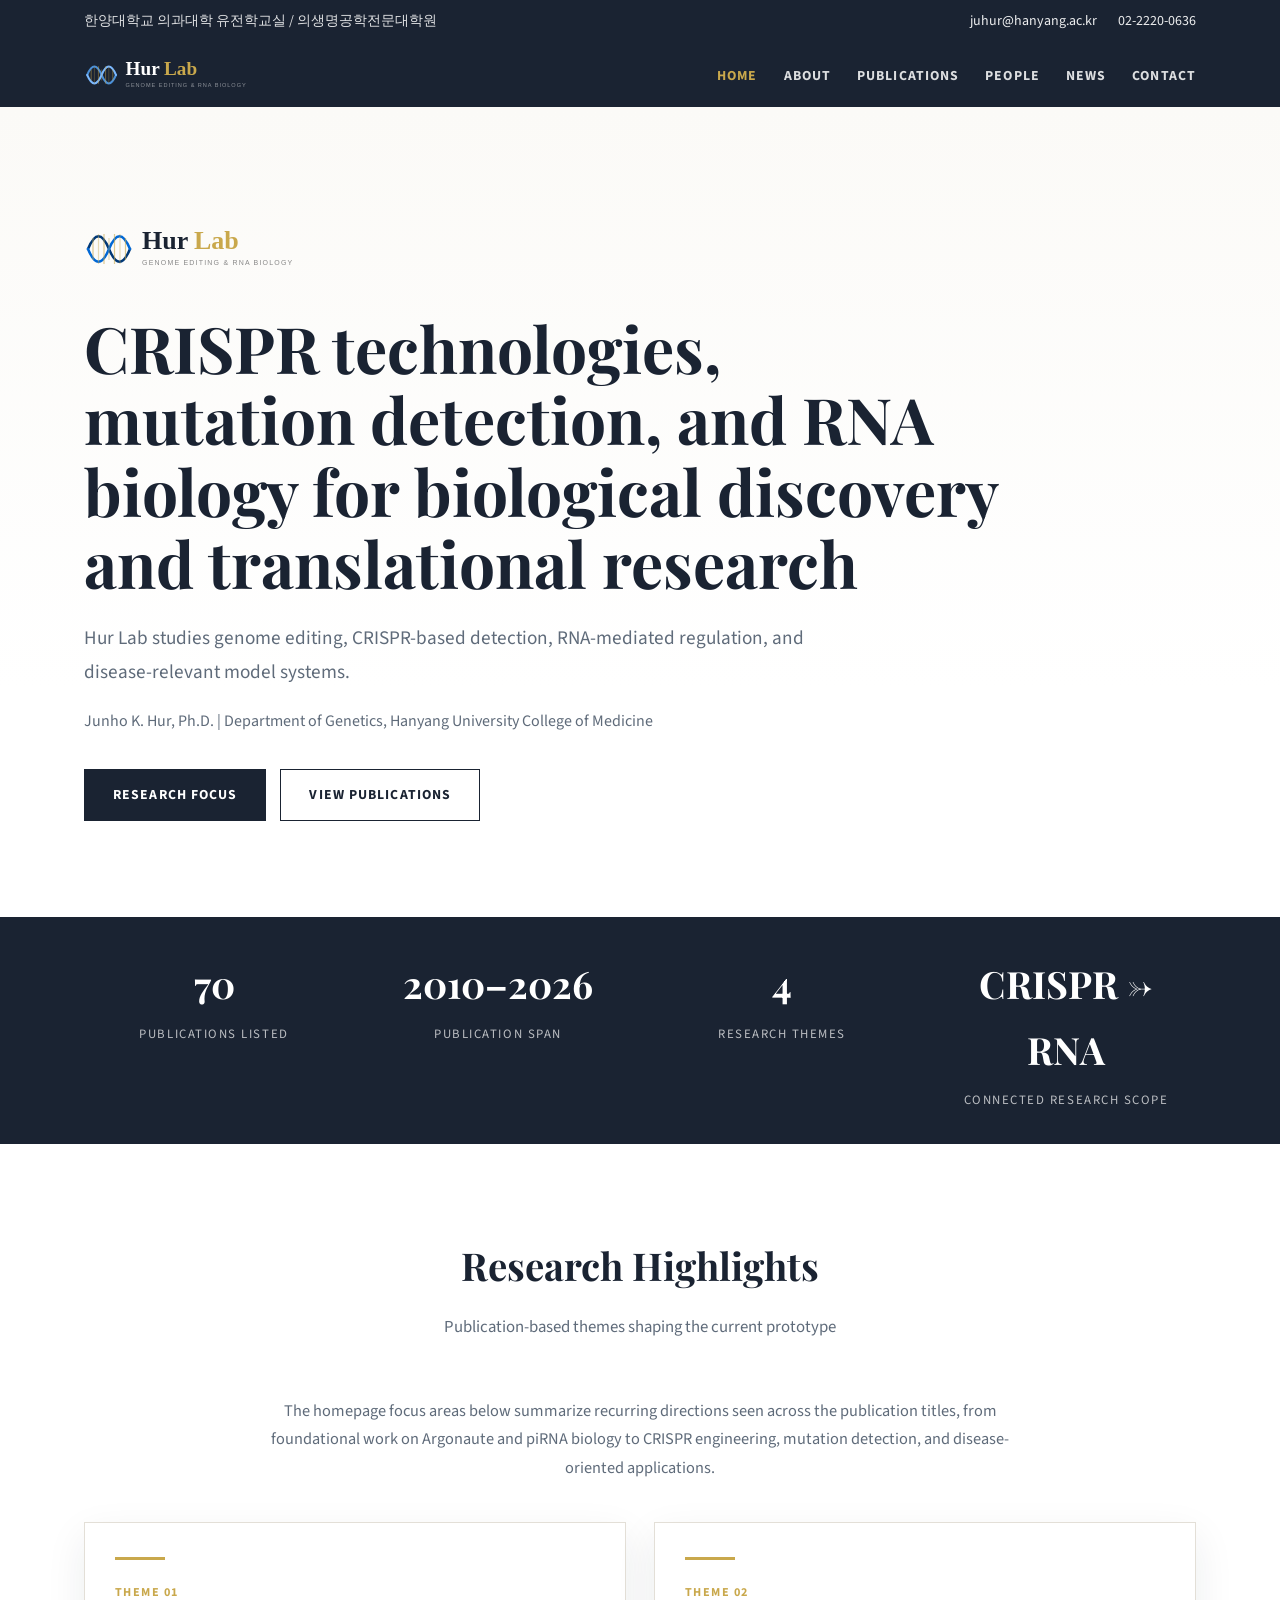
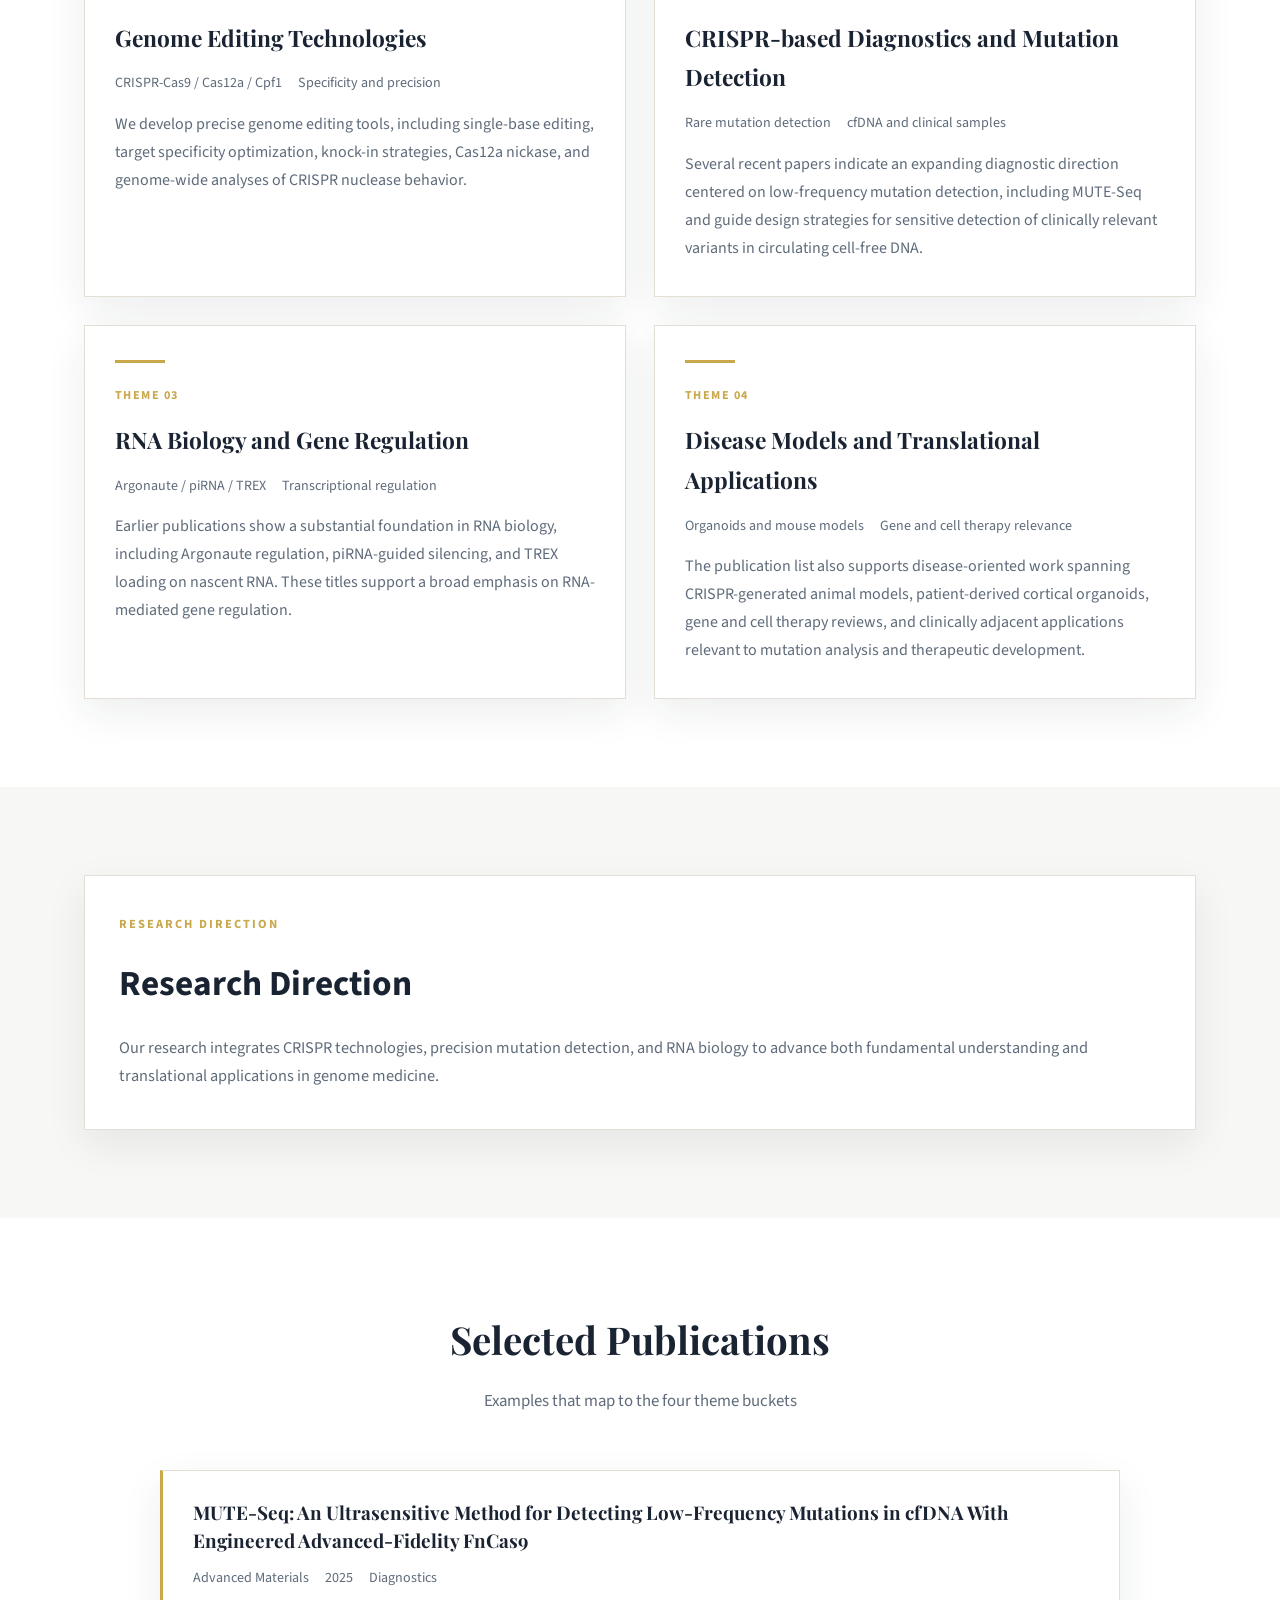
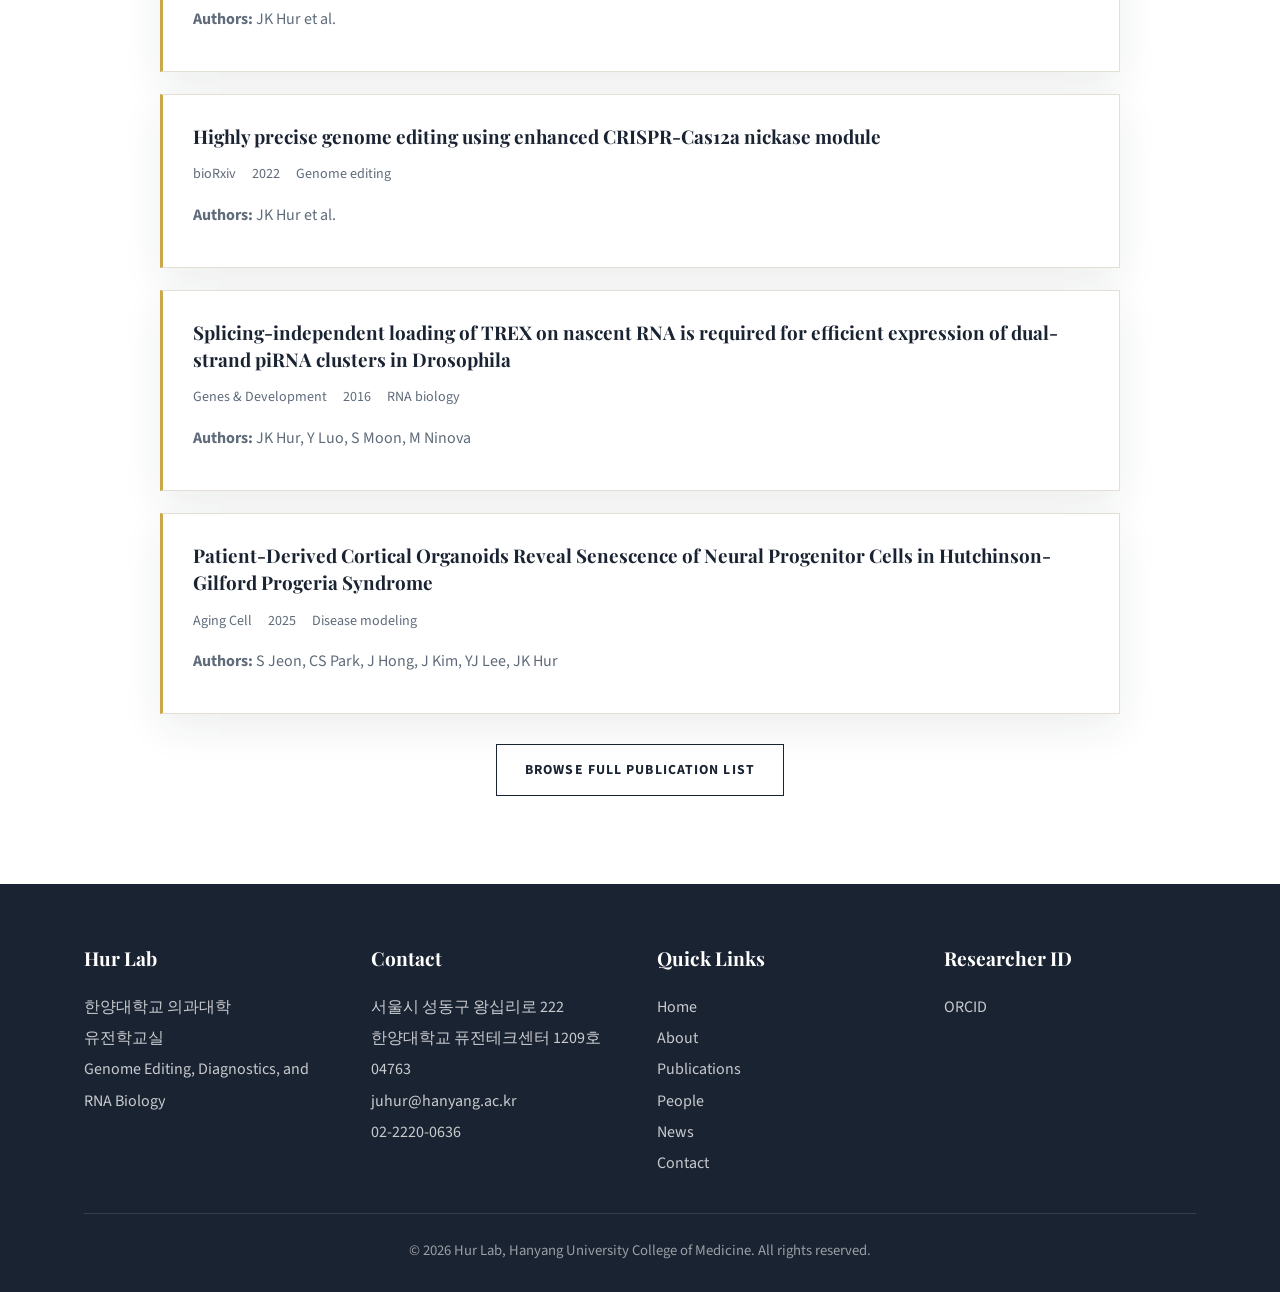
<file: index.html>
<!DOCTYPE html>
<html lang="ko">
<head>
    <meta charset="UTF-8">
    <meta name="viewport" content="width=device-width, initial-scale=1.0">
    <title>Hur Lab | Hanyang University College of Medicine</title>
    
    <!-- SEO Meta Tags -->
    <meta name="description" content="Hur Lab at Hanyang University College of Medicine. Research in CRISPR genome editing, RNA biology, gene regulation, and disease modeling. Led by Prof. Junho Hur.">
    <meta name="keywords" content="Hur Lab, Hanyang University, CRISPR, genome editing, RNA biology, gene regulation, 허준호, 한양대학교, 유전학교실">
    <meta name="author" content="Hur Lab, Hanyang University">
    <meta name="robots" content="index, follow">
    
    <!-- Open Graph (Facebook/LinkedIn) -->
    <meta property="og:title" content="Hur Lab | Hanyang University College of Medicine">
    <meta property="og:description" content="Hur Lab at Hanyang University College of Medicine. Research in CRISPR genome editing, RNA biology, gene regulation, and disease modeling. Led by Prof. Junho Hur.">
    <meta property="og:type" content="website">
    <meta property="og:url" content="https://thehurlab.github.io/index.html">
    
    <!-- Twitter Card -->
    <meta name="twitter:card" content="summary">
    <meta name="twitter:title" content="Hur Lab | Hanyang University College of Medicine">
    <meta name="twitter:description" content="Hur Lab at Hanyang University College of Medicine. Research in CRISPR genome editing, RNA biology, gene regulation, and disease modeling. Led by Prof. Junho Hur.">
    <link rel="stylesheet" href="style.css">
</head>
<body>
    <header>
        <div class="header-top">
            <div class="container">
                <div>한양대학교 의과대학 유전학교실 / 의생명공학전문대학원</div>
                <div>
                    <a href="mailto:juhur@hanyang.ac.kr">juhur@hanyang.ac.kr</a>
                    <a href="tel:02-2220-0636">02-2220-0636</a>
                </div>
            </div>
        </div>
        <nav>
            <div class="container">
                <div class="nav-content">
                    <a href="index.html" class="logo">
                        <img src="logo.svg" alt="Hur Lab" style="height:40px;">
                                        </a>
                    <ul class="nav-links">
                        <li><a href="index.html" class="active">Home</a></li>
                        <li><a href="about.html">About</a></li>
                        <li><a href="publications.html">Publications</a></li>
                        <li><a href="people.html">People</a></li>
                        <li><a href="news.html">News</a></li>
                        <li><a href="contact.html">Contact</a></li>
                    </ul>
                </div>
            </div>
        </nav>
    </header>

    <section class="hero">
        <div class="container">
            <div class="hero-inner">
                <div style="margin-bottom: 24px;"><img src="logo-light.svg" alt="Hur Lab" style="height: 60px;"></div>
                <h1>CRISPR technologies, mutation detection, and RNA biology for biological discovery and translational research</h1>
                <p class="subtitle">Hur Lab studies genome editing, CRISPR-based detection, RNA-mediated regulation, and disease-relevant model systems.</p>
                <p class="affiliation">Junho K. Hur, Ph.D. | Department of Genetics, Hanyang University College of Medicine</p>
                <div class="cta-buttons">
                    <a href="about.html" class="btn btn-primary">Research Focus</a>
                    <a href="publications.html" class="btn btn-outline">View Publications</a>
                </div>
            </div>
        </div>
    </section>

    <section class="stats-bar">
        <div class="container">
            <div class="stat-grid">
                <div class="stat-item">
                    <div class="stat-number">70</div>
                    <div class="stat-label">Publications listed</div>
                </div>
                <div class="stat-item">
                    <div class="stat-number">2010–2026</div>
                    <div class="stat-label">Publication span</div>
                </div>
                <div class="stat-item">
                    <div class="stat-number">4</div>
                    <div class="stat-label">Research themes</div>
                </div>
                <div class="stat-item">
                    <div class="stat-number">CRISPR → RNA</div>
                    <div class="stat-label">Connected research scope</div>
                </div>
            </div>
        </div>
    </section>

    <section>
        <div class="container">
            <div class="section-title">
                <h2>Research Highlights</h2>
                <p>Publication-based themes shaping the current prototype</p>
            </div>
            <div class="section-intro">
                The homepage focus areas below summarize recurring directions seen across the publication titles, from foundational work on Argonaute and piRNA biology to CRISPR engineering, mutation detection, and disease-oriented applications.
            </div>
            <div class="highlights-grid">
                <article class="highlight-card">
                    <div class="highlight-icon"></div>
                    <div class="card-kicker">Theme 01</div>
                    <h3>Genome Editing Technologies</h3>
                    <div class="highlight-meta">
                        <span>CRISPR-Cas9 / Cas12a / Cpf1</span>
                        <span>Specificity and precision</span>
                    </div>
                    <p>We develop precise genome editing tools, including single-base editing, target specificity optimization, knock-in strategies, Cas12a nickase, and genome-wide analyses of CRISPR nuclease behavior.</p>
                </article>

                <article class="highlight-card">
                    <div class="highlight-icon"></div>
                    <div class="card-kicker">Theme 02</div>
                    <h3>CRISPR-based Diagnostics and Mutation Detection</h3>
                    <div class="highlight-meta">
                        <span>Rare mutation detection</span>
                        <span>cfDNA and clinical samples</span>
                    </div>
                    <p>Several recent papers indicate an expanding diagnostic direction centered on low-frequency mutation detection, including MUTE-Seq and guide design strategies for sensitive detection of clinically relevant variants in circulating cell-free DNA.</p>
                </article>

                <article class="highlight-card">
                    <div class="highlight-icon"></div>
                    <div class="card-kicker">Theme 03</div>
                    <h3>RNA Biology and Gene Regulation</h3>
                    <div class="highlight-meta">
                        <span>Argonaute / piRNA / TREX</span>
                        <span>Transcriptional regulation</span>
                    </div>
                    <p>Earlier publications show a substantial foundation in RNA biology, including Argonaute regulation, piRNA-guided silencing, and TREX loading on nascent RNA. These titles support a broad emphasis on RNA-mediated gene regulation.</p>
                </article>

                <article class="highlight-card">
                    <div class="highlight-icon"></div>
                    <div class="card-kicker">Theme 04</div>
                    <h3>Disease Models and Translational Applications</h3>
                    <div class="highlight-meta">
                        <span>Organoids and mouse models</span>
                        <span>Gene and cell therapy relevance</span>
                    </div>
                    <p>The publication list also supports disease-oriented work spanning CRISPR-generated animal models, patient-derived cortical organoids, gene and cell therapy reviews, and clinically adjacent applications relevant to mutation analysis and therapeutic development.</p>
                </article>
            </div>
        </div>
    </section>

    <section class="section-light">
        <div class="container">
            <div class="overview-box">
                <div class="eyebrow">Research Direction</div>
                <h2 style="font-size:2.2rem; color: var(--navy); margin-bottom: 18px;">Research Direction</h2>
                <p>Our research integrates CRISPR technologies, precision mutation detection, and RNA biology to advance both fundamental understanding and translational applications in genome medicine.</p>
            </div>
        </div>
    </section>

    <section>
        <div class="container">
            <div class="section-title">
                <h2>Selected Publications</h2>
                <p>Examples that map to the four theme buckets</p>
            </div>
            <div class="pub-list">
                <div class="pub-item">
                    <h3>MUTE-Seq: An Ultrasensitive Method for Detecting Low-Frequency Mutations in cfDNA With Engineered Advanced-Fidelity FnCas9</h3>
                    <div class="pub-meta">
                        <span>Advanced Materials</span>
                        <span>2025</span>
                        <span>Diagnostics</span>
                    </div>
                    <p class="pub-authors"><strong>Authors:</strong> JK Hur et al.</p>
                </div>
                <div class="pub-item">
                    <h3>Highly precise genome editing using enhanced CRISPR-Cas12a nickase module</h3>
                    <div class="pub-meta">
                        <span>bioRxiv</span>
                        <span>2022</span>
                        <span>Genome editing</span>
                    </div>
                    <p class="pub-authors"><strong>Authors:</strong> JK Hur et al.</p>
                </div>
                <div class="pub-item">
                    <h3>Splicing-independent loading of TREX on nascent RNA is required for efficient expression of dual-strand piRNA clusters in Drosophila</h3>
                    <div class="pub-meta">
                        <span>Genes &amp; Development</span>
                        <span>2016</span>
                        <span>RNA biology</span>
                    </div>
                    <p class="pub-authors"><strong>Authors:</strong> JK Hur, Y Luo, S Moon, M Ninova</p>
                </div>
                <div class="pub-item">
                    <h3>Patient-Derived Cortical Organoids Reveal Senescence of Neural Progenitor Cells in Hutchinson-Gilford Progeria Syndrome</h3>
                    <div class="pub-meta">
                        <span>Aging Cell</span>
                        <span>2025</span>
                        <span>Disease modeling</span>
                    </div>
                    <p class="pub-authors"><strong>Authors:</strong> S Jeon, CS Park, J Hong, J Kim, YJ Lee, JK Hur</p>
                </div>
            </div>
            <div style="text-align:center; margin-top: 30px;">
                <a href="publications.html" class="btn btn-outline">Browse Full Publication List</a>
            </div>
        </div>
    </section>

    <footer>
        <div class="container">
            <div class="footer-content">
                <div class="footer-section">
                    <h3>Hur Lab</h3>
                    <p>한양대학교 의과대학<br>
                    유전학교실<br>
                    Genome Editing, Diagnostics, and RNA Biology</p>
                </div>
                <div class="footer-section">
                    <h3>Contact</h3>
                    <p>서울시 성동구 왕십리로 222<br>
                    한양대학교 퓨전테크센터 1209호<br>
                    04763</p>
                    <a href="mailto:juhur@hanyang.ac.kr">juhur@hanyang.ac.kr</a>
                    <a href="tel:02-2220-0636">02-2220-0636</a>
                </div>
                <div class="footer-section">
                    <h3>Quick Links</h3>
                    <a href="index.html">Home</a>
                    <a href="about.html">About</a>
                    <a href="publications.html">Publications</a>
                    <a href="people.html">People</a>
                    <a href="news.html">News</a>
                    <a href="contact.html">Contact</a>
                </div>
                <div class="footer-section">
                    <h3>Researcher ID</h3>
                    <a href="https://orcid.org/0000-0003-3794-1149" target="_blank">ORCID</a>
                </div>
            </div>
            <div class="footer-bottom">
                <p>© 2026 Hur Lab, Hanyang University College of Medicine. All rights reserved.</p>
            </div>
        </div>
    </footer>
</body>
</html>
</file>
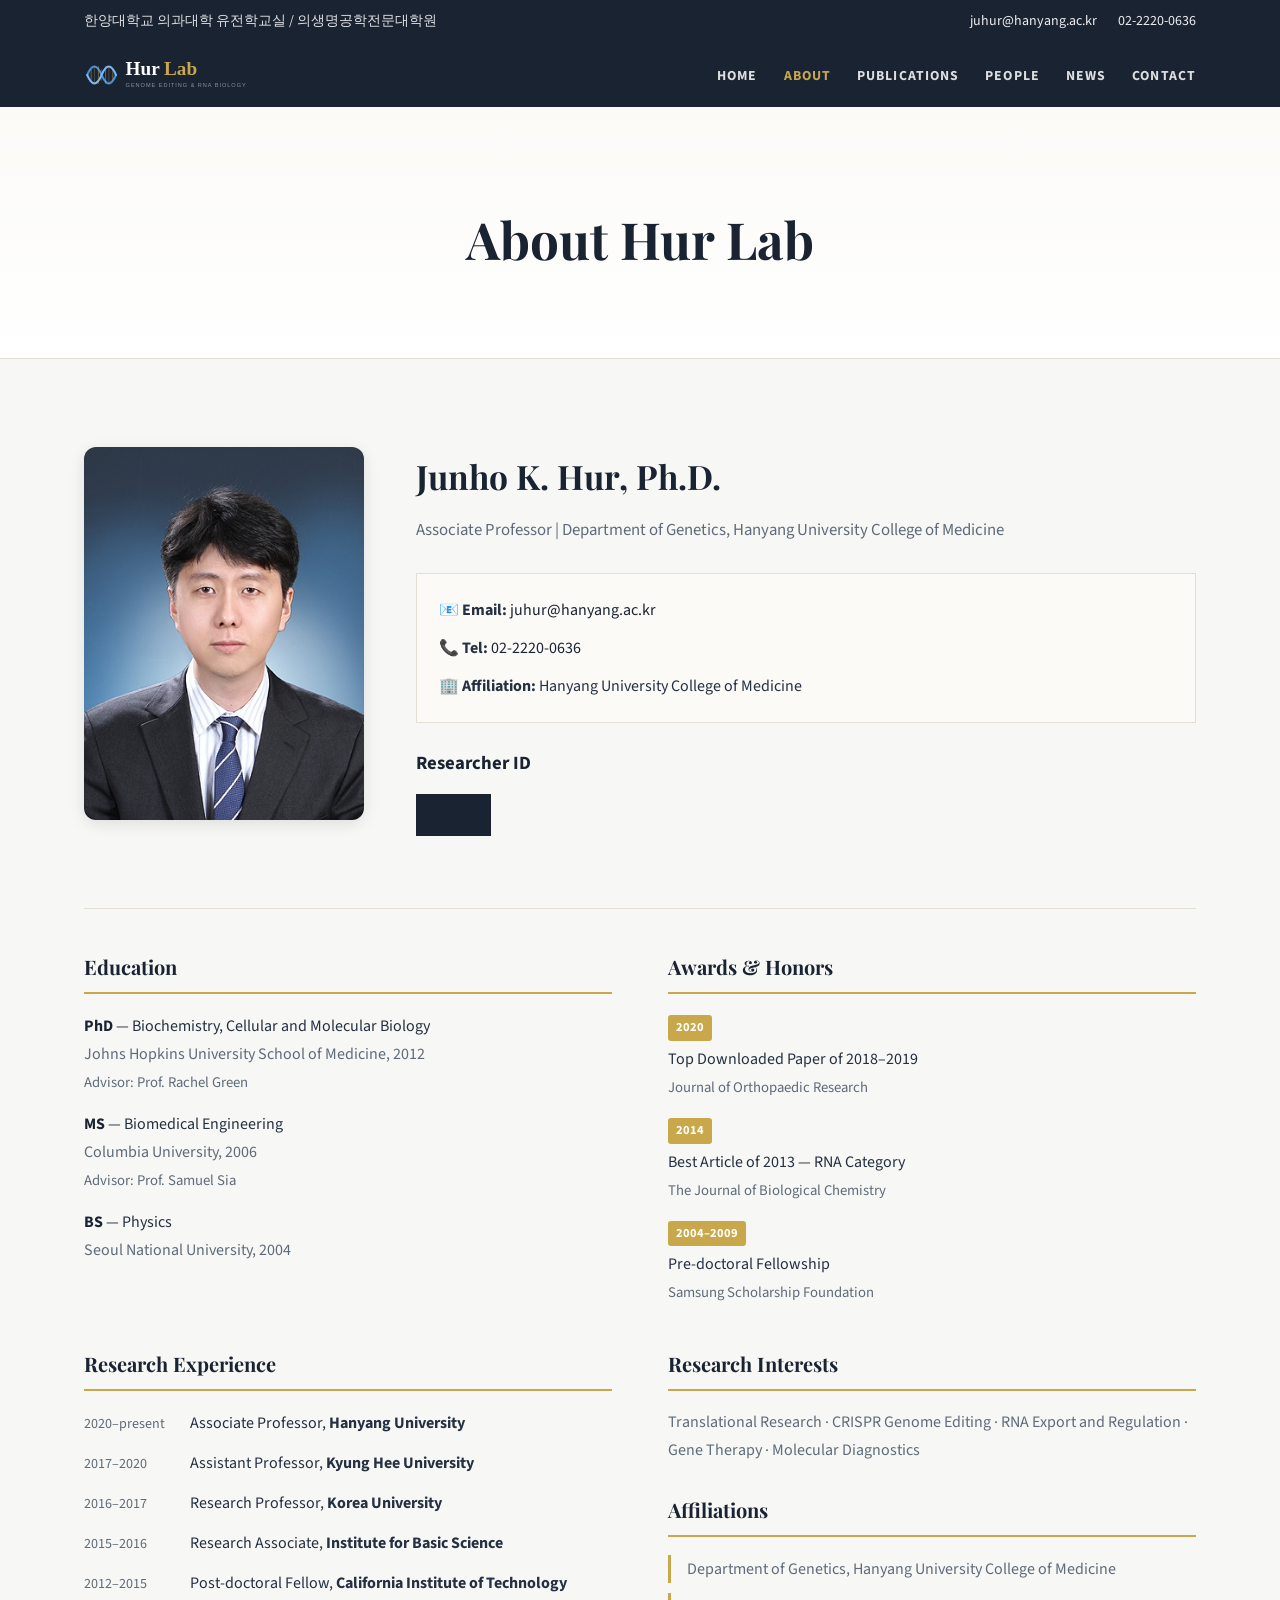
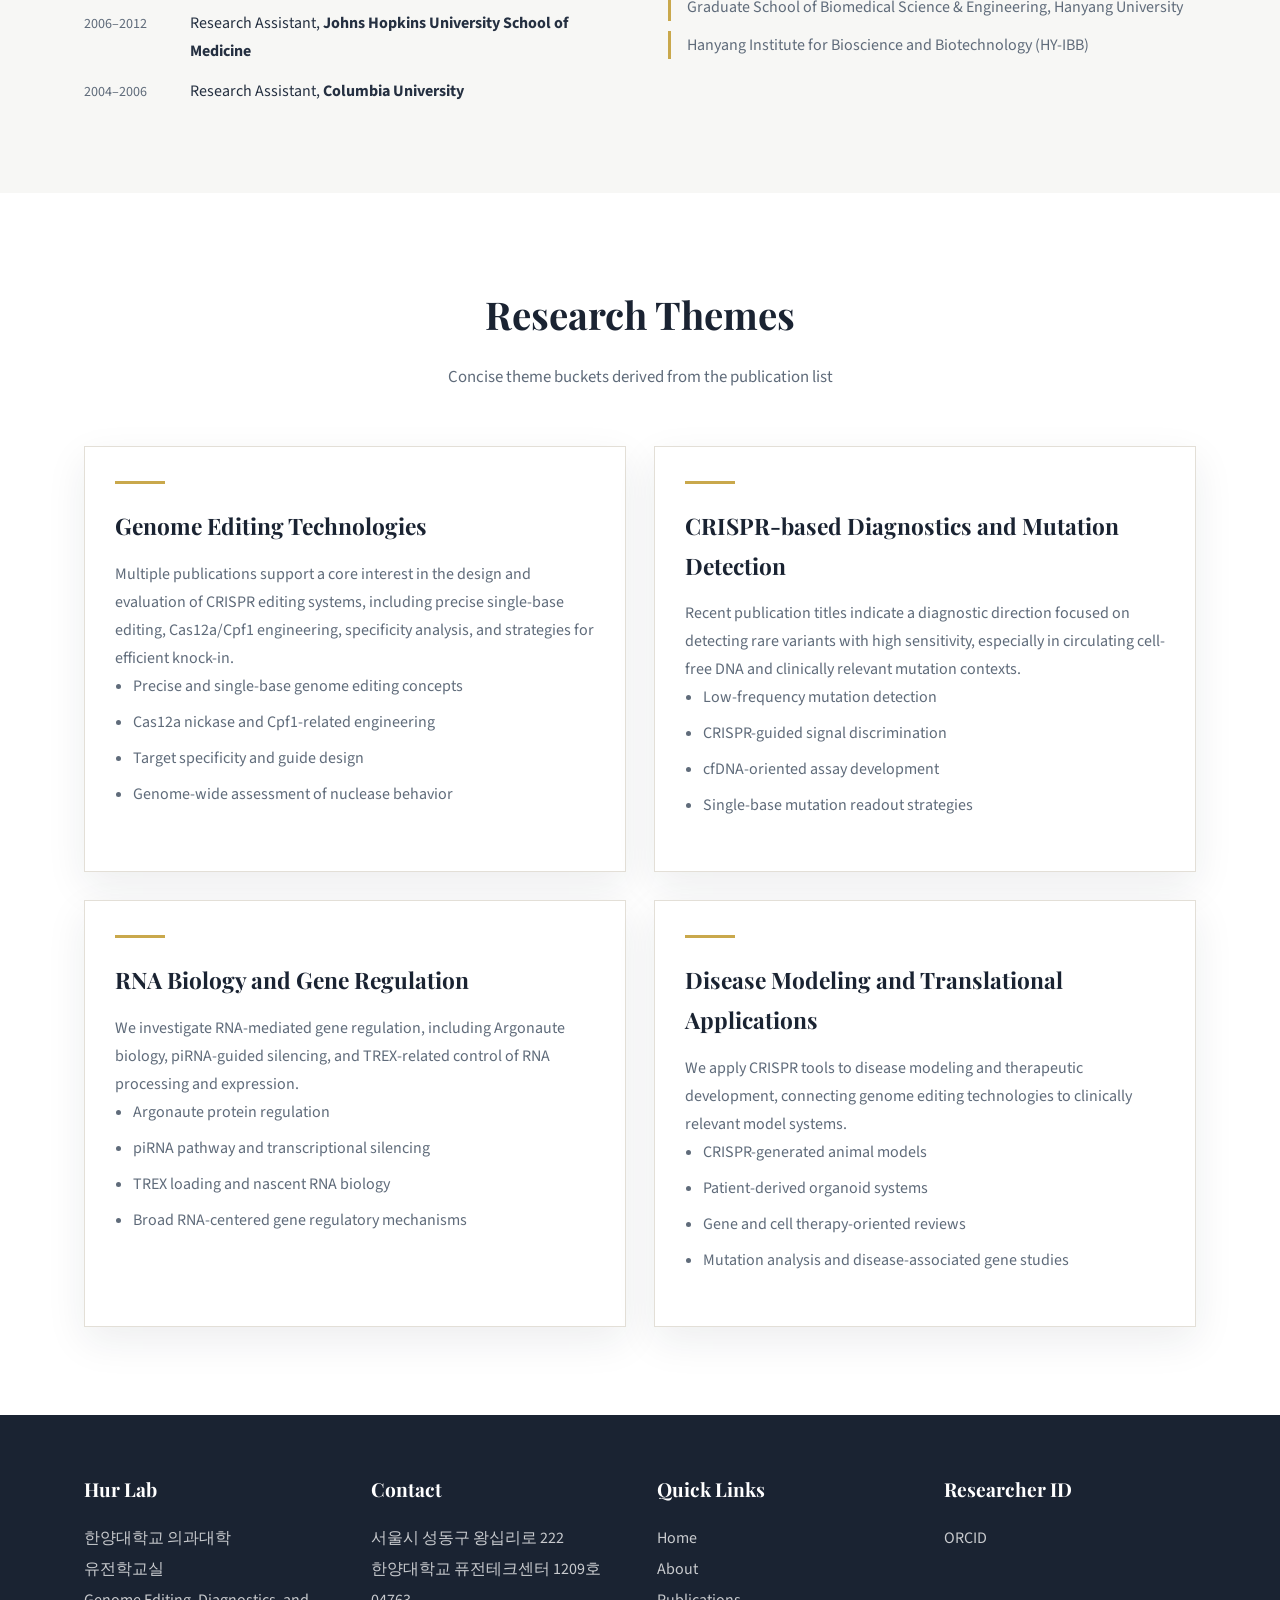
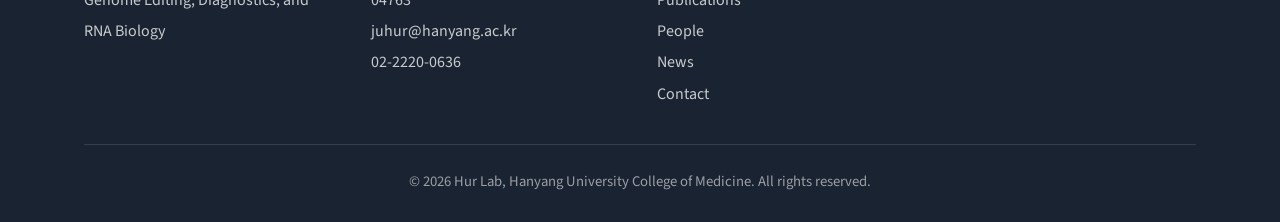
<file: about.html>
<!DOCTYPE html>
<html lang="ko">
<head>
    <meta charset="UTF-8">
    <meta name="viewport" content="width=device-width, initial-scale=1.0">
    <title>About | Hur Lab - Hanyang University</title>
    
    <!-- SEO Meta Tags -->
    <meta name="description" content="Research themes of Hur Lab: Genome Editing Technologies, CRISPR Diagnostics, RNA Biology, and Disease Modeling. Department of Genetics, Hanyang University College of Medicine.">
    <meta name="keywords" content="Hur Lab research, CRISPR engineering, mutation detection, RNA regulation, disease modeling, 한양대학교 의과대학">
    <meta name="author" content="Hur Lab, Hanyang University">
    <meta name="robots" content="index, follow">
    
    <!-- Open Graph (Facebook/LinkedIn) -->
    <meta property="og:title" content="About | Hur Lab - Hanyang University">
    <meta property="og:description" content="Research themes of Hur Lab: Genome Editing Technologies, CRISPR Diagnostics, RNA Biology, and Disease Modeling. Department of Genetics, Hanyang University College of Medicine.">
    <meta property="og:type" content="website">
    <meta property="og:url" content="https://thehurlab.github.io/about.html">
    
    <!-- Twitter Card -->
    <meta name="twitter:card" content="summary">
    <meta name="twitter:title" content="About | Hur Lab - Hanyang University">
    <meta name="twitter:description" content="Research themes of Hur Lab: Genome Editing Technologies, CRISPR Diagnostics, RNA Biology, and Disease Modeling. Department of Genetics, Hanyang University College of Medicine.">
    <link rel="stylesheet" href="style.css">
</head>
<body>
    <header>
        <div class="header-top">
            <div class="container">
                <div>한양대학교 의과대학 유전학교실 / 의생명공학전문대학원</div>
                <div>
                    <a href="mailto:juhur@hanyang.ac.kr">juhur@hanyang.ac.kr</a>
                    <a href="tel:02-2220-0636">02-2220-0636</a>
                </div>
            </div>
        </div>
        <nav>
            <div class="container">
                <div class="nav-content">
                    <a href="index.html" class="logo">
                        <img src="logo.svg" alt="Hur Lab" style="height:40px;">
                                        </a>
                    <ul class="nav-links">
                        <li><a href="index.html">Home</a></li>
                        <li><a href="about.html" class="active">About</a></li>
                        <li><a href="publications.html">Publications</a></li>
                        <li><a href="people.html">People</a></li>
                        <li><a href="news.html">News</a></li>
                        <li><a href="contact.html">Contact</a></li>
                    </ul>
                </div>
            </div>
        </nav>
    </header>

    <section class="page-header">
        <div class="container">
            
            <h1>About Hur Lab</h1>

        </div>
    </section>

    <section class="section-light">
        <div class="container">
            <div class="pi-profile">
                <div class="pi-image">
                    <img src="hurlab_pi_photo.png" alt="Prof. Junho K. Hur" style="width:100%; max-width:280px; border-radius:12px; box-shadow: 0 4px 16px rgba(0,0,0,0.1);">
                </div>
                <div class="pi-info">
                    <h2>Junho K. Hur, Ph.D.</h2>
                    <p class="pi-title">Associate Professor | Department of Genetics, Hanyang University College of Medicine</p>

                    <div class="contact-info">
                        <p><strong>📧 Email:</strong> <a href="mailto:juhur@hanyang.ac.kr">juhur@hanyang.ac.kr</a></p>
                        <p><strong>📞 Tel:</strong> <a href="tel:02-2220-0636">02-2220-0636</a></p>
                        <p><strong>🏢 Affiliation:</strong> Hanyang University College of Medicine</p>
                    </div>

                    <div class="researcher-ids">
                        <h3>Researcher ID</h3>
                        <p>
                            <a href="https://orcid.org/0000-0003-3794-1149" target="_blank" class="btn btn-small">ORCID</a>
                        </p>
                    </div>

                </div>
            </div>

            <!-- CV Detail sections -->
            <div style="margin-top: 48px; border-top: 1px solid var(--border); padding-top: 40px;">

                <div style="display: grid; grid-template-columns: 1fr 1fr; gap: 40px 56px;">

                    <!-- Education -->
                    <div>
                        <h3 style="font-family:'Playfair Display',serif; color:var(--navy); font-size:1.25rem; margin-bottom:18px; padding-bottom:8px; border-bottom:2px solid var(--gold);">Education</h3>
                        <ul style="list-style:none; padding:0; margin:0;">
                            <li style="margin-bottom:14px;">
                                <strong style="color:var(--navy);">PhD</strong> — Biochemistry, Cellular and Molecular Biology<br>
                                <span style="color:var(--text-gray);">Johns Hopkins University School of Medicine, 2012</span><br>
                                <span style="color:var(--text-gray); font-size:0.92rem;">Advisor: Prof. Rachel Green</span>
                            </li>
                            <li style="margin-bottom:14px;">
                                <strong style="color:var(--navy);">MS</strong> — Biomedical Engineering<br>
                                <span style="color:var(--text-gray);">Columbia University, 2006</span><br>
                                <span style="color:var(--text-gray); font-size:0.92rem;">Advisor: Prof. Samuel Sia</span>
                            </li>
                            <li>
                                <strong style="color:var(--navy);">BS</strong> — Physics<br>
                                <span style="color:var(--text-gray);">Seoul National University, 2004</span>
                            </li>
                        </ul>
                    </div>

                    <!-- Awards -->
                    <div>
                        <h3 style="font-family:'Playfair Display',serif; color:var(--navy); font-size:1.25rem; margin-bottom:18px; padding-bottom:8px; border-bottom:2px solid var(--gold);">Awards &amp; Honors</h3>
                        <ul style="list-style:none; padding:0; margin:0;">
                            <li style="margin-bottom:14px;">
                                <span style="display:inline-block; background:var(--gold); color:#fff; font-size:0.78rem; font-weight:700; padding:2px 8px; border-radius:3px; margin-bottom:4px;">2020</span><br>
                                Top Downloaded Paper of 2018–2019<br>
                                <span style="color:var(--text-gray); font-size:0.92rem;">Journal of Orthopaedic Research</span>
                            </li>
                            <li style="margin-bottom:14px;">
                                <span style="display:inline-block; background:var(--gold); color:#fff; font-size:0.78rem; font-weight:700; padding:2px 8px; border-radius:3px; margin-bottom:4px;">2014</span><br>
                                Best Article of 2013 — RNA Category<br>
                                <span style="color:var(--text-gray); font-size:0.92rem;">The Journal of Biological Chemistry</span>
                            </li>
                            <li>
                                <span style="display:inline-block; background:var(--gold); color:#fff; font-size:0.78rem; font-weight:700; padding:2px 8px; border-radius:3px; margin-bottom:4px;">2004–2009</span><br>
                                Pre-doctoral Fellowship<br>
                                <span style="color:var(--text-gray); font-size:0.92rem;">Samsung Scholarship Foundation</span>
                            </li>
                        </ul>
                    </div>

                    <!-- Research Experience -->
                    <div>
                        <h3 style="font-family:'Playfair Display',serif; color:var(--navy); font-size:1.25rem; margin-bottom:18px; padding-bottom:8px; border-bottom:2px solid var(--gold);">Research Experience</h3>
                        <ul style="list-style:none; padding:0; margin:0;">
                            <li style="margin-bottom:12px; display:flex; gap:16px; align-items:baseline;">
                                <span style="color:var(--text-gray); font-size:0.88rem; white-space:nowrap; min-width:90px;">2020–present</span>
                                <span>Associate Professor, <strong>Hanyang University</strong></span>
                            </li>
                            <li style="margin-bottom:12px; display:flex; gap:16px; align-items:baseline;">
                                <span style="color:var(--text-gray); font-size:0.88rem; white-space:nowrap; min-width:90px;">2017–2020</span>
                                <span>Assistant Professor, <strong>Kyung Hee University</strong></span>
                            </li>
                            <li style="margin-bottom:12px; display:flex; gap:16px; align-items:baseline;">
                                <span style="color:var(--text-gray); font-size:0.88rem; white-space:nowrap; min-width:90px;">2016–2017</span>
                                <span>Research Professor, <strong>Korea University</strong></span>
                            </li>
                            <li style="margin-bottom:12px; display:flex; gap:16px; align-items:baseline;">
                                <span style="color:var(--text-gray); font-size:0.88rem; white-space:nowrap; min-width:90px;">2015–2016</span>
                                <span>Research Associate, <strong>Institute for Basic Science</strong></span>
                            </li>
                            <li style="margin-bottom:12px; display:flex; gap:16px; align-items:baseline;">
                                <span style="color:var(--text-gray); font-size:0.88rem; white-space:nowrap; min-width:90px;">2012–2015</span>
                                <span>Post-doctoral Fellow, <strong>California Institute of Technology</strong></span>
                            </li>
                            <li style="margin-bottom:12px; display:flex; gap:16px; align-items:baseline;">
                                <span style="color:var(--text-gray); font-size:0.88rem; white-space:nowrap; min-width:90px;">2006–2012</span>
                                <span>Research Assistant, <strong>Johns Hopkins University School of Medicine</strong></span>
                            </li>
                            <li style="display:flex; gap:16px; align-items:baseline;">
                                <span style="color:var(--text-gray); font-size:0.88rem; white-space:nowrap; min-width:90px;">2004–2006</span>
                                <span>Research Assistant, <strong>Columbia University</strong></span>
                            </li>
                        </ul>
                    </div>

                    <!-- Research Interests & Affiliations -->
                    <div>
                        <h3 style="font-family:'Playfair Display',serif; color:var(--navy); font-size:1.25rem; margin-bottom:18px; padding-bottom:8px; border-bottom:2px solid var(--gold);">Research Interests</h3>
                        <p style="color:var(--text-gray); line-height:1.7; margin-bottom:28px;">Translational Research · CRISPR Genome Editing · RNA Export and Regulation · Gene Therapy · Molecular Diagnostics</p>

                        <h3 style="font-family:'Playfair Display',serif; color:var(--navy); font-size:1.25rem; margin-bottom:18px; padding-bottom:8px; border-bottom:2px solid var(--gold);">Affiliations</h3>
                        <ul style="list-style:none; padding:0; margin:0;">
                            <li style="margin-bottom:10px; padding-left:16px; border-left:3px solid var(--gold); color:var(--text-gray);">Department of Genetics, Hanyang University College of Medicine</li>
                            <li style="margin-bottom:10px; padding-left:16px; border-left:3px solid var(--gold); color:var(--text-gray);">Graduate School of Biomedical Science &amp; Engineering, Hanyang University</li>
                            <li style="padding-left:16px; border-left:3px solid var(--gold); color:var(--text-gray);">Hanyang Institute for Bioscience and Biotechnology (HY-IBB)</li>
                        </ul>
                    </div>

                </div>
            </div>

        </div>
    </section>

    <section>
        <div class="container">
            <div class="section-title">
                <h2>Research Themes</h2>
                <p>Concise theme buckets derived from the publication list</p>
            </div>
            <div class="research-areas">
                <article class="research-area">
                    <div class="area-icon"></div>
                    <h3>Genome Editing Technologies</h3>
                    <p>Multiple publications support a core interest in the design and evaluation of CRISPR editing systems, including precise single-base editing, Cas12a/Cpf1 engineering, specificity analysis, and strategies for efficient knock-in.</p>
                    <ul>
                        <li>Precise and single-base genome editing concepts</li>
                        <li>Cas12a nickase and Cpf1-related engineering</li>
                        <li>Target specificity and guide design</li>
                        <li>Genome-wide assessment of nuclease behavior</li>
                    </ul>
                </article>

                <article class="research-area">
                    <div class="area-icon"></div>
                    <h3>CRISPR-based Diagnostics and Mutation Detection</h3>
                    <p>Recent publication titles indicate a diagnostic direction focused on detecting rare variants with high sensitivity, especially in circulating cell-free DNA and clinically relevant mutation contexts.</p>
                    <ul>
                        <li>Low-frequency mutation detection</li>
                        <li>CRISPR-guided signal discrimination</li>
                        <li>cfDNA-oriented assay development</li>
                        <li>Single-base mutation readout strategies</li>
                    </ul>
                </article>

                <article class="research-area">
                    <div class="area-icon"></div>
                    <h3>RNA Biology and Gene Regulation</h3>
                    <p>We investigate RNA-mediated gene regulation, including Argonaute biology, piRNA-guided silencing, and TREX-related control of RNA processing and expression.</p>
                    <ul>
                        <li>Argonaute protein regulation</li>
                        <li>piRNA pathway and transcriptional silencing</li>
                        <li>TREX loading and nascent RNA biology</li>
                        <li>Broad RNA-centered gene regulatory mechanisms</li>
                    </ul>
                </article>

                <article class="research-area">
                    <div class="area-icon"></div>
                    <h3>Disease Modeling and Translational Applications</h3>
                    <p>We apply CRISPR tools to disease modeling and therapeutic development, connecting genome editing technologies to clinically relevant model systems.</p>
                    <ul>
                        <li>CRISPR-generated animal models</li>
                        <li>Patient-derived organoid systems</li>
                        <li>Gene and cell therapy-oriented reviews</li>
                        <li>Mutation analysis and disease-associated gene studies</li>
                    </ul>
                </article>
            </div>
        </div>
    </section>

    <footer>
        <div class="container">
            <div class="footer-content">
                <div class="footer-section">
                    <h3>Hur Lab</h3>
                    <p>한양대학교 의과대학<br>
                    유전학교실<br>
                    Genome Editing, Diagnostics, and RNA Biology</p>
                </div>
                <div class="footer-section">
                    <h3>Contact</h3>
                    <p>서울시 성동구 왕십리로 222<br>
                    한양대학교 퓨전테크센터 1209호<br>
                    04763</p>
                    <a href="mailto:juhur@hanyang.ac.kr">juhur@hanyang.ac.kr</a>
                    <a href="tel:02-2220-0636">02-2220-0636</a>
                </div>
                <div class="footer-section">
                    <h3>Quick Links</h3>
                    <a href="index.html">Home</a>
                    <a href="about.html">About</a>
                    <a href="publications.html">Publications</a>
                    <a href="people.html">People</a>
                    <a href="news.html">News</a>
                    <a href="contact.html">Contact</a>
                </div>
                <div class="footer-section">
                    <h3>Researcher ID</h3>
                    <a href="https://orcid.org/0000-0003-3794-1149" target="_blank">ORCID</a>
                </div>
            </div>
            <div class="footer-bottom">
                <p>© 2026 Hur Lab, Hanyang University College of Medicine. All rights reserved.</p>
            </div>
        </div>
    </footer>
</body>
</html>
</file>
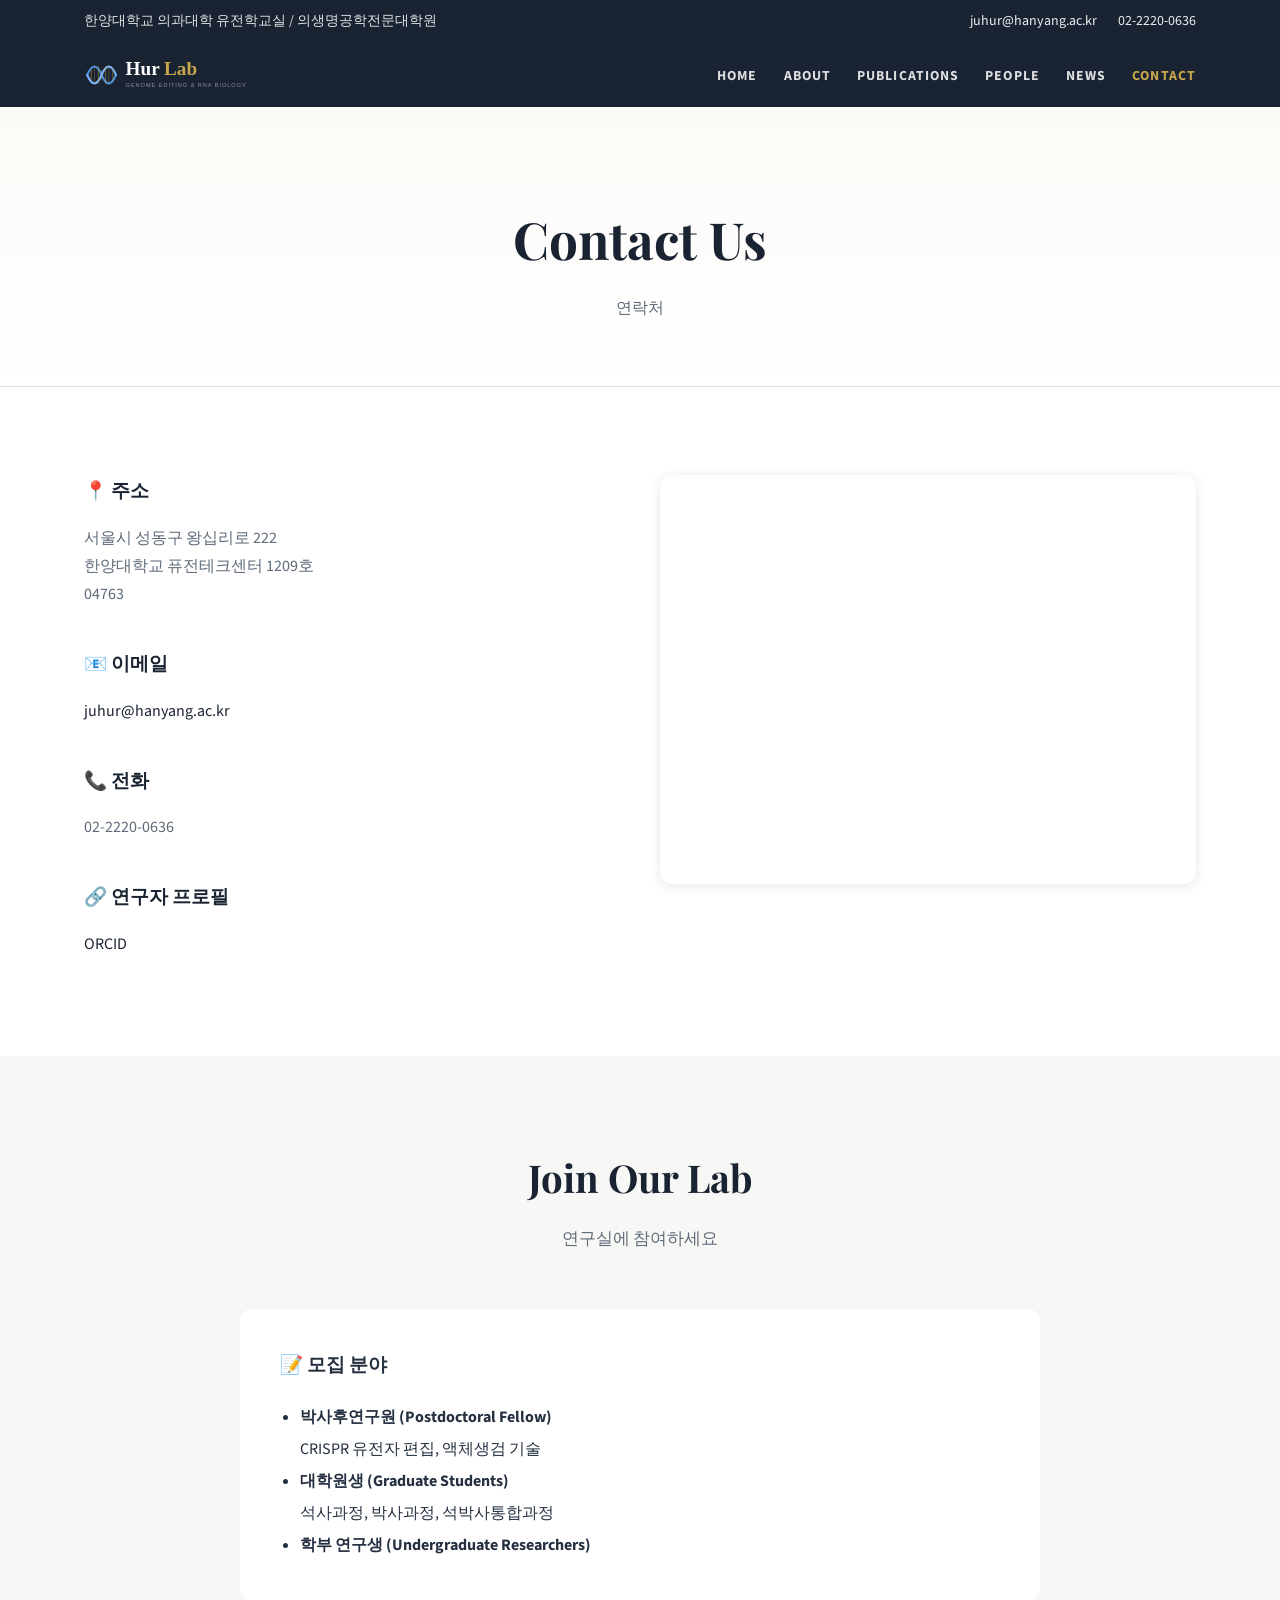
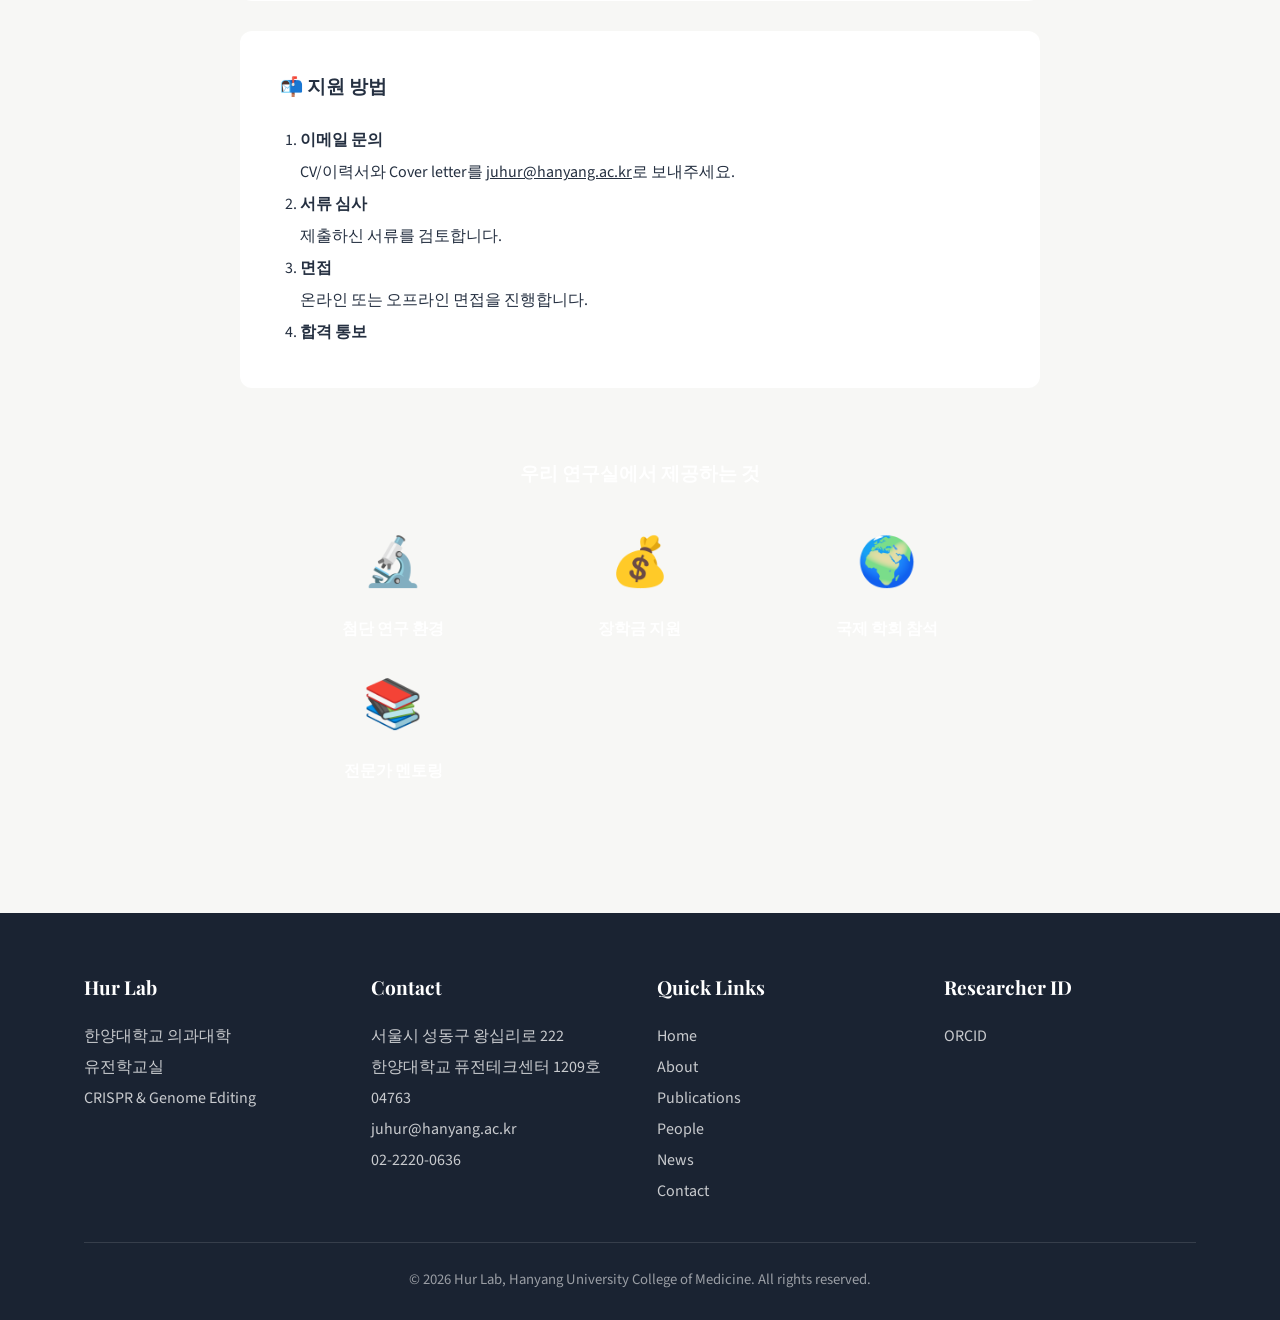
<file: contact.html>
<!DOCTYPE html>
<html lang="ko">
<head>
    <meta charset="UTF-8">
    <meta name="viewport" content="width=device-width, initial-scale=1.0">
    <title>Contact | Hur Lab - Hanyang University</title>
    
    <!-- SEO Meta Tags -->
    <meta name="description" content="Contact Hur Lab at Hanyang University College of Medicine. Address: FusionTech Center, Seoul. Email: juhur@hanyang.ac.kr">
    <meta name="keywords" content="Hur Lab contact, Hanyang University, 한양대학교 유전학교실 연락처">
    <meta name="author" content="Hur Lab, Hanyang University">
    <meta name="robots" content="index, follow">
    
    <!-- Open Graph (Facebook/LinkedIn) -->
    <meta property="og:title" content="Contact | Hur Lab - Hanyang University">
    <meta property="og:description" content="Contact Hur Lab at Hanyang University College of Medicine. Address: FusionTech Center, Seoul. Email: juhur@hanyang.ac.kr">
    <meta property="og:type" content="website">
    <meta property="og:url" content="https://thehurlab.github.io/contact.html">
    
    <!-- Twitter Card -->
    <meta name="twitter:card" content="summary">
    <meta name="twitter:title" content="Contact | Hur Lab - Hanyang University">
    <meta name="twitter:description" content="Contact Hur Lab at Hanyang University College of Medicine. Address: FusionTech Center, Seoul. Email: juhur@hanyang.ac.kr">
    <link rel="stylesheet" href="style.css">
</head>
<body>
    <!-- Header -->
    <header>
        <div class="header-top">
            <div class="container">
                <div>한양대학교 의과대학 유전학교실 / 의생명공학전문대학원</div>
                <div>
                    <a href="mailto:juhur@hanyang.ac.kr">juhur@hanyang.ac.kr</a>
                    <a href="tel:02-2220-0636">02-2220-0636</a>
                </div>
            </div>
        </div>
        <nav>
            <div class="container">
                <div class="nav-content">
                    <a href="index.html" class="logo">
                        <img src="logo.svg" alt="Hur Lab" style="height:40px;">
                                        </a>
                    <ul class="nav-links">
                        <li><a href="index.html">Home</a></li>
                        <li><a href="about.html">About</a></li>
                        <li><a href="publications.html">Publications</a></li>
                        <li><a href="people.html">People</a></li>
                        <li><a href="news.html">News</a></li>
                        <li><a href="contact.html" class="active">Contact</a></li>
                    </ul>
                </div>
            </div>
        </nav>
    </header>

    <!-- Page Header -->
    <section class="page-header">
        <div class="container">
            <h1>Contact Us</h1>
            <p>연락처</p>
        </div>
    </section>

    <!-- Contact Information -->
    <section>
        <div class="container">
            <div class="contact-grid">
                <div class="contact-info-section">
                    <h3>📍 주소</h3>
                    <p>
                        서울시 성동구 왕십리로 222<br>
                        한양대학교 퓨전테크센터 1209호<br>
                        04763
                    </p>

                    <h3 style="margin-top: 40px;">📧 이메일</h3>
                    <p>
                        <a href="mailto:juhur@hanyang.ac.kr">juhur@hanyang.ac.kr</a>
                    </p>

                    <h3 style="margin-top: 40px;">📞 전화</h3>
                    <p>
                        02-2220-0636
                    </p>

                    <h3 style="margin-top: 40px;">🔗 연구자 프로필</h3>
                    <p>
                        <a href="https://orcid.org/0000-0003-3794-1149" target="_blank">ORCID</a><br>
                    </p>
                </div>

                <div>
                    <div style="border-radius: 12px; overflow: hidden; box-shadow: 0 2px 12px rgba(0,0,0,0.1);">
                        <iframe src="https://maps.google.com/maps?q=37.55737,127.04455&z=17&output=embed" width="100%" height="400" style="border:0;" allowfullscreen="" loading="lazy"></iframe>
                    </div>
                </div>
            </div>
        </div>
    </section>

    <!-- Join Us Section -->
    <section class="section-light">
        <div class="container">
            <div class="section-title">
                <h2>Join Our Lab</h2>
                <p>연구실에 참여하세요</p>
            </div>

            <div style="max-width: 800px; margin: 0 auto;">
                <div style="background: var(--white); padding: 40px; border-radius: 12px; margin-bottom: 30px;">
                    <h3 style="color: var(--hanyang-blue); margin-bottom: 20px;">📝 모집 분야</h3>
                    <ul style="line-height: 2; margin-left: 20px;">
                        <li><strong>박사후연구원 (Postdoctoral Fellow)</strong><br>
                        CRISPR 유전자 편집, 액체생검 기술</li>
                        <li><strong>대학원생 (Graduate Students)</strong><br>
                        석사과정, 박사과정, 석박사통합과정</li>
                        <li><strong>학부 연구생 (Undergraduate Researchers)</strong></li>
                    </ul>
                </div>

                <div style="background: var(--white); padding: 40px; border-radius: 12px; margin-bottom: 30px;">
                    <h3 style="color: var(--hanyang-blue); margin-bottom: 20px;">📬 지원 방법</h3>
                    <ol style="line-height: 2; margin-left: 20px;">
                        <li><strong>이메일 문의</strong><br>
                        CV/이력서와 Cover letter를 <a href="mailto:juhur@hanyang.ac.kr">juhur@hanyang.ac.kr</a>로 보내주세요.</li>
                        <li><strong>서류 심사</strong><br>
                        제출하신 서류를 검토합니다.</li>
                        <li><strong>면접</strong><br>
                        온라인 또는 오프라인 면접을 진행합니다.</li>
                        <li><strong>합격 통보</strong></li>
                    </ol>
                </div>

                <div style="background: linear-gradient(135deg, var(--hanyang-blue), var(--accent-blue)); color: white; padding: 40px; border-radius: 12px; text-align: center;">
                    <h3 style="margin-bottom: 20px;">우리 연구실에서 제공하는 것</h3>
                    <div style="display: grid; grid-template-columns: repeat(auto-fit, minmax(200px, 1fr)); gap: 20px; margin-top: 30px;">
                        <div>
                            <div style="font-size: 48px; margin-bottom: 10px;">🔬</div>
                            <strong>첨단 연구 환경</strong>
                        </div>
                        <div>
                            <div style="font-size: 48px; margin-bottom: 10px;">💰</div>
                            <strong>장학금 지원</strong>
                        </div>
                        <div>
                            <div style="font-size: 48px; margin-bottom: 10px;">🌍</div>
                            <strong>국제 학회 참석</strong>
                        </div>
                        <div>
                            <div style="font-size: 48px; margin-bottom: 10px;">📚</div>
                            <strong>전문가 멘토링</strong>
                        </div>
                    </div>
                </div>
            </div>
        </div>
    </section>

    <!-- Footer -->
    <footer>
        <div class="container">
            <div class="footer-content">
                <div class="footer-section">
                    <h3>Hur Lab</h3>
                    <p>한양대학교 의과대학<br>
                    유전학교실<br>
                    CRISPR & Genome Editing</p>
                </div>
                <div class="footer-section">
                    <h3>Contact</h3>
                    <p>서울시 성동구 왕십리로 222<br>
                    한양대학교 퓨전테크센터 1209호<br>
                    04763</p>
                    <a href="mailto:juhur@hanyang.ac.kr">juhur@hanyang.ac.kr</a>
                    <a href="tel:02-2220-0636">02-2220-0636</a>
                </div>
                <div class="footer-section">
                    <h3>Quick Links</h3>
                    <a href="index.html">Home</a>
                    <a href="about.html">About</a>
                    <a href="publications.html">Publications</a>
                    <a href="people.html">People</a>
                    <a href="news.html">News</a>
                    <a href="contact.html">Contact</a>
                </div>
                <div class="footer-section">
                    <h3>Researcher ID</h3>
                    <a href="https://orcid.org/0000-0003-3794-1149" target="_blank">ORCID</a>
                </div>
            </div>
            <div class="footer-bottom">
                <p>© 2026 Hur Lab, Hanyang University College of Medicine. All rights reserved.</p>
            </div>
        </div>
    </footer>
</body>
</html>
</file>
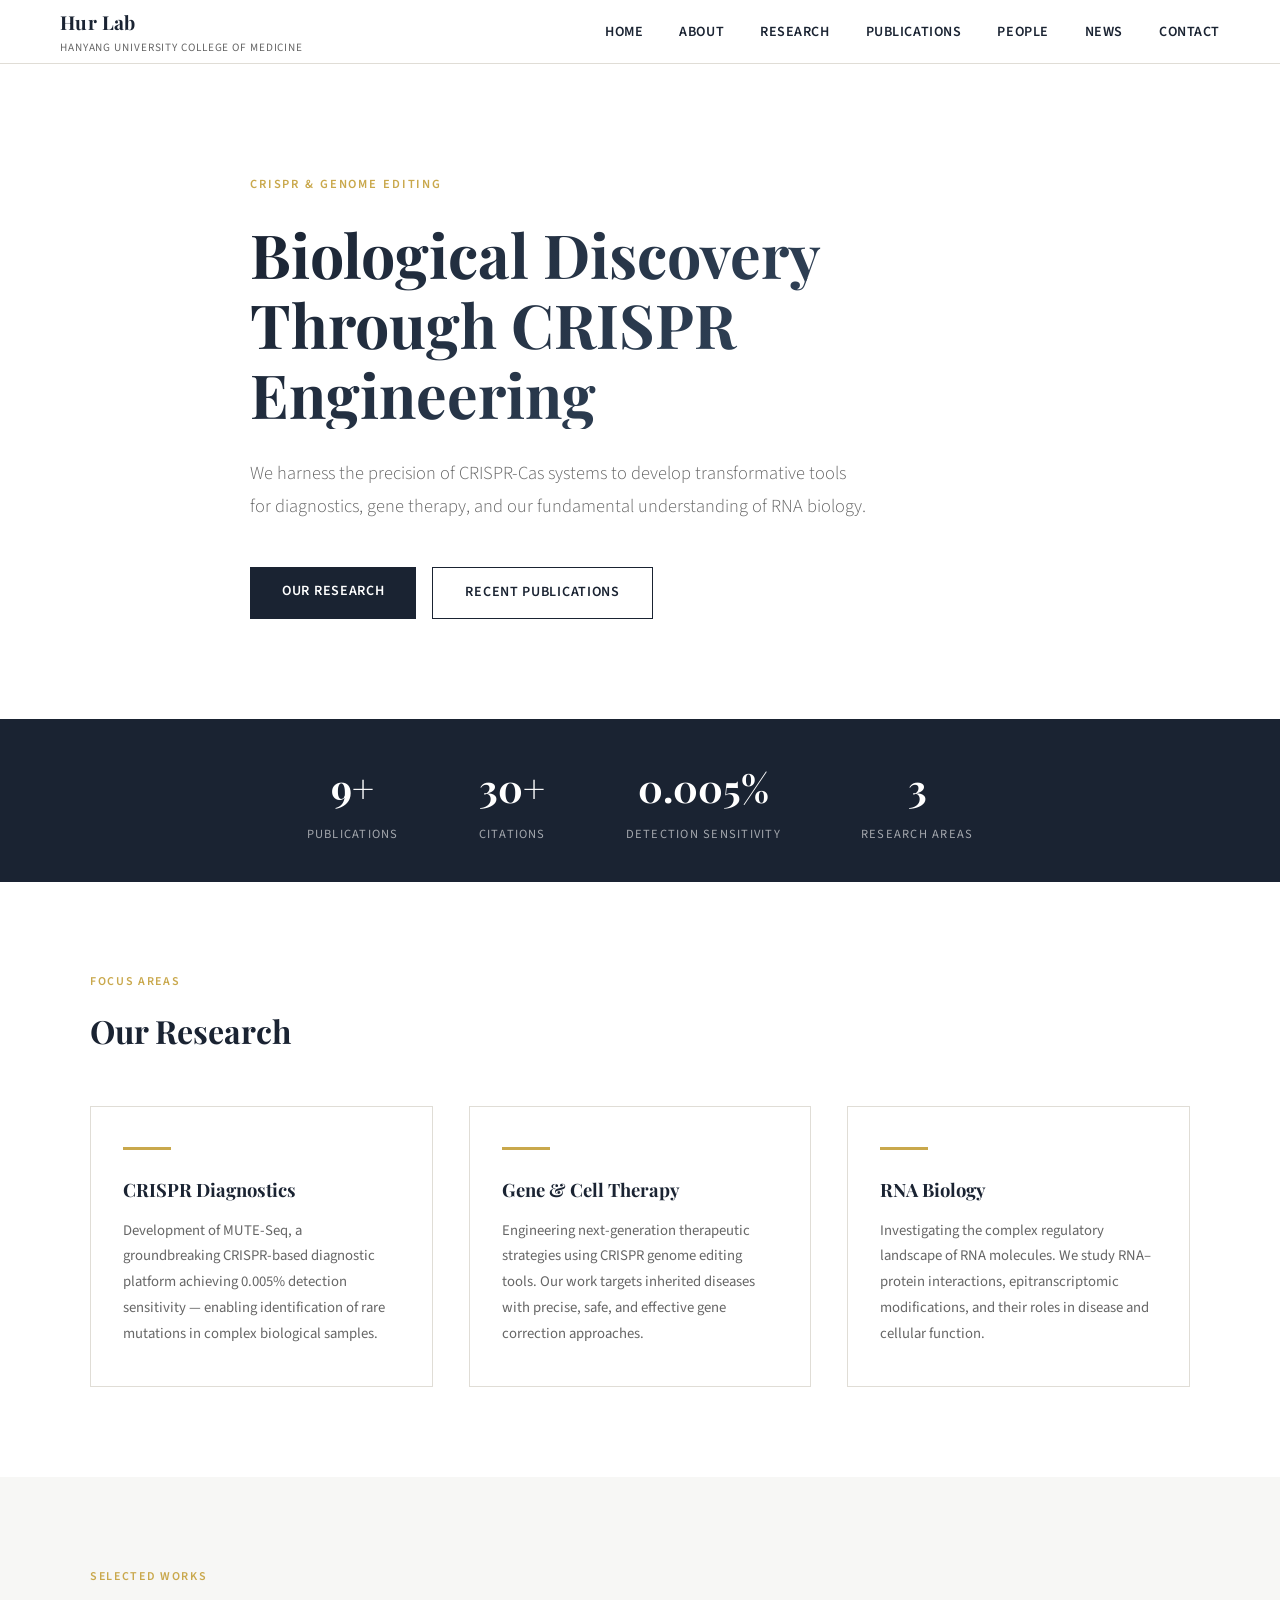
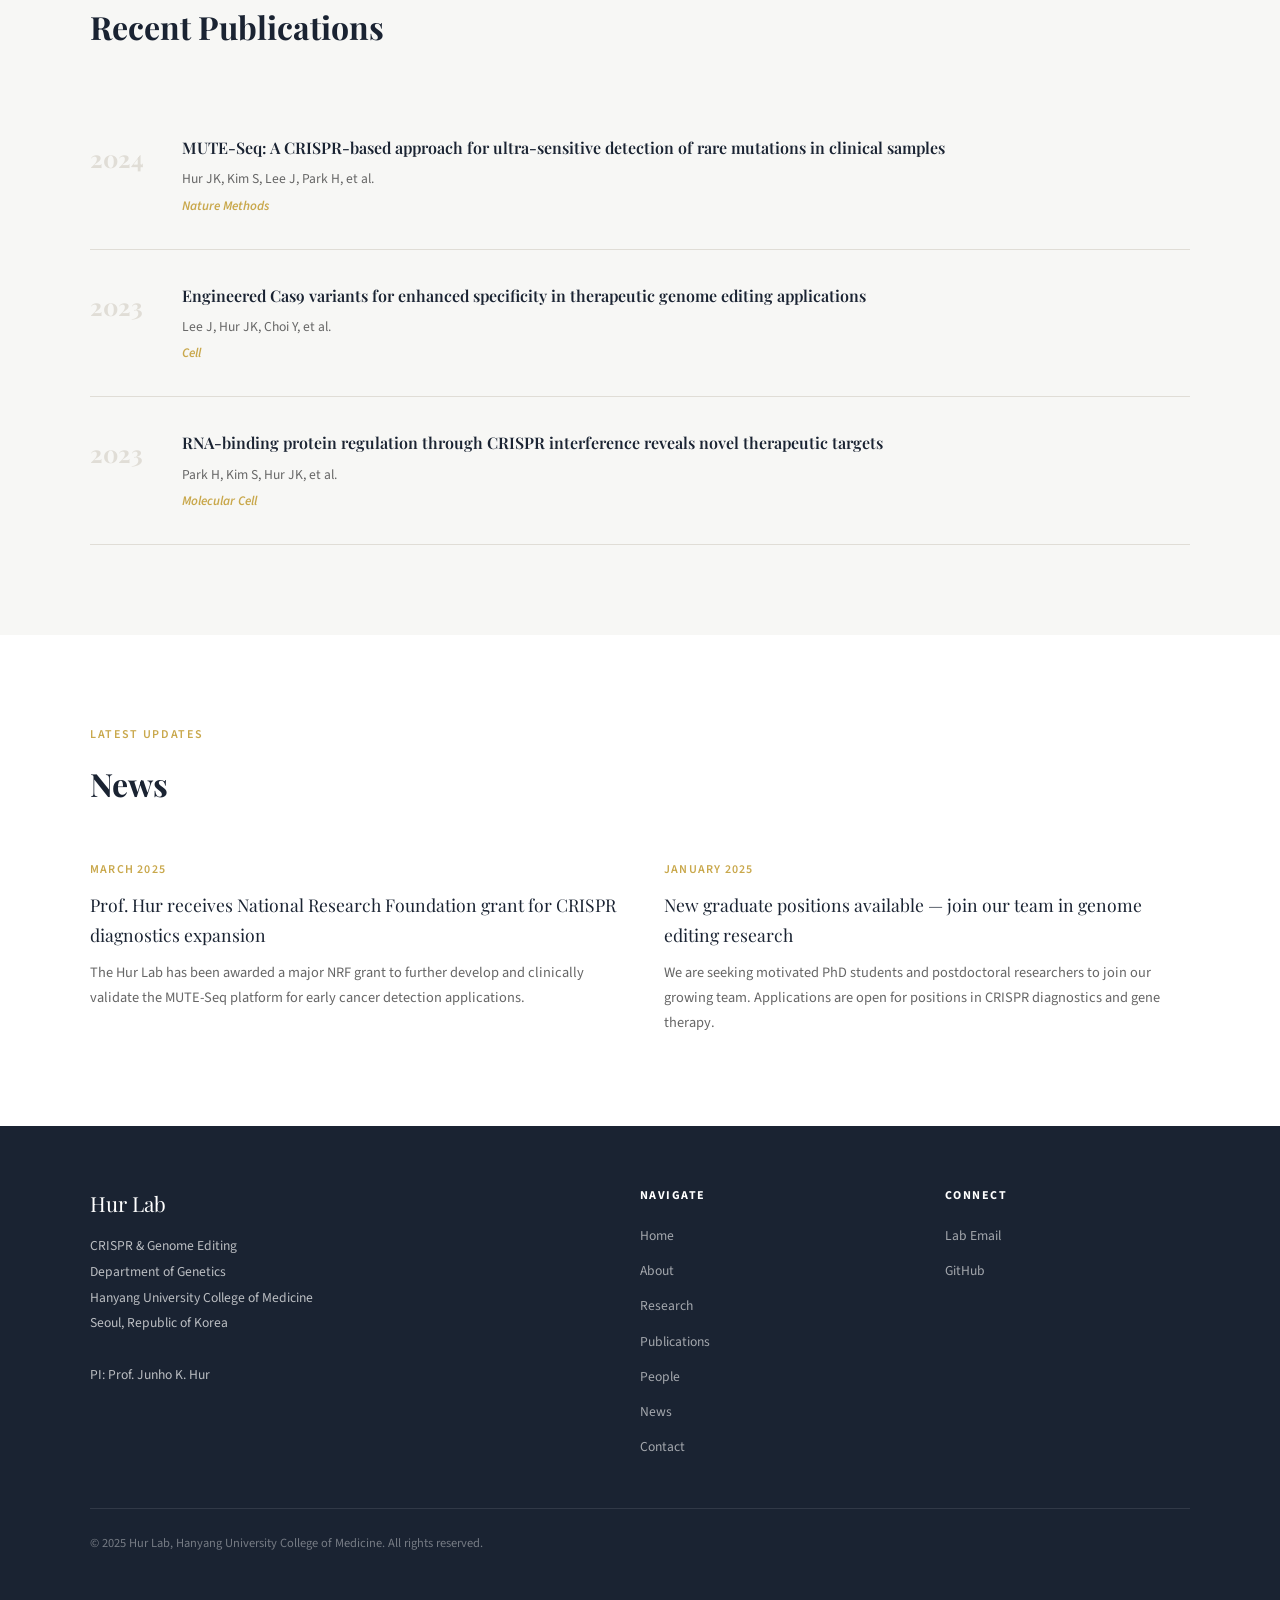
<file: design_A.html>
<!DOCTYPE html>
<html lang="en">
<head>
  <meta charset="UTF-8">
  <meta name="viewport" content="width=device-width, initial-scale=1.0">
  <title>Hur Lab — CRISPR & Genome Editing</title>
  <link href="https://fonts.googleapis.com/css2?family=Playfair+Display:wght@400;600;700&family=Source+Sans+3:wght@300;400;600&display=swap" rel="stylesheet">
  <style>
    *, *::before, *::after { box-sizing: border-box; margin: 0; padding: 0; }

    :root {
      --navy: #1a2332;
      --navy-light: #2c3e55;
      --gold: #c9a84c;
      --gray: #666;
      --light-gray: #f7f7f5;
      --border: #e0ddd6;
    }

    body {
      font-family: 'Source Sans 3', sans-serif;
      color: #333;
      background: #fff;
      line-height: 1.7;
    }

    /* NAV */
    nav {
      position: sticky;
      top: 0;
      z-index: 100;
      background: rgba(255,255,255,0.97);
      border-bottom: 1px solid var(--border);
      padding: 0 60px;
      display: flex;
      align-items: center;
      justify-content: space-between;
      height: 64px;
    }
    .nav-brand {
      font-family: 'Playfair Display', serif;
      font-size: 1.2rem;
      font-weight: 700;
      color: var(--navy);
      letter-spacing: 0.02em;
    }
    .nav-brand span {
      display: block;
      font-family: 'Source Sans 3', sans-serif;
      font-size: 0.7rem;
      font-weight: 400;
      color: var(--gray);
      letter-spacing: 0.08em;
      text-transform: uppercase;
    }
    .nav-links {
      display: flex;
      gap: 36px;
      list-style: none;
    }
    .nav-links a {
      text-decoration: none;
      color: var(--navy);
      font-size: 0.88rem;
      font-weight: 600;
      letter-spacing: 0.04em;
      text-transform: uppercase;
      transition: color 0.2s;
    }
    .nav-links a:hover { color: var(--gold); }

    /* HERO */
    .hero {
      padding: 110px 60px 100px;
      max-width: 900px;
      margin: 0 auto;
    }
    .hero-label {
      font-size: 0.78rem;
      font-weight: 600;
      letter-spacing: 0.15em;
      text-transform: uppercase;
      color: var(--gold);
      margin-bottom: 24px;
    }
    .hero h1 {
      font-family: 'Playfair Display', serif;
      font-size: clamp(2.4rem, 5vw, 3.8rem);
      font-weight: 700;
      line-height: 1.15;
      color: var(--navy);
      margin-bottom: 28px;
      background: linear-gradient(135deg, var(--navy) 0%, #3a5068 100%);
      -webkit-background-clip: text;
      -webkit-text-fill-color: transparent;
      background-clip: text;
    }
    .hero p {
      font-size: 1.15rem;
      color: var(--gray);
      max-width: 620px;
      margin-bottom: 44px;
      font-weight: 300;
      line-height: 1.8;
    }
    .hero-cta {
      display: flex;
      gap: 16px;
      flex-wrap: wrap;
    }
    .btn-primary {
      display: inline-block;
      padding: 13px 32px;
      background: var(--navy);
      color: #fff;
      text-decoration: none;
      font-size: 0.88rem;
      font-weight: 600;
      letter-spacing: 0.05em;
      text-transform: uppercase;
      transition: background 0.2s;
    }
    .btn-primary:hover { background: var(--navy-light); }
    .btn-outline {
      display: inline-block;
      padding: 13px 32px;
      border: 1.5px solid var(--navy);
      color: var(--navy);
      text-decoration: none;
      font-size: 0.88rem;
      font-weight: 600;
      letter-spacing: 0.05em;
      text-transform: uppercase;
      transition: all 0.2s;
    }
    .btn-outline:hover { background: var(--navy); color: #fff; }

    /* STATS BAR */
    .stats-bar {
      background: var(--navy);
      padding: 36px 60px;
      display: flex;
      justify-content: center;
      gap: 80px;
    }
    .stat-item { text-align: center; }
    .stat-num {
      font-family: 'Playfair Display', serif;
      font-size: 2.4rem;
      font-weight: 700;
      color: #fff;
    }
    .stat-label {
      font-size: 0.78rem;
      color: rgba(255,255,255,0.6);
      text-transform: uppercase;
      letter-spacing: 0.1em;
      margin-top: 4px;
    }

    /* SECTION */
    section { padding: 90px 60px; }
    .section-inner { max-width: 1100px; margin: 0 auto; }
    .section-tag {
      font-size: 0.75rem;
      font-weight: 600;
      letter-spacing: 0.14em;
      text-transform: uppercase;
      color: var(--gold);
      margin-bottom: 12px;
    }
    .section-title {
      font-family: 'Playfair Display', serif;
      font-size: 2rem;
      font-weight: 700;
      color: var(--navy);
      margin-bottom: 48px;
    }

    /* RESEARCH CARDS */
    .research-grid {
      display: grid;
      grid-template-columns: repeat(3, 1fr);
      gap: 36px;
    }
    .research-card {
      padding: 40px 32px;
      border: 1px solid var(--border);
      background: #fff;
      transition: box-shadow 0.3s;
    }
    .research-card:hover { box-shadow: 0 8px 32px rgba(26,35,50,0.1); }
    .research-icon {
      width: 48px;
      height: 3px;
      background: var(--gold);
      margin-bottom: 24px;
    }
    .research-card h3 {
      font-family: 'Playfair Display', serif;
      font-size: 1.15rem;
      color: var(--navy);
      margin-bottom: 12px;
    }
    .research-card p {
      font-size: 0.92rem;
      color: var(--gray);
      line-height: 1.75;
    }

    /* PUBLICATIONS */
    .pub-list { display: flex; flex-direction: column; gap: 0; }
    .pub-item {
      padding: 32px 0;
      border-bottom: 1px solid var(--border);
      display: grid;
      grid-template-columns: auto 1fr;
      gap: 32px;
      align-items: start;
    }
    .pub-year {
      font-family: 'Playfair Display', serif;
      font-size: 1.5rem;
      color: var(--border);
      font-weight: 700;
      width: 60px;
      padding-top: 4px;
    }
    .pub-title {
      font-family: 'Playfair Display', serif;
      font-size: 1rem;
      color: var(--navy);
      margin-bottom: 6px;
      font-weight: 600;
    }
    .pub-authors { font-size: 0.85rem; color: var(--gray); margin-bottom: 4px; }
    .pub-journal {
      font-size: 0.82rem;
      color: var(--gold);
      font-weight: 600;
      font-style: italic;
    }

    /* NEWS */
    .news-grid { display: grid; grid-template-columns: 1fr 1fr; gap: 48px; }
    .news-item { }
    .news-date {
      font-size: 0.75rem;
      color: var(--gold);
      text-transform: uppercase;
      letter-spacing: 0.1em;
      font-weight: 600;
      margin-bottom: 10px;
    }
    .news-title {
      font-family: 'Playfair Display', serif;
      font-size: 1.1rem;
      color: var(--navy);
      margin-bottom: 10px;
    }
    .news-body { font-size: 0.9rem; color: var(--gray); line-height: 1.75; }

    /* ALT BG SECTION */
    section.alt { background: var(--light-gray); }

    /* FOOTER */
    footer {
      background: var(--navy);
      color: rgba(255,255,255,0.7);
      padding: 60px;
    }
    .footer-inner {
      max-width: 1100px;
      margin: 0 auto;
      display: grid;
      grid-template-columns: 2fr 1fr 1fr;
      gap: 60px;
    }
    .footer-brand {
      font-family: 'Playfair Display', serif;
      font-size: 1.3rem;
      color: #fff;
      margin-bottom: 12px;
    }
    .footer-info { font-size: 0.85rem; line-height: 1.9; }
    footer h4 {
      color: #fff;
      font-size: 0.75rem;
      letter-spacing: 0.12em;
      text-transform: uppercase;
      margin-bottom: 16px;
      font-family: 'Source Sans 3', sans-serif;
    }
    footer ul { list-style: none; }
    footer ul li { margin-bottom: 8px; }
    footer ul a {
      color: rgba(255,255,255,0.6);
      text-decoration: none;
      font-size: 0.85rem;
      transition: color 0.2s;
    }
    footer ul a:hover { color: #fff; }
    .footer-bottom {
      max-width: 1100px;
      margin: 40px auto 0;
      padding-top: 24px;
      border-top: 1px solid rgba(255,255,255,0.1);
      font-size: 0.78rem;
      color: rgba(255,255,255,0.4);
    }
  </style>
</head>
<body>

<!-- NAV -->
<nav>
  <div class="nav-brand">
    Hur Lab
    <span>Hanyang University College of Medicine</span>
  </div>
  <ul class="nav-links">
    <li><a href="#">Home</a></li>
    <li><a href="#">About</a></li>
    <li><a href="#">Research</a></li>
    <li><a href="#">Publications</a></li>
    <li><a href="#">People</a></li>
    <li><a href="#">News</a></li>
    <li><a href="#">Contact</a></li>
  </ul>
</nav>

<!-- HERO -->
<div class="hero">
  <div class="hero-label">CRISPR & Genome Editing</div>
  <h1>Biological Discovery Through CRISPR Engineering</h1>
  <p>We harness the precision of CRISPR-Cas systems to develop transformative tools for diagnostics, gene therapy, and our fundamental understanding of RNA biology.</p>
  <div class="hero-cta">
    <a href="#" class="btn-primary">Our Research</a>
    <a href="#" class="btn-outline">Recent Publications</a>
  </div>
</div>

<!-- STATS -->
<div class="stats-bar">
  <div class="stat-item">
    <div class="stat-num">9+</div>
    <div class="stat-label">Publications</div>
  </div>
  <div class="stat-item">
    <div class="stat-num">30+</div>
    <div class="stat-label">Citations</div>
  </div>
  <div class="stat-item">
    <div class="stat-num">0.005%</div>
    <div class="stat-label">Detection Sensitivity</div>
  </div>
  <div class="stat-item">
    <div class="stat-num">3</div>
    <div class="stat-label">Research Areas</div>
  </div>
</div>

<!-- RESEARCH -->
<section>
  <div class="section-inner">
    <div class="section-tag">Focus Areas</div>
    <div class="section-title">Our Research</div>
    <div class="research-grid">
      <div class="research-card">
        <div class="research-icon"></div>
        <h3>CRISPR Diagnostics</h3>
        <p>Development of MUTE-Seq, a groundbreaking CRISPR-based diagnostic platform achieving 0.005% detection sensitivity — enabling identification of rare mutations in complex biological samples.</p>
      </div>
      <div class="research-card">
        <div class="research-icon"></div>
        <h3>Gene & Cell Therapy</h3>
        <p>Engineering next-generation therapeutic strategies using CRISPR genome editing tools. Our work targets inherited diseases with precise, safe, and effective gene correction approaches.</p>
      </div>
      <div class="research-card">
        <div class="research-icon"></div>
        <h3>RNA Biology</h3>
        <p>Investigating the complex regulatory landscape of RNA molecules. We study RNA–protein interactions, epitranscriptomic modifications, and their roles in disease and cellular function.</p>
      </div>
    </div>
  </div>
</section>

<!-- PUBLICATIONS -->
<section class="alt">
  <div class="section-inner">
    <div class="section-tag">Selected Works</div>
    <div class="section-title">Recent Publications</div>
    <div class="pub-list">
      <div class="pub-item">
        <div class="pub-year">2024</div>
        <div>
          <div class="pub-title">MUTE-Seq: A CRISPR-based approach for ultra-sensitive detection of rare mutations in clinical samples</div>
          <div class="pub-authors">Hur JK, Kim S, Lee J, Park H, et al.</div>
          <div class="pub-journal">Nature Methods</div>
        </div>
      </div>
      <div class="pub-item">
        <div class="pub-year">2023</div>
        <div>
          <div class="pub-title">Engineered Cas9 variants for enhanced specificity in therapeutic genome editing applications</div>
          <div class="pub-authors">Lee J, Hur JK, Choi Y, et al.</div>
          <div class="pub-journal">Cell</div>
        </div>
      </div>
      <div class="pub-item">
        <div class="pub-year">2023</div>
        <div>
          <div class="pub-title">RNA-binding protein regulation through CRISPR interference reveals novel therapeutic targets</div>
          <div class="pub-authors">Park H, Kim S, Hur JK, et al.</div>
          <div class="pub-journal">Molecular Cell</div>
        </div>
      </div>
    </div>
  </div>
</section>

<!-- NEWS -->
<section>
  <div class="section-inner">
    <div class="section-tag">Latest Updates</div>
    <div class="section-title">News</div>
    <div class="news-grid">
      <div class="news-item">
        <div class="news-date">March 2025</div>
        <div class="news-title">Prof. Hur receives National Research Foundation grant for CRISPR diagnostics expansion</div>
        <div class="news-body">The Hur Lab has been awarded a major NRF grant to further develop and clinically validate the MUTE-Seq platform for early cancer detection applications.</div>
      </div>
      <div class="news-item">
        <div class="news-date">January 2025</div>
        <div class="news-title">New graduate positions available — join our team in genome editing research</div>
        <div class="news-body">We are seeking motivated PhD students and postdoctoral researchers to join our growing team. Applications are open for positions in CRISPR diagnostics and gene therapy.</div>
      </div>
    </div>
  </div>
</section>

<!-- FOOTER -->
<footer>
  <div class="footer-inner">
    <div>
      <div class="footer-brand">Hur Lab</div>
      <div class="footer-info">
        CRISPR & Genome Editing<br>
        Department of Genetics<br>
        Hanyang University College of Medicine<br>
        Seoul, Republic of Korea<br><br>
        PI: Prof. Junho K. Hur
      </div>
    </div>
    <div>
      <h4>Navigate</h4>
      <ul>
        <li><a href="#">Home</a></li>
        <li><a href="#">About</a></li>
        <li><a href="#">Research</a></li>
        <li><a href="#">Publications</a></li>
        <li><a href="#">People</a></li>
        <li><a href="#">News</a></li>
        <li><a href="#">Contact</a></li>
      </ul>
    </div>
    <div>
      <h4>Connect</h4>
      <ul>
        <li><a href="#">Lab Email</a></li>
        <li><a href="#">GitHub</a></li>
      </ul>
    </div>
  </div>
  <div class="footer-bottom">
    © 2025 Hur Lab, Hanyang University College of Medicine. All rights reserved.
  </div>
</footer>

</body>
</html>
</file>
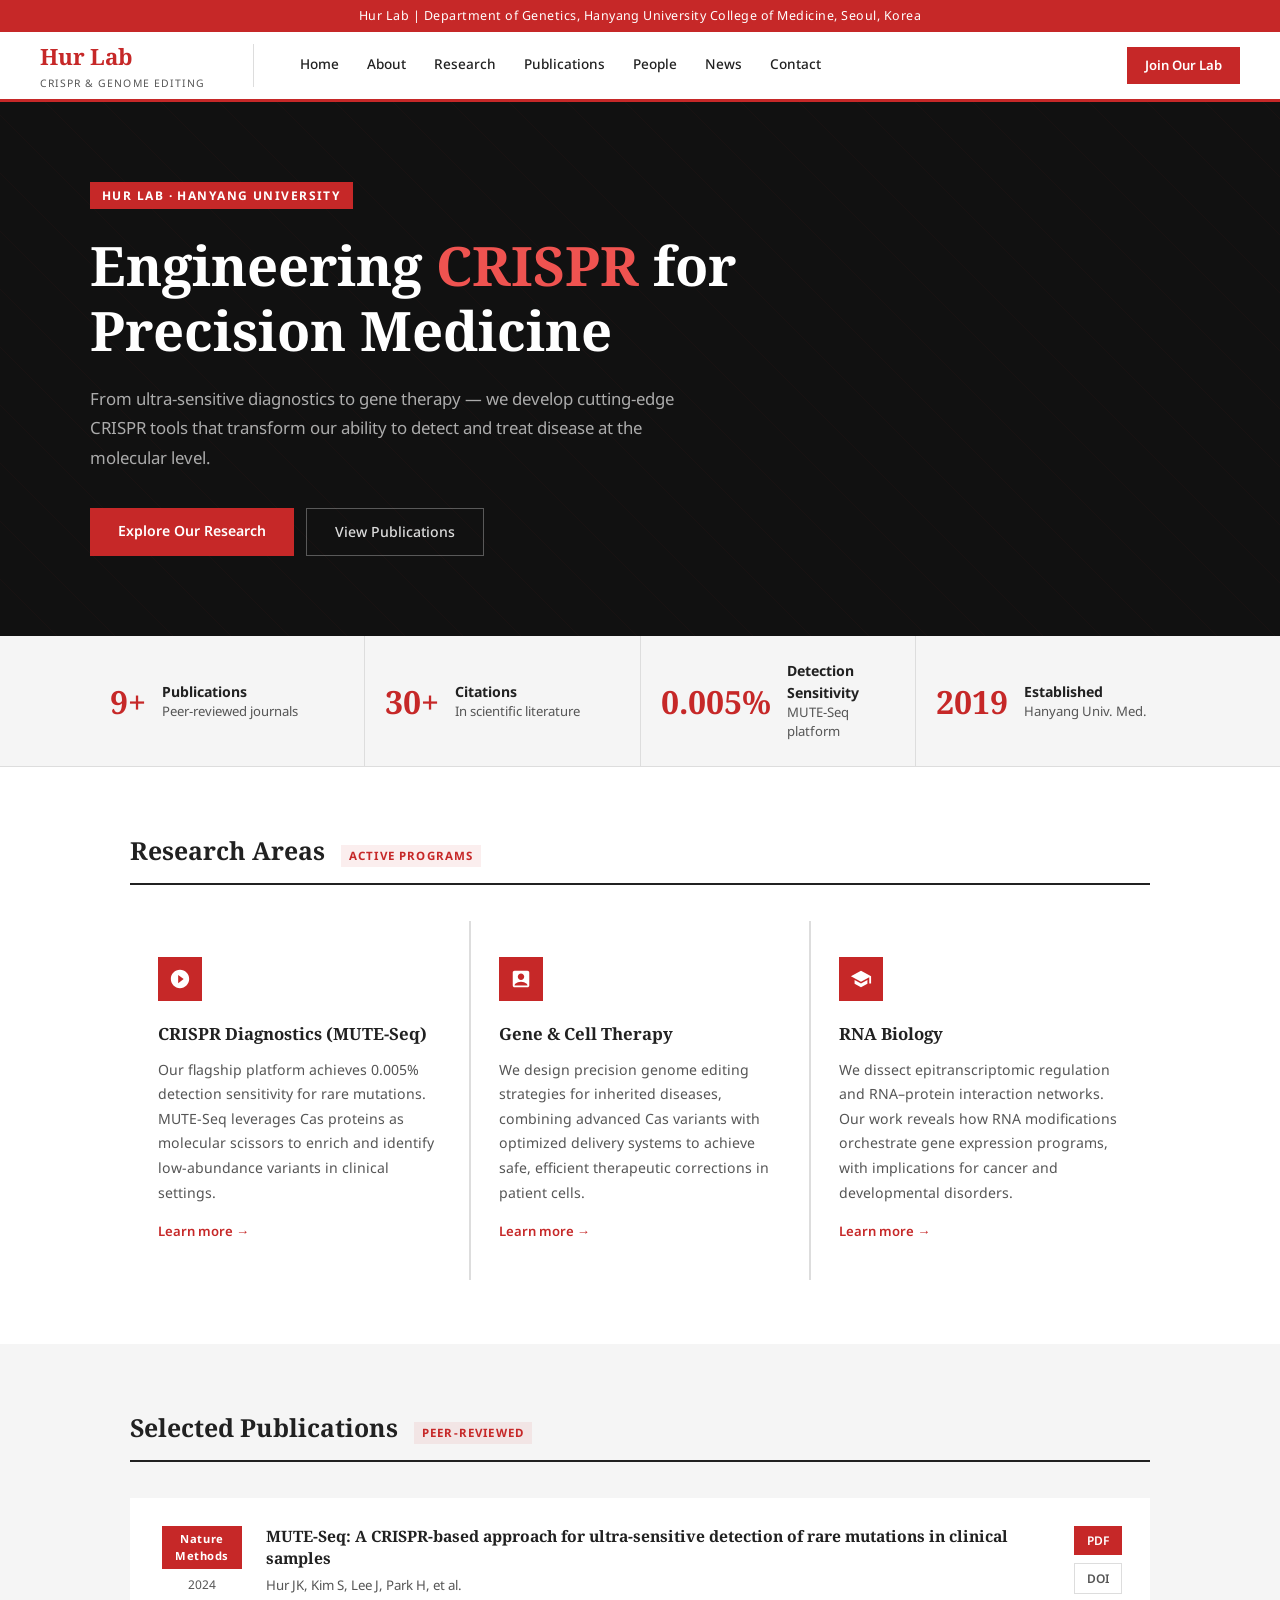
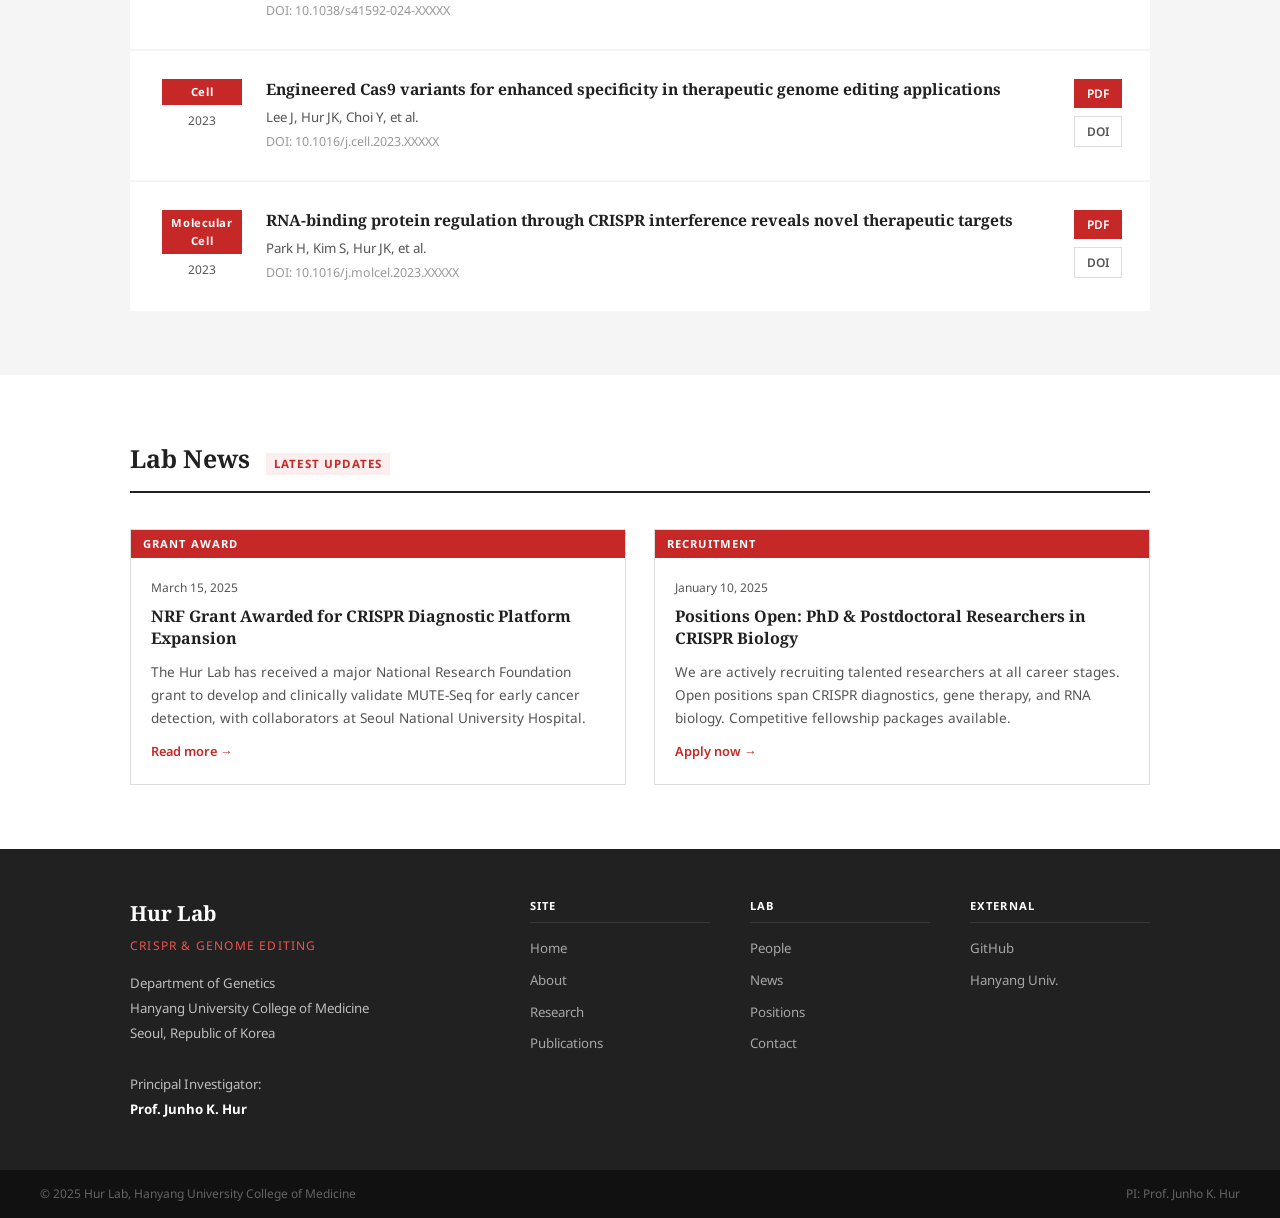
<file: design_B.html>
<!DOCTYPE html>
<html lang="en">
<head>
  <meta charset="UTF-8">
  <meta name="viewport" content="width=device-width, initial-scale=1.0">
  <title>Hur Lab — CRISPR & Genome Editing | Hanyang University</title>
  <link href="https://fonts.googleapis.com/css2?family=Noto+Serif:wght@400;700&family=Noto+Sans:wght@400;500;600;700&display=swap" rel="stylesheet">
  <style>
    *, *::before, *::after { box-sizing: border-box; margin: 0; padding: 0; }

    :root {
      --red: #c62828;
      --red-dark: #8e0000;
      --red-light: #ef5350;
      --black: #111;
      --dark: #212121;
      --mid: #555;
      --light: #f5f5f5;
      --white: #fff;
      --border: #ddd;
    }

    body {
      font-family: 'Noto Sans', sans-serif;
      color: var(--dark);
      background: var(--white);
      line-height: 1.6;
    }

    /* TOP STRIPE */
    .top-stripe {
      background: var(--red);
      color: white;
      text-align: center;
      padding: 6px;
      font-size: 0.78rem;
      letter-spacing: 0.04em;
    }

    /* NAV */
    nav {
      background: var(--white);
      border-bottom: 3px solid var(--red);
      padding: 0 40px;
      display: flex;
      align-items: stretch;
      height: 70px;
      position: sticky;
      top: 0;
      z-index: 100;
    }
    .nav-logo {
      display: flex;
      align-items: center;
      margin-right: 48px;
    }
    .nav-logo-text {
      font-family: 'Noto Serif', serif;
      font-size: 1.4rem;
      font-weight: 700;
      color: var(--red);
      letter-spacing: -0.01em;
    }
    .nav-logo-text small {
      display: block;
      font-size: 0.65rem;
      color: var(--mid);
      font-family: 'Noto Sans', sans-serif;
      font-weight: 400;
      text-transform: uppercase;
      letter-spacing: 0.1em;
    }
    .nav-divider { width: 1px; background: var(--border); margin: 12px 0; }
    .nav-links {
      display: flex;
      list-style: none;
      margin-left: 32px;
    }
    .nav-links li { display: flex; align-items: center; }
    .nav-links a {
      display: flex;
      align-items: center;
      height: 100%;
      padding: 0 14px;
      text-decoration: none;
      color: var(--dark);
      font-size: 0.85rem;
      font-weight: 500;
      border-bottom: 3px solid transparent;
      transition: all 0.2s;
    }
    .nav-links a:hover {
      color: var(--red);
      border-bottom-color: var(--red);
    }
    .nav-cta {
      margin-left: auto;
      display: flex;
      align-items: center;
    }
    .nav-cta a {
      background: var(--red);
      color: white;
      padding: 8px 18px;
      font-size: 0.82rem;
      font-weight: 600;
      text-decoration: none;
      transition: background 0.2s;
    }
    .nav-cta a:hover { background: var(--red-dark); }

    /* HERO BANNER */
    .hero {
      background: var(--black);
      position: relative;
      overflow: hidden;
      padding: 80px 40px;
    }
    .hero::before {
      content: '';
      position: absolute;
      inset: 0;
      background: repeating-linear-gradient(
        45deg,
        transparent,
        transparent 40px,
        rgba(198,40,40,0.04) 40px,
        rgba(198,40,40,0.04) 41px
      );
    }
    .hero-content { position: relative; max-width: 1100px; margin: 0 auto; }
    .hero-eyebrow {
      display: inline-block;
      background: var(--red);
      color: white;
      font-size: 0.75rem;
      font-weight: 700;
      letter-spacing: 0.12em;
      text-transform: uppercase;
      padding: 4px 12px;
      margin-bottom: 24px;
    }
    .hero h1 {
      font-family: 'Noto Serif', serif;
      font-size: clamp(2rem, 5vw, 3.4rem);
      color: white;
      font-weight: 700;
      line-height: 1.2;
      margin-bottom: 20px;
      max-width: 700px;
    }
    .hero h1 em {
      color: var(--red-light);
      font-style: normal;
    }
    .hero-sub {
      color: rgba(255,255,255,0.65);
      font-size: 1.05rem;
      max-width: 600px;
      margin-bottom: 36px;
      line-height: 1.75;
    }
    .hero-actions { display: flex; gap: 12px; flex-wrap: wrap; }
    .btn-hero-primary {
      padding: 12px 28px;
      background: var(--red);
      color: white;
      text-decoration: none;
      font-size: 0.88rem;
      font-weight: 600;
      transition: background 0.2s;
    }
    .btn-hero-primary:hover { background: var(--red-dark); }
    .btn-hero-secondary {
      padding: 12px 28px;
      border: 1px solid rgba(255,255,255,0.3);
      color: rgba(255,255,255,0.85);
      text-decoration: none;
      font-size: 0.88rem;
      font-weight: 500;
      transition: border-color 0.2s;
    }
    .btn-hero-secondary:hover { border-color: white; color: white; }

    /* METRICS STRIP */
    .metrics {
      background: var(--light);
      border-bottom: 1px solid var(--border);
      padding: 0 40px;
    }
    .metrics-inner {
      max-width: 1100px;
      margin: 0 auto;
      display: flex;
    }
    .metric {
      flex: 1;
      padding: 24px 20px;
      border-right: 1px solid var(--border);
      display: flex;
      align-items: center;
      gap: 16px;
    }
    .metric:last-child { border-right: none; }
    .metric-num {
      font-family: 'Noto Serif', serif;
      font-size: 2rem;
      font-weight: 700;
      color: var(--red);
    }
    .metric-text { font-size: 0.82rem; color: var(--mid); line-height: 1.5; }
    .metric-text strong { display: block; color: var(--dark); font-size: 0.88rem; }

    /* LAYOUT */
    .page-inner { max-width: 1100px; margin: 0 auto; padding: 0 40px; }

    /* SECTION HEADER */
    .section-header {
      display: flex;
      align-items: baseline;
      gap: 16px;
      margin-bottom: 36px;
      padding-bottom: 12px;
      border-bottom: 2px solid var(--dark);
    }
    .section-header h2 {
      font-family: 'Noto Serif', serif;
      font-size: 1.55rem;
      font-weight: 700;
      color: var(--dark);
    }
    .section-tag-b {
      font-size: 0.72rem;
      font-weight: 700;
      letter-spacing: 0.1em;
      text-transform: uppercase;
      color: var(--red);
      background: rgba(198,40,40,0.08);
      padding: 2px 8px;
    }

    /* RESEARCH */
    section.research { padding: 64px 0; }
    .research-grid-b {
      display: grid;
      grid-template-columns: repeat(3, 1fr);
      gap: 2px;
      background: var(--border);
    }
    .research-card-b {
      background: white;
      padding: 36px 28px;
      transition: background 0.2s;
    }
    .research-card-b:hover { background: #fafafa; }
    .card-icon-b {
      width: 44px;
      height: 44px;
      background: var(--red);
      margin-bottom: 20px;
      display: flex;
      align-items: center;
      justify-content: center;
    }
    .card-icon-b svg { width: 22px; height: 22px; fill: white; }
    .research-card-b h3 {
      font-family: 'Noto Serif', serif;
      font-size: 1.05rem;
      color: var(--dark);
      margin-bottom: 10px;
      font-weight: 700;
    }
    .research-card-b p {
      font-size: 0.88rem;
      color: var(--mid);
      line-height: 1.75;
    }
    .card-link {
      display: inline-block;
      margin-top: 16px;
      color: var(--red);
      font-size: 0.82rem;
      font-weight: 600;
      text-decoration: none;
      border-bottom: 1px solid transparent;
      transition: border-color 0.2s;
    }
    .card-link:hover { border-color: var(--red); }

    /* PUBLICATIONS */
    section.publications {
      padding: 64px 0;
      background: var(--light);
    }
    .pub-grid-b {
      display: flex;
      flex-direction: column;
      gap: 2px;
    }
    .pub-row {
      background: white;
      padding: 28px;
      display: grid;
      grid-template-columns: 80px 1fr auto;
      gap: 24px;
      align-items: start;
      border-left: 4px solid transparent;
      transition: border-color 0.2s;
    }
    .pub-row:hover { border-left-color: var(--red); }
    .pub-badge {
      background: var(--red);
      color: white;
      font-size: 0.7rem;
      font-weight: 700;
      text-align: center;
      padding: 4px 8px;
      letter-spacing: 0.05em;
    }
    .pub-year-b {
      font-size: 0.75rem;
      color: var(--mid);
      margin-top: 6px;
      text-align: center;
    }
    .pub-title-b {
      font-family: 'Noto Serif', serif;
      font-size: 0.98rem;
      color: var(--dark);
      margin-bottom: 6px;
      font-weight: 700;
      line-height: 1.4;
    }
    .pub-authors-b {
      font-size: 0.83rem;
      color: var(--mid);
      margin-bottom: 4px;
    }
    .pub-doi { font-size: 0.78rem; color: #999; }
    .pub-actions { display: flex; gap: 8px; flex-direction: column; }
    .pub-btn {
      padding: 5px 12px;
      font-size: 0.75rem;
      font-weight: 600;
      text-decoration: none;
      text-align: center;
    }
    .pub-btn.pdf { background: var(--red); color: white; }
    .pub-btn.doi { border: 1px solid var(--border); color: var(--mid); }

    /* NEWS */
    section.news { padding: 64px 0; }
    .news-grid-b { display: grid; grid-template-columns: 1fr 1fr; gap: 28px; }
    .news-card-b {
      border: 1px solid var(--border);
      overflow: hidden;
    }
    .news-cat {
      background: var(--red);
      color: white;
      font-size: 0.7rem;
      font-weight: 700;
      text-transform: uppercase;
      letter-spacing: 0.1em;
      padding: 5px 12px;
    }
    .news-body-b { padding: 20px; }
    .news-date-b {
      font-size: 0.75rem;
      color: var(--mid);
      margin-bottom: 8px;
    }
    .news-title-b {
      font-family: 'Noto Serif', serif;
      font-size: 1rem;
      color: var(--dark);
      margin-bottom: 10px;
      font-weight: 700;
      line-height: 1.4;
    }
    .news-text-b { font-size: 0.85rem; color: var(--mid); line-height: 1.7; }
    .read-more {
      display: inline-block;
      margin-top: 12px;
      font-size: 0.8rem;
      font-weight: 600;
      color: var(--red);
      text-decoration: none;
    }

    /* FOOTER */
    footer {
      background: var(--dark);
      color: rgba(255,255,255,0.7);
    }
    .footer-top {
      padding: 48px 40px;
      max-width: 1100px;
      margin: 0 auto;
      display: grid;
      grid-template-columns: 2fr 1fr 1fr 1fr;
      gap: 40px;
    }
    .footer-brand-b {
      font-family: 'Noto Serif', serif;
      font-size: 1.3rem;
      color: white;
      font-weight: 700;
      margin-bottom: 6px;
    }
    .footer-sub-b {
      font-size: 0.75rem;
      text-transform: uppercase;
      letter-spacing: 0.1em;
      color: var(--red-light);
      margin-bottom: 16px;
    }
    .footer-info-b { font-size: 0.83rem; line-height: 1.9; }
    footer h5 {
      color: white;
      font-size: 0.7rem;
      text-transform: uppercase;
      letter-spacing: 0.1em;
      margin-bottom: 12px;
      border-bottom: 1px solid rgba(255,255,255,0.1);
      padding-bottom: 8px;
    }
    footer ul { list-style: none; }
    footer ul li { margin-bottom: 6px; }
    footer a { color: rgba(255,255,255,0.6); text-decoration: none; font-size: 0.83rem; transition: color 0.2s; }
    footer a:hover { color: white; }
    .footer-bottom-b {
      background: #111;
      padding: 14px 40px;
      font-size: 0.75rem;
      color: rgba(255,255,255,0.35);
      display: flex;
      justify-content: space-between;
    }
  </style>
</head>
<body>

<!-- TOP STRIPE -->
<div class="top-stripe">
  Hur Lab | Department of Genetics, Hanyang University College of Medicine, Seoul, Korea
</div>

<!-- NAV -->
<nav>
  <div class="nav-logo">
    <div class="nav-logo-text">
      Hur Lab
      <small>CRISPR & Genome Editing</small>
    </div>
  </div>
  <div class="nav-divider"></div>
  <ul class="nav-links">
    <li><a href="#">Home</a></li>
    <li><a href="#">About</a></li>
    <li><a href="#">Research</a></li>
    <li><a href="#">Publications</a></li>
    <li><a href="#">People</a></li>
    <li><a href="#">News</a></li>
    <li><a href="#">Contact</a></li>
  </ul>
  <div class="nav-cta">
    <a href="#">Join Our Lab</a>
  </div>
</nav>

<!-- HERO -->
<div class="hero">
  <div class="hero-content">
    <div class="hero-eyebrow">Hur Lab · Hanyang University</div>
    <h1>Engineering <em>CRISPR</em> for Precision Medicine</h1>
    <p class="hero-sub">From ultra-sensitive diagnostics to gene therapy — we develop cutting-edge CRISPR tools that transform our ability to detect and treat disease at the molecular level.</p>
    <div class="hero-actions">
      <a href="#" class="btn-hero-primary">Explore Our Research</a>
      <a href="#" class="btn-hero-secondary">View Publications</a>
    </div>
  </div>
</div>

<!-- METRICS -->
<div class="metrics">
  <div class="metrics-inner">
    <div class="metric">
      <div class="metric-num">9+</div>
      <div class="metric-text"><strong>Publications</strong>Peer-reviewed journals</div>
    </div>
    <div class="metric">
      <div class="metric-num">30+</div>
      <div class="metric-text"><strong>Citations</strong>In scientific literature</div>
    </div>
    <div class="metric">
      <div class="metric-num">0.005%</div>
      <div class="metric-text"><strong>Detection Sensitivity</strong>MUTE-Seq platform</div>
    </div>
    <div class="metric">
      <div class="metric-num">2019</div>
      <div class="metric-text"><strong>Established</strong>Hanyang Univ. Med.</div>
    </div>
  </div>
</div>

<!-- RESEARCH -->
<section class="research">
  <div class="page-inner">
    <div class="section-header">
      <h2>Research Areas</h2>
      <span class="section-tag-b">Active Programs</span>
    </div>
    <div class="research-grid-b">
      <div class="research-card-b">
        <div class="card-icon-b">
          <svg viewBox="0 0 24 24"><path d="M12 2C6.48 2 2 6.48 2 12s4.48 10 10 10 10-4.48 10-10S17.52 2 12 2zm-2 14.5v-9l6 4.5-6 4.5z"/></svg>
        </div>
        <h3>CRISPR Diagnostics (MUTE-Seq)</h3>
        <p>Our flagship platform achieves 0.005% detection sensitivity for rare mutations. MUTE-Seq leverages Cas proteins as molecular scissors to enrich and identify low-abundance variants in clinical settings.</p>
        <a href="#" class="card-link">Learn more →</a>
      </div>
      <div class="research-card-b">
        <div class="card-icon-b">
          <svg viewBox="0 0 24 24"><path d="M19 3H5c-1.1 0-2 .9-2 2v14c0 1.1.9 2 2 2h14c1.1 0 2-.9 2-2V5c0-1.1-.9-2-2-2zm-7 3c1.93 0 3.5 1.57 3.5 3.5S13.93 13 12 13s-3.5-1.57-3.5-3.5S10.07 6 12 6zm7 13H5v-.23c0-.62.28-1.2.76-1.58C7.47 15.82 9.64 15 12 15s4.53.82 6.24 2.19c.48.38.76.97.76 1.58V19z"/></svg>
        </div>
        <h3>Gene & Cell Therapy</h3>
        <p>We design precision genome editing strategies for inherited diseases, combining advanced Cas variants with optimized delivery systems to achieve safe, efficient therapeutic corrections in patient cells.</p>
        <a href="#" class="card-link">Learn more →</a>
      </div>
      <div class="research-card-b">
        <div class="card-icon-b">
          <svg viewBox="0 0 24 24"><path d="M12 3L1 9l11 6 9-4.91V17h2V9M5 13.18v4L12 21l7-3.82v-4L12 17l-7-3.82z"/></svg>
        </div>
        <h3>RNA Biology</h3>
        <p>We dissect epitranscriptomic regulation and RNA–protein interaction networks. Our work reveals how RNA modifications orchestrate gene expression programs, with implications for cancer and developmental disorders.</p>
        <a href="#" class="card-link">Learn more →</a>
      </div>
    </div>
  </div>
</section>

<!-- PUBLICATIONS -->
<section class="publications">
  <div class="page-inner">
    <div class="section-header">
      <h2>Selected Publications</h2>
      <span class="section-tag-b">Peer-Reviewed</span>
    </div>
    <div class="pub-grid-b">
      <div class="pub-row">
        <div>
          <div class="pub-badge">Nature Methods</div>
          <div class="pub-year-b">2024</div>
        </div>
        <div>
          <div class="pub-title-b">MUTE-Seq: A CRISPR-based approach for ultra-sensitive detection of rare mutations in clinical samples</div>
          <div class="pub-authors-b">Hur JK, Kim S, Lee J, Park H, et al.</div>
          <div class="pub-doi">DOI: 10.1038/s41592-024-XXXXX</div>
        </div>
        <div class="pub-actions">
          <a href="#" class="pub-btn pdf">PDF</a>
          <a href="#" class="pub-btn doi">DOI</a>
        </div>
      </div>
      <div class="pub-row">
        <div>
          <div class="pub-badge">Cell</div>
          <div class="pub-year-b">2023</div>
        </div>
        <div>
          <div class="pub-title-b">Engineered Cas9 variants for enhanced specificity in therapeutic genome editing applications</div>
          <div class="pub-authors-b">Lee J, Hur JK, Choi Y, et al.</div>
          <div class="pub-doi">DOI: 10.1016/j.cell.2023.XXXXX</div>
        </div>
        <div class="pub-actions">
          <a href="#" class="pub-btn pdf">PDF</a>
          <a href="#" class="pub-btn doi">DOI</a>
        </div>
      </div>
      <div class="pub-row">
        <div>
          <div class="pub-badge">Molecular Cell</div>
          <div class="pub-year-b">2023</div>
        </div>
        <div>
          <div class="pub-title-b">RNA-binding protein regulation through CRISPR interference reveals novel therapeutic targets</div>
          <div class="pub-authors-b">Park H, Kim S, Hur JK, et al.</div>
          <div class="pub-doi">DOI: 10.1016/j.molcel.2023.XXXXX</div>
        </div>
        <div class="pub-actions">
          <a href="#" class="pub-btn pdf">PDF</a>
          <a href="#" class="pub-btn doi">DOI</a>
        </div>
      </div>
    </div>
  </div>
</section>

<!-- NEWS -->
<section class="news">
  <div class="page-inner">
    <div class="section-header">
      <h2>Lab News</h2>
      <span class="section-tag-b">Latest Updates</span>
    </div>
    <div class="news-grid-b">
      <div class="news-card-b">
        <div class="news-cat">Grant Award</div>
        <div class="news-body-b">
          <div class="news-date-b">March 15, 2025</div>
          <div class="news-title-b">NRF Grant Awarded for CRISPR Diagnostic Platform Expansion</div>
          <p class="news-text-b">The Hur Lab has received a major National Research Foundation grant to develop and clinically validate MUTE-Seq for early cancer detection, with collaborators at Seoul National University Hospital.</p>
          <a href="#" class="read-more">Read more →</a>
        </div>
      </div>
      <div class="news-card-b">
        <div class="news-cat">Recruitment</div>
        <div class="news-body-b">
          <div class="news-date-b">January 10, 2025</div>
          <div class="news-title-b">Positions Open: PhD & Postdoctoral Researchers in CRISPR Biology</div>
          <p class="news-text-b">We are actively recruiting talented researchers at all career stages. Open positions span CRISPR diagnostics, gene therapy, and RNA biology. Competitive fellowship packages available.</p>
          <a href="#" class="read-more">Apply now →</a>
        </div>
      </div>
    </div>
  </div>
</section>

<!-- FOOTER -->
<footer>
  <div class="footer-top">
    <div>
      <div class="footer-brand-b">Hur Lab</div>
      <div class="footer-sub-b">CRISPR & Genome Editing</div>
      <div class="footer-info-b">
        Department of Genetics<br>
        Hanyang University College of Medicine<br>
        Seoul, Republic of Korea<br><br>
        Principal Investigator:<br>
        <strong style="color:white">Prof. Junho K. Hur</strong>
      </div>
    </div>
    <div>
      <h5>Site</h5>
      <ul>
        <li><a href="#">Home</a></li>
        <li><a href="#">About</a></li>
        <li><a href="#">Research</a></li>
        <li><a href="#">Publications</a></li>
      </ul>
    </div>
    <div>
      <h5>Lab</h5>
      <ul>
        <li><a href="#">People</a></li>
        <li><a href="#">News</a></li>
        <li><a href="#">Positions</a></li>
        <li><a href="#">Contact</a></li>
      </ul>
    </div>
    <div>
      <h5>External</h5>
      <ul>
        <li><a href="#">GitHub</a></li>
        <li><a href="#">Hanyang Univ.</a></li>
      </ul>
    </div>
  </div>
  <div class="footer-bottom-b">
    <span>© 2025 Hur Lab, Hanyang University College of Medicine</span>
    <span>PI: Prof. Junho K. Hur</span>
  </div>
</footer>

</body>
</html>
</file>
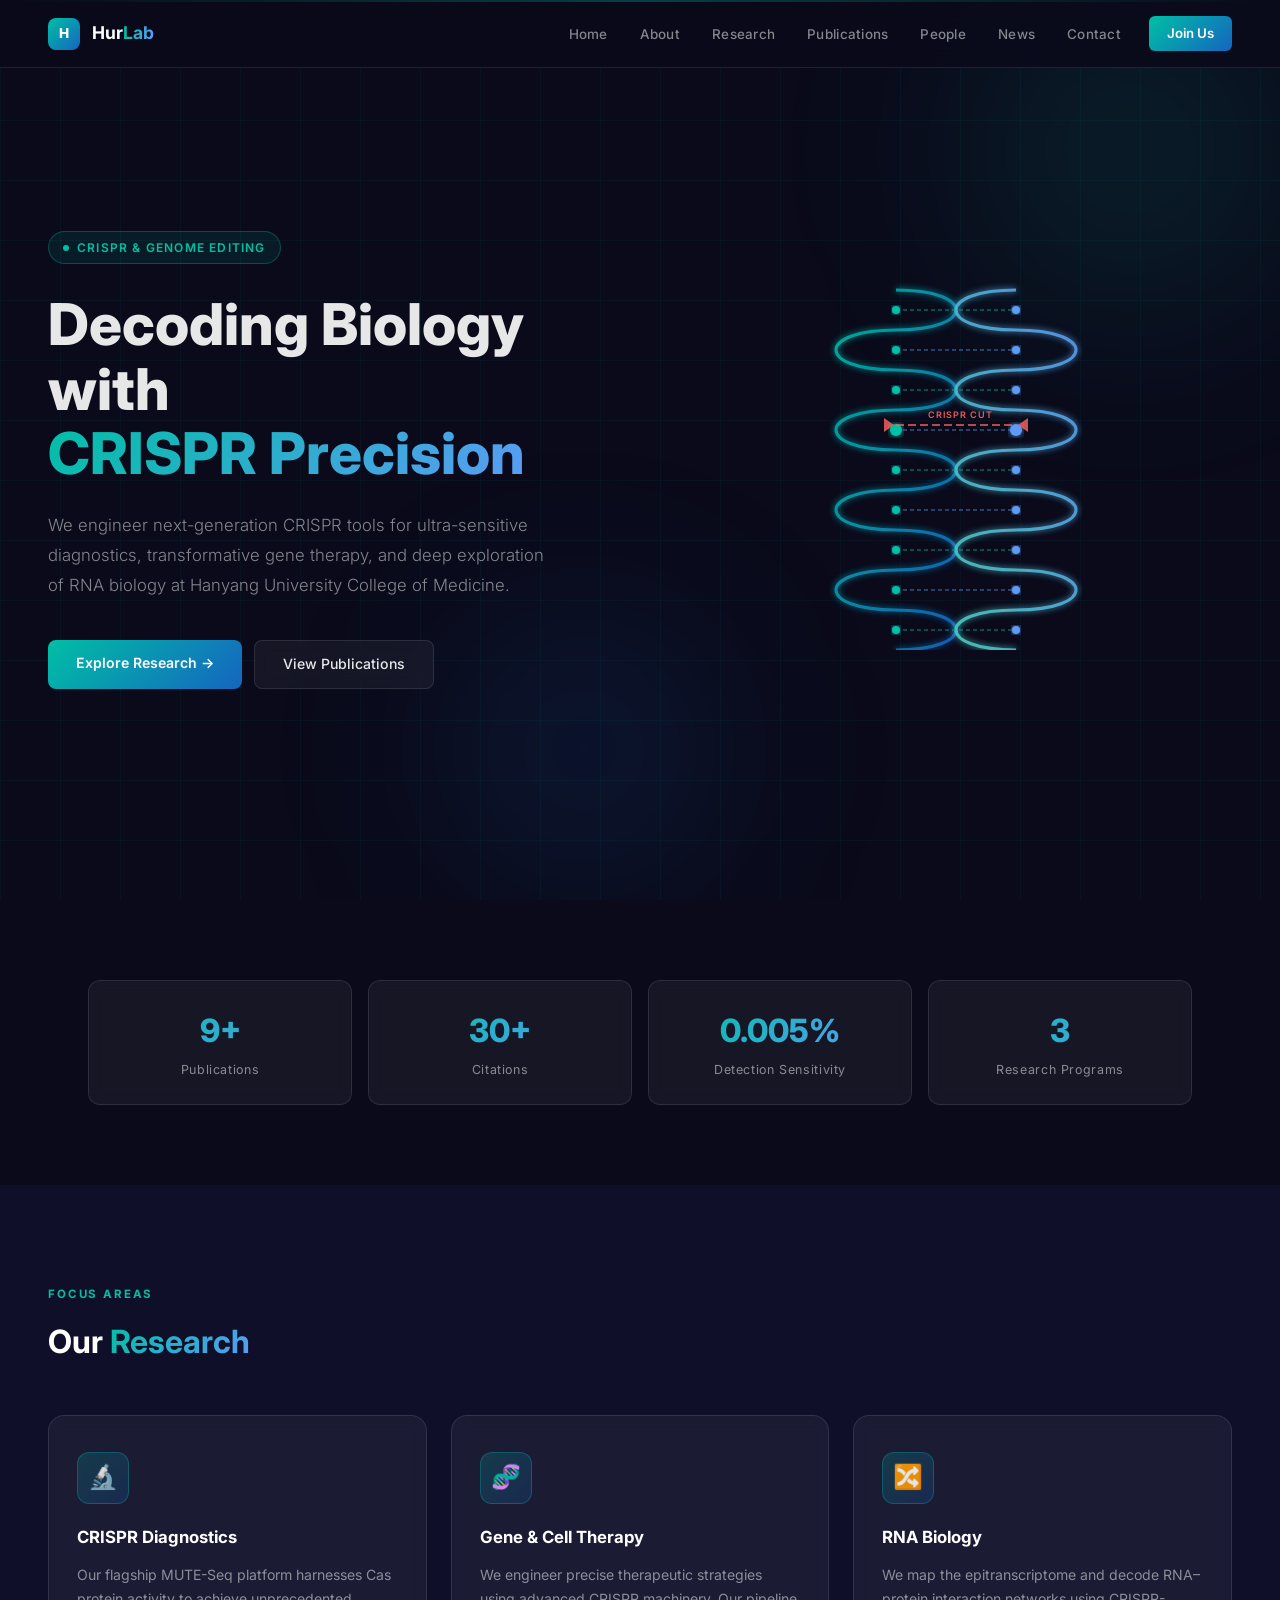
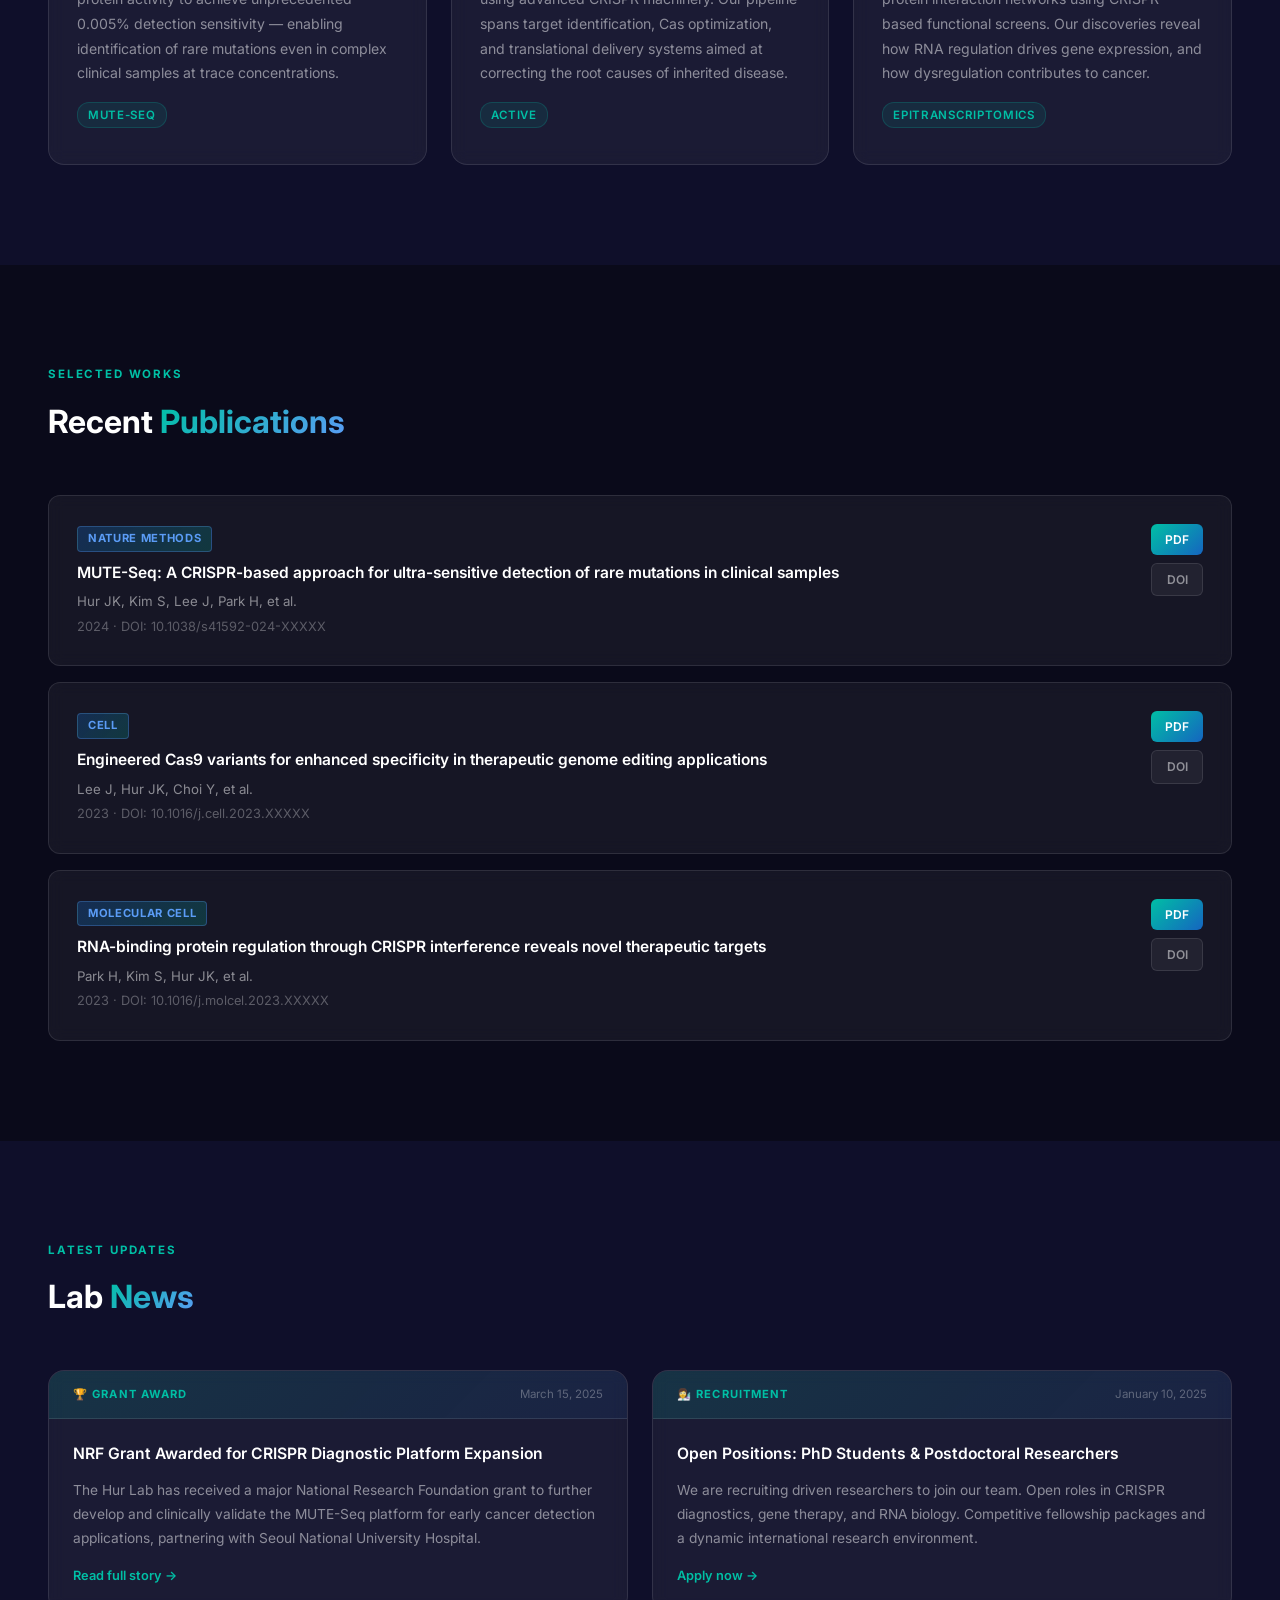
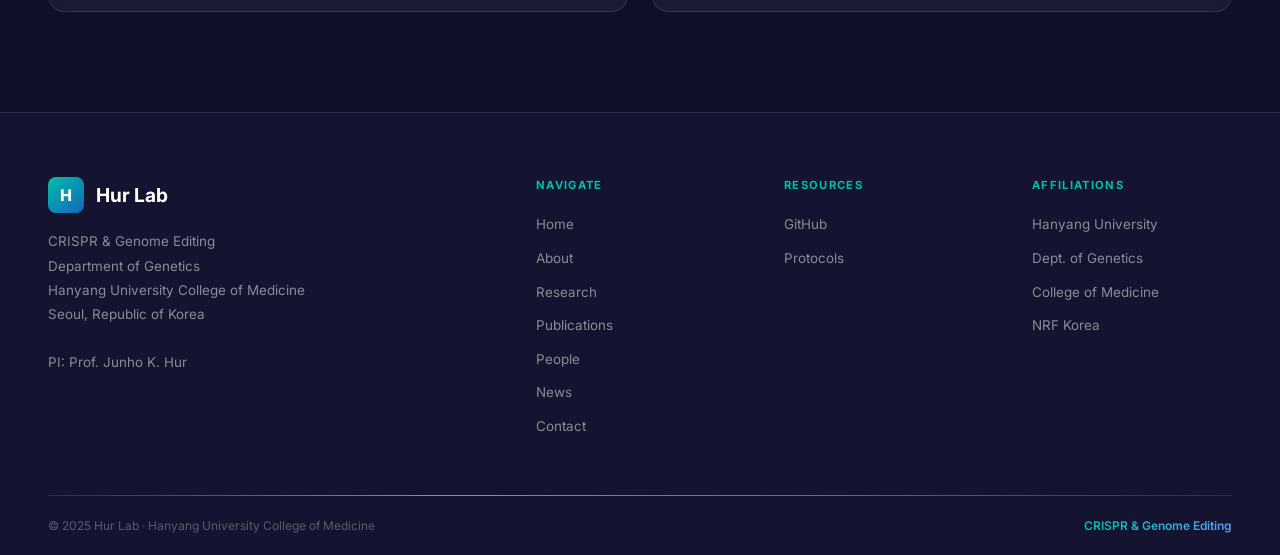
<file: design_C.html>
<!DOCTYPE html>
<html lang="en">
<head>
  <meta charset="UTF-8">
  <meta name="viewport" content="width=device-width, initial-scale=1.0">
  <title>Hur Lab — CRISPR & Genome Editing</title>
  <link href="https://fonts.googleapis.com/css2?family=Inter:wght@300;400;500;600;700;800&display=swap" rel="stylesheet">
  <style>
    *, *::before, *::after { box-sizing: border-box; margin: 0; padding: 0; }

    :root {
      --bg: #0a0a1a;
      --bg2: #0f0f2a;
      --bg3: #141430;
      --teal: #00bfa5;
      --blue: #1565c0;
      --teal-light: #4dd0c4;
      --blue-light: #5b9cf6;
      --glass: rgba(255,255,255,0.05);
      --glass-border: rgba(255,255,255,0.1);
      --text: rgba(255,255,255,0.9);
      --text-muted: rgba(255,255,255,0.5);
      --text-dim: rgba(255,255,255,0.3);
      --glow: 0 0 20px rgba(0,191,165,0.3);
    }

    @keyframes gradientShift {
      0%, 100% { background-position: 0% 50%; }
      50% { background-position: 100% 50%; }
    }
    @keyframes float {
      0%, 100% { transform: translateY(0px); }
      50% { transform: translateY(-12px); }
    }
    @keyframes pulse-glow {
      0%, 100% { opacity: 0.6; }
      50% { opacity: 1; }
    }
    @keyframes scanline {
      0% { transform: translateY(-100%); }
      100% { transform: translateY(100vh); }
    }

    body {
      font-family: 'Inter', sans-serif;
      background: var(--bg);
      color: var(--text);
      line-height: 1.6;
      overflow-x: hidden;
    }

    /* SCANLINE EFFECT */
    body::before {
      content: '';
      position: fixed;
      top: 0;
      left: 0;
      right: 0;
      height: 2px;
      background: linear-gradient(90deg, transparent, rgba(0,191,165,0.3), transparent);
      animation: scanline 8s linear infinite;
      pointer-events: none;
      z-index: 9999;
    }

    /* NAV */
    nav {
      position: fixed;
      top: 0;
      left: 0;
      right: 0;
      z-index: 100;
      padding: 0 48px;
      height: 68px;
      display: flex;
      align-items: center;
      background: rgba(10,10,26,0.85);
      backdrop-filter: blur(20px);
      border-bottom: 1px solid var(--glass-border);
    }
    .nav-logo-c {
      display: flex;
      align-items: center;
      gap: 12px;
    }
    .nav-logo-icon {
      width: 32px;
      height: 32px;
      background: linear-gradient(135deg, var(--teal), var(--blue));
      border-radius: 8px;
      display: flex;
      align-items: center;
      justify-content: center;
      font-size: 0.85rem;
      font-weight: 800;
      color: white;
    }
    .nav-logo-text-c {
      font-size: 1.1rem;
      font-weight: 700;
      color: white;
    }
    .nav-logo-text-c span {
      background: linear-gradient(90deg, var(--teal), var(--blue-light));
      -webkit-background-clip: text;
      -webkit-text-fill-color: transparent;
      background-clip: text;
    }
    .nav-links-c {
      display: flex;
      list-style: none;
      gap: 8px;
      margin-left: auto;
    }
    .nav-links-c a {
      text-decoration: none;
      color: var(--text-muted);
      font-size: 0.84rem;
      font-weight: 500;
      padding: 6px 12px;
      border-radius: 6px;
      transition: all 0.2s;
      letter-spacing: 0.02em;
    }
    .nav-links-c a:hover {
      color: var(--text);
      background: var(--glass);
    }
    .nav-cta-c {
      margin-left: 16px;
      padding: 7px 18px;
      background: linear-gradient(135deg, var(--teal), var(--blue));
      color: white;
      text-decoration: none;
      font-size: 0.83rem;
      font-weight: 600;
      border-radius: 6px;
      transition: opacity 0.2s, box-shadow 0.2s;
    }
    .nav-cta-c:hover { opacity: 0.9; box-shadow: var(--glow); }

    /* HERO */
    .hero-c {
      min-height: 100vh;
      display: flex;
      align-items: center;
      position: relative;
      overflow: hidden;
      padding: 100px 48px 80px;
    }
    /* Background grid */
    .hero-c::before {
      content: '';
      position: absolute;
      inset: 0;
      background-image:
        linear-gradient(rgba(0,191,165,0.05) 1px, transparent 1px),
        linear-gradient(90deg, rgba(0,191,165,0.05) 1px, transparent 1px);
      background-size: 60px 60px;
    }
    /* Background glow orbs */
    .glow-orb {
      position: absolute;
      border-radius: 50%;
      filter: blur(80px);
      pointer-events: none;
    }
    .orb1 {
      width: 500px;
      height: 500px;
      background: radial-gradient(circle, rgba(0,191,165,0.15) 0%, transparent 70%);
      top: -100px;
      right: -100px;
      animation: pulse-glow 4s ease-in-out infinite;
    }
    .orb2 {
      width: 400px;
      height: 400px;
      background: radial-gradient(circle, rgba(21,101,192,0.2) 0%, transparent 70%);
      bottom: -50px;
      left: 30%;
      animation: pulse-glow 6s ease-in-out infinite 2s;
    }

    .hero-content-c {
      position: relative;
      max-width: 1200px;
      margin: 0 auto;
      width: 100%;
      display: grid;
      grid-template-columns: 1fr 1fr;
      gap: 80px;
      align-items: center;
    }
    .hero-text-c { }
    .hero-badge {
      display: inline-flex;
      align-items: center;
      gap: 8px;
      background: rgba(0,191,165,0.1);
      border: 1px solid rgba(0,191,165,0.3);
      color: var(--teal);
      font-size: 0.75rem;
      font-weight: 600;
      letter-spacing: 0.1em;
      text-transform: uppercase;
      padding: 6px 14px;
      border-radius: 20px;
      margin-bottom: 28px;
    }
    .hero-badge::before {
      content: '';
      width: 6px;
      height: 6px;
      background: var(--teal);
      border-radius: 50%;
      animation: pulse-glow 2s infinite;
    }
    .hero-title-c {
      font-size: clamp(2.2rem, 4.5vw, 3.6rem);
      font-weight: 800;
      line-height: 1.12;
      margin-bottom: 24px;
    }
    .gradient-text {
      background: linear-gradient(135deg, var(--teal) 0%, var(--blue-light) 50%, var(--teal-light) 100%);
      background-size: 200% 200%;
      animation: gradientShift 4s ease infinite;
      -webkit-background-clip: text;
      -webkit-text-fill-color: transparent;
      background-clip: text;
    }
    .hero-desc-c {
      color: var(--text-muted);
      font-size: 1.05rem;
      font-weight: 300;
      line-height: 1.8;
      margin-bottom: 40px;
      max-width: 500px;
    }
    .hero-actions-c { display: flex; gap: 12px; flex-wrap: wrap; }
    .btn-c-primary {
      padding: 12px 28px;
      background: linear-gradient(135deg, var(--teal), var(--blue));
      color: white;
      text-decoration: none;
      font-size: 0.88rem;
      font-weight: 600;
      border-radius: 8px;
      transition: all 0.3s;
    }
    .btn-c-primary:hover { transform: translateY(-2px); box-shadow: 0 8px 24px rgba(0,191,165,0.4); }
    .btn-c-secondary {
      padding: 12px 28px;
      background: var(--glass);
      border: 1px solid var(--glass-border);
      color: var(--text);
      text-decoration: none;
      font-size: 0.88rem;
      font-weight: 500;
      border-radius: 8px;
      transition: all 0.3s;
      backdrop-filter: blur(8px);
    }
    .btn-c-secondary:hover { border-color: var(--teal); color: var(--teal); transform: translateY(-2px); }

    /* DNA SVG */
    .hero-visual {
      display: flex;
      justify-content: center;
      align-items: center;
      animation: float 5s ease-in-out infinite;
    }
    .dna-container {
      position: relative;
      width: 300px;
      height: 400px;
    }

    /* STATS CARDS */
    .hero-stats {
      display: grid;
      grid-template-columns: repeat(4, 1fr);
      gap: 16px;
      margin-top: 80px;
      padding: 0 48px;
      max-width: 1200px;
      margin-left: auto;
      margin-right: auto;
      position: relative;
    }
    .stat-card-c {
      background: var(--glass);
      border: 1px solid var(--glass-border);
      border-radius: 12px;
      padding: 24px;
      backdrop-filter: blur(8px);
      text-align: center;
      transition: all 0.3s;
    }
    .stat-card-c:hover {
      border-color: var(--teal);
      box-shadow: 0 0 20px rgba(0,191,165,0.2);
      transform: translateY(-4px);
    }
    .stat-num-c {
      font-size: 2rem;
      font-weight: 800;
      background: linear-gradient(135deg, var(--teal), var(--blue-light));
      -webkit-background-clip: text;
      -webkit-text-fill-color: transparent;
      background-clip: text;
      margin-bottom: 4px;
    }
    .stat-label-c { font-size: 0.78rem; color: var(--text-muted); letter-spacing: 0.05em; }

    /* SECTIONS */
    .section-c { padding: 100px 48px; }
    .section-inner-c { max-width: 1200px; margin: 0 auto; }
    .section-eyebrow {
      font-size: 0.72rem;
      font-weight: 700;
      letter-spacing: 0.16em;
      text-transform: uppercase;
      color: var(--teal);
      margin-bottom: 12px;
    }
    .section-title-c {
      font-size: 2rem;
      font-weight: 700;
      color: white;
      margin-bottom: 48px;
    }
    .section-title-c span {
      background: linear-gradient(135deg, var(--teal), var(--blue-light));
      -webkit-background-clip: text;
      -webkit-text-fill-color: transparent;
      background-clip: text;
    }

    /* RESEARCH CARDS */
    section.section-c.alt-bg { background: var(--bg2); }
    .research-grid-c { display: grid; grid-template-columns: repeat(3, 1fr); gap: 24px; }
    .rcard-c {
      background: var(--glass);
      border: 1px solid var(--glass-border);
      border-radius: 16px;
      padding: 36px 28px;
      backdrop-filter: blur(8px);
      transition: all 0.3s;
      position: relative;
      overflow: hidden;
    }
    .rcard-c::before {
      content: '';
      position: absolute;
      top: 0;
      left: 0;
      right: 0;
      height: 2px;
      background: linear-gradient(90deg, var(--teal), var(--blue));
      opacity: 0;
      transition: opacity 0.3s;
    }
    .rcard-c:hover {
      border-color: rgba(0,191,165,0.4);
      box-shadow: 0 8px 32px rgba(0,191,165,0.15), 0 0 0 1px rgba(0,191,165,0.2);
      transform: translateY(-4px);
    }
    .rcard-c:hover::before { opacity: 1; }
    .rcard-icon {
      width: 52px;
      height: 52px;
      border-radius: 12px;
      background: linear-gradient(135deg, rgba(0,191,165,0.2), rgba(21,101,192,0.2));
      border: 1px solid rgba(0,191,165,0.3);
      display: flex;
      align-items: center;
      justify-content: center;
      font-size: 1.5rem;
      margin-bottom: 20px;
    }
    .rcard-c h3 {
      font-size: 1.05rem;
      font-weight: 700;
      color: white;
      margin-bottom: 12px;
    }
    .rcard-c p { font-size: 0.88rem; color: var(--text-muted); line-height: 1.75; }
    .rcard-tag {
      display: inline-block;
      margin-top: 16px;
      background: rgba(0,191,165,0.1);
      border: 1px solid rgba(0,191,165,0.2);
      color: var(--teal);
      font-size: 0.72rem;
      font-weight: 600;
      padding: 3px 10px;
      border-radius: 12px;
      text-transform: uppercase;
      letter-spacing: 0.06em;
    }

    /* PUBLICATIONS */
    .pub-grid-c { display: flex; flex-direction: column; gap: 16px; }
    .pub-card-c {
      background: var(--glass);
      border: 1px solid var(--glass-border);
      border-radius: 12px;
      padding: 28px;
      display: grid;
      grid-template-columns: 1fr auto;
      gap: 24px;
      align-items: start;
      transition: all 0.3s;
      backdrop-filter: blur(8px);
    }
    .pub-card-c:hover {
      border-color: rgba(91,156,246,0.4);
      box-shadow: 0 4px 24px rgba(91,156,246,0.1);
    }
    .pub-journal-badge {
      display: inline-block;
      background: linear-gradient(135deg, rgba(21,101,192,0.3), rgba(0,191,165,0.2));
      border: 1px solid rgba(91,156,246,0.3);
      color: var(--blue-light);
      font-size: 0.7rem;
      font-weight: 700;
      padding: 3px 10px;
      border-radius: 4px;
      letter-spacing: 0.06em;
      text-transform: uppercase;
      margin-bottom: 10px;
    }
    .pub-title-c {
      font-size: 0.97rem;
      font-weight: 600;
      color: white;
      margin-bottom: 8px;
      line-height: 1.4;
    }
    .pub-authors-c { font-size: 0.83rem; color: var(--text-muted); }
    .pub-year-c {
      font-size: 0.8rem;
      color: var(--text-dim);
      margin-top: 4px;
    }
    .pub-links { display: flex; flex-direction: column; gap: 8px; }
    .pub-link-btn {
      padding: 6px 14px;
      font-size: 0.75rem;
      font-weight: 600;
      border-radius: 6px;
      text-decoration: none;
      text-align: center;
      transition: all 0.2s;
      white-space: nowrap;
    }
    .pub-link-btn.pdf {
      background: linear-gradient(135deg, var(--teal), var(--blue));
      color: white;
    }
    .pub-link-btn.doi {
      background: var(--glass);
      border: 1px solid var(--glass-border);
      color: var(--text-muted);
    }
    .pub-link-btn:hover { opacity: 0.85; transform: scale(1.03); }

    /* NEWS */
    .news-grid-c { display: grid; grid-template-columns: 1fr 1fr; gap: 24px; }
    .news-card-c {
      background: var(--glass);
      border: 1px solid var(--glass-border);
      border-radius: 16px;
      overflow: hidden;
      transition: all 0.3s;
      backdrop-filter: blur(8px);
    }
    .news-card-c:hover {
      border-color: rgba(0,191,165,0.35);
      box-shadow: 0 8px 32px rgba(0,191,165,0.12);
      transform: translateY(-4px);
    }
    .news-header-c {
      padding: 14px 24px;
      background: linear-gradient(135deg, rgba(0,191,165,0.15), rgba(21,101,192,0.1));
      border-bottom: 1px solid var(--glass-border);
      display: flex;
      justify-content: space-between;
      align-items: center;
    }
    .news-type {
      font-size: 0.7rem;
      font-weight: 700;
      letter-spacing: 0.1em;
      text-transform: uppercase;
      color: var(--teal);
    }
    .news-date-c { font-size: 0.72rem; color: var(--text-dim); }
    .news-body-c { padding: 24px; }
    .news-title-c {
      font-size: 0.98rem;
      font-weight: 600;
      color: white;
      margin-bottom: 12px;
      line-height: 1.45;
    }
    .news-text-c { font-size: 0.86rem; color: var(--text-muted); line-height: 1.75; }
    .news-cta-c {
      display: inline-flex;
      align-items: center;
      gap: 6px;
      margin-top: 16px;
      color: var(--teal);
      font-size: 0.8rem;
      font-weight: 600;
      text-decoration: none;
      transition: gap 0.2s;
    }
    .news-cta-c:hover { gap: 10px; }

    /* FOOTER */
    footer.footer-c {
      background: var(--bg3);
      border-top: 1px solid var(--glass-border);
      padding: 64px 48px 0;
    }
    .footer-inner-c {
      max-width: 1200px;
      margin: 0 auto;
      display: grid;
      grid-template-columns: 2.2fr 1fr 1fr 1fr;
      gap: 48px;
      padding-bottom: 48px;
    }
    .footer-brand-c {
      display: flex;
      align-items: center;
      gap: 12px;
      margin-bottom: 16px;
    }
    .footer-brand-icon {
      width: 36px;
      height: 36px;
      background: linear-gradient(135deg, var(--teal), var(--blue));
      border-radius: 8px;
      display: flex;
      align-items: center;
      justify-content: center;
      font-size: 1rem;
      font-weight: 800;
      color: white;
    }
    .footer-brand-name {
      font-size: 1.2rem;
      font-weight: 700;
      color: white;
    }
    .footer-desc-c { font-size: 0.84rem; color: var(--text-muted); line-height: 1.8; }
    footer h5.footer-h5 {
      font-size: 0.7rem;
      font-weight: 700;
      letter-spacing: 0.12em;
      text-transform: uppercase;
      color: var(--teal);
      margin-bottom: 16px;
    }
    footer ul { list-style: none; }
    footer ul li { margin-bottom: 8px; }
    footer ul a {
      color: var(--text-muted);
      text-decoration: none;
      font-size: 0.84rem;
      transition: color 0.2s;
    }
    footer ul a:hover { color: white; }
    .footer-bottom-c {
      max-width: 1200px;
      margin: 0 auto;
      padding: 20px 0;
      border-top: 1px solid var(--glass-border);
      display: flex;
      justify-content: space-between;
      align-items: center;
      font-size: 0.75rem;
      color: var(--text-dim);
    }
    .footer-gradient-line {
      height: 1px;
      background: linear-gradient(90deg, transparent, var(--teal), var(--blue), transparent);
      max-width: 1200px;
      margin: 0 auto;
      margin-bottom: -1px;
    }
  </style>
</head>
<body>

<!-- NAV -->
<nav>
  <div class="nav-logo-c">
    <div class="nav-logo-icon">H</div>
    <div class="nav-logo-text-c">Hur<span>Lab</span></div>
  </div>
  <ul class="nav-links-c">
    <li><a href="#">Home</a></li>
    <li><a href="#">About</a></li>
    <li><a href="#">Research</a></li>
    <li><a href="#">Publications</a></li>
    <li><a href="#">People</a></li>
    <li><a href="#">News</a></li>
    <li><a href="#">Contact</a></li>
  </ul>
  <a href="#" class="nav-cta-c">Join Us</a>
</nav>

<!-- HERO -->
<div class="hero-c">
  <div class="glow-orb orb1"></div>
  <div class="glow-orb orb2"></div>

  <div class="hero-content-c">
    <div class="hero-text-c">
      <div class="hero-badge">CRISPR & Genome Editing</div>
      <h1 class="hero-title-c">
        Decoding Biology with<br>
        <span class="gradient-text">CRISPR Precision</span>
      </h1>
      <p class="hero-desc-c">
        We engineer next-generation CRISPR tools for ultra-sensitive diagnostics, transformative gene therapy, and deep exploration of RNA biology at Hanyang University College of Medicine.
      </p>
      <div class="hero-actions-c">
        <a href="#" class="btn-c-primary">Explore Research →</a>
        <a href="#" class="btn-c-secondary">View Publications</a>
      </div>
    </div>

    <!-- DNA Helix SVG -->
    <div class="hero-visual">
      <svg width="280" height="380" viewBox="0 0 280 380" xmlns="http://www.w3.org/2000/svg">
        <defs>
          <linearGradient id="dna-grad1" x1="0%" y1="0%" x2="100%" y2="100%">
            <stop offset="0%" style="stop-color:#00bfa5;stop-opacity:1"/>
            <stop offset="100%" style="stop-color:#1565c0;stop-opacity:1"/>
          </linearGradient>
          <linearGradient id="dna-grad2" x1="100%" y1="0%" x2="0%" y2="100%">
            <stop offset="0%" style="stop-color:#5b9cf6;stop-opacity:1"/>
            <stop offset="100%" style="stop-color:#4dd0c4;stop-opacity:1"/>
          </linearGradient>
          <filter id="glow">
            <feGaussianBlur stdDeviation="3" result="coloredBlur"/>
            <feMerge><feMergeNode in="coloredBlur"/><feMergeNode in="SourceGraphic"/></feMerge>
          </filter>
        </defs>
        <!-- Strand 1 -->
        <path d="M 80 20 C 160 20, 160 60, 80 60 C 0 60, 0 100, 80 100 C 160 100, 160 140, 80 140 C 0 140, 0 180, 80 180 C 160 180, 160 220, 80 220 C 0 220, 0 260, 80 260 C 160 260, 160 300, 80 300 C 0 300, 0 340, 80 340 C 160 340, 160 380, 80 380"
              stroke="url(#dna-grad1)" stroke-width="3" fill="none" filter="url(#glow)" opacity="0.9"/>
        <!-- Strand 2 -->
        <path d="M 200 20 C 120 20, 120 60, 200 60 C 280 60, 280 100, 200 100 C 120 100, 120 140, 200 140 C 280 140, 280 180, 200 180 C 120 180, 120 220, 200 220 C 280 220, 280 260, 200 260 C 120 260, 120 300, 200 300 C 280 300, 280 340, 200 340 C 120 340, 120 380, 200 380"
              stroke="url(#dna-grad2)" stroke-width="3" fill="none" filter="url(#glow)" opacity="0.9"/>
        <!-- Base pairs -->
        <line x1="80" y1="40" x2="200" y2="40" stroke="rgba(0,191,165,0.5)" stroke-width="1.5" stroke-dasharray="4,3"/>
        <line x1="80" y1="80" x2="200" y2="80" stroke="rgba(91,156,246,0.5)" stroke-width="1.5" stroke-dasharray="4,3"/>
        <line x1="80" y1="120" x2="200" y2="120" stroke="rgba(0,191,165,0.5)" stroke-width="1.5" stroke-dasharray="4,3"/>
        <line x1="80" y1="160" x2="200" y2="160" stroke="rgba(91,156,246,0.5)" stroke-width="1.5" stroke-dasharray="4,3"/>
        <line x1="80" y1="200" x2="200" y2="200" stroke="rgba(0,191,165,0.5)" stroke-width="1.5" stroke-dasharray="4,3"/>
        <line x1="80" y1="240" x2="200" y2="240" stroke="rgba(91,156,246,0.5)" stroke-width="1.5" stroke-dasharray="4,3"/>
        <line x1="80" y1="280" x2="200" y2="280" stroke="rgba(0,191,165,0.5)" stroke-width="1.5" stroke-dasharray="4,3"/>
        <line x1="80" y1="320" x2="200" y2="320" stroke="rgba(91,156,246,0.5)" stroke-width="1.5" stroke-dasharray="4,3"/>
        <line x1="80" y1="360" x2="200" y2="360" stroke="rgba(0,191,165,0.5)" stroke-width="1.5" stroke-dasharray="4,3"/>
        <!-- Node dots -->
        <circle cx="80" cy="40" r="4" fill="#00bfa5" filter="url(#glow)"/>
        <circle cx="200" cy="40" r="4" fill="#5b9cf6" filter="url(#glow)"/>
        <circle cx="80" cy="80" r="4" fill="#00bfa5" filter="url(#glow)"/>
        <circle cx="200" cy="80" r="4" fill="#5b9cf6" filter="url(#glow)"/>
        <circle cx="80" cy="120" r="4" fill="#00bfa5" filter="url(#glow)"/>
        <circle cx="200" cy="120" r="4" fill="#5b9cf6" filter="url(#glow)"/>
        <circle cx="80" cy="160" r="6" fill="#00bfa5" filter="url(#glow)"/>
        <circle cx="200" cy="160" r="6" fill="#5b9cf6" filter="url(#glow)"/>
        <circle cx="80" cy="200" r="4" fill="#00bfa5" filter="url(#glow)"/>
        <circle cx="200" cy="200" r="4" fill="#5b9cf6" filter="url(#glow)"/>
        <circle cx="80" cy="240" r="4" fill="#00bfa5" filter="url(#glow)"/>
        <circle cx="200" cy="240" r="4" fill="#5b9cf6" filter="url(#glow)"/>
        <circle cx="80" cy="280" r="4" fill="#00bfa5" filter="url(#glow)"/>
        <circle cx="200" cy="280" r="4" fill="#5b9cf6" filter="url(#glow)"/>
        <circle cx="80" cy="320" r="4" fill="#00bfa5" filter="url(#glow)"/>
        <circle cx="200" cy="320" r="4" fill="#5b9cf6" filter="url(#glow)"/>
        <circle cx="80" cy="360" r="4" fill="#00bfa5" filter="url(#glow)"/>
        <circle cx="200" cy="360" r="4" fill="#5b9cf6" filter="url(#glow)"/>
        <!-- CRISPR cut indicator -->
        <line x1="80" y1="155" x2="200" y2="155" stroke="rgba(255,100,100,0.7)" stroke-width="2" stroke-dasharray="8,4"/>
        <polygon points="68,148 68,162 78,155" fill="rgba(255,100,100,0.8)"/>
        <polygon points="212,148 212,162 202,155" fill="rgba(255,100,100,0.8)"/>
        <!-- Labels -->
        <text x="112" y="148" fill="rgba(255,100,100,0.9)" font-size="9" font-family="Inter" font-weight="600" letter-spacing="1">CRISPR CUT</text>
      </svg>
    </div>
  </div>
</div>

<!-- STATS -->
<div class="hero-stats" style="padding-bottom: 80px;">
  <div class="stat-card-c">
    <div class="stat-num-c">9+</div>
    <div class="stat-label-c">Publications</div>
  </div>
  <div class="stat-card-c">
    <div class="stat-num-c">30+</div>
    <div class="stat-label-c">Citations</div>
  </div>
  <div class="stat-card-c">
    <div class="stat-num-c">0.005%</div>
    <div class="stat-label-c">Detection Sensitivity</div>
  </div>
  <div class="stat-card-c">
    <div class="stat-num-c">3</div>
    <div class="stat-label-c">Research Programs</div>
  </div>
</div>

<!-- RESEARCH -->
<section class="section-c alt-bg">
  <div class="section-inner-c">
    <div class="section-eyebrow">Focus Areas</div>
    <div class="section-title-c">Our <span>Research</span></div>
    <div class="research-grid-c">
      <div class="rcard-c">
        <div class="rcard-icon">🔬</div>
        <h3>CRISPR Diagnostics</h3>
        <p>Our flagship MUTE-Seq platform harnesses Cas protein activity to achieve unprecedented 0.005% detection sensitivity — enabling identification of rare mutations even in complex clinical samples at trace concentrations.</p>
        <span class="rcard-tag">MUTE-Seq</span>
      </div>
      <div class="rcard-c">
        <div class="rcard-icon">🧬</div>
        <h3>Gene & Cell Therapy</h3>
        <p>We engineer precise therapeutic strategies using advanced CRISPR machinery. Our pipeline spans target identification, Cas optimization, and translational delivery systems aimed at correcting the root causes of inherited disease.</p>
        <span class="rcard-tag">Active</span>
      </div>
      <div class="rcard-c">
        <div class="rcard-icon">🔀</div>
        <h3>RNA Biology</h3>
        <p>We map the epitranscriptome and decode RNA–protein interaction networks using CRISPR-based functional screens. Our discoveries reveal how RNA regulation drives gene expression, and how dysregulation contributes to cancer.</p>
        <span class="rcard-tag">Epitranscriptomics</span>
      </div>
    </div>
  </div>
</section>

<!-- PUBLICATIONS -->
<section class="section-c">
  <div class="section-inner-c">
    <div class="section-eyebrow">Selected Works</div>
    <div class="section-title-c">Recent <span>Publications</span></div>
    <div class="pub-grid-c">
      <div class="pub-card-c">
        <div>
          <div class="pub-journal-badge">Nature Methods</div>
          <div class="pub-title-c">MUTE-Seq: A CRISPR-based approach for ultra-sensitive detection of rare mutations in clinical samples</div>
          <div class="pub-authors-c">Hur JK, Kim S, Lee J, Park H, et al.</div>
          <div class="pub-year-c">2024 · DOI: 10.1038/s41592-024-XXXXX</div>
        </div>
        <div class="pub-links">
          <a href="#" class="pub-link-btn pdf">PDF</a>
          <a href="#" class="pub-link-btn doi">DOI</a>
        </div>
      </div>
      <div class="pub-card-c">
        <div>
          <div class="pub-journal-badge">Cell</div>
          <div class="pub-title-c">Engineered Cas9 variants for enhanced specificity in therapeutic genome editing applications</div>
          <div class="pub-authors-c">Lee J, Hur JK, Choi Y, et al.</div>
          <div class="pub-year-c">2023 · DOI: 10.1016/j.cell.2023.XXXXX</div>
        </div>
        <div class="pub-links">
          <a href="#" class="pub-link-btn pdf">PDF</a>
          <a href="#" class="pub-link-btn doi">DOI</a>
        </div>
      </div>
      <div class="pub-card-c">
        <div>
          <div class="pub-journal-badge">Molecular Cell</div>
          <div class="pub-title-c">RNA-binding protein regulation through CRISPR interference reveals novel therapeutic targets</div>
          <div class="pub-authors-c">Park H, Kim S, Hur JK, et al.</div>
          <div class="pub-year-c">2023 · DOI: 10.1016/j.molcel.2023.XXXXX</div>
        </div>
        <div class="pub-links">
          <a href="#" class="pub-link-btn pdf">PDF</a>
          <a href="#" class="pub-link-btn doi">DOI</a>
        </div>
      </div>
    </div>
  </div>
</section>

<!-- NEWS -->
<section class="section-c alt-bg">
  <div class="section-inner-c">
    <div class="section-eyebrow">Latest Updates</div>
    <div class="section-title-c">Lab <span>News</span></div>
    <div class="news-grid-c">
      <div class="news-card-c">
        <div class="news-header-c">
          <span class="news-type">🏆 Grant Award</span>
          <span class="news-date-c">March 15, 2025</span>
        </div>
        <div class="news-body-c">
          <div class="news-title-c">NRF Grant Awarded for CRISPR Diagnostic Platform Expansion</div>
          <p class="news-text-c">The Hur Lab has received a major National Research Foundation grant to further develop and clinically validate the MUTE-Seq platform for early cancer detection applications, partnering with Seoul National University Hospital.</p>
          <a href="#" class="news-cta-c">Read full story →</a>
        </div>
      </div>
      <div class="news-card-c">
        <div class="news-header-c">
          <span class="news-type">👩‍🔬 Recruitment</span>
          <span class="news-date-c">January 10, 2025</span>
        </div>
        <div class="news-body-c">
          <div class="news-title-c">Open Positions: PhD Students & Postdoctoral Researchers</div>
          <p class="news-text-c">We are recruiting driven researchers to join our team. Open roles in CRISPR diagnostics, gene therapy, and RNA biology. Competitive fellowship packages and a dynamic international research environment.</p>
          <a href="#" class="news-cta-c">Apply now →</a>
        </div>
      </div>
    </div>
  </div>
</section>

<!-- FOOTER -->
<footer class="footer-c">
  <div class="footer-inner-c">
    <div>
      <div class="footer-brand-c">
        <div class="footer-brand-icon">H</div>
        <div class="footer-brand-name">Hur Lab</div>
      </div>
      <p class="footer-desc-c">
        CRISPR & Genome Editing<br>
        Department of Genetics<br>
        Hanyang University College of Medicine<br>
        Seoul, Republic of Korea<br><br>
        PI: Prof. Junho K. Hur
      </p>
    </div>
    <div>
      <h5 class="footer-h5">Navigate</h5>
      <ul>
        <li><a href="#">Home</a></li>
        <li><a href="#">About</a></li>
        <li><a href="#">Research</a></li>
        <li><a href="#">Publications</a></li>
        <li><a href="#">People</a></li>
        <li><a href="#">News</a></li>
        <li><a href="#">Contact</a></li>
      </ul>
    </div>
    <div>
      <h5 class="footer-h5">Resources</h5>
      <ul>
        <li><a href="#">GitHub</a></li>
        <li><a href="#">Protocols</a></li>
      </ul>
    </div>
    <div>
      <h5 class="footer-h5">Affiliations</h5>
      <ul>
        <li><a href="#">Hanyang University</a></li>
        <li><a href="#">Dept. of Genetics</a></li>
        <li><a href="#">College of Medicine</a></li>
        <li><a href="#">NRF Korea</a></li>
      </ul>
    </div>
  </div>
  <div class="footer-gradient-line"></div>
  <div class="footer-bottom-c">
    <span>© 2025 Hur Lab · Hanyang University College of Medicine</span>
    <span style="background: linear-gradient(90deg, #00bfa5, #5b9cf6); -webkit-background-clip: text; -webkit-text-fill-color: transparent; background-clip: text; font-weight: 600;">CRISPR & Genome Editing</span>
  </div>
</footer>

</body>
</html>
</file>
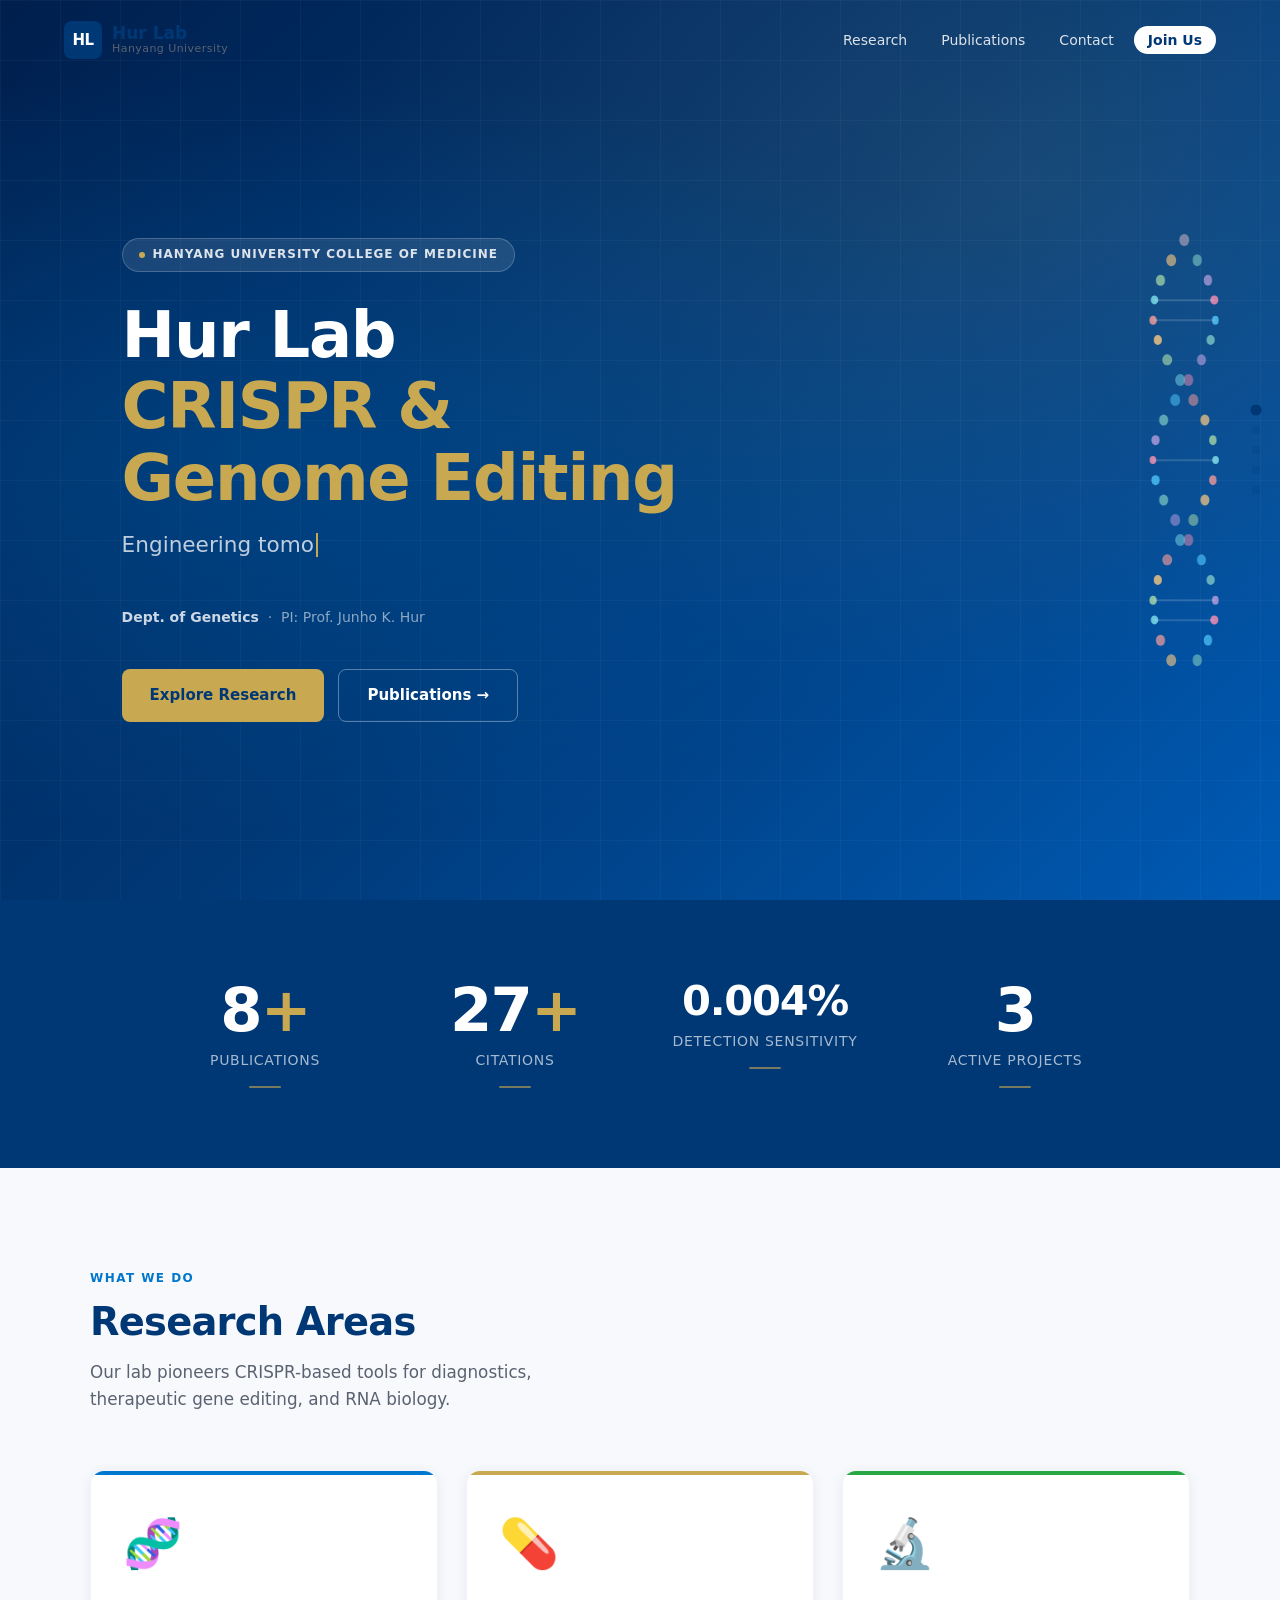
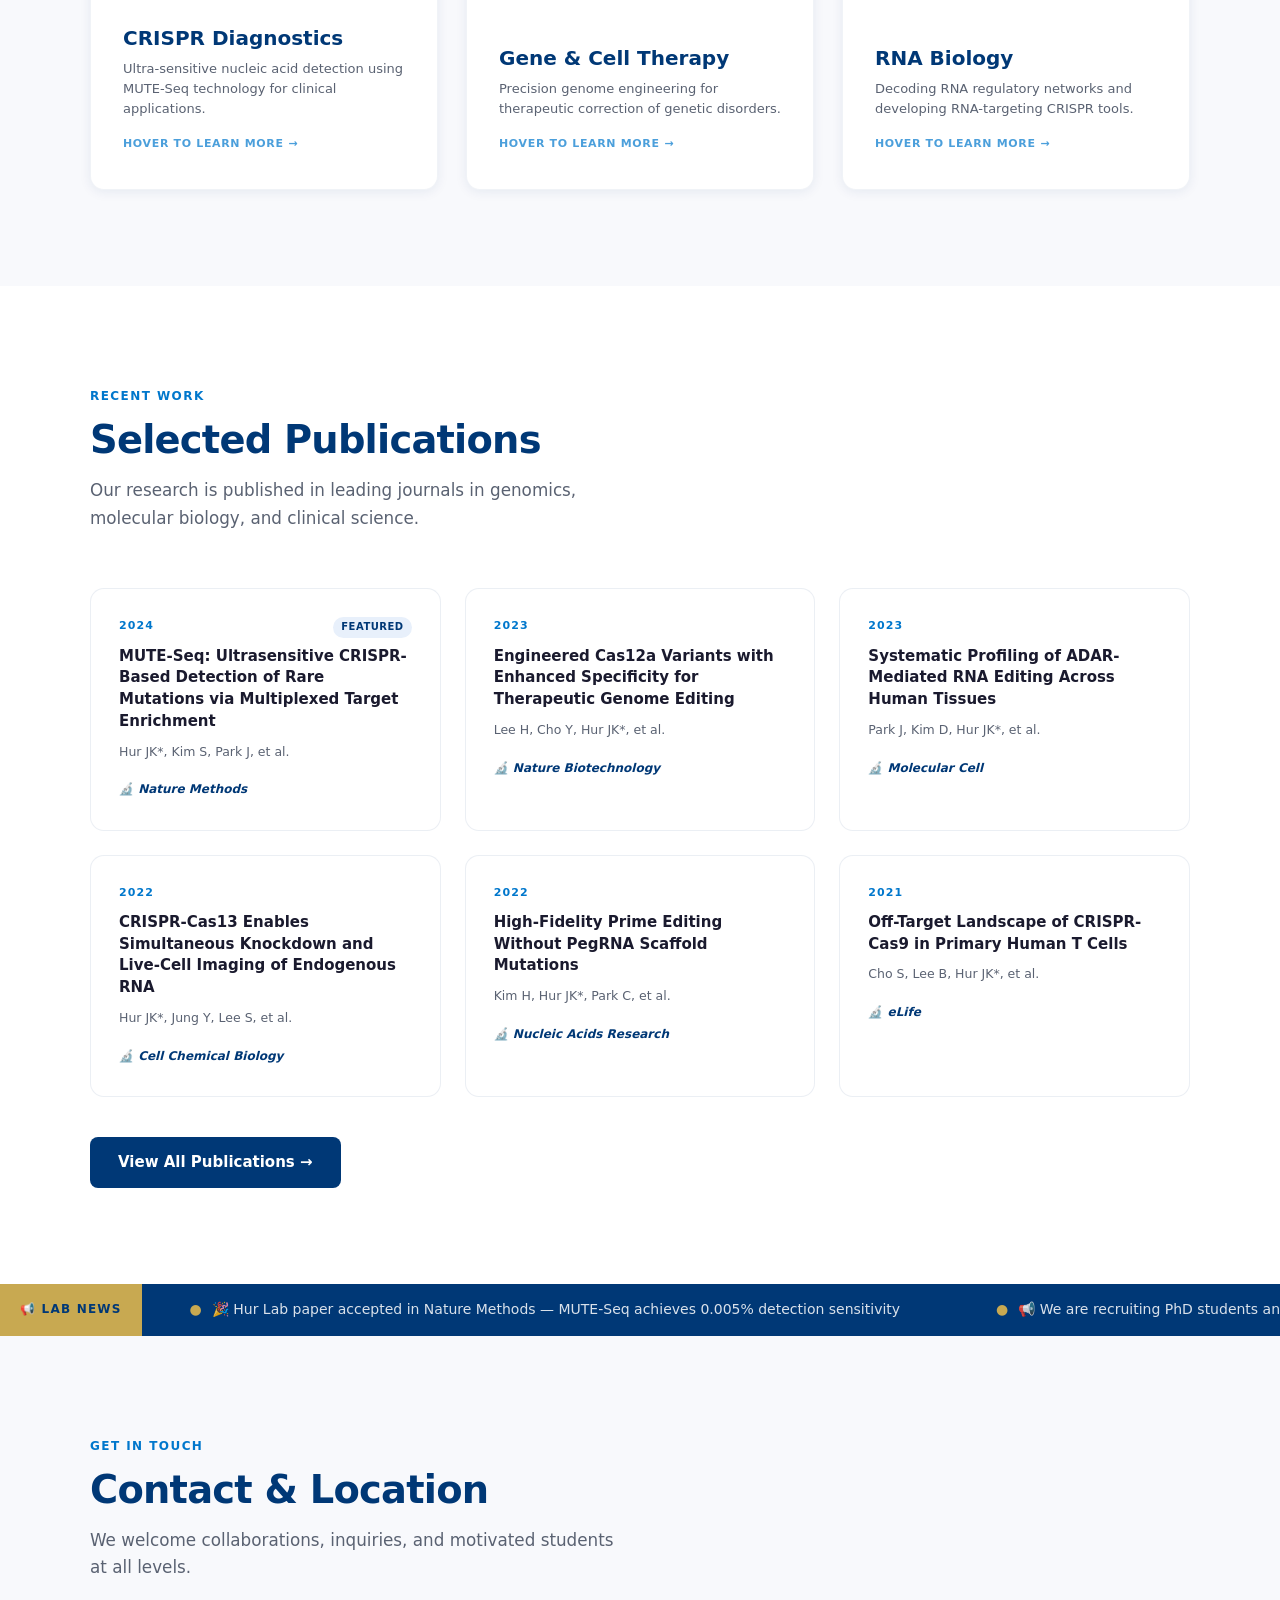
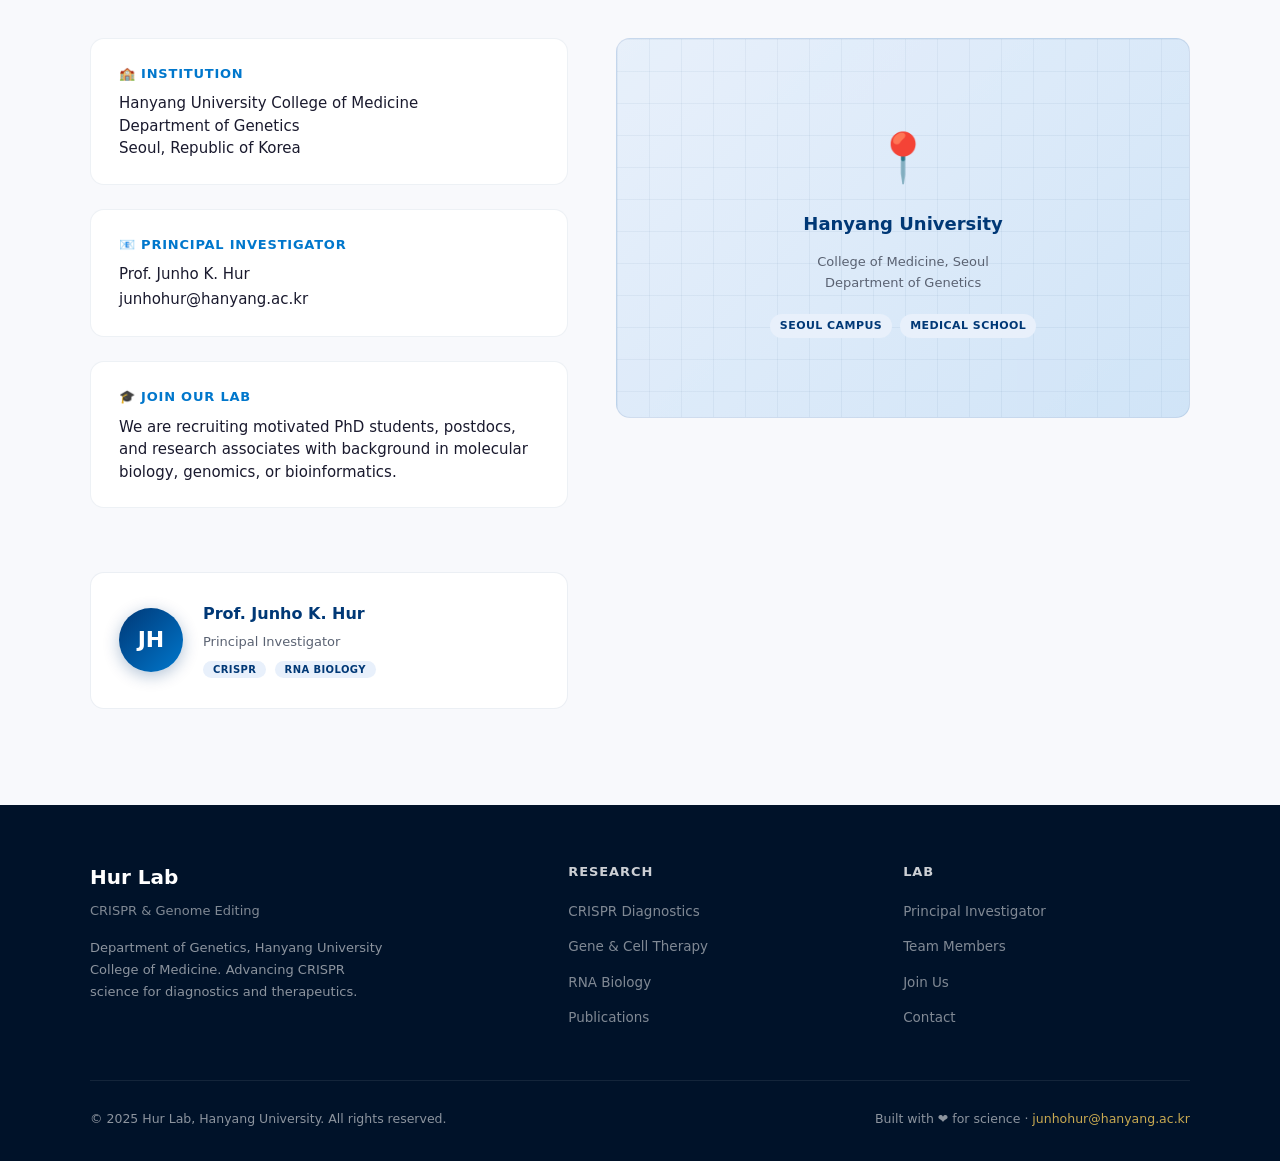
<file: design_D.html>
<!DOCTYPE html>
<html lang="en">
<head>
<meta charset="UTF-8">
<meta name="viewport" content="width=device-width, initial-scale=1.0">
<title>Hur Lab — CRISPR & Genome Editing | Hanyang University</title>
<style>
  /* =========================================
     RESET & BASE
  ========================================= */
  *, *::before, *::after { box-sizing: border-box; margin: 0; padding: 0; }

  :root {
    --blue:       #003876;
    --blue-mid:   #1a5fa8;
    --blue-light: #e8f0fb;
    --accent:     #0077cc;
    --gold:       #c8a951;
    --text:       #1a1a2e;
    --text-light: #5a6272;
    --white:      #ffffff;
    --bg:         #f8f9fc;
    --card-bg:    #ffffff;
    --shadow-sm:  0 2px 12px rgba(0,56,118,.08);
    --shadow-md:  0 8px 32px rgba(0,56,118,.14);
    --shadow-lg:  0 20px 60px rgba(0,56,118,.20);
    --radius:     14px;
    --transition: .35s cubic-bezier(.4,0,.2,1);
  }

  html { scroll-behavior: smooth; font-size: 16px; }

  body {
    font-family: 'Segoe UI', system-ui, -apple-system, sans-serif;
    background: var(--bg);
    color: var(--text);
    line-height: 1.65;
    overflow-x: hidden;
  }

  /* =========================================
     PROGRESS BAR
  ========================================= */
  #progress-bar {
    position: fixed; top: 0; left: 0; z-index: 9999;
    height: 3px;
    width: 0%;
    background: linear-gradient(90deg, var(--gold), var(--accent), var(--blue));
    transition: width .1s linear;
    border-radius: 0 2px 2px 0;
  }

  /* =========================================
     NAVIGATION
  ========================================= */
  nav {
    position: fixed; top: 3px; left: 0; right: 0; z-index: 900;
    display: flex; align-items: center; justify-content: space-between;
    padding: 18px 5%;
    transition: background var(--transition), box-shadow var(--transition), padding var(--transition);
  }
  nav.scrolled {
    background: rgba(255,255,255,.95);
    backdrop-filter: blur(12px);
    box-shadow: var(--shadow-sm);
    padding: 10px 5%;
  }
  .nav-brand {
    display: flex; align-items: center; gap: 10px;
    text-decoration: none;
  }
  .nav-brand .logo-mark {
    width: 38px; height: 38px;
    background: var(--blue);
    border-radius: 8px;
    display: flex; align-items: center; justify-content: center;
    color: #fff; font-weight: 800; font-size: 15px; letter-spacing: -.5px;
    flex-shrink: 0;
  }
  .nav-brand .brand-text {
    line-height: 1.15;
  }
  .nav-brand .brand-name {
    font-size: 17px; font-weight: 700; color: var(--blue);
    transition: color var(--transition);
  }
  nav.scrolled .nav-brand .brand-name { color: var(--blue); }
  .nav-brand .brand-sub {
    font-size: 11px; color: var(--text-light); letter-spacing: .04em;
  }
  .nav-links {
    display: flex; gap: 6px; list-style: none;
  }
  .nav-links a {
    text-decoration: none; color: rgba(255,255,255,.85);
    font-size: 14px; font-weight: 500; padding: 6px 14px;
    border-radius: 20px;
    transition: background var(--transition), color var(--transition);
  }
  nav.scrolled .nav-links a { color: var(--text); }
  .nav-links a:hover {
    background: rgba(255,255,255,.15);
    color: #fff;
  }
  nav.scrolled .nav-links a:hover {
    background: var(--blue-light);
    color: var(--blue);
  }
  .nav-cta {
    background: var(--white) !important;
    color: var(--blue) !important;
    font-weight: 700 !important;
    box-shadow: 0 0 0 0 rgba(0,119,204,0);
    transition: box-shadow var(--transition), transform var(--transition) !important;
  }
  nav.scrolled .nav-cta {
    background: var(--blue) !important;
    color: #fff !important;
  }
  .nav-cta:hover {
    box-shadow: 0 0 18px rgba(0,119,204,.4) !important;
    transform: translateY(-1px);
  }

  /* =========================================
     HERO
  ========================================= */
  #hero {
    position: relative;
    min-height: 100vh;
    display: flex; align-items: center;
    overflow: hidden;
    background: linear-gradient(135deg, #001f4d 0%, #003876 50%, #005bb5 100%);
  }
  .hero-bg-pattern {
    position: absolute; inset: 0; z-index: 0;
    background-image:
      radial-gradient(ellipse at 20% 50%, rgba(0,119,204,.25) 0%, transparent 60%),
      radial-gradient(ellipse at 80% 20%, rgba(200,169,81,.12) 0%, transparent 50%);
  }
  /* Subtle grid overlay */
  .hero-grid {
    position: absolute; inset: 0; z-index: 0;
    background-image:
      linear-gradient(rgba(255,255,255,.03) 1px, transparent 1px),
      linear-gradient(90deg, rgba(255,255,255,.03) 1px, transparent 1px);
    background-size: 60px 60px;
  }
  .hero-content {
    position: relative; z-index: 2;
    padding: 140px 5% 80px;
    max-width: 680px;
  }
  .hero-badge {
    display: inline-flex; align-items: center; gap: 8px;
    background: rgba(255,255,255,.1);
    border: 1px solid rgba(255,255,255,.2);
    border-radius: 30px;
    padding: 6px 16px;
    font-size: 12px; color: rgba(255,255,255,.85); letter-spacing: .08em;
    text-transform: uppercase; font-weight: 600;
    margin-bottom: 28px;
    animation: fadeSlideDown .8s ease both;
  }
  .hero-badge .dot {
    width: 6px; height: 6px; border-radius: 50%;
    background: var(--gold);
    animation: pulse 2s ease infinite;
  }
  @keyframes pulse {
    0%,100% { opacity:1; transform:scale(1); }
    50%      { opacity:.5; transform:scale(1.4); }
  }
  .hero-title {
    font-size: clamp(2.6rem, 5vw, 4rem);
    font-weight: 800;
    color: #fff;
    line-height: 1.12;
    letter-spacing: -.02em;
    margin-bottom: 12px;
    animation: fadeSlideDown .8s ease .1s both;
  }
  .hero-title span { color: var(--gold); }
  .hero-tagline {
    font-size: clamp(1.1rem, 2.2vw, 1.35rem);
    color: rgba(255,255,255,.75);
    margin-bottom: 32px;
    min-height: 2.2em;
    animation: fadeSlideDown .8s ease .2s both;
  }
  .typing-cursor {
    display: inline-block;
    width: 2px; height: 1.1em;
    background: var(--gold);
    vertical-align: text-bottom;
    margin-left: 2px;
    animation: blink .7s step-end infinite;
  }
  @keyframes blink { 0%,100%{opacity:1} 50%{opacity:0} }

  .hero-meta {
    font-size: 14px; color: rgba(255,255,255,.55);
    margin-bottom: 40px;
    animation: fadeSlideDown .8s ease .3s both;
  }
  .hero-meta strong { color: rgba(255,255,255,.8); }
  .hero-actions {
    display: flex; gap: 14px; flex-wrap: wrap;
    animation: fadeSlideDown .8s ease .4s both;
  }
  .btn {
    display: inline-flex; align-items: center; gap: 8px;
    padding: 13px 28px; border-radius: 8px;
    font-size: 15px; font-weight: 600; text-decoration: none;
    cursor: pointer; border: none; outline: none;
    transition: transform var(--transition), box-shadow var(--transition);
  }
  .btn-primary {
    background: var(--gold);
    color: var(--blue);
  }
  .btn-primary:hover {
    transform: translateY(-2px);
    box-shadow: 0 8px 24px rgba(200,169,81,.4);
  }
  .btn-outline {
    background: transparent;
    color: #fff;
    border: 1.5px solid rgba(255,255,255,.35);
  }
  .btn-outline:hover {
    background: rgba(255,255,255,.08);
    border-color: rgba(255,255,255,.7);
    transform: translateY(-2px);
    box-shadow: 0 0 20px rgba(255,255,255,.1);
  }

  /* =========================================
     DNA HELIX  (CSS-only)
  ========================================= */
  .dna-container {
    position: absolute; right: 5%; top: 50%;
    transform: translateY(-50%);
    z-index: 1;
    opacity: .85;
    animation: fadeIn 1.2s ease .5s both;
  }
  @keyframes fadeIn { from{opacity:0} to{opacity:.85} }

  .dna-helix {
    position: relative;
    width: 80px; height: 420px;
    margin: auto;
  }
  .dna-strand {
    position: absolute; left: 50%; top: 0;
    width: 100%; height: 100%;
    transform: translateX(-50%);
  }
  .bp { /* base pair */
    position: absolute;
    width: 100%;
    display: flex; align-items: center; justify-content: space-between;
  }
  .bp-dot {
    width: 10px; height: 10px; border-radius: 50%;
    flex-shrink: 0;
  }
  .bp-line {
    flex: 1; height: 1.5px;
    background: rgba(255,255,255,.18);
  }
  .dna-helix {
    animation: helixSpin 8s linear infinite;
  }
  @keyframes helixSpin {
    from { transform: rotateY(0deg); }
    to   { transform: rotateY(360deg); }
  }
  /* We'll generate BP items via JS below */

  /* =========================================
     SCROLL FADE REVEAL
  ========================================= */
  .reveal {
    opacity: 0;
    transform: translateY(40px);
    transition: opacity .7s ease, transform .7s ease;
  }
  .reveal.visible {
    opacity: 1;
    transform: translateY(0);
  }
  .reveal-left {
    opacity: 0;
    transform: translateX(-50px);
    transition: opacity .7s ease, transform .7s ease;
  }
  .reveal-left.visible {
    opacity: 1;
    transform: translateX(0);
  }
  .reveal-right {
    opacity: 0;
    transform: translateX(50px);
    transition: opacity .7s ease, transform .7s ease;
  }
  .reveal-right.visible {
    opacity: 1;
    transform: translateX(0);
  }
  .reveal-delay-1 { transition-delay: .1s !important; }
  .reveal-delay-2 { transition-delay: .2s !important; }
  .reveal-delay-3 { transition-delay: .3s !important; }
  .reveal-delay-4 { transition-delay: .4s !important; }

  /* =========================================
     SECTION COMMON
  ========================================= */
  section { padding: 96px 5%; }
  .section-label {
    display: inline-block;
    font-size: 12px; font-weight: 700; letter-spacing: .12em;
    text-transform: uppercase; color: var(--accent);
    margin-bottom: 10px;
  }
  .section-title {
    font-size: clamp(1.8rem, 3.5vw, 2.4rem);
    font-weight: 800; color: var(--blue);
    line-height: 1.2; letter-spacing: -.02em;
    margin-bottom: 14px;
  }
  .section-sub {
    font-size: 1.05rem; color: var(--text-light);
    max-width: 540px;
    margin-bottom: 56px;
  }

  /* =========================================
     STATS
  ========================================= */
  #stats {
    background: var(--blue);
    padding: 80px 5%;
  }
  .stats-inner {
    max-width: 960px; margin: auto;
    display: grid;
    grid-template-columns: repeat(auto-fit, minmax(200px, 1fr));
    gap: 40px; text-align: center;
  }
  .stat-item {}
  .stat-num {
    font-size: clamp(2.8rem, 5vw, 3.8rem);
    font-weight: 900;
    color: #fff;
    line-height: 1;
    letter-spacing: -.03em;
  }
  .stat-num .suffix { color: var(--gold); }
  .stat-label {
    font-size: 14px; color: rgba(255,255,255,.65);
    letter-spacing: .05em; text-transform: uppercase;
    margin-top: 8px; font-weight: 500;
  }
  .stat-divider {
    width: 32px; height: 2px;
    background: var(--gold); opacity: .6;
    margin: 14px auto 0;
    border-radius: 1px;
  }

  /* =========================================
     RESEARCH FLIP CARDS
  ========================================= */
  #research { background: var(--bg); }
  .flip-grid {
    display: grid;
    grid-template-columns: repeat(auto-fit, minmax(280px, 1fr));
    gap: 28px;
    max-width: 1100px;
  }
  .flip-card {
    height: 320px;
    perspective: 1200px;
    cursor: pointer;
  }
  .flip-inner {
    position: relative; width: 100%; height: 100%;
    transition: transform .65s cubic-bezier(.4,0,.2,1);
    transform-style: preserve-3d;
  }
  .flip-card:hover .flip-inner,
  .flip-card.flipped .flip-inner {
    transform: rotateY(180deg);
  }
  .flip-front, .flip-back {
    position: absolute; inset: 0;
    border-radius: var(--radius);
    padding: 36px 32px;
    backface-visibility: hidden;
    -webkit-backface-visibility: hidden;
  }
  .flip-front {
    background: var(--card-bg);
    box-shadow: var(--shadow-sm);
    display: flex; flex-direction: column; justify-content: flex-end;
    overflow: hidden;
    border: 1px solid rgba(0,56,118,.06);
  }
  .flip-front::before {
    content: '';
    position: absolute; top: 0; left: 0; right: 0;
    height: 4px;
    background: var(--accent);
    border-radius: var(--radius) var(--radius) 0 0;
  }
  .flip-front-icon {
    font-size: 3rem;
    margin-bottom: auto;
    padding-top: 8px;
    line-height: 1.2;
  }
  .flip-front h3 {
    font-size: 1.25rem; font-weight: 700; color: var(--blue);
    margin-bottom: 8px; line-height: 1.25;
  }
  .flip-front p {
    font-size: 13px; color: var(--text-light); line-height: 1.55;
  }
  .flip-hint {
    font-size: 11px; color: var(--accent); margin-top: 16px;
    letter-spacing: .06em; text-transform: uppercase; font-weight: 600;
    opacity: .7;
  }
  .flip-back {
    background: linear-gradient(145deg, var(--blue) 0%, #005bb5 100%);
    transform: rotateY(180deg);
    display: flex; flex-direction: column; justify-content: center;
    gap: 14px;
  }
  .flip-back h3 {
    font-size: 1.15rem; font-weight: 700; color: #fff; margin-bottom: 4px;
  }
  .flip-back p {
    font-size: 13.5px; color: rgba(255,255,255,.82); line-height: 1.6;
  }
  .flip-back ul {
    list-style: none; margin-top: 4px;
  }
  .flip-back ul li {
    font-size: 13px; color: rgba(255,255,255,.75);
    padding: 3px 0; padding-left: 16px; position: relative;
  }
  .flip-back ul li::before {
    content: '→';
    position: absolute; left: 0;
    color: var(--gold); font-size: 11px;
  }
  .flip-back .tag {
    display: inline-block;
    background: rgba(255,255,255,.12);
    border: 1px solid rgba(255,255,255,.2);
    color: rgba(255,255,255,.9);
    font-size: 11px; font-weight: 600;
    padding: 3px 10px; border-radius: 20px; letter-spacing: .05em;
    text-transform: uppercase;
  }

  /* card color accents */
  .flip-card:nth-child(1) .flip-front::before { background: #0077cc; }
  .flip-card:nth-child(2) .flip-front::before { background: var(--gold); }
  .flip-card:nth-child(3) .flip-front::before { background: #28a745; }
  .flip-card:nth-child(2) .flip-back { background: linear-gradient(145deg, #5c3d11, #8b6024); }
  .flip-card:nth-child(3) .flip-back { background: linear-gradient(145deg, #145c2a, #1e7e34); }

  /* =========================================
     PUBLICATIONS
  ========================================= */
  #publications { background: var(--white); }
  .pub-list {
    display: grid;
    grid-template-columns: repeat(auto-fill, minmax(320px, 1fr));
    gap: 24px;
    max-width: 1100px;
  }
  .pub-card {
    background: var(--card-bg);
    border: 1px solid rgba(0,56,118,.08);
    border-radius: var(--radius);
    padding: 28px;
    transition: transform var(--transition), box-shadow var(--transition);
    position: relative;
    overflow: hidden;
  }
  .pub-card::after {
    content: '';
    position: absolute; bottom: 0; left: 0; right: 0;
    height: 3px;
    background: linear-gradient(90deg, var(--blue), var(--accent));
    transform: scaleX(0); transform-origin: left;
    transition: transform var(--transition);
  }
  .pub-card:hover {
    transform: translateY(-6px);
    box-shadow: var(--shadow-md);
  }
  .pub-card:hover::after { transform: scaleX(1); }
  .pub-year {
    font-size: 11px; font-weight: 700; letter-spacing: .1em;
    text-transform: uppercase; color: var(--accent);
    margin-bottom: 10px;
  }
  .pub-title {
    font-size: 15px; font-weight: 700; color: var(--text);
    line-height: 1.45; margin-bottom: 10px;
  }
  .pub-authors {
    font-size: 12.5px; color: var(--text-light); line-height: 1.5;
    margin-bottom: 14px;
  }
  .pub-journal {
    display: inline-flex; align-items: center; gap: 6px;
    font-size: 12px; color: var(--blue); font-weight: 600;
    font-style: italic;
  }
  .pub-badge {
    display: inline-block;
    background: var(--blue-light);
    color: var(--blue); font-size: 10px; font-weight: 700;
    padding: 2px 8px; border-radius: 20px; letter-spacing: .05em;
    text-transform: uppercase; margin-left: auto; float: right;
  }

  /* =========================================
     NEWS TICKER
  ========================================= */
  #news-ticker {
    background: var(--blue);
    padding: 0;
    overflow: hidden;
  }
  .ticker-wrap {
    display: flex; align-items: center;
    height: 52px;
  }
  .ticker-label {
    background: var(--gold);
    color: var(--blue);
    font-size: 12px; font-weight: 800;
    letter-spacing: .1em; text-transform: uppercase;
    padding: 0 20px;
    height: 100%;
    display: flex; align-items: center;
    flex-shrink: 0;
    white-space: nowrap;
    z-index: 1;
  }
  .ticker-track {
    flex: 1; overflow: hidden; position: relative;
  }
  .ticker-content {
    display: flex;
    animation: ticker 40s linear infinite;
    white-space: nowrap;
  }
  .ticker-content:hover { animation-play-state: paused; }
  .ticker-item {
    color: rgba(255,255,255,.85);
    font-size: 14px;
    padding: 0 48px;
    flex-shrink: 0;
  }
  .ticker-item .ti-dot {
    color: var(--gold); margin-right: 10px;
  }
  @keyframes ticker {
    0%   { transform: translateX(0); }
    100% { transform: translateX(-50%); }
  }

  /* =========================================
     CONTACT
  ========================================= */
  #contact { background: var(--bg); }
  .contact-grid {
    display: grid;
    grid-template-columns: 1fr 1.2fr;
    gap: 48px;
    max-width: 1100px;
    align-items: start;
  }
  .contact-info {
    display: flex; flex-direction: column; gap: 24px;
  }
  .contact-block {
    background: var(--card-bg);
    border-radius: var(--radius);
    padding: 24px 28px;
    border: 1px solid rgba(0,56,118,.07);
    transition: transform var(--transition), box-shadow var(--transition);
  }
  .contact-block:hover {
    transform: translateX(6px);
    box-shadow: var(--shadow-sm);
  }
  .contact-block h4 {
    font-size: 13px; font-weight: 700; color: var(--accent);
    letter-spacing: .06em; text-transform: uppercase;
    margin-bottom: 8px;
  }
  .contact-block p, .contact-block a {
    font-size: 15px; color: var(--text); text-decoration: none; line-height: 1.5;
  }
  .contact-block a:hover { color: var(--accent); }
  .map-placeholder {
    background: linear-gradient(135deg, #e8f0fb 0%, #d0e4f7 100%);
    border-radius: var(--radius);
    border: 1px solid rgba(0,56,118,.1);
    overflow: hidden;
    position: relative;
    height: 380px;
    cursor: pointer;
    transition: transform var(--transition), box-shadow var(--transition);
  }
  .map-placeholder:hover {
    transform: translateY(-4px) scale(1.01);
    box-shadow: var(--shadow-md);
  }
  .map-placeholder:hover .map-overlay {
    opacity: 1;
  }
  .map-inner {
    position: absolute; inset: 0;
    display: flex; flex-direction: column;
    align-items: center; justify-content: center;
    gap: 12px;
  }
  .map-pin {
    font-size: 3rem;
    animation: bounce 2s ease infinite;
  }
  @keyframes bounce {
    0%,100% { transform: translateY(0); }
    50%      { transform: translateY(-8px); }
  }
  .map-inner h3 { font-size: 18px; font-weight: 700; color: var(--blue); }
  .map-inner p { font-size: 13px; color: var(--text-light); text-align: center; padding: 0 20px; }
  .map-overlay {
    position: absolute; inset: 0;
    background: rgba(0,56,118,.08);
    display: flex; align-items: center; justify-content: center;
    opacity: 0; transition: opacity var(--transition);
    border-radius: var(--radius);
  }
  .map-overlay span {
    background: var(--blue);
    color: #fff; font-size: 14px; font-weight: 600;
    padding: 10px 22px; border-radius: 8px;
    box-shadow: var(--shadow-md);
  }
  /* Decorative grid for map */
  .map-grid-bg {
    position: absolute; inset: 0;
    background-image:
      linear-gradient(rgba(0,56,118,.06) 1px, transparent 1px),
      linear-gradient(90deg, rgba(0,56,118,.06) 1px, transparent 1px);
    background-size: 32px 32px;
    opacity: .8;
  }

  /* =========================================
     FOOTER
  ========================================= */
  footer {
    background: #001229;
    color: rgba(255,255,255,.55);
    padding: 56px 5% 32px;
  }
  .footer-inner {
    max-width: 1100px; margin: auto;
  }
  .footer-top {
    display: grid;
    grid-template-columns: 1.5fr 1fr 1fr;
    gap: 48px;
    padding-bottom: 40px;
    border-bottom: 1px solid rgba(255,255,255,.08);
    margin-bottom: 28px;
  }
  .footer-brand .fb-name {
    font-size: 20px; font-weight: 800; color: #fff;
    margin-bottom: 6px;
  }
  .footer-brand .fb-sub {
    font-size: 13px; color: rgba(255,255,255,.5);
    margin-bottom: 16px;
  }
  .footer-brand p {
    font-size: 13px; line-height: 1.7; max-width: 300px;
  }
  .footer-col h5 {
    font-size: 13px; font-weight: 700; color: rgba(255,255,255,.8);
    letter-spacing: .07em; text-transform: uppercase;
    margin-bottom: 16px;
  }
  .footer-col ul { list-style: none; }
  .footer-col ul li { margin-bottom: 9px; }
  .footer-col ul li a {
    font-size: 13.5px; color: rgba(255,255,255,.5);
    text-decoration: none;
    transition: color var(--transition);
  }
  .footer-col ul li a:hover { color: var(--gold); }
  .footer-bottom {
    display: flex; align-items: center; justify-content: space-between;
    font-size: 12.5px;
  }
  .footer-bottom a { color: var(--gold); text-decoration: none; }

  /* =========================================
     ANIMATIONS
  ========================================= */
  @keyframes fadeSlideDown {
    from { opacity:0; transform:translateY(-20px); }
    to   { opacity:1; transform:translateY(0); }
  }

  /* =========================================
     PARALLAX WRAPPER
  ========================================= */
  #hero { will-change: transform; }

  /* =========================================
     RESPONSIVE
  ========================================= */
  @media (max-width: 900px) {
    .dna-container { display: none; }
    .contact-grid { grid-template-columns: 1fr; }
    .footer-top { grid-template-columns: 1fr 1fr; }
  }
  @media (max-width: 640px) {
    nav { padding: 14px 4%; }
    nav.scrolled { padding: 8px 4%; }
    .nav-links { display: none; }
    section { padding: 72px 4%; }
    .hero-content { padding: 120px 4% 60px; }
    .footer-top { grid-template-columns: 1fr; gap: 32px; }
    .footer-bottom { flex-direction: column; gap: 8px; text-align: center; }
  }

  /* =========================================
     MISC UTILITIES
  ========================================= */
  .max-w { max-width: 1100px; margin: 0 auto; }
  .tag-row { display: flex; flex-wrap: wrap; gap: 8px; margin-top: 10px; }
  .tag {
    background: var(--blue-light);
    color: var(--blue);
    font-size: 11px; font-weight: 700;
    padding: 3px 10px; border-radius: 20px;
    letter-spacing: .04em; text-transform: uppercase;
  }
  .pi-card {
    display: flex; align-items: center; gap: 20px;
    background: var(--card-bg);
    border-radius: var(--radius);
    padding: 28px;
    border: 1px solid rgba(0,56,118,.08);
    max-width: 540px;
    margin-top: 40px;
    transition: transform var(--transition), box-shadow var(--transition);
  }
  .pi-card:hover {
    transform: translateY(-3px);
    box-shadow: var(--shadow-md);
  }
  .pi-avatar {
    width: 64px; height: 64px; border-radius: 50%;
    background: linear-gradient(135deg, var(--blue) 0%, var(--accent) 100%);
    display: flex; align-items: center; justify-content: center;
    color: #fff; font-size: 22px; font-weight: 800;
    flex-shrink: 0;
    box-shadow: 0 4px 16px rgba(0,56,118,.3);
  }
  .pi-info h4 { font-size: 16px; font-weight: 700; color: var(--blue); }
  .pi-info p { font-size: 13px; color: var(--text-light); margin-top: 3px; }

  /* Scroll progress dot nav */
  #dot-nav {
    position: fixed; right: 20px; top: 50%;
    transform: translateY(-50%);
    z-index: 800;
    display: flex; flex-direction: column; gap: 12px;
  }
  .dot-nav-item {
    width: 8px; height: 8px; border-radius: 50%;
    background: rgba(0,56,118,.2);
    cursor: pointer;
    transition: background var(--transition), transform var(--transition);
    position: relative;
  }
  .dot-nav-item.active {
    background: var(--blue);
    transform: scale(1.4);
  }
  .dot-nav-item::after {
    content: attr(data-label);
    position: absolute; right: 16px; top: 50%; transform: translateY(-50%);
    font-size: 11px; font-weight: 600; color: var(--blue);
    white-space: nowrap; opacity: 0; pointer-events: none;
    transition: opacity var(--transition);
    background: #fff; padding: 3px 8px; border-radius: 4px;
    box-shadow: var(--shadow-sm);
  }
  .dot-nav-item:hover::after { opacity: 1; }
  @media (max-width: 640px) { #dot-nav { display: none; } }
</style>
</head>
<body>

<!-- PROGRESS BAR -->
<div id="progress-bar"></div>

<!-- DOT NAVIGATION -->
<div id="dot-nav">
  <div class="dot-nav-item active" data-section="hero"    data-label="Home"></div>
  <div class="dot-nav-item"        data-section="stats"   data-label="Stats"></div>
  <div class="dot-nav-item"        data-section="research" data-label="Research"></div>
  <div class="dot-nav-item"        data-section="publications" data-label="Publications"></div>
  <div class="dot-nav-item"        data-section="contact"  data-label="Contact"></div>
</div>

<!-- NAVIGATION -->
<nav id="main-nav">
  <a class="nav-brand" href="#hero">
    <div class="logo-mark">HL</div>
    <div class="brand-text">
      <div class="brand-name">Hur Lab</div>
      <div class="brand-sub">Hanyang University</div>
    </div>
  </a>
  <ul class="nav-links">
    <li><a href="#research">Research</a></li>
    <li><a href="#publications">Publications</a></li>
    <li><a href="#contact">Contact</a></li>
    <li><a href="#contact" class="nav-cta">Join Us</a></li>
  </ul>
</nav>

<!-- HERO -->
<section id="hero">
  <div class="hero-bg-pattern"></div>
  <div class="hero-grid"></div>

  <div class="hero-content">
    <div class="hero-badge">
      <span class="dot"></span>
      Hanyang University College of Medicine
    </div>
    <h1 class="hero-title">
      Hur Lab<br>
      <span>CRISPR &amp;<br>Genome Editing</span>
    </h1>
    <p class="hero-tagline" id="typing-target">
      <span id="typed-text"></span><span class="typing-cursor"></span>
    </p>
    <p class="hero-meta">
      <strong>Dept. of Genetics</strong> &nbsp;·&nbsp; PI: Prof. Junho K. Hur
    </p>
    <div class="hero-actions">
      <a href="#research" class="btn btn-primary">Explore Research</a>
      <a href="#publications" class="btn btn-outline">Publications →</a>
    </div>
  </div>

  <!-- DNA Helix -->
  <div class="dna-container">
    <div class="dna-helix" id="dna-helix"></div>
  </div>
</section>

<!-- STATS -->
<section id="stats">
  <div class="stats-inner">
    <div class="stat-item reveal">
      <div class="stat-num"><span class="counter" data-target="9" data-suffix="+">0</span><span class="suffix">+</span></div>
      <div class="stat-label">Publications</div>
      <div class="stat-divider"></div>
    </div>
    <div class="stat-item reveal reveal-delay-1">
      <div class="stat-num"><span class="counter" data-target="30" data-suffix="+">0</span><span class="suffix">+</span></div>
      <div class="stat-label">Citations</div>
      <div class="stat-divider"></div>
    </div>
    <div class="stat-item reveal reveal-delay-2">
      <div class="stat-num" style="font-size:clamp(1.8rem,3.5vw,2.6rem)">
        <span class="counter-special" data-value="0.005%">0%</span>
      </div>
      <div class="stat-label">Detection Sensitivity</div>
      <div class="stat-divider"></div>
    </div>
    <div class="stat-item reveal reveal-delay-3">
      <div class="stat-num"><span class="counter" data-target="3" data-suffix="">0</span></div>
      <div class="stat-label">Active Projects</div>
      <div class="stat-divider"></div>
    </div>
  </div>
</section>

<!-- RESEARCH -->
<section id="research">
  <div class="max-w">
    <div class="reveal">
      <span class="section-label">What We Do</span>
      <h2 class="section-title">Research Areas</h2>
      <p class="section-sub">Our lab pioneers CRISPR-based tools for diagnostics, therapeutic gene editing, and RNA biology.</p>
    </div>

    <div class="flip-grid">

      <!-- Card 1 -->
      <div class="flip-card reveal reveal-delay-1">
        <div class="flip-inner">
          <div class="flip-front">
            <div class="flip-front-icon">🧬</div>
            <h3>CRISPR Diagnostics</h3>
            <p>Ultra-sensitive nucleic acid detection using MUTE-Seq technology for clinical applications.</p>
            <div class="flip-hint">Hover to learn more →</div>
          </div>
          <div class="flip-back">
            <div><span class="tag">MUTE-Seq</span></div>
            <h3>CRISPR Diagnostics</h3>
            <p>We developed MUTE-Seq, achieving <strong style="color:var(--gold)">0.005%</strong> detection sensitivity — enabling early disease detection at near-single-molecule resolution.</p>
            <ul>
              <li>Liquid biopsy for cancer</li>
              <li>Infectious disease diagnostics</li>
              <li>Point-of-care platforms</li>
            </ul>
          </div>
        </div>
      </div>

      <!-- Card 2 -->
      <div class="flip-card reveal reveal-delay-2">
        <div class="flip-inner">
          <div class="flip-front">
            <div class="flip-front-icon">💊</div>
            <h3>Gene &amp; Cell Therapy</h3>
            <p>Precision genome engineering for therapeutic correction of genetic disorders.</p>
            <div class="flip-hint">Hover to learn more →</div>
          </div>
          <div class="flip-back">
            <div><span class="tag" style="background:rgba(255,255,255,.15);color:#fff;border-color:rgba(255,255,255,.3)">Therapeutics</span></div>
            <h3>Gene &amp; Cell Therapy</h3>
            <p>Harnessing CRISPR-Cas systems for safe, efficient therapeutic editing in primary cells and model organisms.</p>
            <ul>
              <li>HDR-based correction strategies</li>
              <li>CAR-T cell engineering</li>
              <li>In vivo delivery systems</li>
            </ul>
          </div>
        </div>
      </div>

      <!-- Card 3 -->
      <div class="flip-card reveal reveal-delay-3">
        <div class="flip-inner">
          <div class="flip-front">
            <div class="flip-front-icon">🔬</div>
            <h3>RNA Biology</h3>
            <p>Decoding RNA regulatory networks and developing RNA-targeting CRISPR tools.</p>
            <div class="flip-hint">Hover to learn more →</div>
          </div>
          <div class="flip-back">
            <div><span class="tag" style="background:rgba(255,255,255,.15);color:#fff;border-color:rgba(255,255,255,.3)">RNA Science</span></div>
            <h3>RNA Biology</h3>
            <p>Investigating non-coding RNA functions and engineering Cas13-based tools for transcriptome editing.</p>
            <ul>
              <li>A-to-I RNA editing (ADARs)</li>
              <li>Cas13 therapeutic tools</li>
              <li>RNA structure-function analysis</li>
            </ul>
          </div>
        </div>
      </div>

    </div><!-- /flip-grid -->
  </div>
</section>

<!-- PUBLICATIONS -->
<section id="publications">
  <div class="max-w">
    <div class="reveal">
      <span class="section-label">Recent Work</span>
      <h2 class="section-title">Selected Publications</h2>
      <p class="section-sub">Our research is published in leading journals in genomics, molecular biology, and clinical science.</p>
    </div>

    <div class="pub-list">

      <div class="pub-card reveal reveal-delay-1">
        <div class="pub-year">2024 &nbsp;<span class="pub-badge">Featured</span></div>
        <div class="pub-title">MUTE-Seq: Ultrasensitive CRISPR-Based Detection of Rare Mutations via Multiplexed Target Enrichment</div>
        <div class="pub-authors">Hur JK*, Kim S, Park J, et al.</div>
        <div class="pub-journal">🔬 Nature Methods</div>
      </div>

      <div class="pub-card reveal reveal-delay-2">
        <div class="pub-year">2023</div>
        <div class="pub-title">Engineered Cas12a Variants with Enhanced Specificity for Therapeutic Genome Editing</div>
        <div class="pub-authors">Lee H, Cho Y, Hur JK*, et al.</div>
        <div class="pub-journal">🔬 Nature Biotechnology</div>
      </div>

      <div class="pub-card reveal reveal-delay-3">
        <div class="pub-year">2023</div>
        <div class="pub-title">Systematic Profiling of ADAR-Mediated RNA Editing Across Human Tissues</div>
        <div class="pub-authors">Park J, Kim D, Hur JK*, et al.</div>
        <div class="pub-journal">🔬 Molecular Cell</div>
      </div>

      <div class="pub-card reveal reveal-delay-1">
        <div class="pub-year">2022</div>
        <div class="pub-title">CRISPR-Cas13 Enables Simultaneous Knockdown and Live-Cell Imaging of Endogenous RNA</div>
        <div class="pub-authors">Hur JK*, Jung Y, Lee S, et al.</div>
        <div class="pub-journal">🔬 Cell Chemical Biology</div>
      </div>

      <div class="pub-card reveal reveal-delay-2">
        <div class="pub-year">2022</div>
        <div class="pub-title">High-Fidelity Prime Editing Without PegRNA Scaffold Mutations</div>
        <div class="pub-authors">Kim H, Hur JK*, Park C, et al.</div>
        <div class="pub-journal">🔬 Nucleic Acids Research</div>
      </div>

      <div class="pub-card reveal reveal-delay-3">
        <div class="pub-year">2021</div>
        <div class="pub-title">Off-Target Landscape of CRISPR-Cas9 in Primary Human T Cells</div>
        <div class="pub-authors">Cho S, Lee B, Hur JK*, et al.</div>
        <div class="pub-journal">🔬 eLife</div>
      </div>

    </div><!-- /pub-list -->

    <div style="margin-top:40px" class="reveal">
      <a href="#contact" class="btn btn-primary" style="background:var(--blue);color:#fff">
        View All Publications →
      </a>
    </div>
  </div>
</section>

<!-- NEWS TICKER -->
<div id="news-ticker">
  <div class="ticker-wrap">
    <div class="ticker-label">📢 Lab News</div>
    <div class="ticker-track">
      <div class="ticker-content" id="ticker-content">
        <!-- duplicated by JS -->
      </div>
    </div>
  </div>
</div>

<!-- CONTACT -->
<section id="contact">
  <div class="max-w">
    <div class="reveal">
      <span class="section-label">Get In Touch</span>
      <h2 class="section-title">Contact &amp; Location</h2>
      <p class="section-sub">We welcome collaborations, inquiries, and motivated students at all levels.</p>
    </div>

    <div class="contact-grid">
      <div class="contact-info">

        <div class="contact-block reveal reveal-delay-1">
          <h4>🏫 Institution</h4>
          <p>Hanyang University College of Medicine<br>
             Department of Genetics<br>
             Seoul, Republic of Korea</p>
        </div>

        <div class="contact-block reveal reveal-delay-2">
          <h4>📧 Principal Investigator</h4>
          <p>Prof. Junho K. Hur</p>
          <a href="mailto:junhohur@hanyang.ac.kr">junhohur@hanyang.ac.kr</a>
        </div>

        <div class="contact-block reveal reveal-delay-3">
          <h4>🎓 Join Our Lab</h4>
          <p>We are recruiting motivated PhD students, postdocs, and research associates with background in molecular biology, genomics, or bioinformatics.</p>
        </div>

        <!-- PI Card -->
        <div class="pi-card reveal reveal-delay-4">
          <div class="pi-avatar">JH</div>
          <div class="pi-info">
            <h4>Prof. Junho K. Hur</h4>
            <p>Principal Investigator</p>
            <p style="margin-top:6px">
              <span class="tag" style="font-size:10px">CRISPR</span>
              <span class="tag" style="font-size:10px;margin-left:4px">RNA Biology</span>
            </p>
          </div>
        </div>

      </div>

      <!-- Map Placeholder -->
      <div class="map-placeholder reveal reveal-right" onclick="window.open('https://maps.google.com/?q=Hanyang+University+College+of+Medicine+Seoul','_blank')">
        <div class="map-grid-bg"></div>
        <div class="map-inner">
          <div class="map-pin">📍</div>
          <h3>Hanyang University</h3>
          <p>College of Medicine, Seoul<br>Department of Genetics</p>
          <div class="tag-row" style="justify-content:center;margin-top:8px">
            <span class="tag">Seoul Campus</span>
            <span class="tag">Medical School</span>
          </div>
        </div>
        <div class="map-overlay"><span>Open in Google Maps</span></div>
      </div>

    </div>
  </div>
</section>

<!-- FOOTER -->
<footer>
  <div class="footer-inner">
    <div class="footer-top">
      <div class="footer-brand">
        <div class="fb-name">Hur Lab</div>
        <div class="fb-sub">CRISPR &amp; Genome Editing</div>
        <p>Department of Genetics, Hanyang University College of Medicine. Advancing CRISPR science for diagnostics and therapeutics.</p>
      </div>
      <div class="footer-col">
        <h5>Research</h5>
        <ul>
          <li><a href="#research">CRISPR Diagnostics</a></li>
          <li><a href="#research">Gene &amp; Cell Therapy</a></li>
          <li><a href="#research">RNA Biology</a></li>
          <li><a href="#publications">Publications</a></li>
        </ul>
      </div>
      <div class="footer-col">
        <h5>Lab</h5>
        <ul>
          <li><a href="#contact">Principal Investigator</a></li>
          <li><a href="#contact">Team Members</a></li>
          <li><a href="#contact">Join Us</a></li>
          <li><a href="#contact">Contact</a></li>
        </ul>
      </div>
    </div>
    <div class="footer-bottom">
      <span>© 2025 Hur Lab, Hanyang University. All rights reserved.</span>
      <span>Built with ❤️ for science · <a href="mailto:junhohur@hanyang.ac.kr">junhohur@hanyang.ac.kr</a></span>
    </div>
  </div>
</footer>

<!-- =============================================
     JAVASCRIPT
============================================== -->
<script>
/* ----------------------------------
   PROGRESS BAR
---------------------------------- */
const progressBar = document.getElementById('progress-bar');
function updateProgress() {
  const scrollTop = window.scrollY || document.documentElement.scrollTop;
  const docHeight = document.documentElement.scrollHeight - window.innerHeight;
  const pct = docHeight > 0 ? (scrollTop / docHeight) * 100 : 0;
  progressBar.style.width = pct + '%';
}

/* ----------------------------------
   STICKY NAV
---------------------------------- */
const nav = document.getElementById('main-nav');
function updateNav() {
  if (window.scrollY > 60) {
    nav.classList.add('scrolled');
  } else {
    nav.classList.remove('scrolled');
  }
}

/* ----------------------------------
   DOT NAV
---------------------------------- */
const dotItems = document.querySelectorAll('.dot-nav-item');
const dotSections = Array.from(dotItems).map(d => document.getElementById(d.dataset.section));

function updateDots() {
  const mid = window.scrollY + window.innerHeight / 2;
  let active = 0;
  dotSections.forEach((sec, i) => {
    if (sec && sec.offsetTop <= mid) active = i;
  });
  dotItems.forEach((d, i) => d.classList.toggle('active', i === active));
}

dotItems.forEach((dot, i) => {
  dot.addEventListener('click', () => {
    dotSections[i]?.scrollIntoView({ behavior: 'smooth' });
  });
});

/* ----------------------------------
   PARALLAX HERO
---------------------------------- */
function updateParallax() {
  const hero = document.getElementById('hero');
  const scrollY = window.scrollY;
  if (scrollY < window.innerHeight) {
    hero.style.backgroundPositionY = `${scrollY * 0.4}px`;
    const content = hero.querySelector('.hero-content');
    if (content) content.style.transform = `translateY(${scrollY * 0.15}px)`;
  }
}

/* ----------------------------------
   SCROLL HANDLER
---------------------------------- */
function onScroll() {
  updateProgress();
  updateNav();
  updateDots();
  updateParallax();
  revealOnScroll();
  checkCounters();
}
window.addEventListener('scroll', onScroll, { passive: true });
window.addEventListener('resize', onScroll, { passive: true });

/* ----------------------------------
   REVEAL ON SCROLL
---------------------------------- */
const revealEls = document.querySelectorAll('.reveal, .reveal-left, .reveal-right');
function revealOnScroll() {
  const trigger = window.innerHeight * 0.88;
  revealEls.forEach(el => {
    const top = el.getBoundingClientRect().top;
    if (top < trigger) el.classList.add('visible');
  });
}

/* ----------------------------------
   ANIMATED COUNTERS
---------------------------------- */
let countersStarted = false;
const counterEls = document.querySelectorAll('.counter');
const counterSpecialEl = document.querySelector('.counter-special');

function easeOutQuart(t) { return 1 - Math.pow(1 - t, 4); }

function animateCounter(el, target, duration) {
  const start = performance.now();
  function frame(now) {
    const elapsed = now - start;
    const progress = Math.min(elapsed / duration, 1);
    const value = Math.round(easeOutQuart(progress) * target);
    el.textContent = value;
    if (progress < 1) requestAnimationFrame(frame);
    else el.textContent = target;
  }
  requestAnimationFrame(frame);
}

function animateSpecialCounter(el, finalValue, duration) {
  // Count from 0.000% to 0.005%
  const start = performance.now();
  function frame(now) {
    const elapsed = now - start;
    const progress = Math.min(elapsed / duration, 1);
    const val = (easeOutQuart(progress) * 0.005).toFixed(3);
    el.textContent = val + '%';
    if (progress < 1) requestAnimationFrame(frame);
    else el.textContent = finalValue;
  }
  requestAnimationFrame(frame);
}

function checkCounters() {
  if (countersStarted) return;
  const statsSection = document.getElementById('stats');
  if (!statsSection) return;
  const rect = statsSection.getBoundingClientRect();
  if (rect.top < window.innerHeight * 0.85) {
    countersStarted = true;
    counterEls.forEach(el => {
      const target = parseInt(el.dataset.target, 10);
      animateCounter(el, target, 1800);
    });
    if (counterSpecialEl) {
      animateSpecialCounter(counterSpecialEl, '0.005%', 2000);
    }
  }
}

/* ----------------------------------
   TYPING EFFECT
---------------------------------- */
const phrases = [
  'Engineering tomorrow\'s diagnostics.',
  'CRISPR for precision medicine.',
  'Decoding the genome, one edit at a time.',
  'From bench to bedside — faster.',
];
let phraseIdx = 0, charIdx = 0, deleting = false;
const typedEl = document.getElementById('typed-text');

function typeStep() {
  const phrase = phrases[phraseIdx];
  if (!deleting) {
    typedEl.textContent = phrase.slice(0, ++charIdx);
    if (charIdx === phrase.length) {
      deleting = true;
      setTimeout(typeStep, 2200);
      return;
    }
    setTimeout(typeStep, 52);
  } else {
    typedEl.textContent = phrase.slice(0, --charIdx);
    if (charIdx === 0) {
      deleting = false;
      phraseIdx = (phraseIdx + 1) % phrases.length;
      setTimeout(typeStep, 400);
      return;
    }
    setTimeout(typeStep, 28);
  }
}
setTimeout(typeStep, 900);

/* ----------------------------------
   DNA HELIX BUILDER
---------------------------------- */
(function buildDNA() {
  const helix = document.getElementById('dna-helix');
  if (!helix) return;
  const N = 22; // number of base pairs
  const colors = [
    ['#4fc3f7','#ef9a9a'],
    ['#80cbc4','#ffcc80'],
    ['#b39ddb','#a5d6a7'],
    ['#f48fb1','#80deea'],
  ];
  for (let i = 0; i < N; i++) {
    const t = i / (N - 1); // 0 to 1
    const angle = (i / N) * Math.PI * 3; // 1.5 full turns
    const sinVal = Math.sin(angle);
    const cosVal = Math.cos(angle);

    // X positions for the two strands
    const x1 = 50 + sinVal * 38; // strand A
    const x2 = 50 - sinVal * 38; // strand B
    const y = t * 420;

    const [c1, c2] = colors[i % colors.length];
    const opacity = 0.5 + Math.abs(sinVal) * 0.5;
    const size1 = 8 + Math.abs(cosVal) * 4;
    const size2 = 8 + Math.abs(cosVal) * 4;

    // Dot A
    const dotA = document.createElement('div');
    dotA.style.cssText = `
      position:absolute;
      left:${x1}px; top:${y}px;
      width:${size1}px; height:${size1}px;
      border-radius:50%;
      background:${c1};
      opacity:${opacity};
      transform:translate(-50%,-50%);
      transition:all .1s;
    `;
    helix.appendChild(dotA);

    // Dot B
    const dotB = document.createElement('div');
    dotB.style.cssText = `
      position:absolute;
      left:${x2}px; top:${y}px;
      width:${size2}px; height:${size2}px;
      border-radius:50%;
      background:${c2};
      opacity:${opacity};
      transform:translate(-50%,-50%);
    `;
    helix.appendChild(dotB);

    // Connecting rung (only when strands are close to each other in Z)
    if (Math.abs(cosVal) < 0.3) {
      const rung = document.createElement('div');
      const left = Math.min(x1, x2);
      const width = Math.abs(x1 - x2);
      rung.style.cssText = `
        position:absolute;
        left:${left}px; top:${y}px;
        width:${width}px; height:1.5px;
        background:rgba(255,255,255,0.18);
        transform:translateY(-50%);
      `;
      helix.appendChild(rung);
    }
  }

  // Animate rotation
  let angle = 0;
  function rotateHelix() {
    angle += 0.4;
    helix.style.transform = `rotateY(${angle}deg)`;
    requestAnimationFrame(rotateHelix);
  }
  rotateHelix();
  helix.style.animation = 'none'; // disable CSS animation, use JS
})();

/* ----------------------------------
   NEWS TICKER
---------------------------------- */
(function buildTicker() {
  const items = [
    '🎉 Hur Lab paper accepted in Nature Methods — MUTE-Seq achieves 0.005% detection sensitivity',
    '📢 We are recruiting PhD students and postdocs for 2025 positions',
    '🏆 Prof. Hur awarded the Korean Society of Genetics Excellence Award 2024',
    '🔬 New collaboration with Seoul National University Hospital on CRISPR diagnostics',
    '📄 New preprint available: "Improving Cas12a specificity via structure-guided engineering"',
    '🌏 Hur Lab presents at CRISPR 2024 International Meeting in Singapore',
  ];
  const track = document.getElementById('ticker-content');
  // Duplicate for seamless loop
  const doubled = [...items, ...items];
  doubled.forEach(text => {
    const span = document.createElement('span');
    span.className = 'ticker-item';
    span.innerHTML = `<span class="ti-dot">●</span>${text}`;
    track.appendChild(span);
  });
})();

/* ----------------------------------
   SMOOTH SCROLL (for older browsers)
---------------------------------- */
document.querySelectorAll('a[href^="#"]').forEach(a => {
  a.addEventListener('click', e => {
    const target = document.querySelector(a.getAttribute('href'));
    if (target) {
      e.preventDefault();
      target.scrollIntoView({ behavior: 'smooth', block: 'start' });
    }
  });
});

/* ----------------------------------
   INIT
---------------------------------- */
updateNav();
updateDots();
revealOnScroll();
checkCounters();
</script>
</body>
</html>
</file>
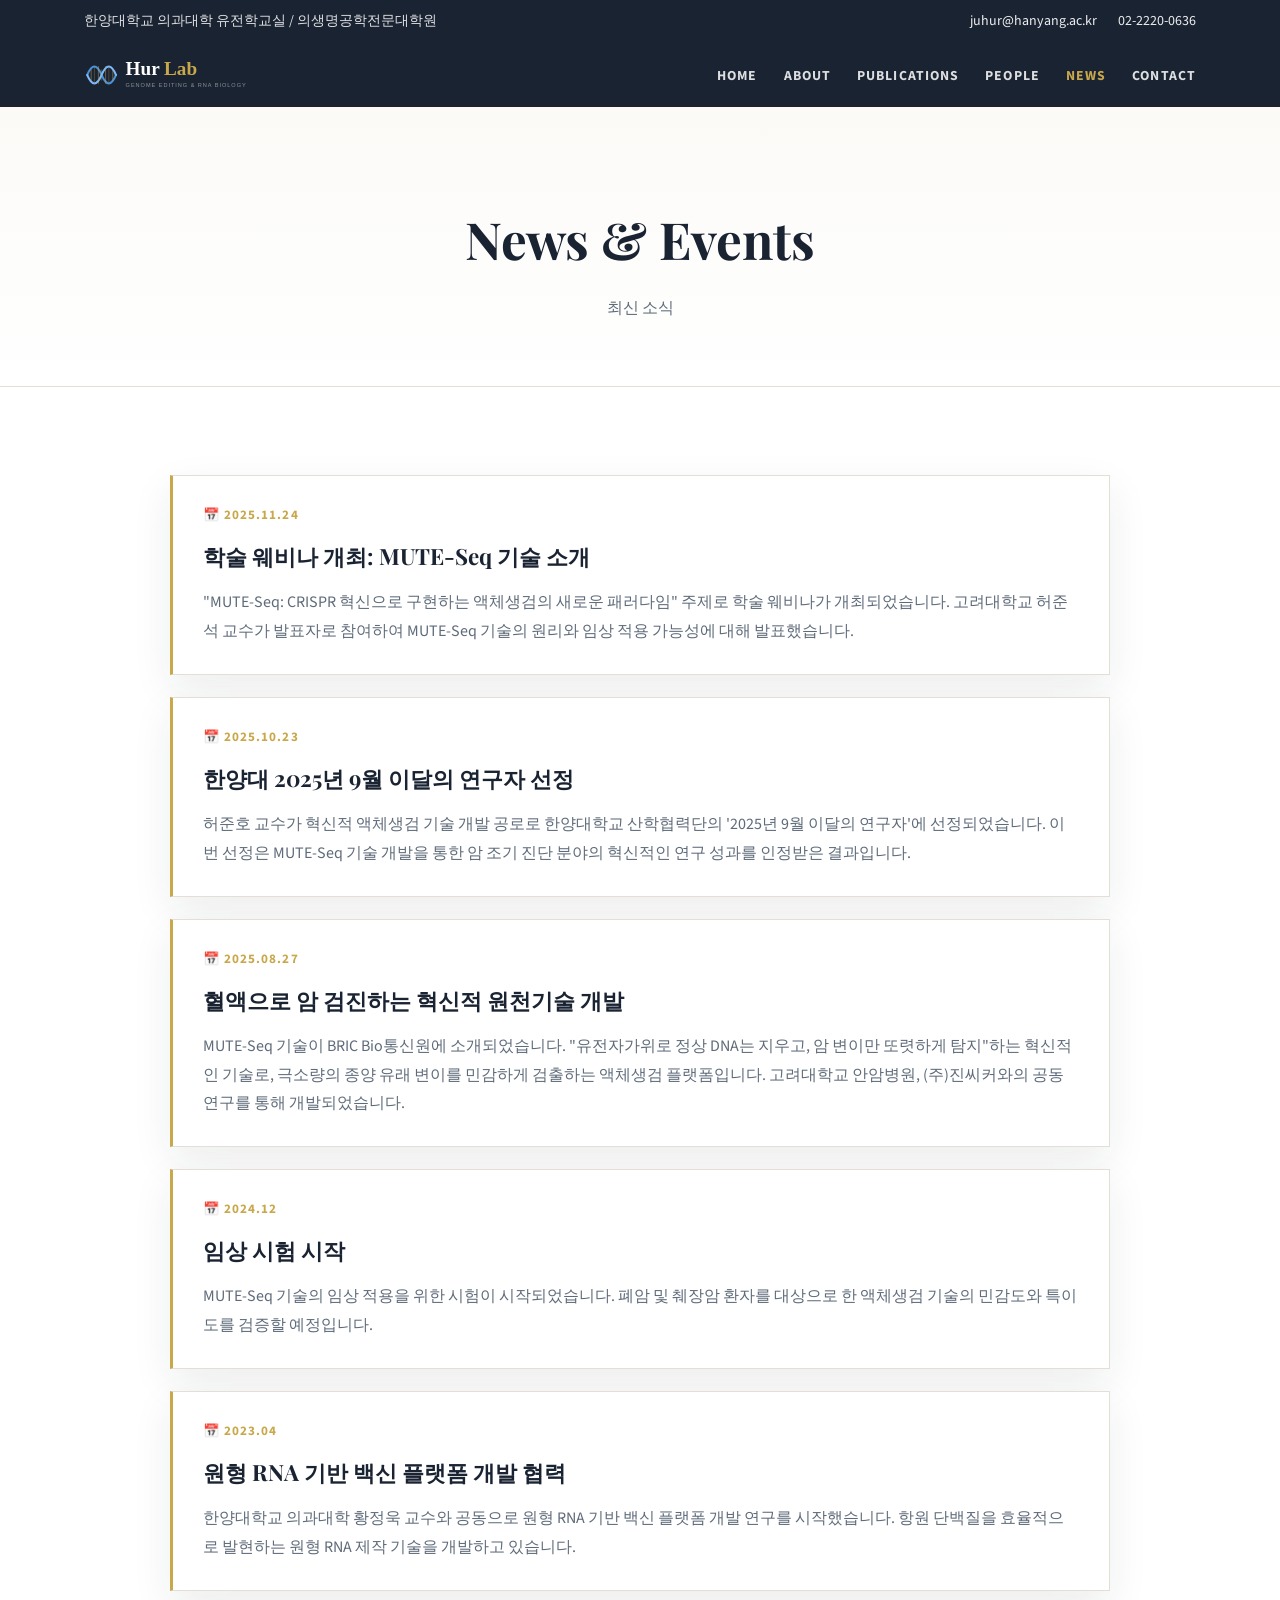
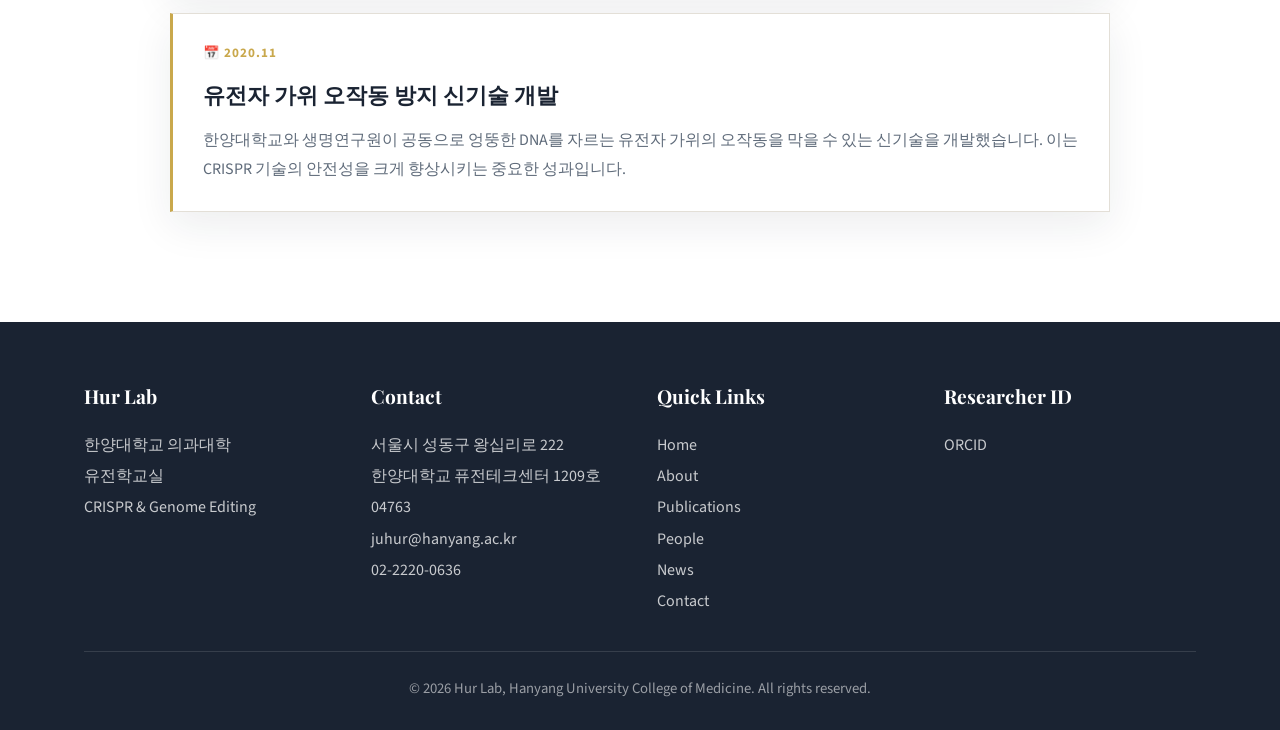
<file: news.html>
<!DOCTYPE html>
<html lang="ko">
<head>
    <meta charset="UTF-8">
    <meta name="viewport" content="width=device-width, initial-scale=1.0">
    <title>News | Hur Lab - Hanyang University</title>
    
    <!-- SEO Meta Tags -->
    <meta name="description" content="Latest news and updates from Hur Lab at Hanyang University. Research achievements, publications, and lab events.">
    <meta name="keywords" content="Hur Lab news, research updates, Hanyang University genetics">
    <meta name="author" content="Hur Lab, Hanyang University">
    <meta name="robots" content="index, follow">
    
    <!-- Open Graph (Facebook/LinkedIn) -->
    <meta property="og:title" content="News | Hur Lab - Hanyang University">
    <meta property="og:description" content="Latest news and updates from Hur Lab at Hanyang University. Research achievements, publications, and lab events.">
    <meta property="og:type" content="website">
    <meta property="og:url" content="https://thehurlab.github.io/news.html">
    
    <!-- Twitter Card -->
    <meta name="twitter:card" content="summary">
    <meta name="twitter:title" content="News | Hur Lab - Hanyang University">
    <meta name="twitter:description" content="Latest news and updates from Hur Lab at Hanyang University. Research achievements, publications, and lab events.">
    <link rel="stylesheet" href="style.css">
</head>
<body>
    <!-- Header -->
    <header>
        <div class="header-top">
            <div class="container">
                <div>한양대학교 의과대학 유전학교실 / 의생명공학전문대학원</div>
                <div>
                    <a href="mailto:juhur@hanyang.ac.kr">juhur@hanyang.ac.kr</a>
                    <a href="tel:02-2220-0636">02-2220-0636</a>
                </div>
            </div>
        </div>
        <nav>
            <div class="container">
                <div class="nav-content">
                    <a href="index.html" class="logo">
                        <img src="logo.svg" alt="Hur Lab" style="height:40px;">
                                        </a>
                    <ul class="nav-links">
                        <li><a href="index.html">Home</a></li>
                        <li><a href="about.html">About</a></li>
                        <li><a href="publications.html">Publications</a></li>
                        <li><a href="people.html">People</a></li>
                        <li><a href="news.html" class="active">News</a></li>
                        <li><a href="contact.html">Contact</a></li>
                    </ul>
                </div>
            </div>
        </nav>
    </header>

    <!-- Page Header -->
    <section class="page-header">
        <div class="container">
            <h1>News & Events</h1>
            <p>최신 소식</p>
        </div>
    </section>

    <!-- News List -->
    <section>
        <div class="container">
            <div class="news-list">
                <div class="news-item">
                    <div class="news-date">📅 2025.11.24</div>
                    <h3>학술 웨비나 개최: MUTE-Seq 기술 소개</h3>
                    <p>
                        "MUTE-Seq: CRISPR 혁신으로 구현하는 액체생검의 새로운 패러다임" 주제로 학술 웨비나가 개최되었습니다. 
                        고려대학교 허준석 교수가 발표자로 참여하여 MUTE-Seq 기술의 원리와 임상 적용 가능성에 대해 발표했습니다.
                    </p>
                </div>

                <div class="news-item">
                    <div class="news-date">📅 2025.10.23</div>
                    <h3>한양대 2025년 9월 이달의 연구자 선정</h3>
                    <p>
                        허준호 교수가 혁신적 액체생검 기술 개발 공로로 한양대학교 산학협력단의 '2025년 9월 이달의 연구자'에 선정되었습니다. 
                        이번 선정은 MUTE-Seq 기술 개발을 통한 암 조기 진단 분야의 혁신적인 연구 성과를 인정받은 결과입니다.
                    </p>
                </div>

                <div class="news-item">
                    <div class="news-date">📅 2025.08.27</div>
                    <h3>혈액으로 암 검진하는 혁신적 원천기술 개발</h3>
                    <p>
                        MUTE-Seq 기술이 BRIC Bio통신원에 소개되었습니다. "유전자가위로 정상 DNA는 지우고, 암 변이만 또렷하게 탐지"하는 
                        혁신적인 기술로, 극소량의 종양 유래 변이를 민감하게 검출하는 액체생검 플랫폼입니다. 
                        고려대학교 안암병원, (주)진씨커와의 공동연구를 통해 개발되었습니다.
                    </p>
                </div>

                <div class="news-item">
                    <div class="news-date">📅 2024.12</div>
                    <h3>임상 시험 시작</h3>
                    <p>
                        MUTE-Seq 기술의 임상 적용을 위한 시험이 시작되었습니다. 
                        폐암 및 췌장암 환자를 대상으로 한 액체생검 기술의 민감도와 특이도를 검증할 예정입니다.
                    </p>
                </div>

                <div class="news-item">
                    <div class="news-date">📅 2023.04</div>
                    <h3>원형 RNA 기반 백신 플랫폼 개발 협력</h3>
                    <p>
                        한양대학교 의과대학 황정욱 교수와 공동으로 원형 RNA 기반 백신 플랫폼 개발 연구를 시작했습니다. 
                        항원 단백질을 효율적으로 발현하는 원형 RNA 제작 기술을 개발하고 있습니다.
                    </p>
                </div>

                <div class="news-item">
                    <div class="news-date">📅 2020.11</div>
                    <h3>유전자 가위 오작동 방지 신기술 개발</h3>
                    <p>
                        한양대학교와 생명연구원이 공동으로 엉뚱한 DNA를 자르는 유전자 가위의 오작동을 막을 수 있는 신기술을 개발했습니다. 
                        이는 CRISPR 기술의 안전성을 크게 향상시키는 중요한 성과입니다.
                    </p>
                </div>
            </div>
        </div>
    </section>

    <!-- Footer -->
    <footer>
        <div class="container">
            <div class="footer-content">
                <div class="footer-section">
                    <h3>Hur Lab</h3>
                    <p>한양대학교 의과대학<br>
                    유전학교실<br>
                    CRISPR & Genome Editing</p>
                </div>
                <div class="footer-section">
                    <h3>Contact</h3>
                    <p>서울시 성동구 왕십리로 222<br>
                    한양대학교 퓨전테크센터 1209호<br>
                    04763</p>
                    <a href="mailto:juhur@hanyang.ac.kr">juhur@hanyang.ac.kr</a>
                    <a href="tel:02-2220-0636">02-2220-0636</a>
                </div>
                <div class="footer-section">
                    <h3>Quick Links</h3>
                    <a href="index.html">Home</a>
                    <a href="about.html">About</a>
                    <a href="publications.html">Publications</a>
                    <a href="people.html">People</a>
                    <a href="news.html">News</a>
                    <a href="contact.html">Contact</a>
                </div>
                <div class="footer-section">
                    <h3>Researcher ID</h3>
                    <a href="https://orcid.org/0000-0003-3794-1149" target="_blank">ORCID</a>
                </div>
            </div>
            <div class="footer-bottom">
                <p>© 2026 Hur Lab, Hanyang University College of Medicine. All rights reserved.</p>
            </div>
        </div>
    </footer>
</body>
</html>
</file>
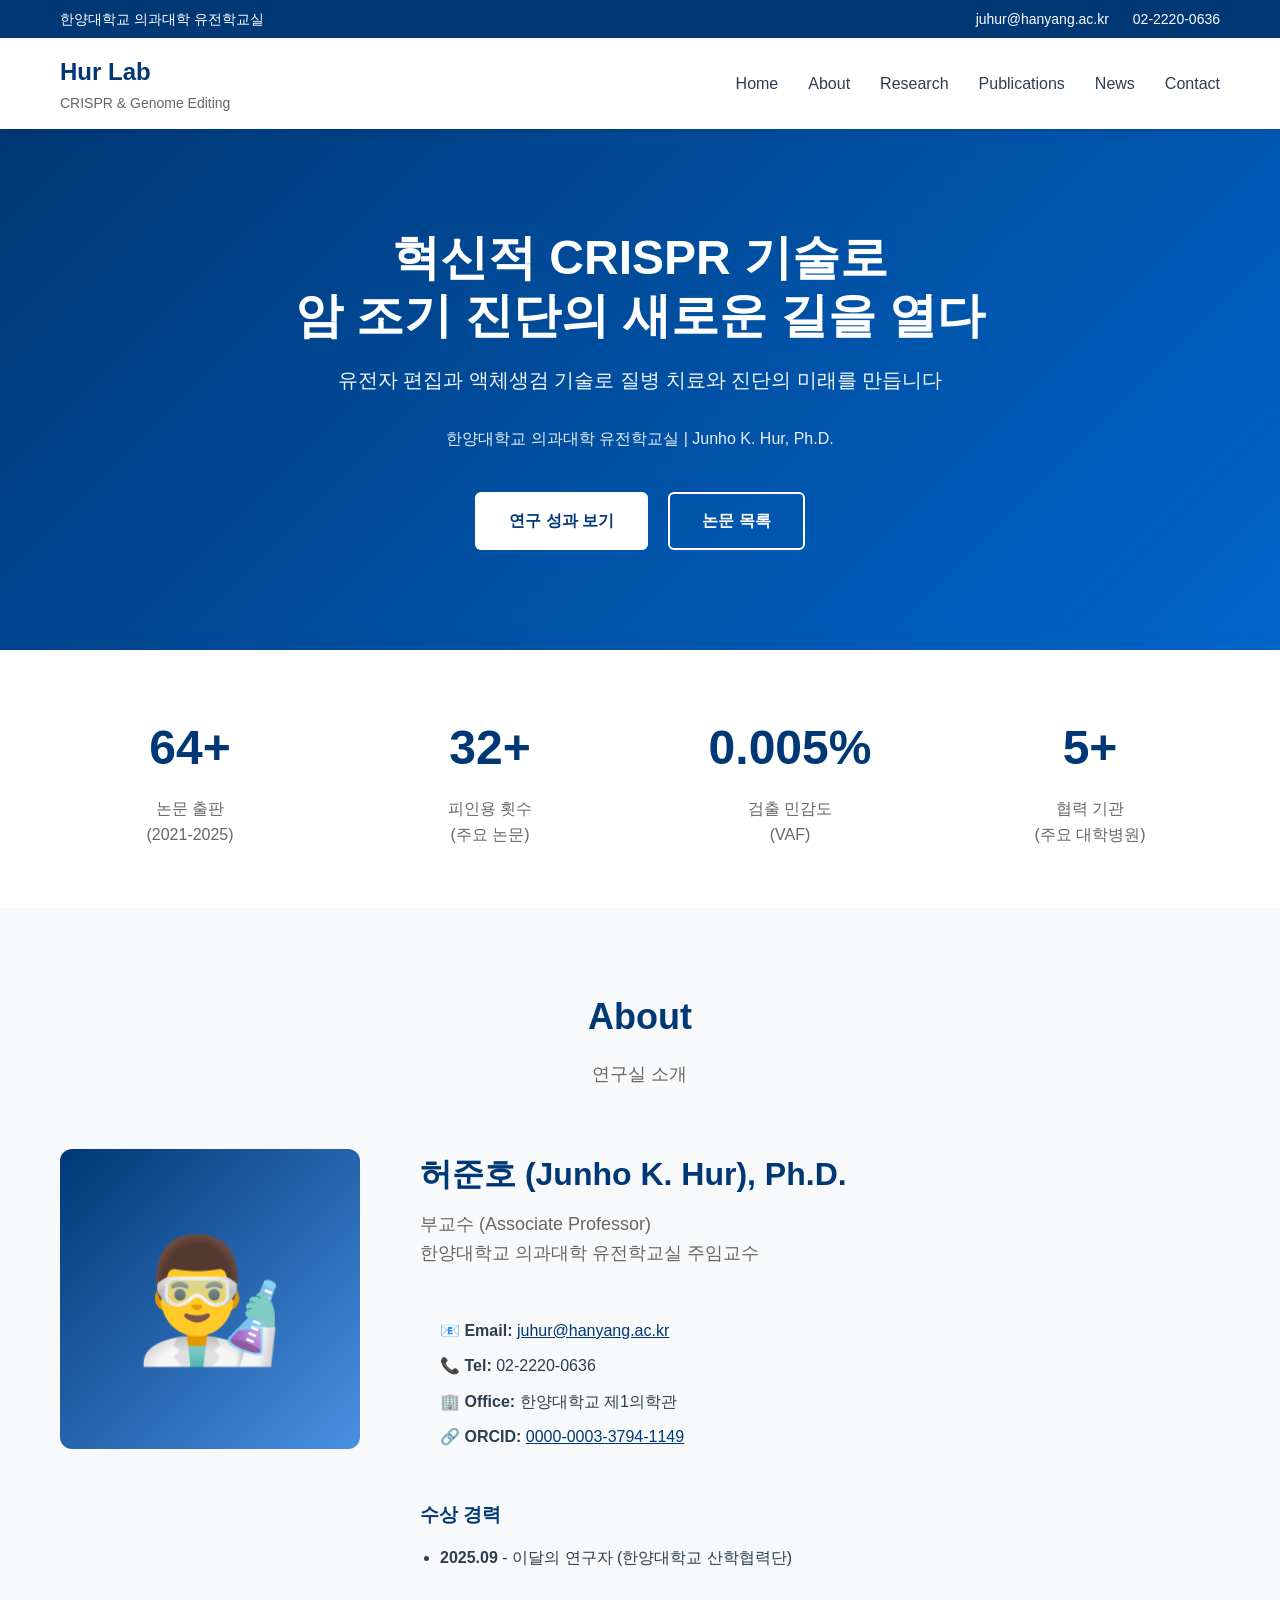
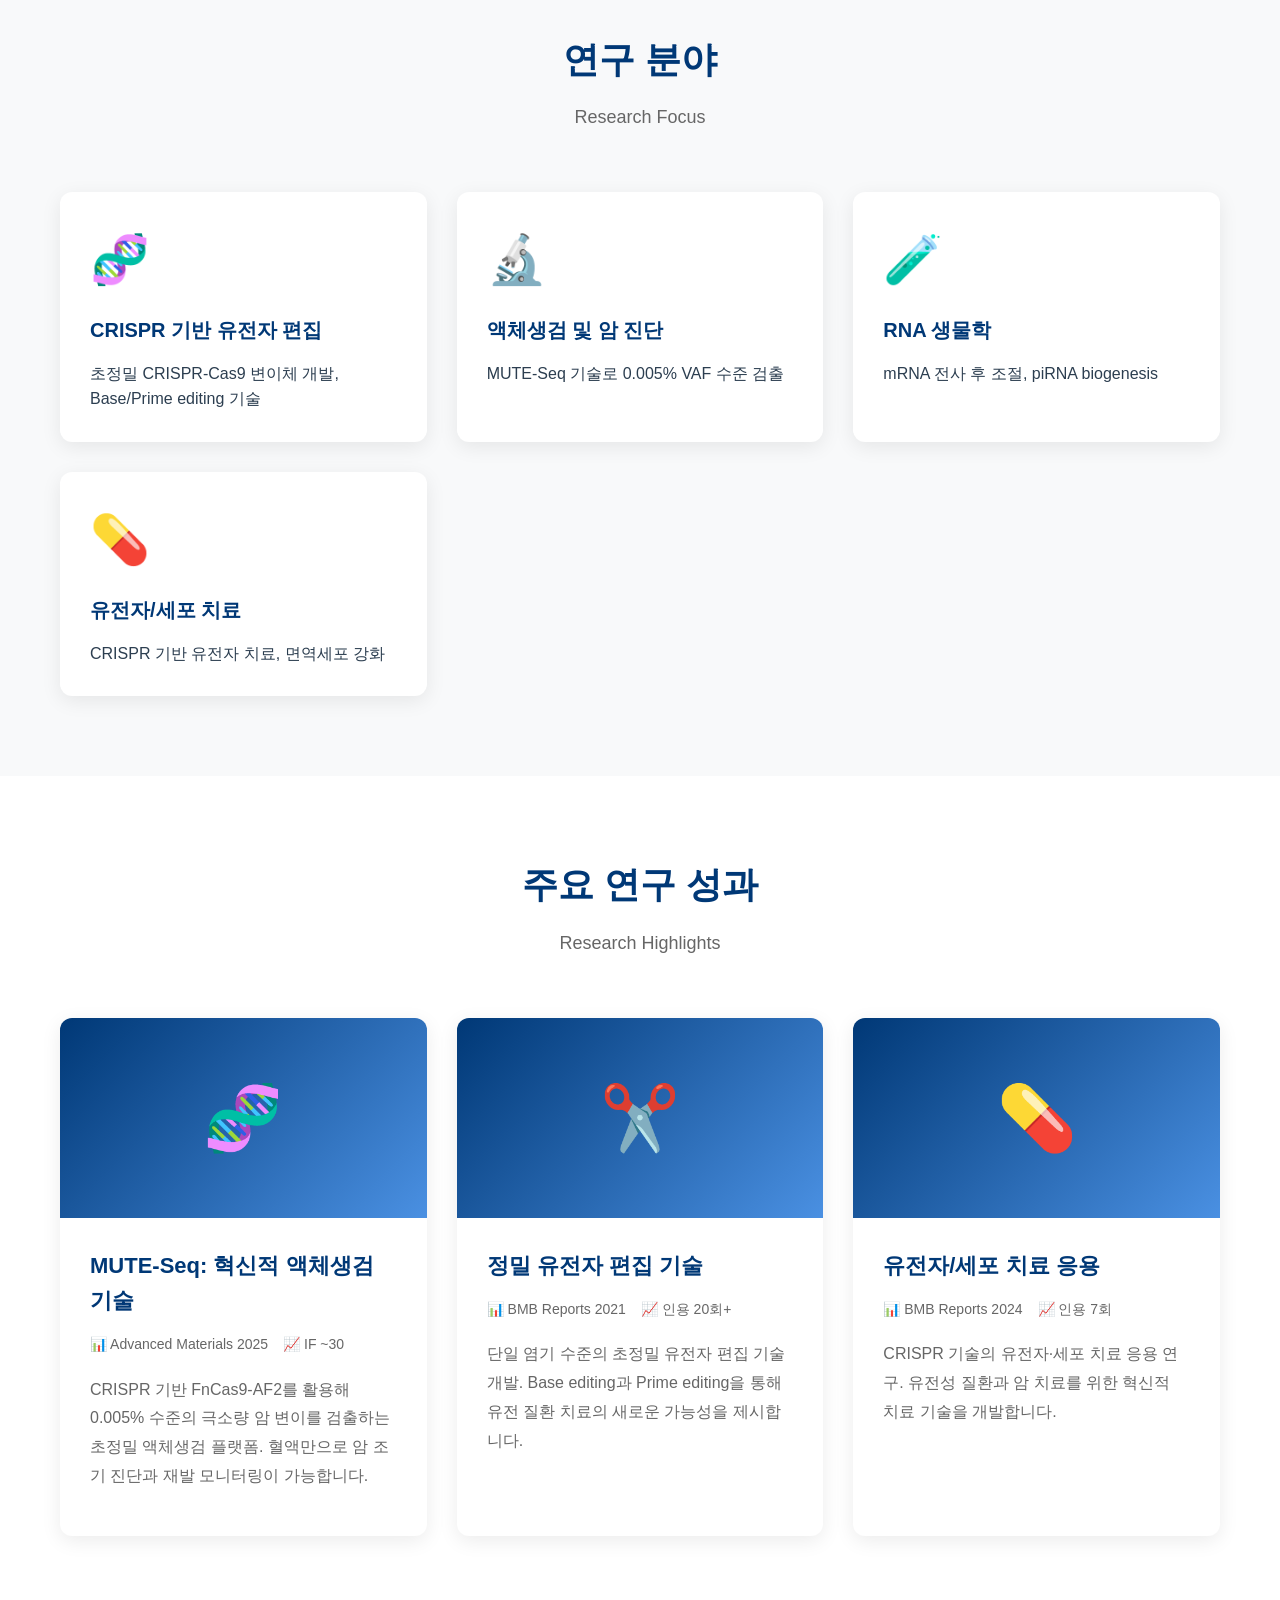
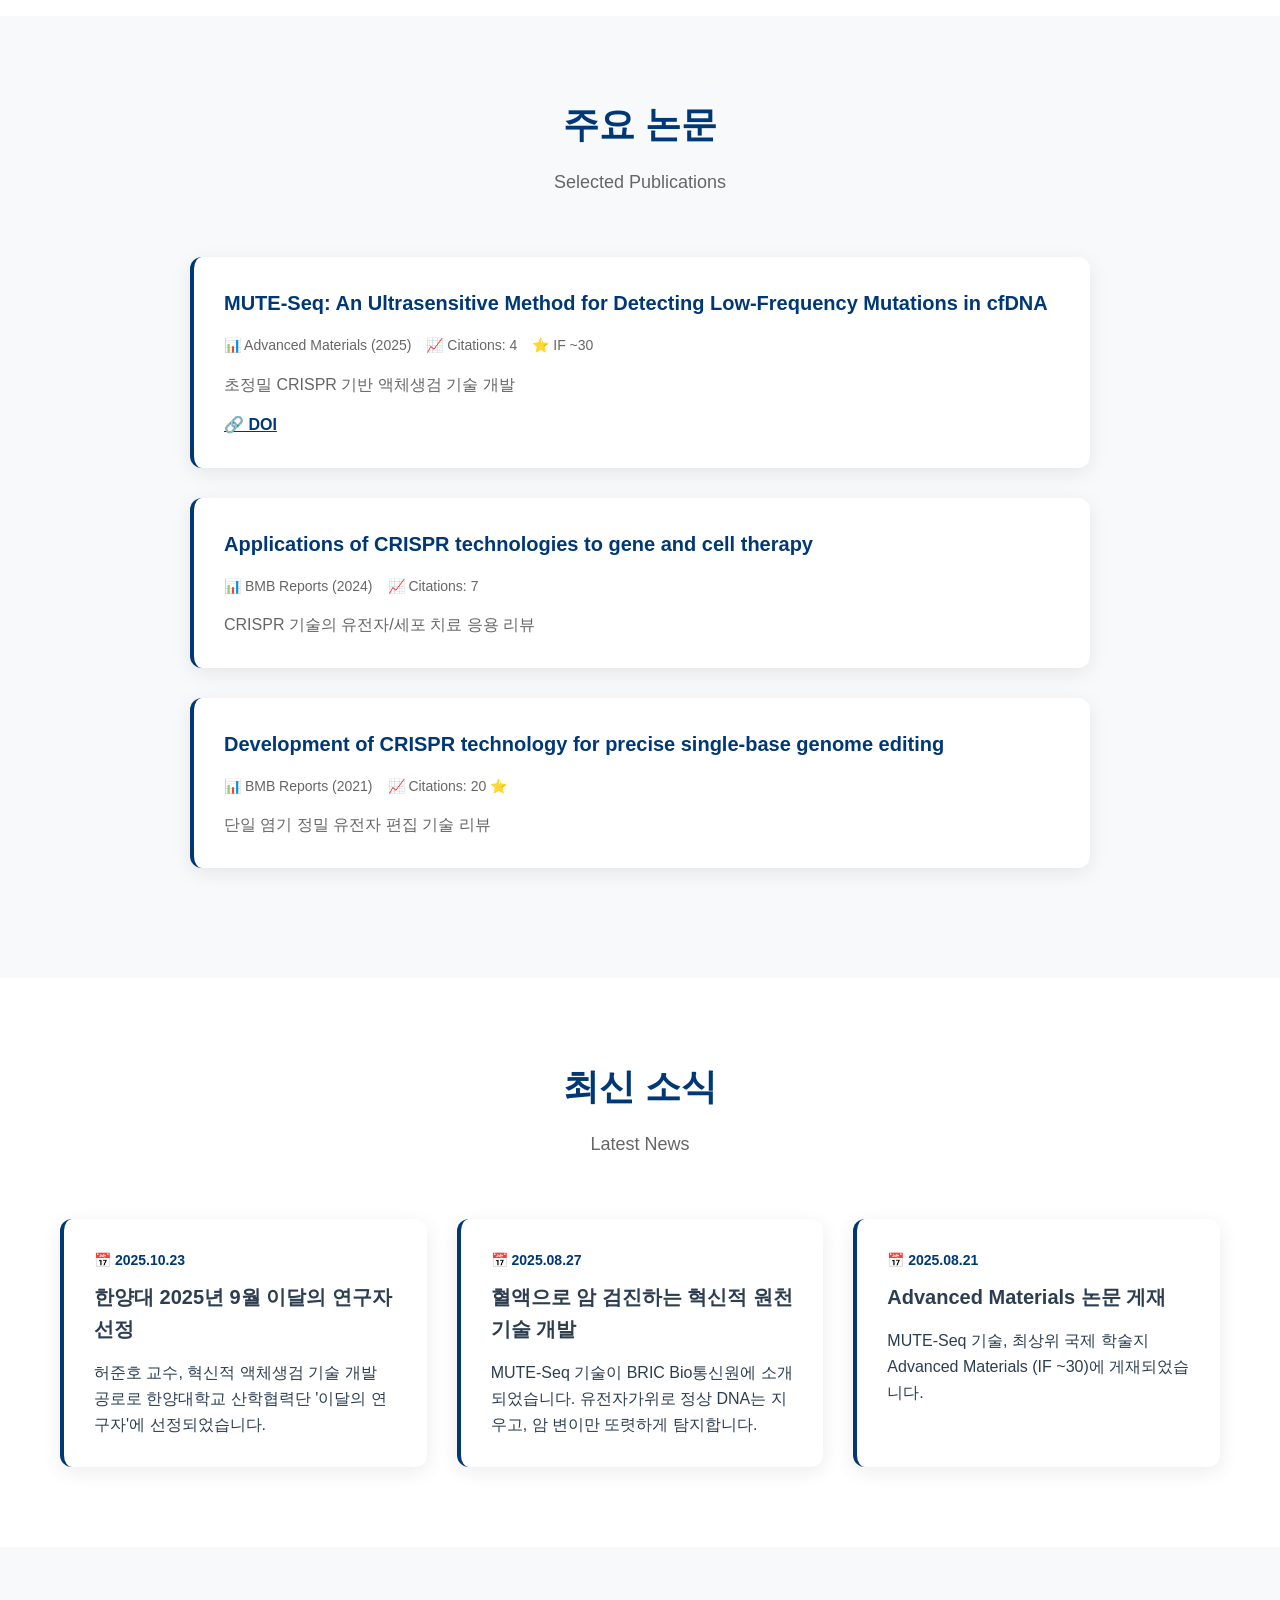
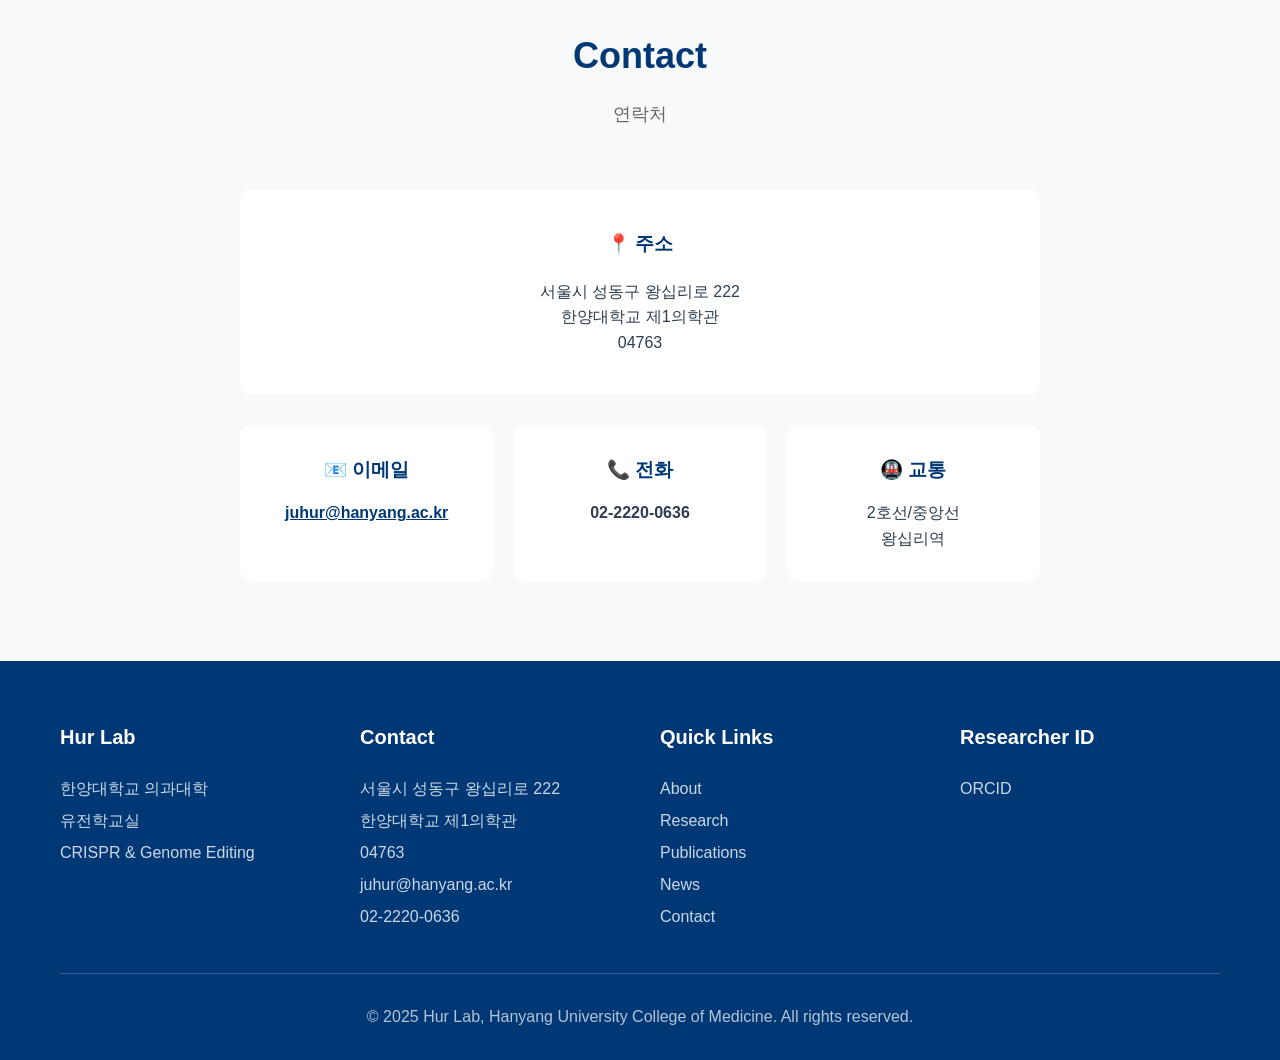
<file: onepage.html>
<!DOCTYPE html>
<html lang="ko">
<head>
    <meta charset="UTF-8">
    <meta name="viewport" content="width=device-width, initial-scale=1.0">
    <title>Hur Lab - 한양대학교 의과대학 유전학교실</title>
    <style>
        * {
            margin: 0;
            padding: 0;
            box-sizing: border-box;
        }

        :root {
            --hanyang-blue: #003876;
            --hanyang-light-blue: #0066CC;
            --accent-blue: #4A90E2;
            --text-dark: #2C3E50;
            --text-gray: #666;
            --bg-light: #F8F9FA;
            --white: #FFFFFF;
        }

        html {
            scroll-behavior: smooth;
        }

        body {
            font-family: 'Segoe UI', -apple-system, BlinkMacSystemFont, 'Roboto', 'Helvetica Neue', Arial, sans-serif;
            line-height: 1.6;
            color: var(--text-dark);
        }

        /* Header */
        header {
            background: var(--white);
            box-shadow: 0 2px 10px rgba(0,0,0,0.1);
            position: sticky;
            top: 0;
            z-index: 1000;
        }

        .header-top {
            background: var(--hanyang-blue);
            color: var(--white);
            padding: 8px 0;
            font-size: 14px;
        }

        .header-top .container {
            display: flex;
            justify-content: space-between;
            align-items: center;
        }

        .header-top a {
            color: var(--white);
            text-decoration: none;
            margin-left: 20px;
        }

        nav {
            padding: 15px 0;
        }

        .container {
            max-width: 1200px;
            margin: 0 auto;
            padding: 0 20px;
        }

        .nav-content {
            display: flex;
            justify-content: space-between;
            align-items: center;
        }

        .logo {
            font-size: 24px;
            font-weight: 700;
            color: var(--hanyang-blue);
            text-decoration: none;
        }

        .logo span {
            font-weight: 300;
            font-size: 14px;
            display: block;
            color: var(--text-gray);
        }

        .nav-links {
            display: flex;
            gap: 30px;
            list-style: none;
        }

        .nav-links a {
            color: var(--text-dark);
            text-decoration: none;
            font-weight: 500;
            transition: color 0.3s;
        }

        .nav-links a:hover {
            color: var(--hanyang-blue);
        }

        /* Hero Section */
        .hero {
            background: linear-gradient(135deg, var(--hanyang-blue) 0%, var(--hanyang-light-blue) 100%);
            color: var(--white);
            padding: 100px 0;
            text-align: center;
        }

        .hero h1 {
            font-size: 48px;
            font-weight: 700;
            margin-bottom: 20px;
            line-height: 1.2;
        }

        .hero .subtitle {
            font-size: 20px;
            margin-bottom: 30px;
            opacity: 0.95;
        }

        .hero .affiliation {
            font-size: 16px;
            opacity: 0.9;
            margin-bottom: 40px;
        }

        .cta-buttons {
            display: flex;
            gap: 20px;
            justify-content: center;
            flex-wrap: wrap;
        }

        .btn {
            padding: 14px 32px;
            border-radius: 6px;
            text-decoration: none;
            font-weight: 600;
            transition: all 0.3s;
            border: 2px solid transparent;
            display: inline-block;
        }

        .btn-primary {
            background: var(--white);
            color: var(--hanyang-blue);
        }

        .btn-primary:hover {
            transform: translateY(-2px);
            box-shadow: 0 8px 20px rgba(0,0,0,0.2);
        }

        .btn-outline {
            border: 2px solid var(--white);
            color: var(--white);
        }

        .btn-outline:hover {
            background: var(--white);
            color: var(--hanyang-blue);
        }

        /* Stats Section */
        .stats {
            background: var(--white);
            padding: 60px 0;
            box-shadow: 0 -5px 20px rgba(0,0,0,0.05);
        }

        .stats-grid {
            display: grid;
            grid-template-columns: repeat(auto-fit, minmax(200px, 1fr));
            gap: 40px;
            text-align: center;
        }

        .stat-item h3 {
            font-size: 48px;
            color: var(--hanyang-blue);
            font-weight: 700;
            margin-bottom: 10px;
        }

        .stat-item p {
            color: var(--text-gray);
            font-size: 16px;
        }

        /* Section */
        section {
            padding: 80px 0;
        }

        .section-light {
            background: var(--bg-light);
        }

        .section-title {
            text-align: center;
            margin-bottom: 60px;
        }

        .section-title h2 {
            font-size: 36px;
            color: var(--hanyang-blue);
            margin-bottom: 15px;
        }

        .section-title p {
            font-size: 18px;
            color: var(--text-gray);
        }

        /* Research Highlights */
        .highlights-grid {
            display: grid;
            grid-template-columns: repeat(auto-fit, minmax(320px, 1fr));
            gap: 30px;
        }

        .highlight-card {
            background: var(--white);
            border-radius: 12px;
            overflow: hidden;
            box-shadow: 0 5px 20px rgba(0,0,0,0.08);
            transition: transform 0.3s, box-shadow 0.3s;
        }

        .highlight-card:hover {
            transform: translateY(-8px);
            box-shadow: 0 15px 40px rgba(0,0,0,0.15);
        }

        .highlight-image {
            height: 200px;
            background: linear-gradient(135deg, var(--hanyang-blue) 0%, var(--accent-blue) 100%);
            display: flex;
            align-items: center;
            justify-content: center;
            font-size: 64px;
            color: var(--white);
        }

        .highlight-content {
            padding: 30px;
        }

        .highlight-content h3 {
            font-size: 22px;
            color: var(--hanyang-blue);
            margin-bottom: 15px;
        }

        .highlight-content p {
            color: var(--text-gray);
            margin-bottom: 15px;
            line-height: 1.8;
        }

        .highlight-meta {
            display: flex;
            gap: 15px;
            font-size: 14px;
            color: var(--text-gray);
            margin-bottom: 20px;
        }

        /* About Section */
        .about-grid {
            display: grid;
            grid-template-columns: 300px 1fr;
            gap: 60px;
            margin-bottom: 60px;
        }

        .pi-image {
            width: 300px;
            height: 300px;
            background: linear-gradient(135deg, var(--hanyang-blue), var(--accent-blue));
            border-radius: 12px;
            display: flex;
            align-items: center;
            justify-content: center;
            font-size: 120px;
        }

        .pi-info h2 {
            color: var(--hanyang-blue);
            font-size: 32px;
            margin-bottom: 10px;
        }

        .pi-title {
            font-size: 18px;
            color: var(--text-gray);
            margin-bottom: 30px;
        }

        .contact-box {
            background: var(--bg-light);
            padding: 20px;
            border-radius: 8px;
            margin-bottom: 20px;
        }

        .contact-box p {
            margin-bottom: 10px;
        }

        /* Research Areas */
        .research-areas {
            display: grid;
            grid-template-columns: repeat(auto-fit, minmax(280px, 1fr));
            gap: 30px;
        }

        .research-area {
            background: var(--white);
            padding: 30px;
            border-radius: 12px;
            box-shadow: 0 5px 20px rgba(0,0,0,0.08);
        }

        .area-icon {
            font-size: 48px;
            margin-bottom: 15px;
        }

        .research-area h3 {
            color: var(--hanyang-blue);
            font-size: 20px;
            margin-bottom: 15px;
        }

        /* Publications */
        .pub-item {
            background: var(--white);
            padding: 30px;
            border-radius: 12px;
            margin-bottom: 30px;
            box-shadow: 0 5px 20px rgba(0,0,0,0.08);
            border-left: 4px solid var(--hanyang-blue);
        }

        .pub-item h3 {
            color: var(--hanyang-blue);
            font-size: 20px;
            margin-bottom: 15px;
        }

        .pub-meta {
            display: flex;
            gap: 15px;
            margin-bottom: 15px;
            font-size: 14px;
            color: var(--text-gray);
            flex-wrap: wrap;
        }

        /* News */
        .news-grid {
            display: grid;
            grid-template-columns: repeat(auto-fit, minmax(350px, 1fr));
            gap: 30px;
        }

        .news-card {
            background: var(--white);
            border-radius: 12px;
            padding: 30px;
            box-shadow: 0 5px 20px rgba(0,0,0,0.08);
            border-left: 4px solid var(--hanyang-blue);
        }

        .news-date {
            color: var(--hanyang-blue);
            font-weight: 600;
            font-size: 14px;
            margin-bottom: 10px;
        }

        .news-card h3 {
            color: var(--text-dark);
            font-size: 20px;
            margin-bottom: 15px;
        }

        /* Footer */
        footer {
            background: var(--hanyang-blue);
            color: var(--white);
            padding: 60px 0 30px;
        }

        .footer-content {
            display: grid;
            grid-template-columns: repeat(auto-fit, minmax(250px, 1fr));
            gap: 40px;
            margin-bottom: 40px;
        }

        .footer-section h3 {
            margin-bottom: 20px;
            font-size: 20px;
        }

        .footer-section p,
        .footer-section a {
            color: rgba(255,255,255,0.8);
            text-decoration: none;
            line-height: 2;
            display: block;
        }

        .footer-section a:hover {
            color: var(--white);
        }

        .footer-bottom {
            border-top: 1px solid rgba(255,255,255,0.2);
            padding-top: 30px;
            text-align: center;
            color: rgba(255,255,255,0.7);
        }

        /* Responsive */
        @media (max-width: 768px) {
            .hero h1 {
                font-size: 32px;
            }

            .nav-links {
                gap: 15px;
                font-size: 14px;
            }

            .about-grid {
                grid-template-columns: 1fr;
            }

            .research-areas,
            .highlights-grid {
                grid-template-columns: 1fr;
            }
        }
    </style>
</head>
<body>
    <!-- Header -->
    <header>
        <div class="header-top">
            <div class="container">
                <div>한양대학교 의과대학 유전학교실</div>
                <div>
                    <a href="mailto:juhur@hanyang.ac.kr">juhur@hanyang.ac.kr</a>
                    <a href="tel:02-2220-0636">02-2220-0636</a>
                </div>
            </div>
        </div>
        <nav>
            <div class="container">
                <div class="nav-content">
                    <a href="#home" class="logo">
                        Hur Lab
                        <span>CRISPR & Genome Editing</span>
                    </a>
                    <ul class="nav-links">
                        <li><a href="#home">Home</a></li>
                        <li><a href="#about">About</a></li>
                        <li><a href="#research">Research</a></li>
                        <li><a href="#publications">Publications</a></li>
                        <li><a href="#news">News</a></li>
                        <li><a href="#contact">Contact</a></li>
                    </ul>
                </div>
            </div>
        </nav>
    </header>

    <!-- Hero Section -->
    <section class="hero" id="home">
        <div class="container">
            <h1>혁신적 CRISPR 기술로<br>암 조기 진단의 새로운 길을 열다</h1>
            <p class="subtitle">유전자 편집과 액체생검 기술로 질병 치료와 진단의 미래를 만듭니다</p>
            <p class="affiliation">한양대학교 의과대학 유전학교실 | Junho K. Hur, Ph.D.</p>
            <div class="cta-buttons">
                <a href="#research" class="btn btn-primary">연구 성과 보기</a>
                <a href="#publications" class="btn btn-outline">논문 목록</a>
            </div>
        </div>
    </section>

    <!-- Stats -->
    <section class="stats">
        <div class="container">
            <div class="stats-grid">
                <div class="stat-item">
                    <h3>64+</h3>
                    <p>논문 출판<br>(2021-2025)</p>
                </div>
                <div class="stat-item">
                    <h3>32+</h3>
                    <p>피인용 횟수<br>(주요 논문)</p>
                </div>
                <div class="stat-item">
                    <h3>0.005%</h3>
                    <p>검출 민감도<br>(VAF)</p>
                </div>
                <div class="stat-item">
                    <h3>5+</h3>
                    <p>협력 기관<br>(주요 대학병원)</p>
                </div>
            </div>
        </div>
    </section>

    <!-- About -->
    <section class="section-light" id="about">
        <div class="container">
            <div class="section-title">
                <h2>About</h2>
                <p>연구실 소개</p>
            </div>
            <div class="about-grid">
                <div class="pi-image">👨‍🔬</div>
                <div class="pi-info">
                    <h2>허준호 (Junho K. Hur), Ph.D.</h2>
                    <p class="pi-title">부교수 (Associate Professor)<br>한양대학교 의과대학 유전학교실 주임교수</p>
                    
                    <div class="contact-box">
                        <p><strong>📧 Email:</strong> <a href="mailto:juhur@hanyang.ac.kr" style="color: var(--hanyang-blue);">juhur@hanyang.ac.kr</a></p>
                        <p><strong>📞 Tel:</strong> 02-2220-0636</p>
                        <p><strong>🏢 Office:</strong> 한양대학교 제1의학관</p>
                        <p><strong>🔗 ORCID:</strong> <a href="https://orcid.org/0000-0003-3794-1149" target="_blank" style="color: var(--hanyang-blue);">0000-0003-3794-1149</a></p>
                    </div>

                    <h3 style="color: var(--hanyang-blue); margin-bottom: 15px;">수상 경력</h3>
                    <ul style="margin-left: 20px;">
                        <li><strong>2025.09</strong> - 이달의 연구자 (한양대학교 산학협력단)</li>
                    </ul>
                </div>
            </div>

            <div class="section-title" style="margin-top: 60px;">
                <h2>연구 분야</h2>
                <p>Research Focus</p>
            </div>
            <div class="research-areas">
                <div class="research-area">
                    <div class="area-icon">🧬</div>
                    <h3>CRISPR 기반 유전자 편집</h3>
                    <p>초정밀 CRISPR-Cas9 변이체 개발, Base/Prime editing 기술</p>
                </div>
                <div class="research-area">
                    <div class="area-icon">🔬</div>
                    <h3>액체생검 및 암 진단</h3>
                    <p>MUTE-Seq 기술로 0.005% VAF 수준 검출</p>
                </div>
                <div class="research-area">
                    <div class="area-icon">🧪</div>
                    <h3>RNA 생물학</h3>
                    <p>mRNA 전사 후 조절, piRNA biogenesis</p>
                </div>
                <div class="research-area">
                    <div class="area-icon">💊</div>
                    <h3>유전자/세포 치료</h3>
                    <p>CRISPR 기반 유전자 치료, 면역세포 강화</p>
                </div>
            </div>
        </div>
    </section>

    <!-- Research Highlights -->
    <section id="research">
        <div class="container">
            <div class="section-title">
                <h2>주요 연구 성과</h2>
                <p>Research Highlights</p>
            </div>
            <div class="highlights-grid">
                <div class="highlight-card">
                    <div class="highlight-image">🧬</div>
                    <div class="highlight-content">
                        <h3>MUTE-Seq: 혁신적 액체생검 기술</h3>
                        <div class="highlight-meta">
                            <span>📊 Advanced Materials 2025</span>
                            <span>📈 IF ~30</span>
                        </div>
                        <p>CRISPR 기반 FnCas9-AF2를 활용해 0.005% 수준의 극소량 암 변이를 검출하는 초정밀 액체생검 플랫폼. 혈액만으로 암 조기 진단과 재발 모니터링이 가능합니다.</p>
                    </div>
                </div>

                <div class="highlight-card">
                    <div class="highlight-image">✂️</div>
                    <div class="highlight-content">
                        <h3>정밀 유전자 편집 기술</h3>
                        <div class="highlight-meta">
                            <span>📊 BMB Reports 2021</span>
                            <span>📈 인용 20회+</span>
                        </div>
                        <p>단일 염기 수준의 초정밀 유전자 편집 기술 개발. Base editing과 Prime editing을 통해 유전 질환 치료의 새로운 가능성을 제시합니다.</p>
                    </div>
                </div>

                <div class="highlight-card">
                    <div class="highlight-image">💊</div>
                    <div class="highlight-content">
                        <h3>유전자/세포 치료 응용</h3>
                        <div class="highlight-meta">
                            <span>📊 BMB Reports 2024</span>
                            <span>📈 인용 7회</span>
                        </div>
                        <p>CRISPR 기술의 유전자·세포 치료 응용 연구. 유전성 질환과 암 치료를 위한 혁신적 치료 기술을 개발합니다.</p>
                    </div>
                </div>
            </div>
        </div>
    </section>

    <!-- Publications -->
    <section class="section-light" id="publications">
        <div class="container">
            <div class="section-title">
                <h2>주요 논문</h2>
                <p>Selected Publications</p>
            </div>
            <div style="max-width: 900px; margin: 0 auto;">
                <div class="pub-item">
                    <h3>MUTE-Seq: An Ultrasensitive Method for Detecting Low-Frequency Mutations in cfDNA</h3>
                    <div class="pub-meta">
                        <span>📊 Advanced Materials (2025)</span>
                        <span>📈 Citations: 4</span>
                        <span>⭐ IF ~30</span>
                    </div>
                    <p style="color: var(--text-gray); margin-bottom: 15px;">초정밀 CRISPR 기반 액체생검 기술 개발</p>
                    <a href="https://doi.org/10.1002/adma.202505208" target="_blank" style="color: var(--hanyang-blue); font-weight: 600;">🔗 DOI</a>
                </div>

                <div class="pub-item">
                    <h3>Applications of CRISPR technologies to gene and cell therapy</h3>
                    <div class="pub-meta">
                        <span>📊 BMB Reports (2024)</span>
                        <span>📈 Citations: 7</span>
                    </div>
                    <p style="color: var(--text-gray);">CRISPR 기술의 유전자/세포 치료 응용 리뷰</p>
                </div>

                <div class="pub-item">
                    <h3>Development of CRISPR technology for precise single-base genome editing</h3>
                    <div class="pub-meta">
                        <span>📊 BMB Reports (2021)</span>
                        <span>📈 Citations: 20 ⭐</span>
                    </div>
                    <p style="color: var(--text-gray);">단일 염기 정밀 유전자 편집 기술 리뷰</p>
                </div>
            </div>
        </div>
    </section>

    <!-- News -->
    <section id="news">
        <div class="container">
            <div class="section-title">
                <h2>최신 소식</h2>
                <p>Latest News</p>
            </div>
            <div class="news-grid">
                <div class="news-card">
                    <div class="news-date">📅 2025.10.23</div>
                    <h3>한양대 2025년 9월 이달의 연구자 선정</h3>
                    <p>허준호 교수, 혁신적 액체생검 기술 개발 공로로 한양대학교 산학협력단 '이달의 연구자'에 선정되었습니다.</p>
                </div>

                <div class="news-card">
                    <div class="news-date">📅 2025.08.27</div>
                    <h3>혈액으로 암 검진하는 혁신적 원천기술 개발</h3>
                    <p>MUTE-Seq 기술이 BRIC Bio통신원에 소개되었습니다. 유전자가위로 정상 DNA는 지우고, 암 변이만 또렷하게 탐지합니다.</p>
                </div>

                <div class="news-card">
                    <div class="news-date">📅 2025.08.21</div>
                    <h3>Advanced Materials 논문 게재</h3>
                    <p>MUTE-Seq 기술, 최상위 국제 학술지 Advanced Materials (IF ~30)에 게재되었습니다.</p>
                </div>
            </div>
        </div>
    </section>

    <!-- Contact -->
    <section class="section-light" id="contact">
        <div class="container">
            <div class="section-title">
                <h2>Contact</h2>
                <p>연락처</p>
            </div>
            <div style="max-width: 800px; margin: 0 auto; text-align: center;">
                <div style="background: var(--white); padding: 40px; border-radius: 12px; margin-bottom: 30px;">
                    <h3 style="color: var(--hanyang-blue); margin-bottom: 20px;">📍 주소</h3>
                    <p>서울시 성동구 왕십리로 222<br>한양대학교 제1의학관<br>04763</p>
                </div>
                <div style="display: grid; grid-template-columns: repeat(auto-fit, minmax(200px, 1fr)); gap: 20px;">
                    <div style="background: var(--white); padding: 30px; border-radius: 12px;">
                        <h3 style="color: var(--hanyang-blue); margin-bottom: 15px;">📧 이메일</h3>
                        <p><a href="mailto:juhur@hanyang.ac.kr" style="color: var(--hanyang-blue); font-weight: 600;">juhur@hanyang.ac.kr</a></p>
                    </div>
                    <div style="background: var(--white); padding: 30px; border-radius: 12px;">
                        <h3 style="color: var(--hanyang-blue); margin-bottom: 15px;">📞 전화</h3>
                        <p style="font-weight: 600;">02-2220-0636</p>
                    </div>
                    <div style="background: var(--white); padding: 30px; border-radius: 12px;">
                        <h3 style="color: var(--hanyang-blue); margin-bottom: 15px;">🚇 교통</h3>
                        <p>2호선/중앙선<br>왕십리역</p>
                    </div>
                </div>
            </div>
        </div>
    </section>

    <!-- Footer -->
    <footer>
        <div class="container">
            <div class="footer-content">
                <div class="footer-section">
                    <h3>Hur Lab</h3>
                    <p>한양대학교 의과대학<br>
                    유전학교실<br>
                    CRISPR & Genome Editing</p>
                </div>
                <div class="footer-section">
                    <h3>Contact</h3>
                    <p>서울시 성동구 왕십리로 222<br>
                    한양대학교 제1의학관<br>
                    04763</p>
                    <a href="mailto:juhur@hanyang.ac.kr">juhur@hanyang.ac.kr</a>
                    <a href="tel:02-2220-0636">02-2220-0636</a>
                </div>
                <div class="footer-section">
                    <h3>Quick Links</h3>
                    <a href="#about">About</a>
                    <a href="#research">Research</a>
                    <a href="#publications">Publications</a>
                    <a href="#news">News</a>
                    <a href="#contact">Contact</a>
                </div>
                <div class="footer-section">
                    <h3>Researcher ID</h3>
                    <a href="https://orcid.org/0000-0003-3794-1149" target="_blank">ORCID</a>
                </div>
            </div>
            <div class="footer-bottom">
                <p>© 2025 Hur Lab, Hanyang University College of Medicine. All rights reserved.</p>
            </div>
        </div>
    </footer>
</body>
</html>
</file>
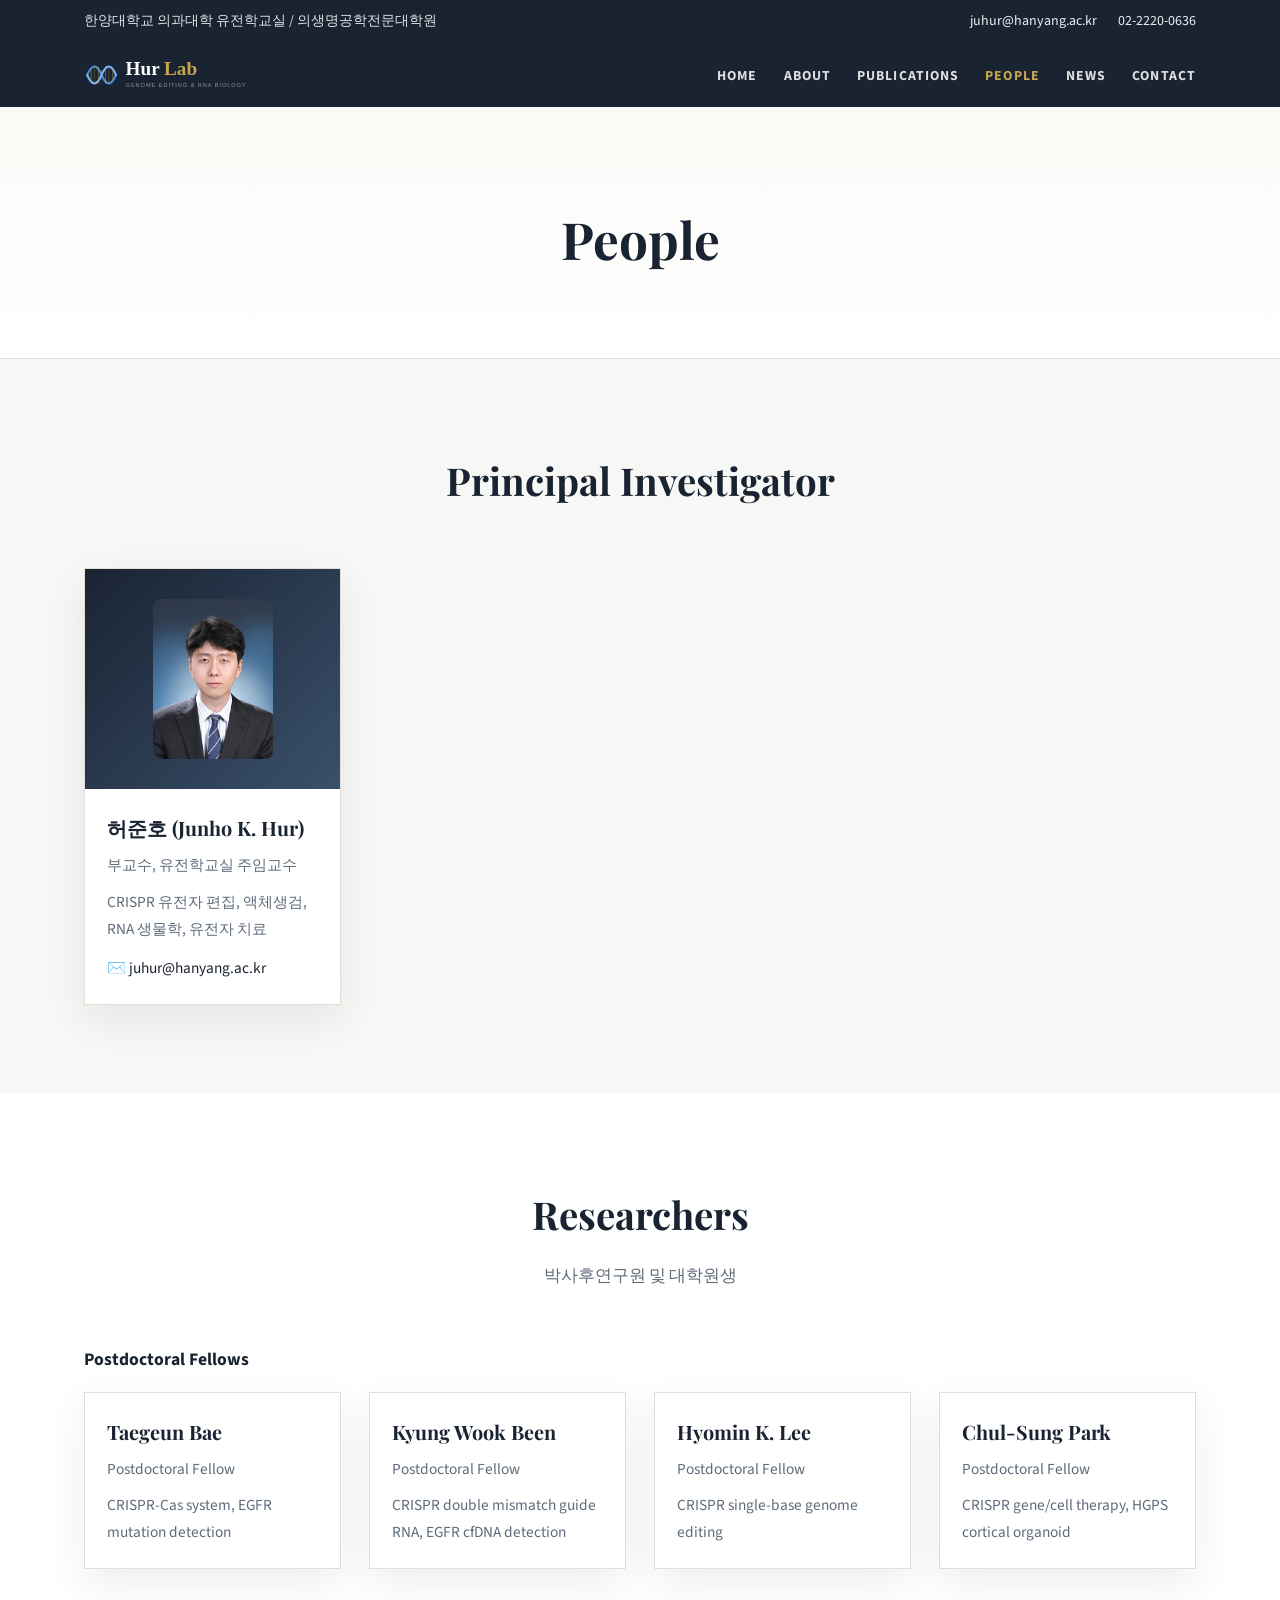
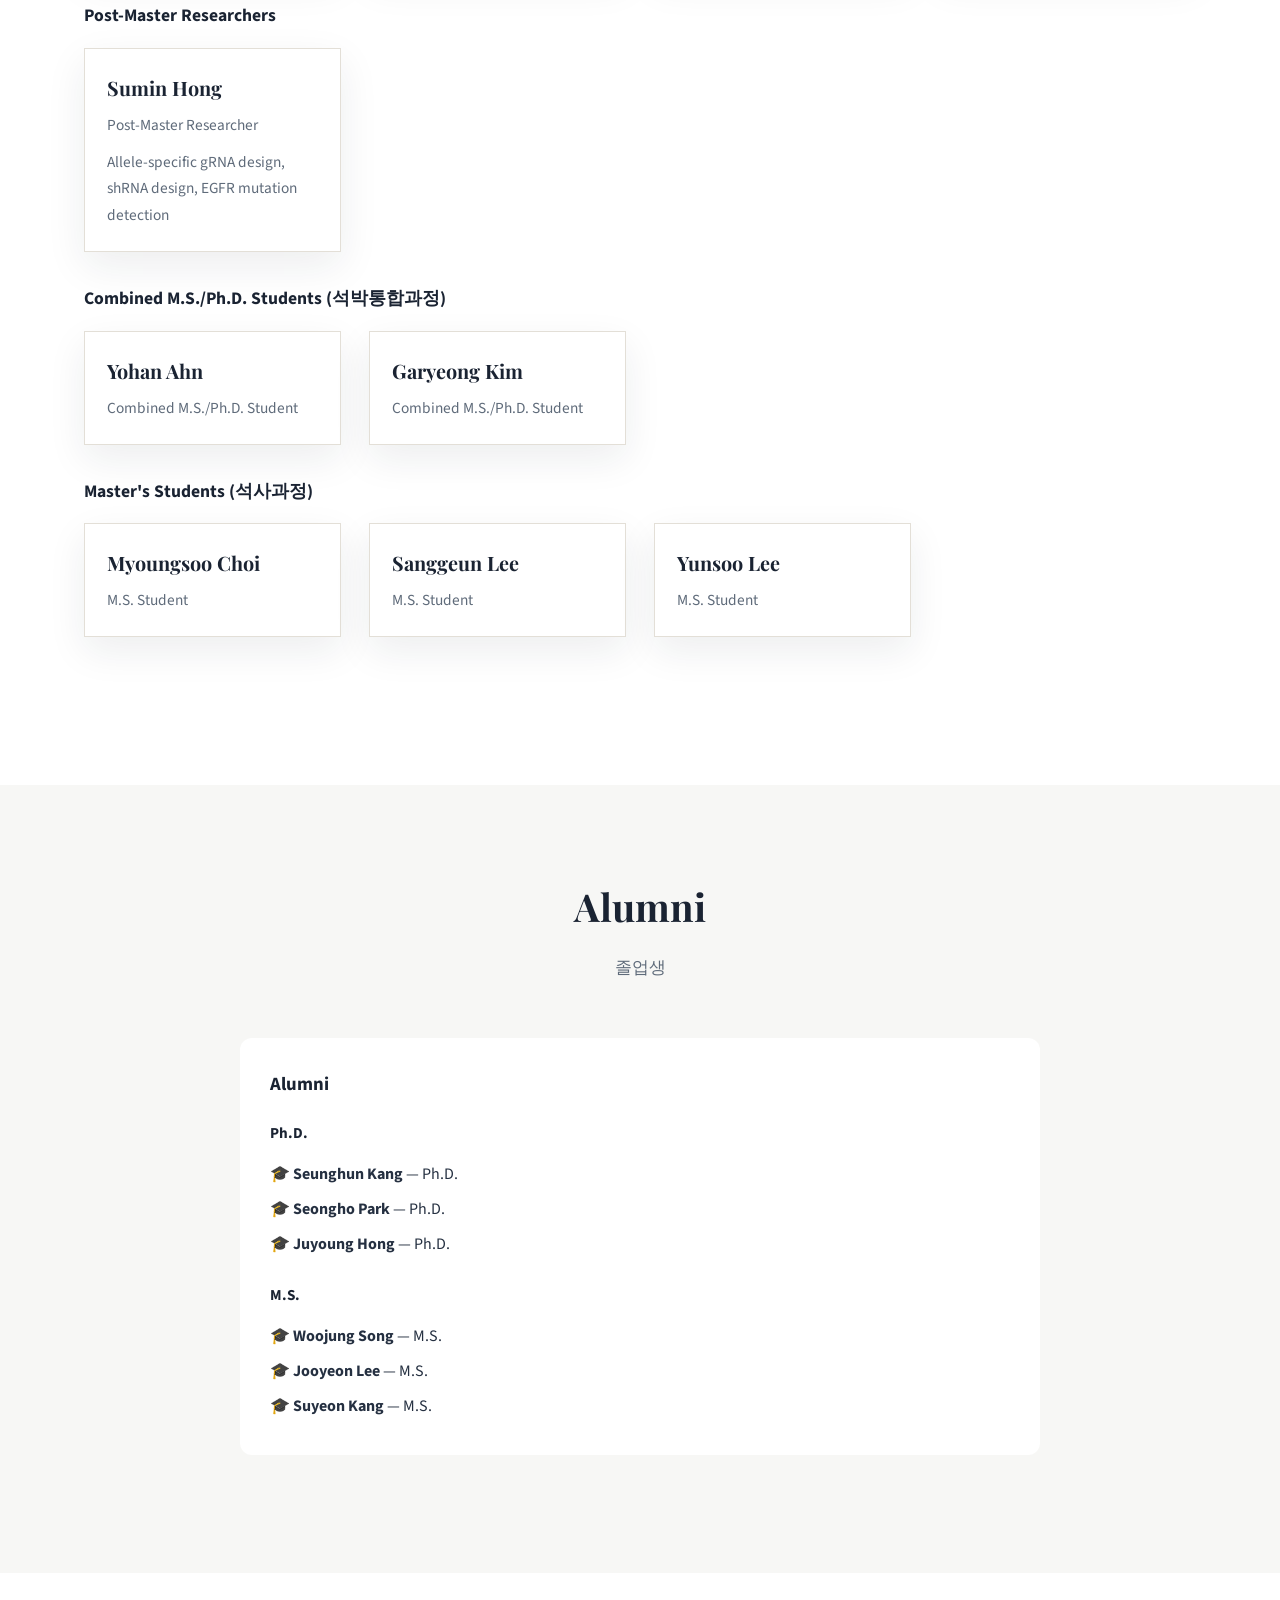
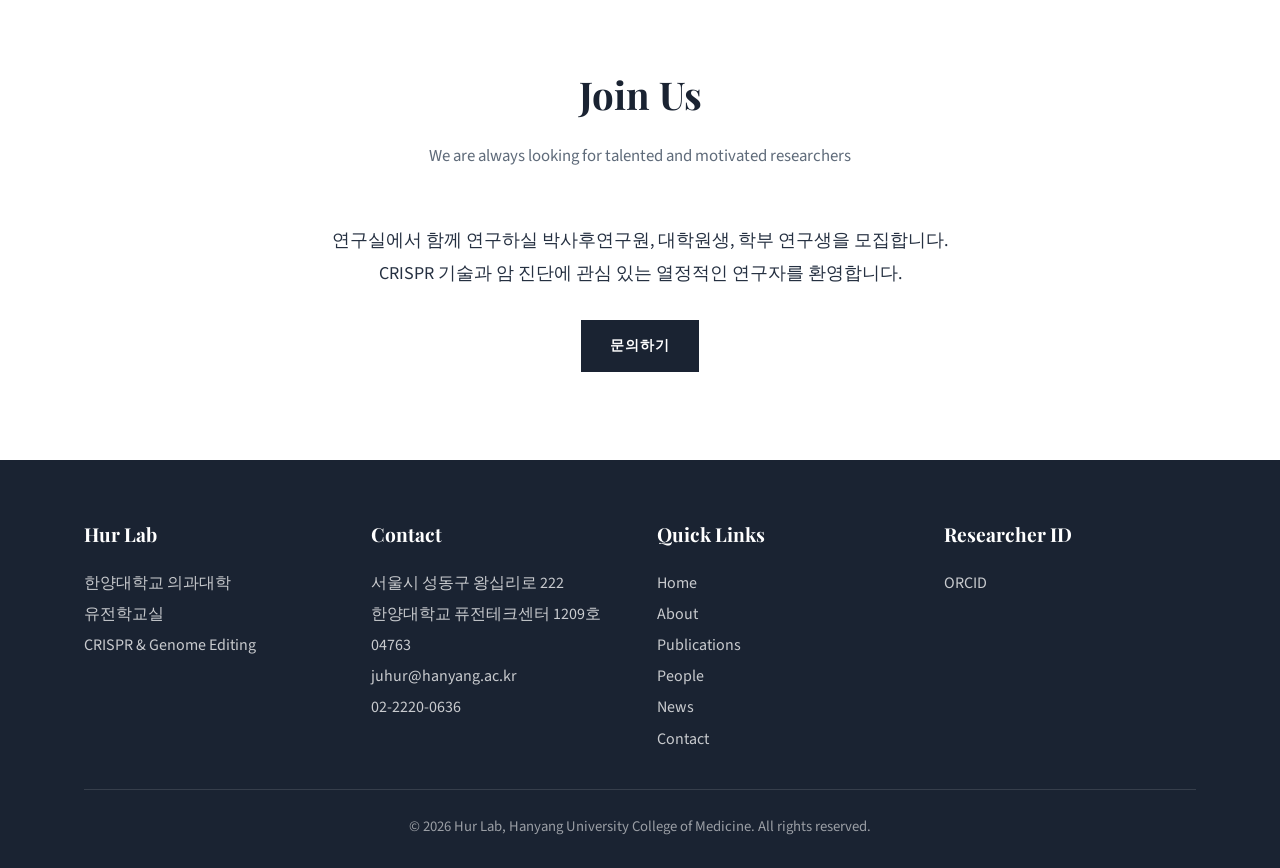
<file: people.html>
<!DOCTYPE html>
<html lang="ko">
<head>
    <meta charset="UTF-8">
    <meta name="viewport" content="width=device-width, initial-scale=1.0">
    <title>People | Hur Lab - Hanyang University</title>
    
    <!-- SEO Meta Tags -->
    <meta name="description" content="Members of Hur Lab at Hanyang University College of Medicine. Faculty, researchers, and students in genome editing and RNA biology.">
    <meta name="keywords" content="Hur Lab members, 허준호 연구실, Hanyang University genetics">
    <meta name="author" content="Hur Lab, Hanyang University">
    <meta name="robots" content="index, follow">
    
    <!-- Open Graph (Facebook/LinkedIn) -->
    <meta property="og:title" content="People | Hur Lab - Hanyang University">
    <meta property="og:description" content="Members of Hur Lab at Hanyang University College of Medicine. Faculty, researchers, and students in genome editing and RNA biology.">
    <meta property="og:type" content="website">
    <meta property="og:url" content="https://thehurlab.github.io/people.html">
    
    <!-- Twitter Card -->
    <meta name="twitter:card" content="summary">
    <meta name="twitter:title" content="People | Hur Lab - Hanyang University">
    <meta name="twitter:description" content="Members of Hur Lab at Hanyang University College of Medicine. Faculty, researchers, and students in genome editing and RNA biology.">
    <link rel="stylesheet" href="style.css">
</head>
<body>
    <!-- Header -->
    <header>
        <div class="header-top">
            <div class="container">
                <div>한양대학교 의과대학 유전학교실 / 의생명공학전문대학원</div>
                <div>
                    <a href="mailto:juhur@hanyang.ac.kr">juhur@hanyang.ac.kr</a>
                    <a href="tel:02-2220-0636">02-2220-0636</a>
                </div>
            </div>
        </div>
        <nav>
            <div class="container">
                <div class="nav-content">
                    <a href="index.html" class="logo">
                        <img src="logo.svg" alt="Hur Lab" style="height:40px;">
                                        </a>
                    <ul class="nav-links">
                        <li><a href="index.html">Home</a></li>
                        <li><a href="about.html">About</a></li>
                        <li><a href="publications.html">Publications</a></li>
                        <li><a href="people.html" class="active">People</a></li>
                        <li><a href="news.html">News</a></li>
                        <li><a href="contact.html">Contact</a></li>
                    </ul>
                </div>
            </div>
        </nav>
    </header>

    <!-- Page Header -->
    <section class="page-header">
        <div class="container">
            <h1>People</h1>
            
        </div>
    </section>

    <!-- Principal Investigator -->
    <section class="section-light">
        <div class="container">
            <div class="section-title">
                <h2>Principal Investigator</h2>
            </div>
            <div class="people-grid" style="justify-items: center;">
                <div class="person-card" style="max-width: 350px;">
                    <div class="person-image"><img src="hurlab_pi_photo.png" alt="Prof. Junho K. Hur" style="width:120px; height:160px; object-fit:cover; border-radius:8px;"></div>
                    <div class="person-info">
                        <h3>허준호 (Junho K. Hur)</h3>
                        <p class="position">부교수, 유전학교실 주임교수</p>
                        <p class="research">CRISPR 유전자 편집, 액체생검, RNA 생물학, 유전자 치료</p>
                        <p class="email">✉️ <a href="mailto:juhur@hanyang.ac.kr">juhur@hanyang.ac.kr</a></p>
                    </div>
                </div>
            </div>
        </div>
    </section>

    <!-- Researchers -->
    <section>
        <div class="container">
            <div class="people-section">
                <div class="section-title">
                    <h2>Researchers</h2>
                    <p>박사후연구원 및 대학원생</p>
                </div>
                <!-- Postdoctoral Fellows -->
                <h3 style="color: var(--navy); margin-bottom: 16px; font-size: 1.1rem;">Postdoctoral Fellows</h3>
                <div class="people-grid">
                    <div class="person-card">
                        
                        <div class="person-info">
                            <h3>Taegeun Bae</h3>
                            <p class="position">Postdoctoral Fellow</p>
                            <p class="research">CRISPR-Cas system, EGFR mutation detection</p>
                        </div>
                    </div>

                    <div class="person-card">
                        
                        <div class="person-info">
                            <h3>Kyung Wook Been</h3>
                            <p class="position">Postdoctoral Fellow</p>
                            <p class="research">CRISPR double mismatch guide RNA, EGFR cfDNA detection</p>
                        </div>
                    </div>

                    <div class="person-card">
                        
                        <div class="person-info">
                            <h3>Hyomin K. Lee</h3>
                            <p class="position">Postdoctoral Fellow</p>
                            <p class="research">CRISPR single-base genome editing</p>
                        </div>
                    </div>

                    <div class="person-card">
                        
                        <div class="person-info">
                            <h3>Chul-Sung Park</h3>
                            <p class="position">Postdoctoral Fellow</p>
                            <p class="research">CRISPR gene/cell therapy, HGPS cortical organoid</p>
                        </div>
                    </div>
                </div>

                <!-- Post-Master Researchers -->
                <h3 style="color: var(--navy); margin: 32px 0 16px; font-size: 1.1rem;">Post-Master Researchers</h3>
                <div class="people-grid">
                    <div class="person-card">
                        
                        <div class="person-info">
                            <h3>Sumin Hong</h3>
                            <p class="position">Post-Master Researcher</p>
                            <p class="research">Allele-specific gRNA design, shRNA design, EGFR mutation detection</p>
                        </div>
                    </div>
                </div>

                <!-- Combined M.S./Ph.D. Students -->
                <h3 style="color: var(--navy); margin: 32px 0 16px; font-size: 1.1rem;">Combined M.S./Ph.D. Students (석박통합과정)</h3>
                <div class="people-grid">

                    <div class="person-card">
                        
                        <div class="person-info">
                            <h3>Yohan Ahn</h3>
                            <p class="position">Combined M.S./Ph.D. Student</p>
                        </div>
                    </div>

                    <div class="person-card">
                        
                        <div class="person-info">
                            <h3>Garyeong Kim</h3>
                            <p class="position">Combined M.S./Ph.D. Student</p>
                        </div>
                    </div>
                </div>

                <!-- Master's Students -->
                <h3 style="color: var(--navy); margin: 32px 0 16px; font-size: 1.1rem;">Master's Students (석사과정)</h3>
                <div class="people-grid">

                    <div class="person-card">
                        
                        <div class="person-info">
                            <h3>Myoungsoo Choi</h3>
                            <p class="position">M.S. Student</p>
                        </div>
                    </div>

                    <div class="person-card">
                        
                        <div class="person-info">
                            <h3>Sanggeun Lee</h3>
                            <p class="position">M.S. Student</p>
                        </div>
                    </div>

                    <div class="person-card">
                        
                        <div class="person-info">
                            <h3>Yunsoo Lee</h3>
                            <p class="position">M.S. Student</p>
                        </div>
                    </div>
                </div>
            </div>
        </div>
    </section>

    <!-- Alumni -->
    <section class="section-light">
        <div class="container">
            <div class="section-title">
                <h2>Alumni</h2>
                <p>졸업생</p>
            </div>
            <div style="max-width: 800px; margin: 0 auto;">
                <div style="background: var(--white); padding: 30px; border-radius: 12px; margin-bottom: 30px;">
                    <h3 style="color: var(--navy); margin-bottom: 20px;">Alumni</h3>

                    <h4 style="color: var(--navy); margin-bottom: 10px; font-size: 0.95rem;">Ph.D.</h4>
                    <ul style="list-style: none; line-height: 2.2; margin-bottom: 20px;">
                        <li>🎓 <strong>Seunghun Kang</strong> — Ph.D.</li>
                        <li>🎓 <strong>Seongho Park</strong> — Ph.D.</li>
                        <li>🎓 <strong>Juyoung Hong</strong> — Ph.D.</li>
                    </ul>

                    <h4 style="color: var(--navy); margin-bottom: 10px; font-size: 0.95rem;">M.S.</h4>
                    <ul style="list-style: none; line-height: 2.2;">
                        <li>🎓 <strong>Woojung Song</strong> — M.S.</li>
                        <li>🎓 <strong>Jooyeon Lee</strong> — M.S.</li>
                        <li>🎓 <strong>Suyeon Kang</strong> — M.S.</li>
                    </ul>
                </div>
            </div>
        </div>
    </section>

    <!-- Join Us -->
    <section>
        <div class="container">
            <div class="section-title">
                <h2>Join Us</h2>
                <p>We are always looking for talented and motivated researchers</p>
            </div>
            <div style="max-width: 800px; margin: 0 auto; text-align: center;">
                <p style="font-size: 18px; line-height: 1.8; margin-bottom: 30px;">
                    연구실에서 함께 연구하실 박사후연구원, 대학원생, 학부 연구생을 모집합니다.<br>
                    CRISPR 기술과 암 진단에 관심 있는 열정적인 연구자를 환영합니다.
                </p>
                <a href="contact.html" class="btn btn-primary">문의하기</a>
            </div>
        </div>
    </section>

    <!-- Footer -->
    <footer>
        <div class="container">
            <div class="footer-content">
                <div class="footer-section">
                    <h3>Hur Lab</h3>
                    <p>한양대학교 의과대학<br>
                    유전학교실<br>
                    CRISPR & Genome Editing</p>
                </div>
                <div class="footer-section">
                    <h3>Contact</h3>
                    <p>서울시 성동구 왕십리로 222<br>
                    한양대학교 퓨전테크센터 1209호<br>
                    04763</p>
                    <a href="mailto:juhur@hanyang.ac.kr">juhur@hanyang.ac.kr</a>
                    <a href="tel:02-2220-0636">02-2220-0636</a>
                </div>
                <div class="footer-section">
                    <h3>Quick Links</h3>
                    <a href="index.html">Home</a>
                    <a href="about.html">About</a>
                    <a href="publications.html">Publications</a>
                    <a href="people.html">People</a>
                    <a href="news.html">News</a>
                    <a href="contact.html">Contact</a>
                </div>
                <div class="footer-section">
                    <h3>Researcher ID</h3>
                    <a href="https://orcid.org/0000-0003-3794-1149" target="_blank">ORCID</a>
                </div>
            </div>
            <div class="footer-bottom">
                <p>© 2026 Hur Lab, Hanyang University College of Medicine. All rights reserved.</p>
            </div>
        </div>
    </footer>
</body>
</html>
</file>
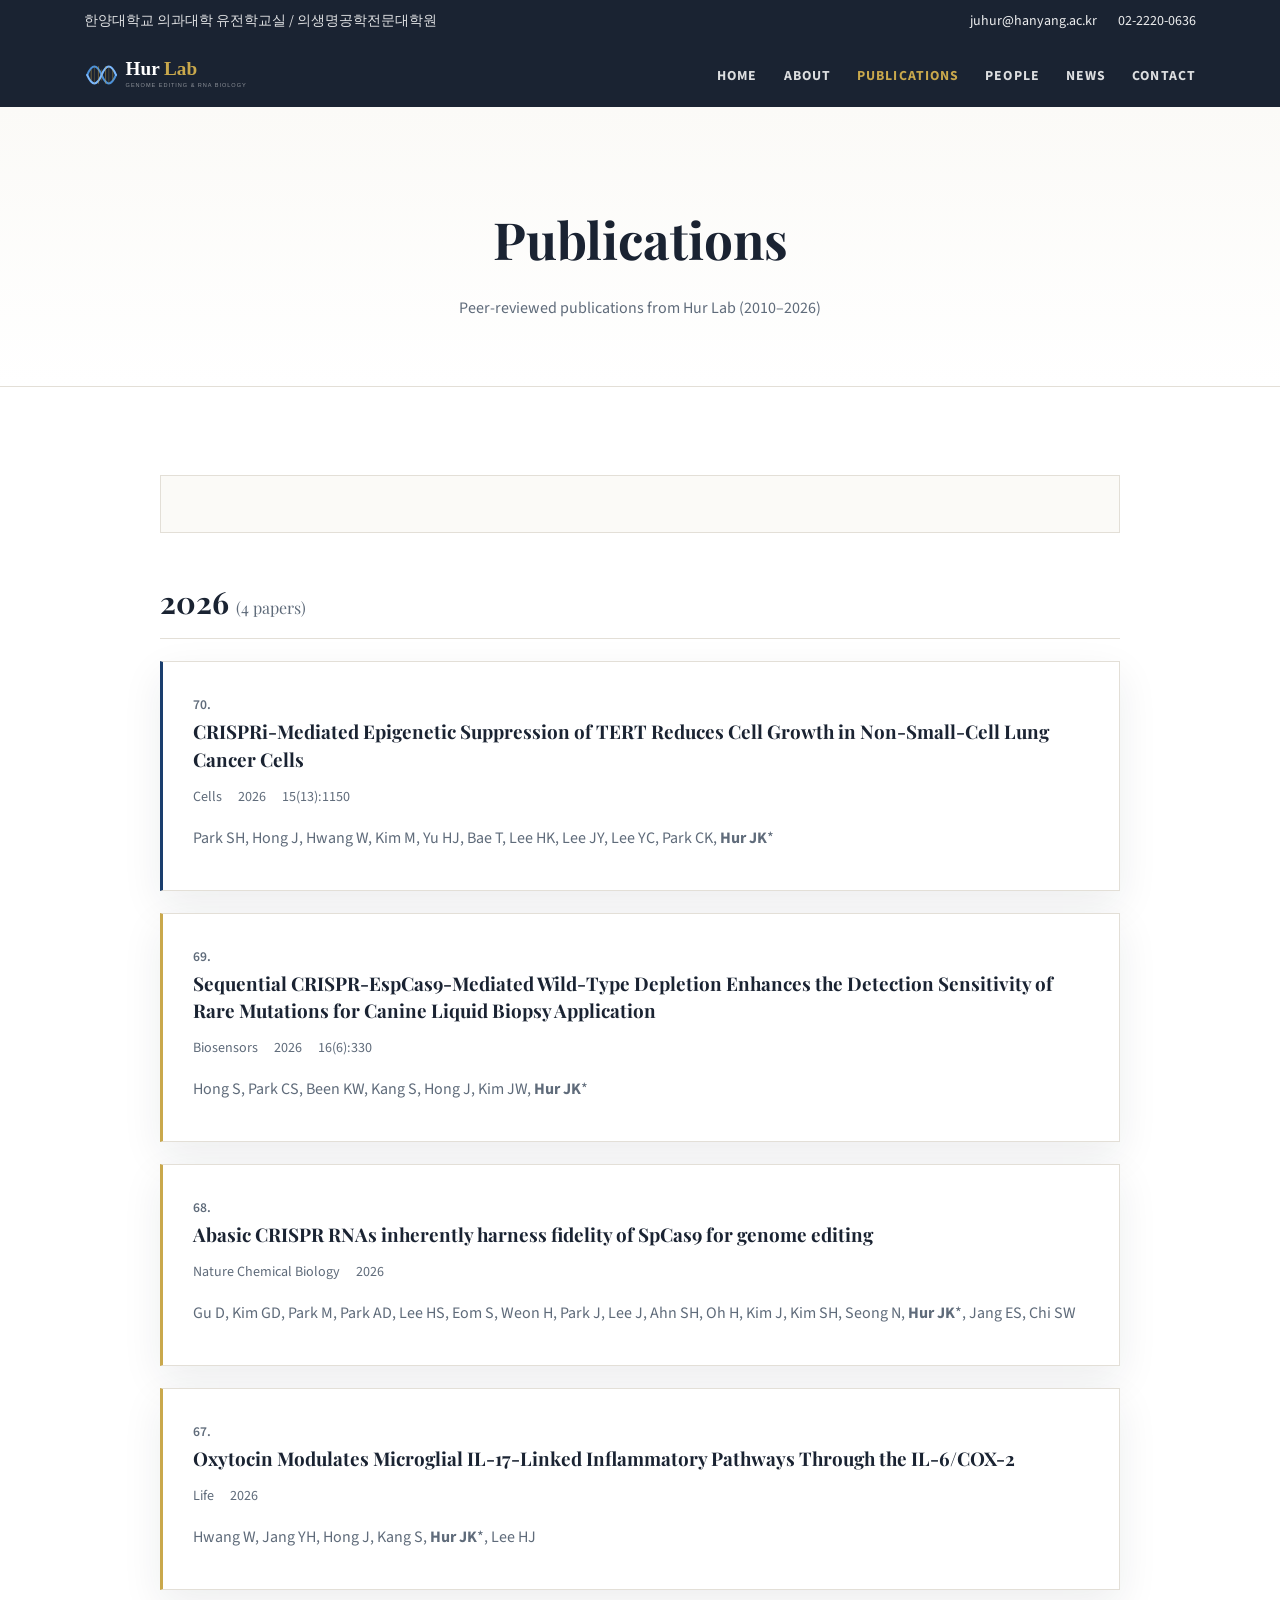
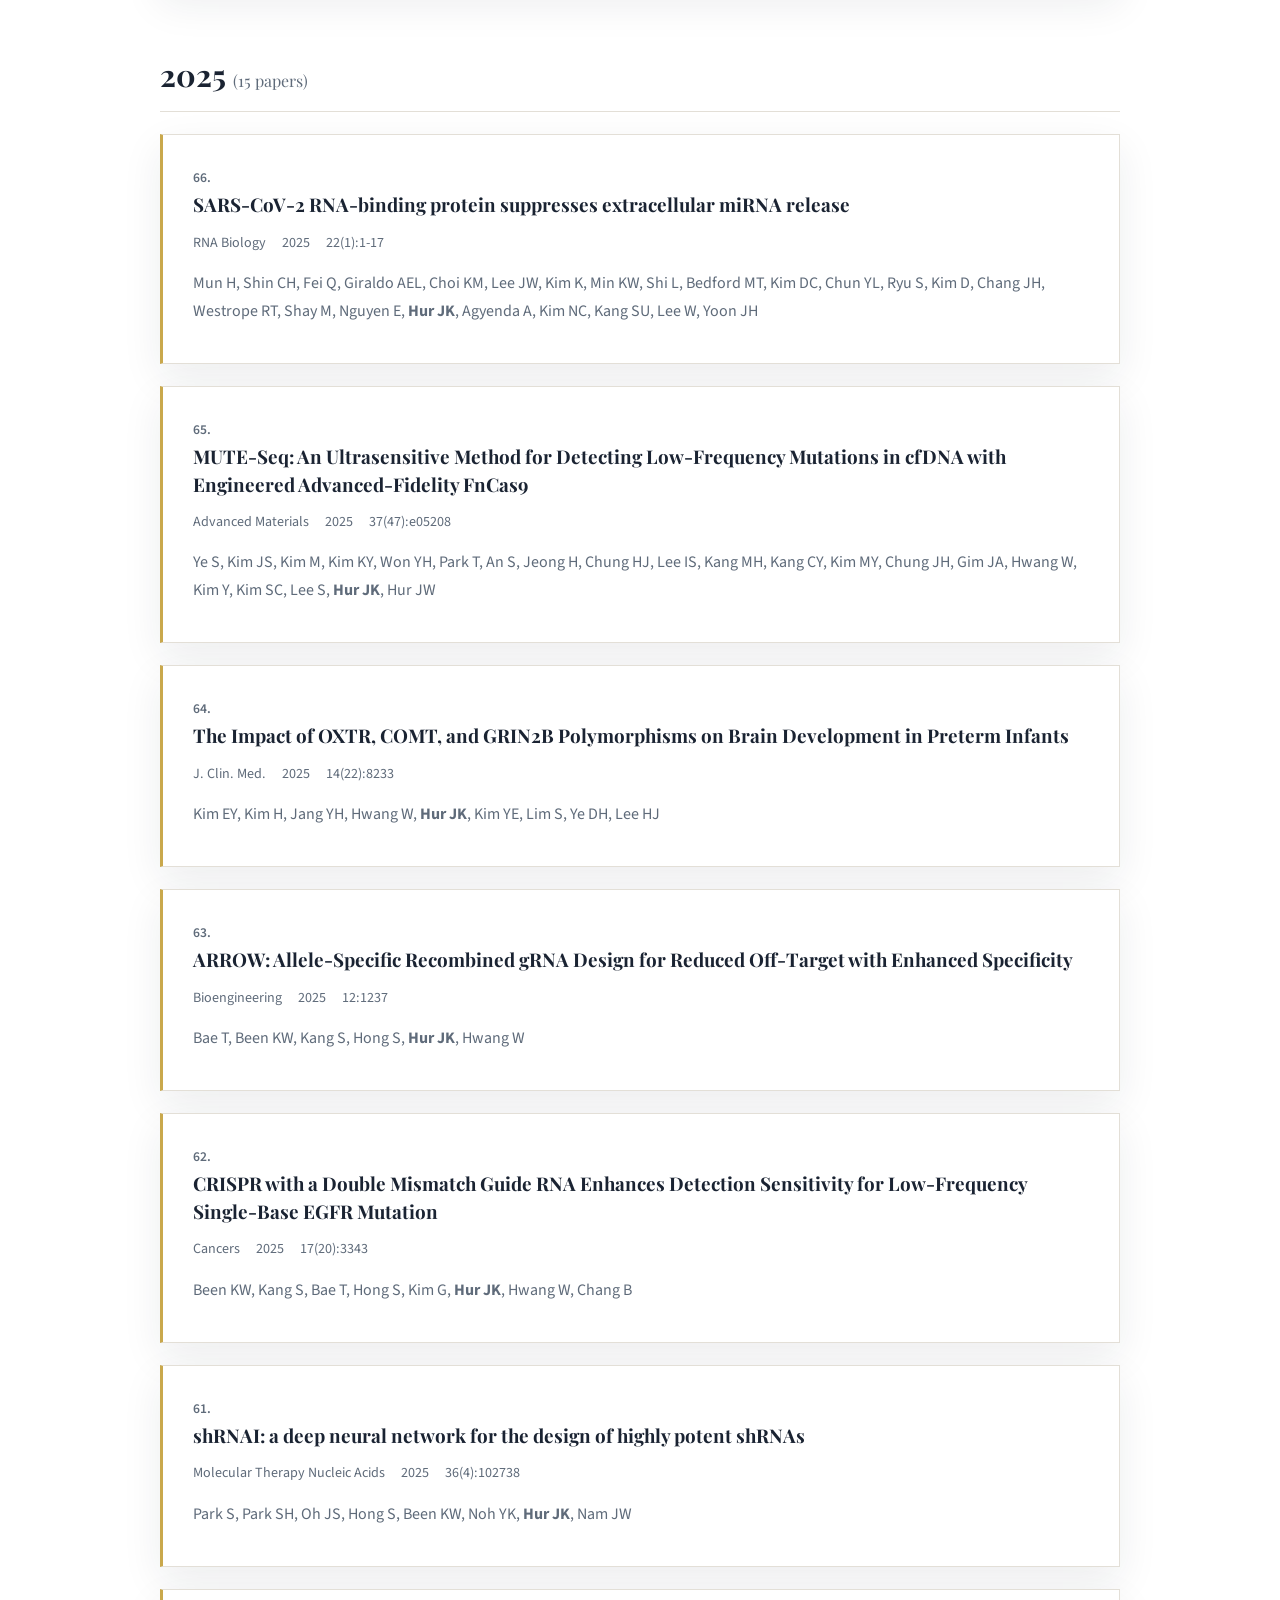
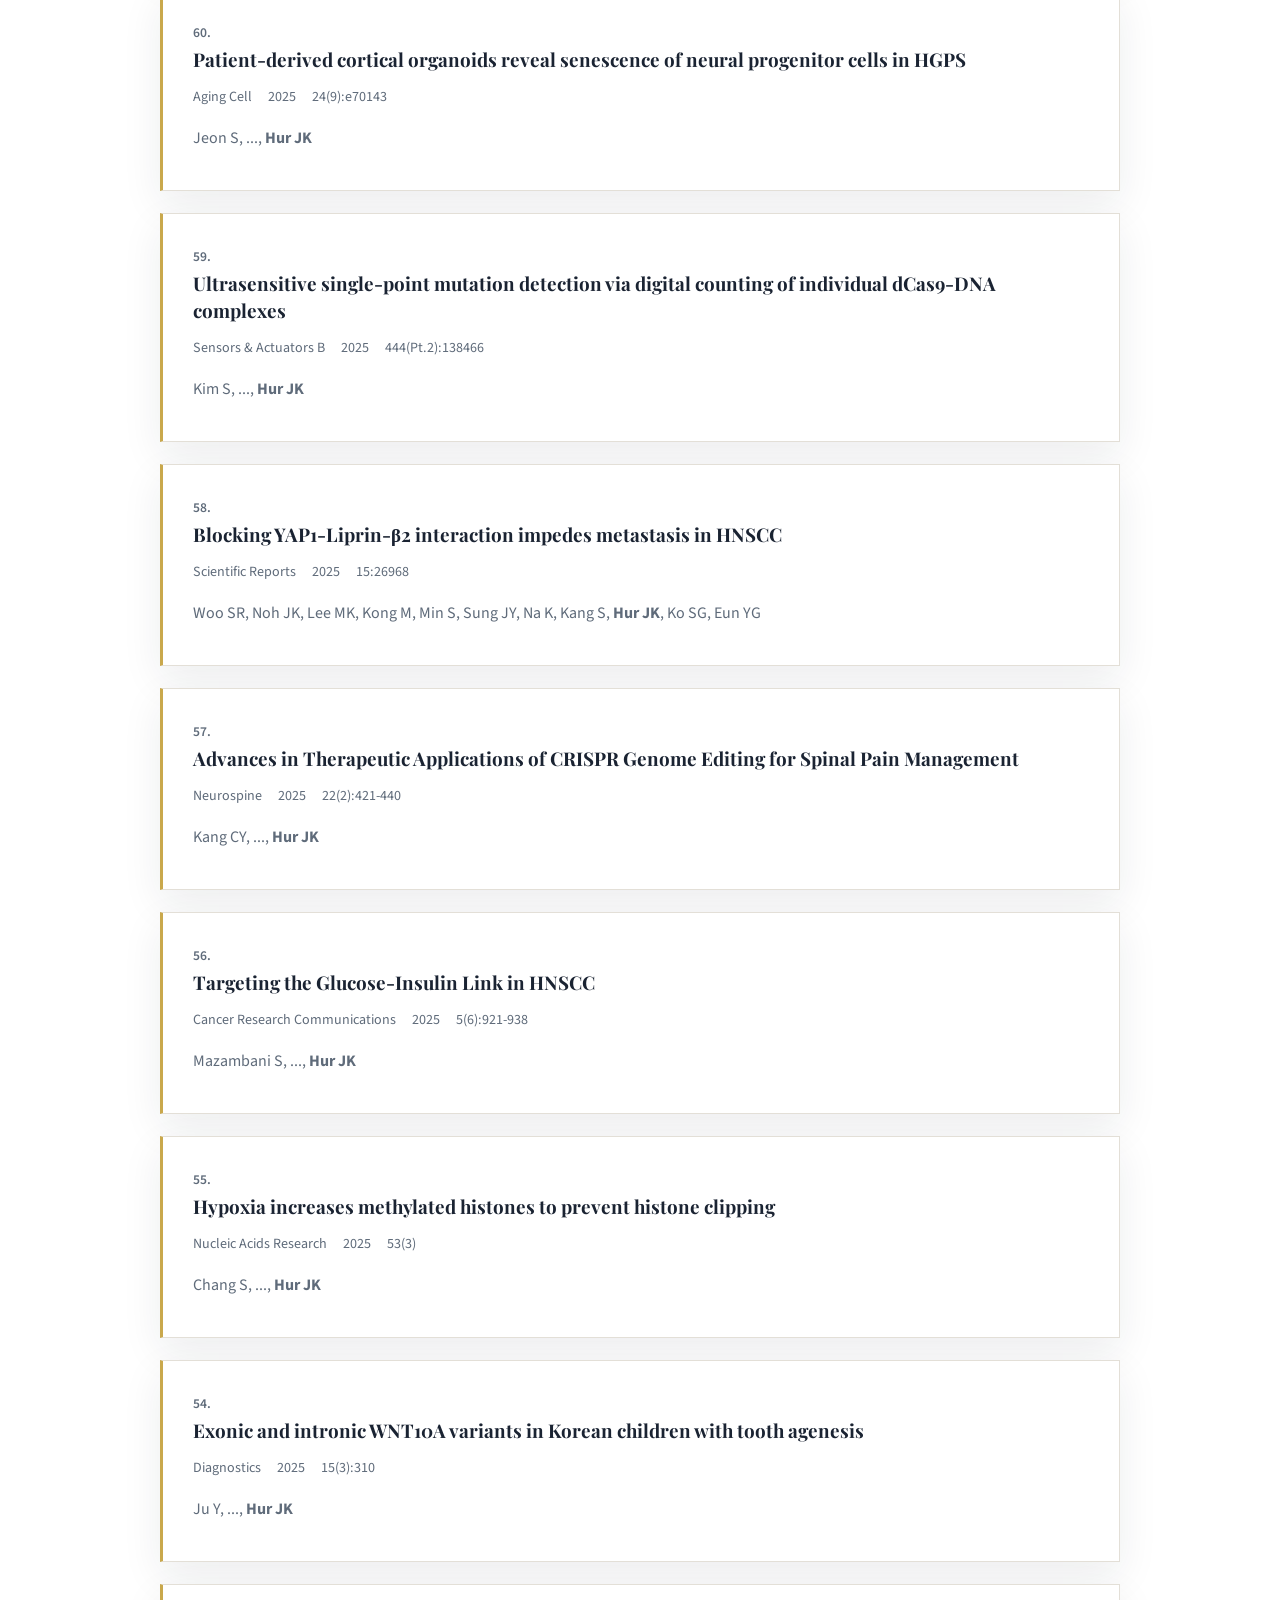
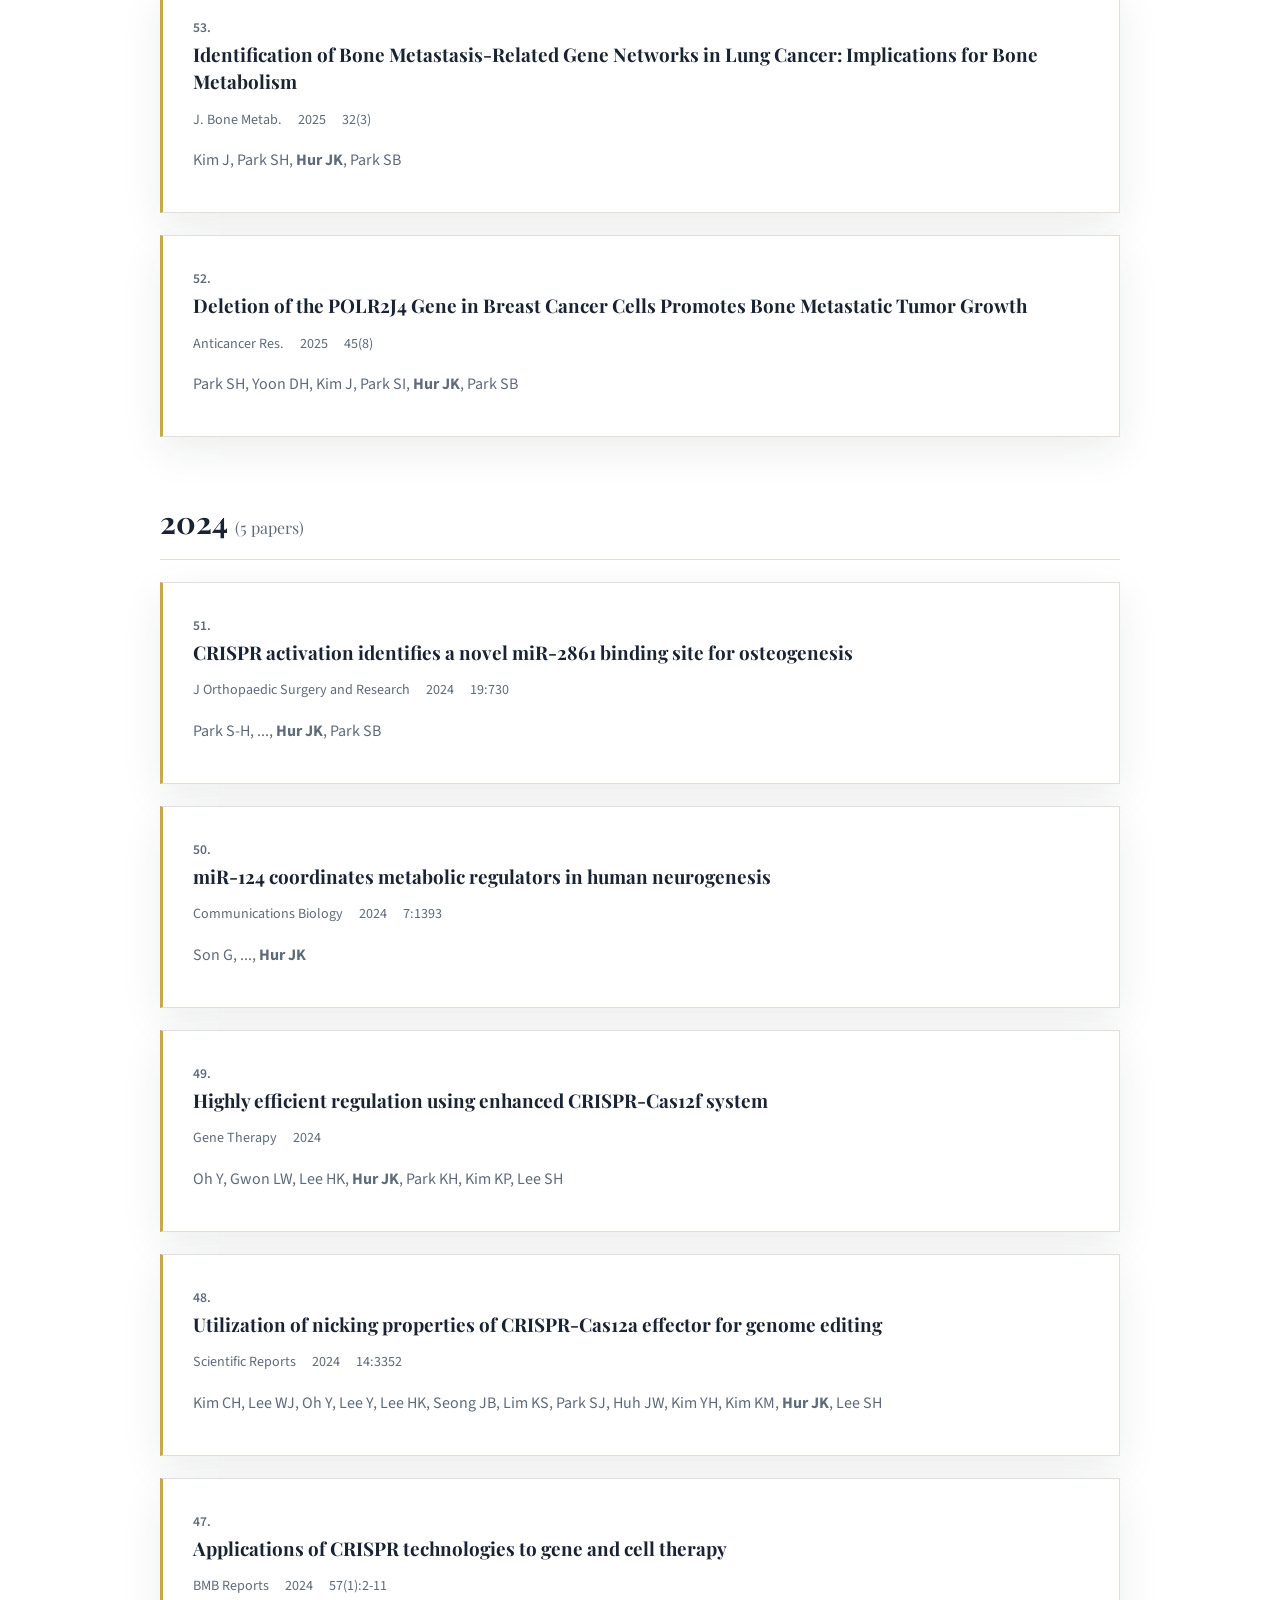
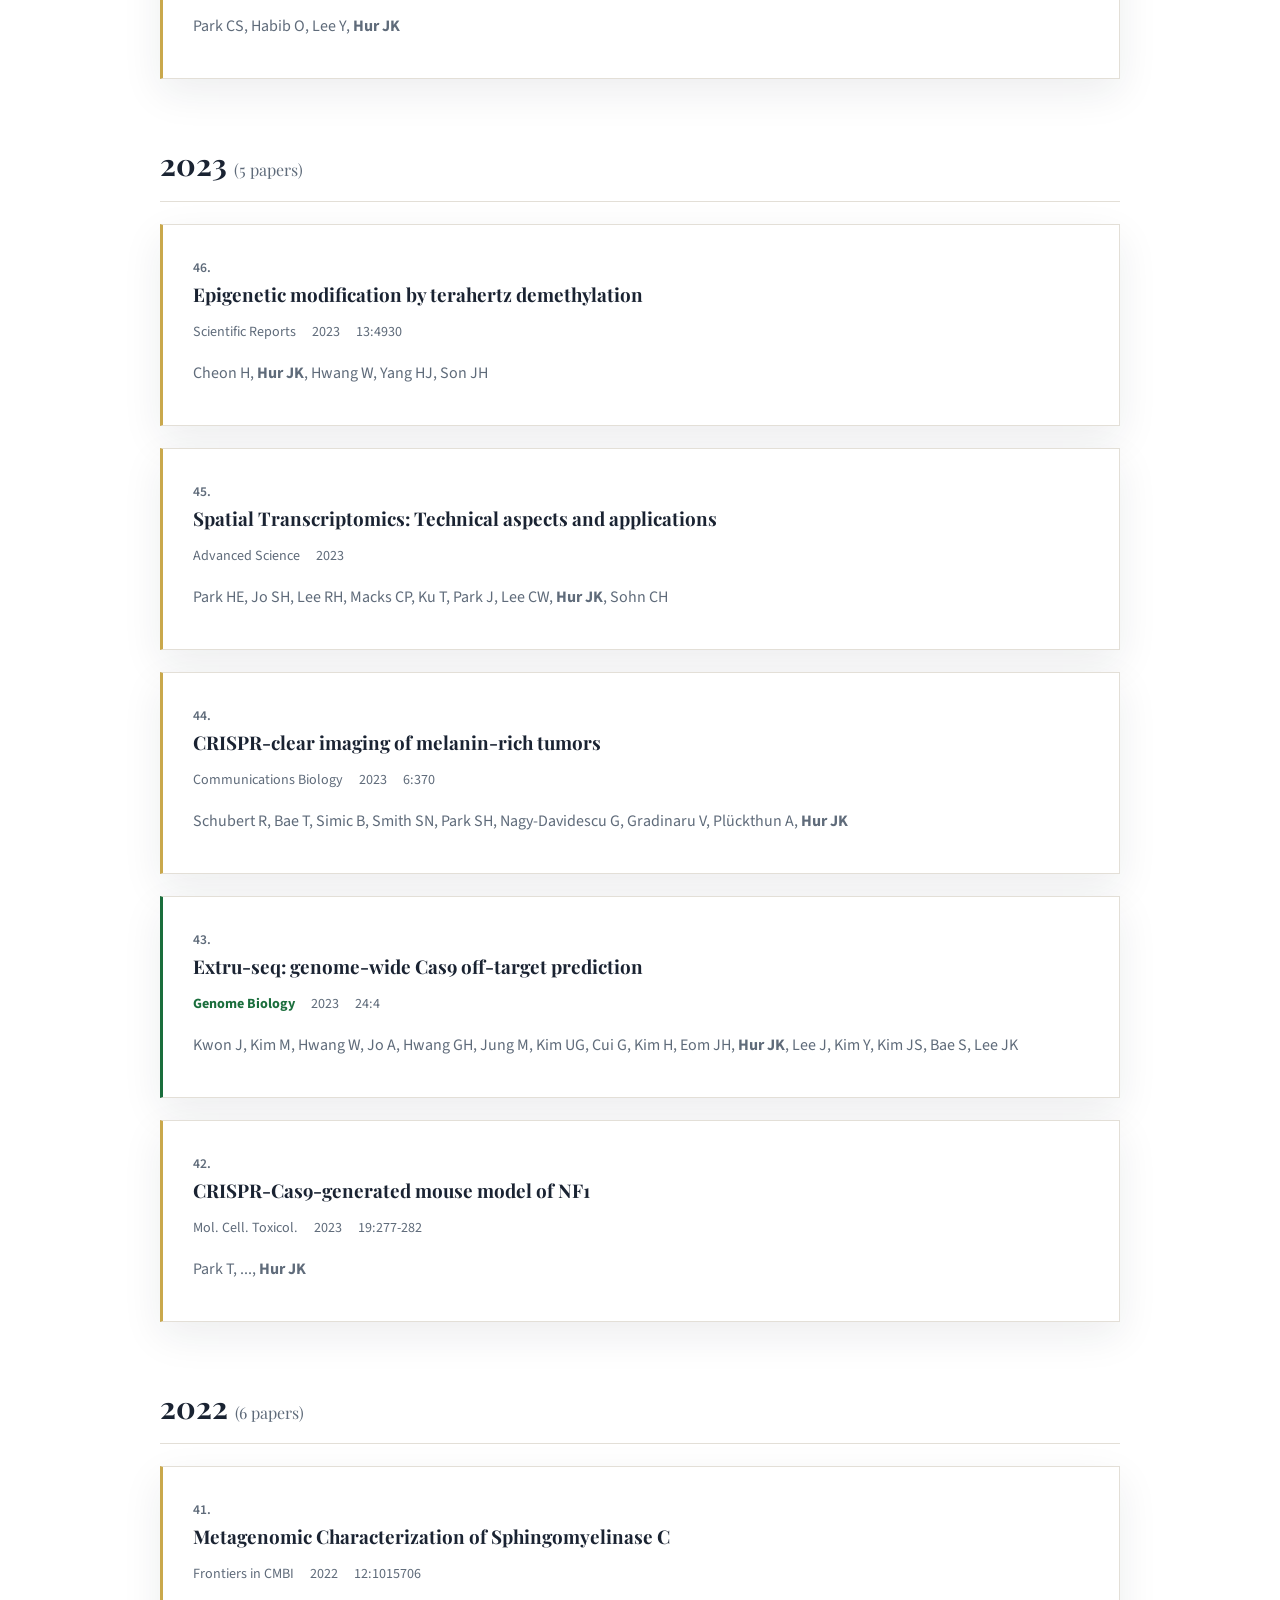
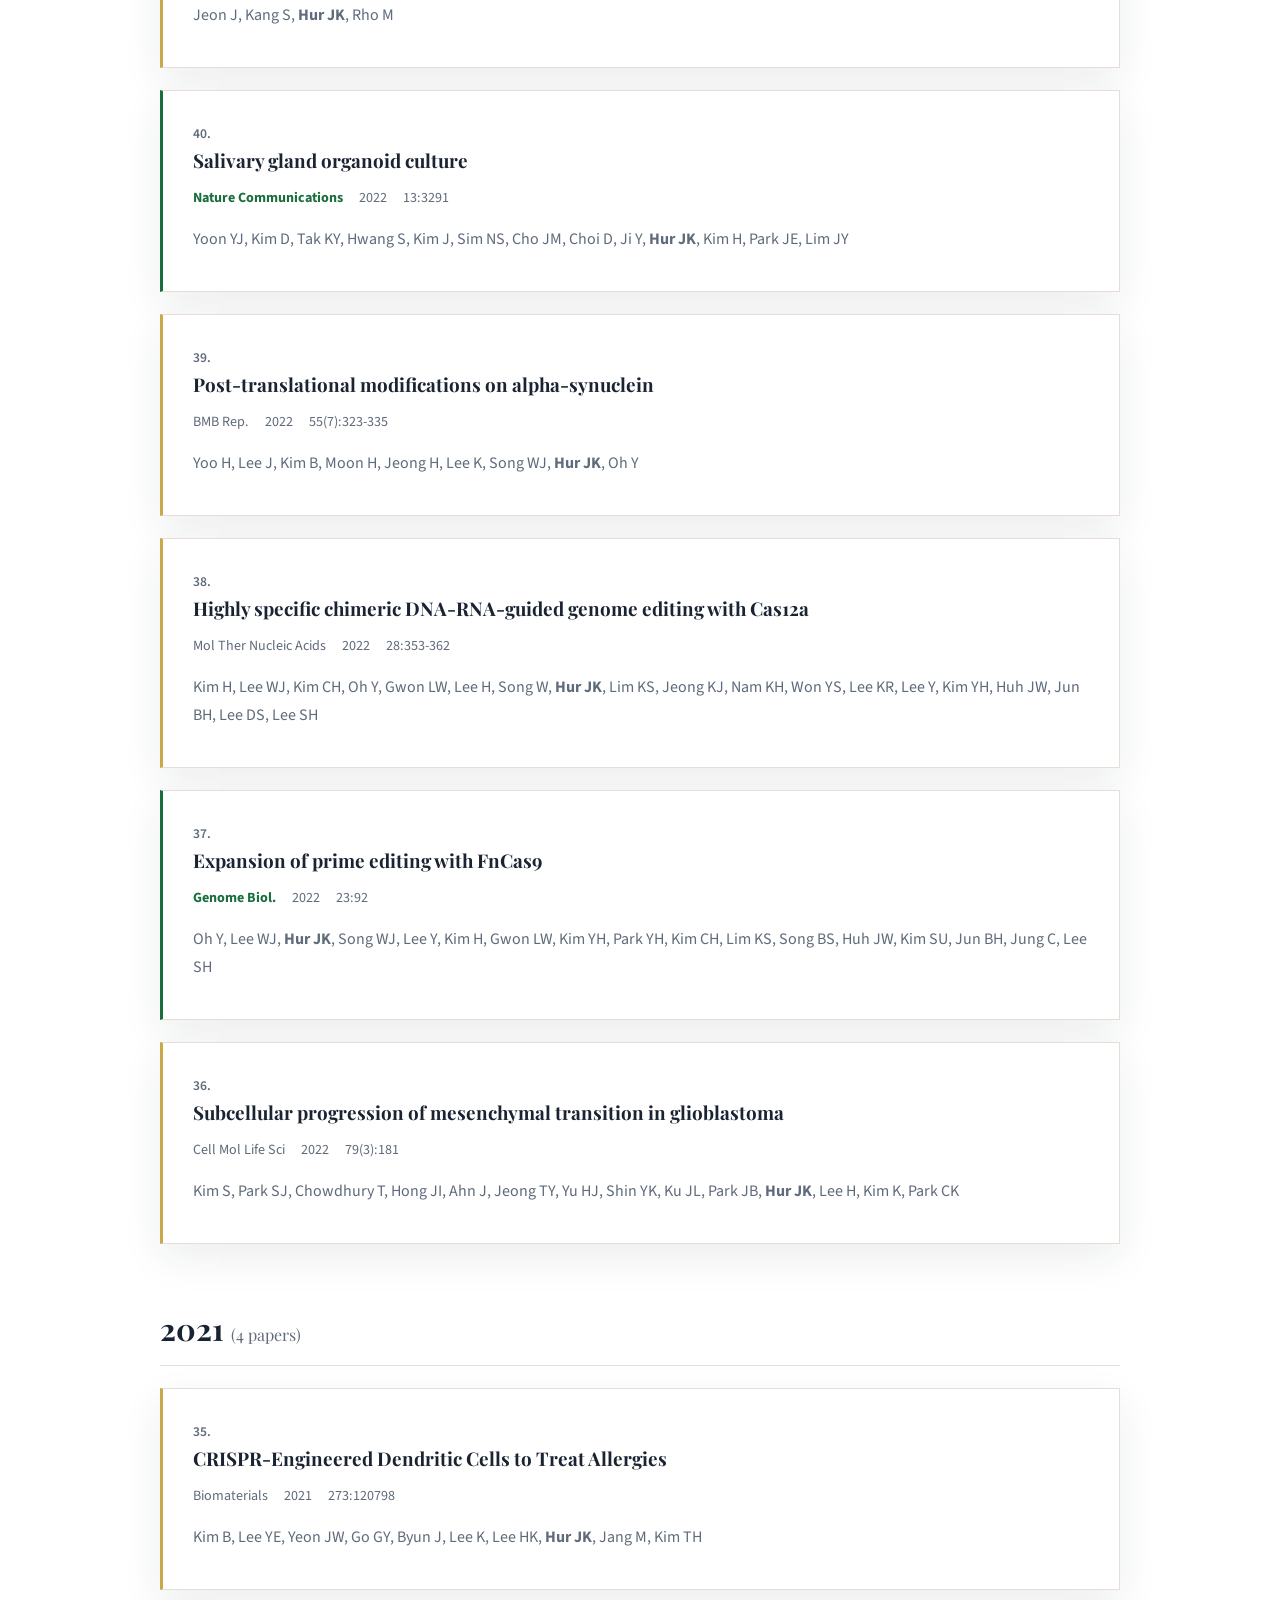
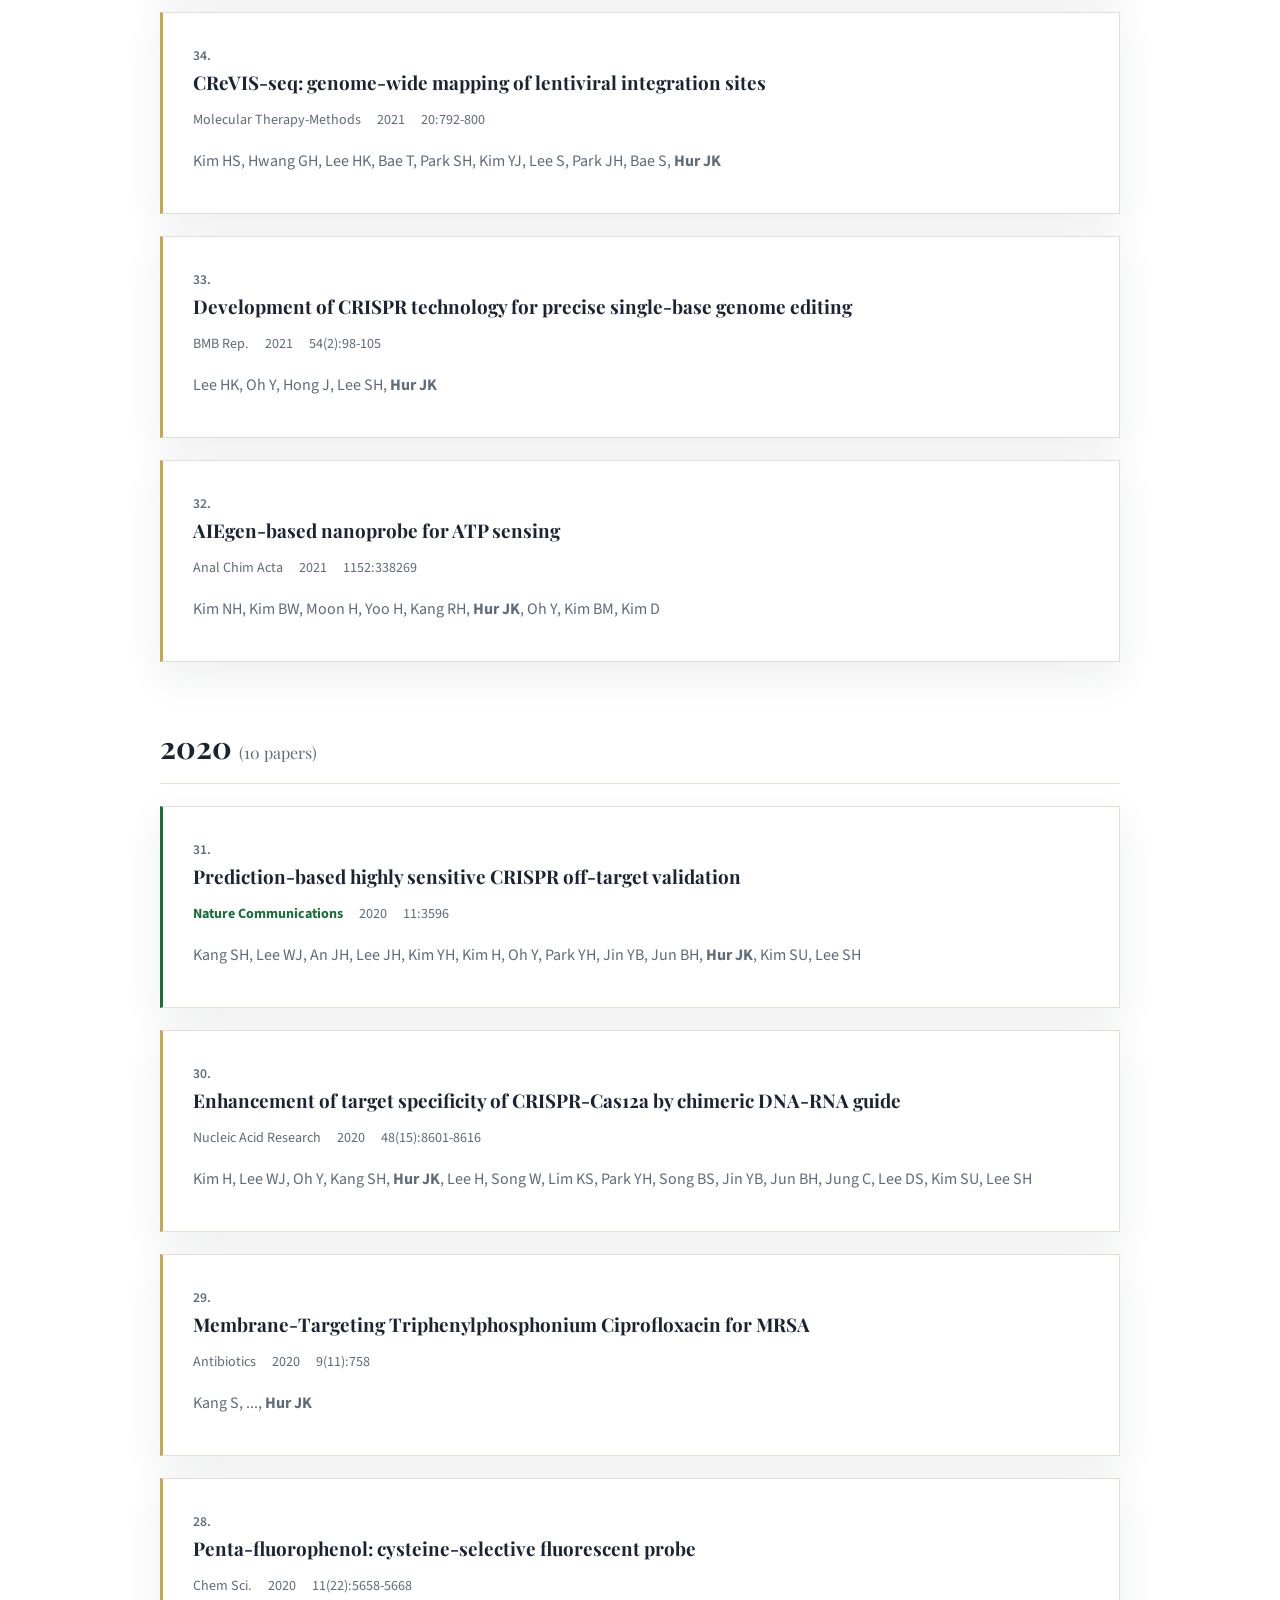
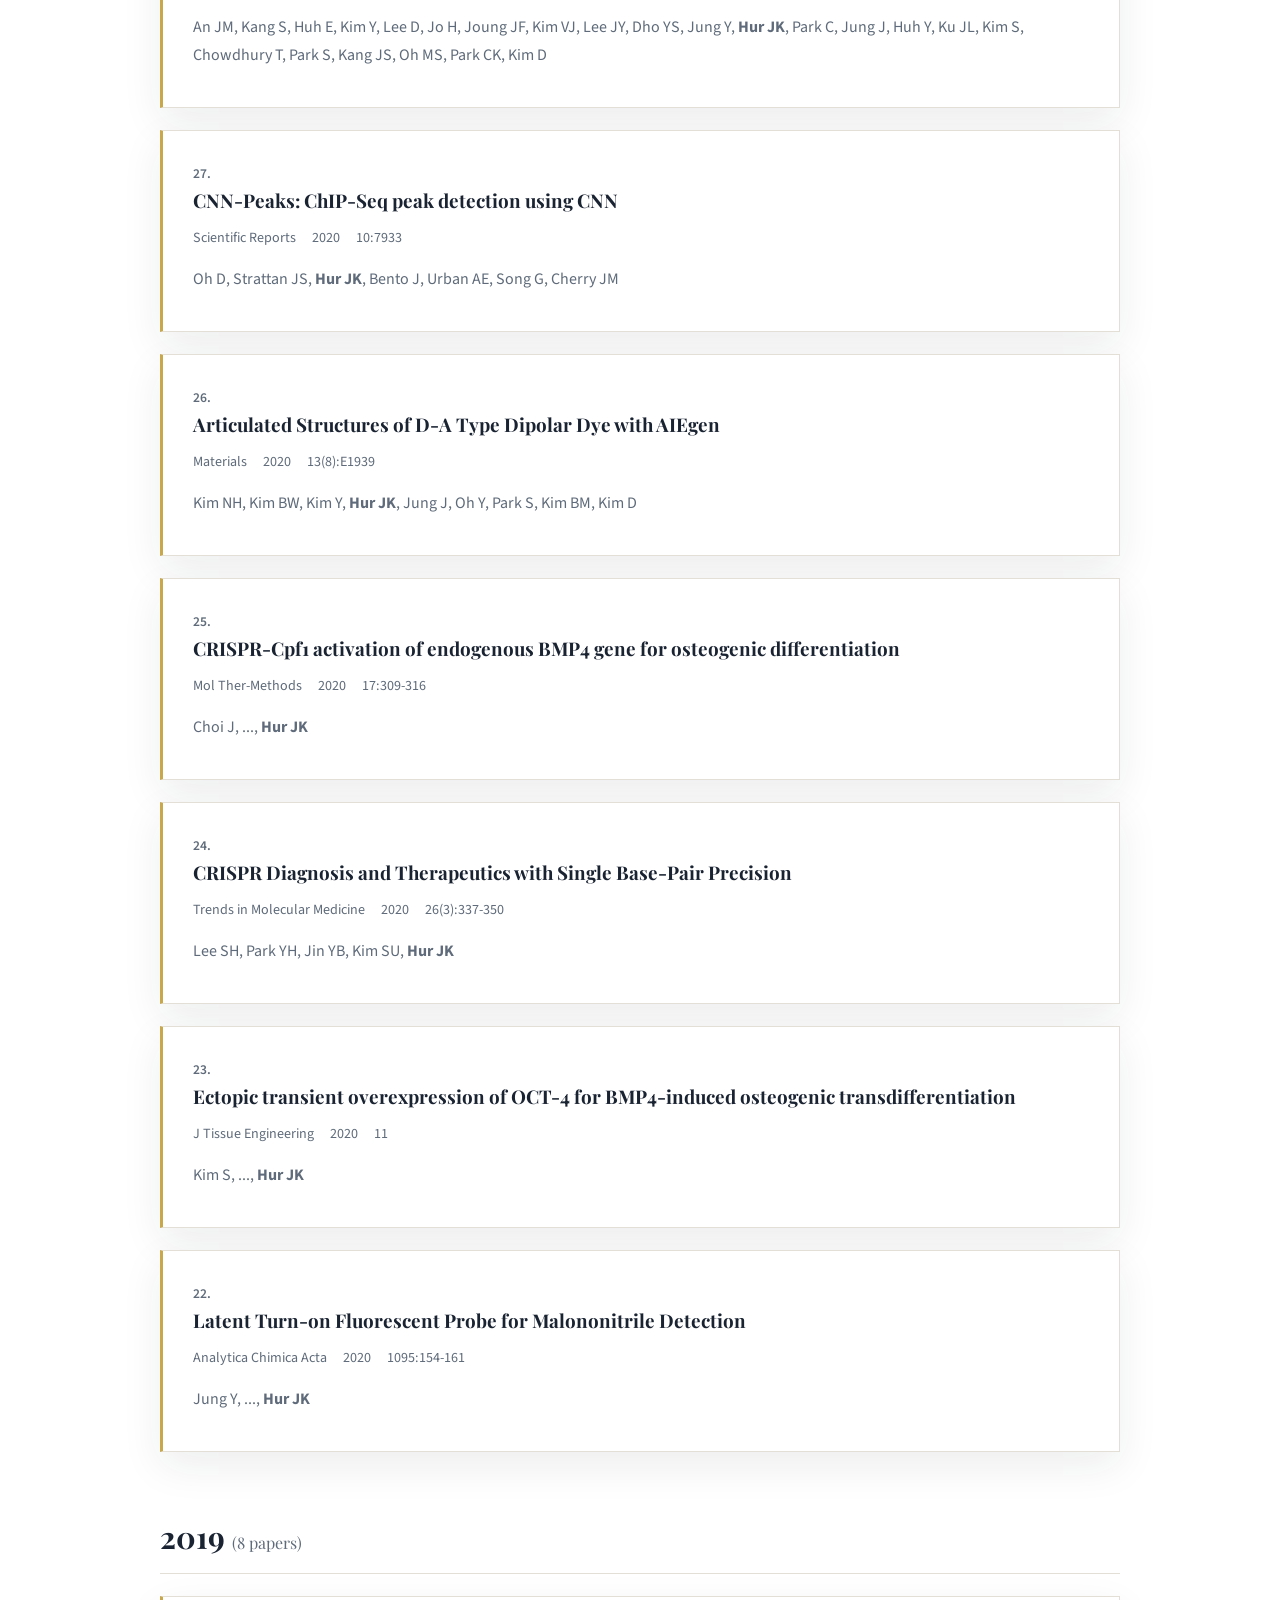
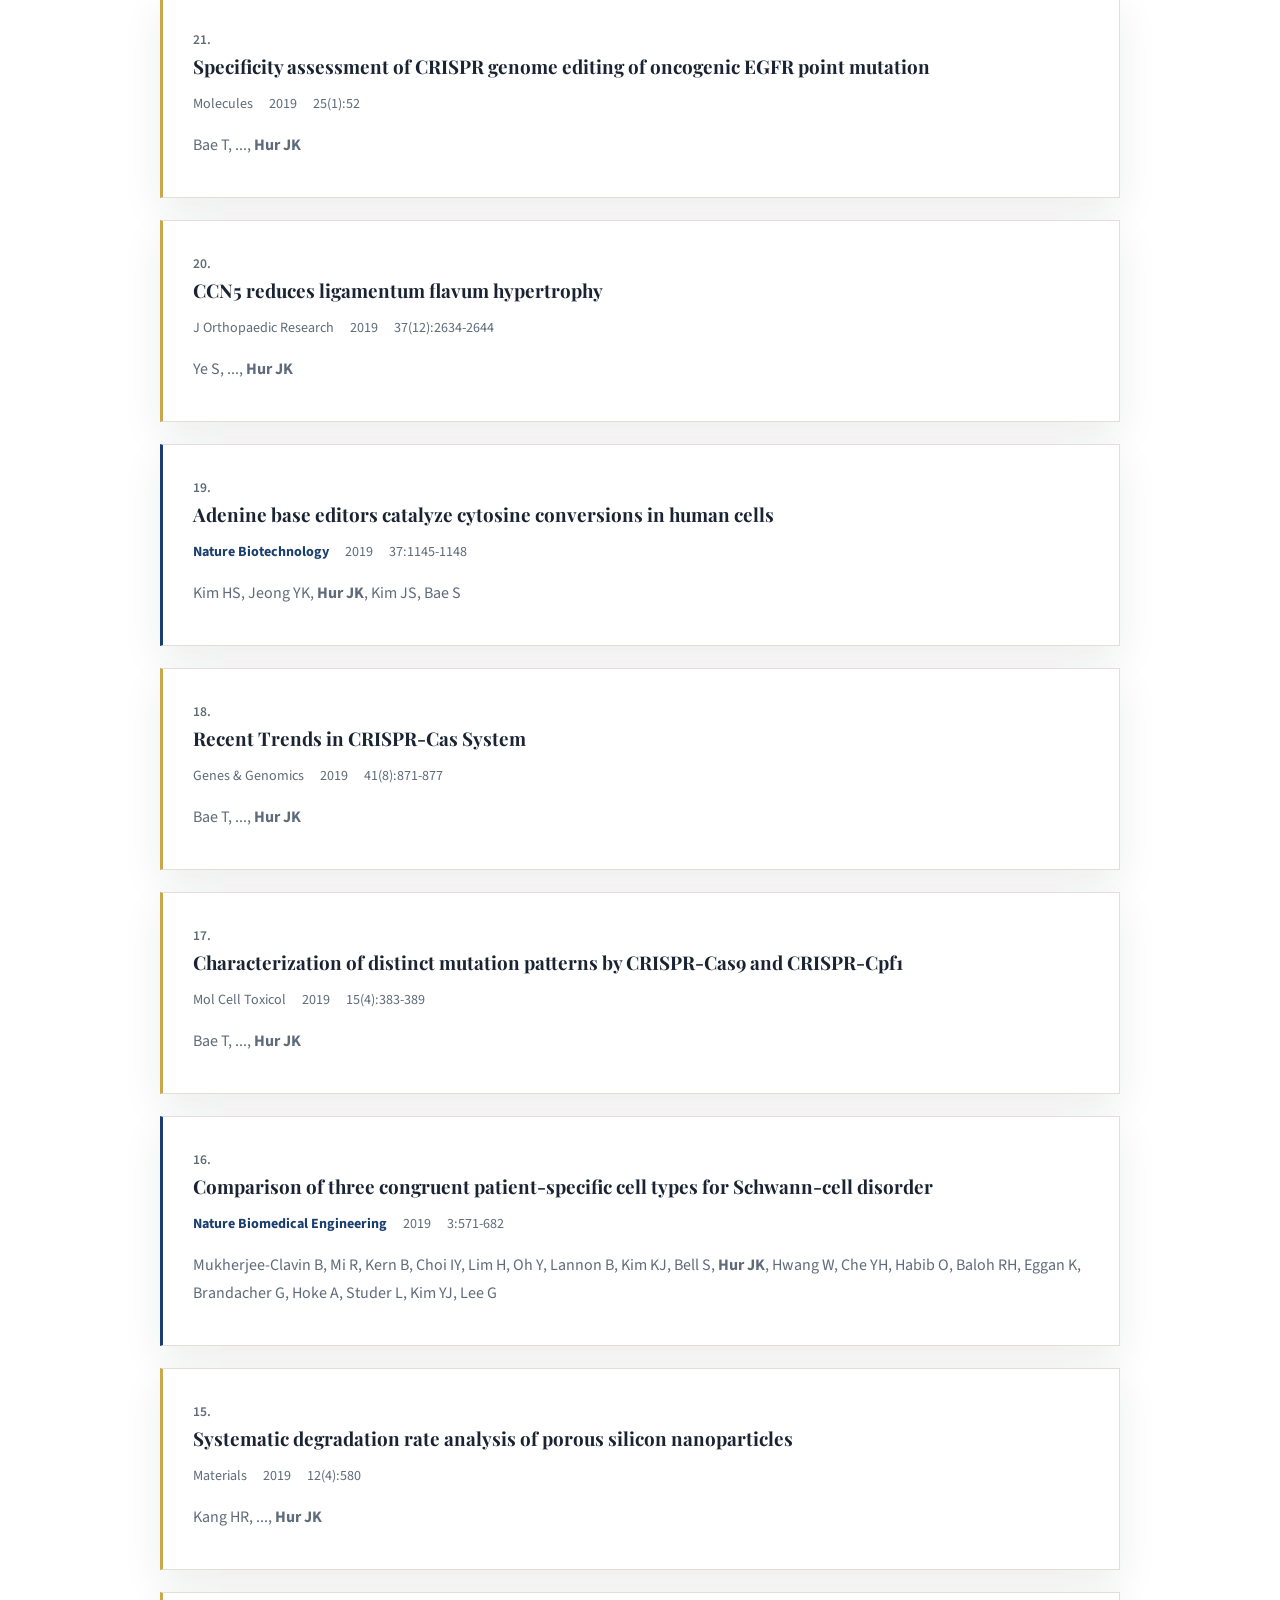
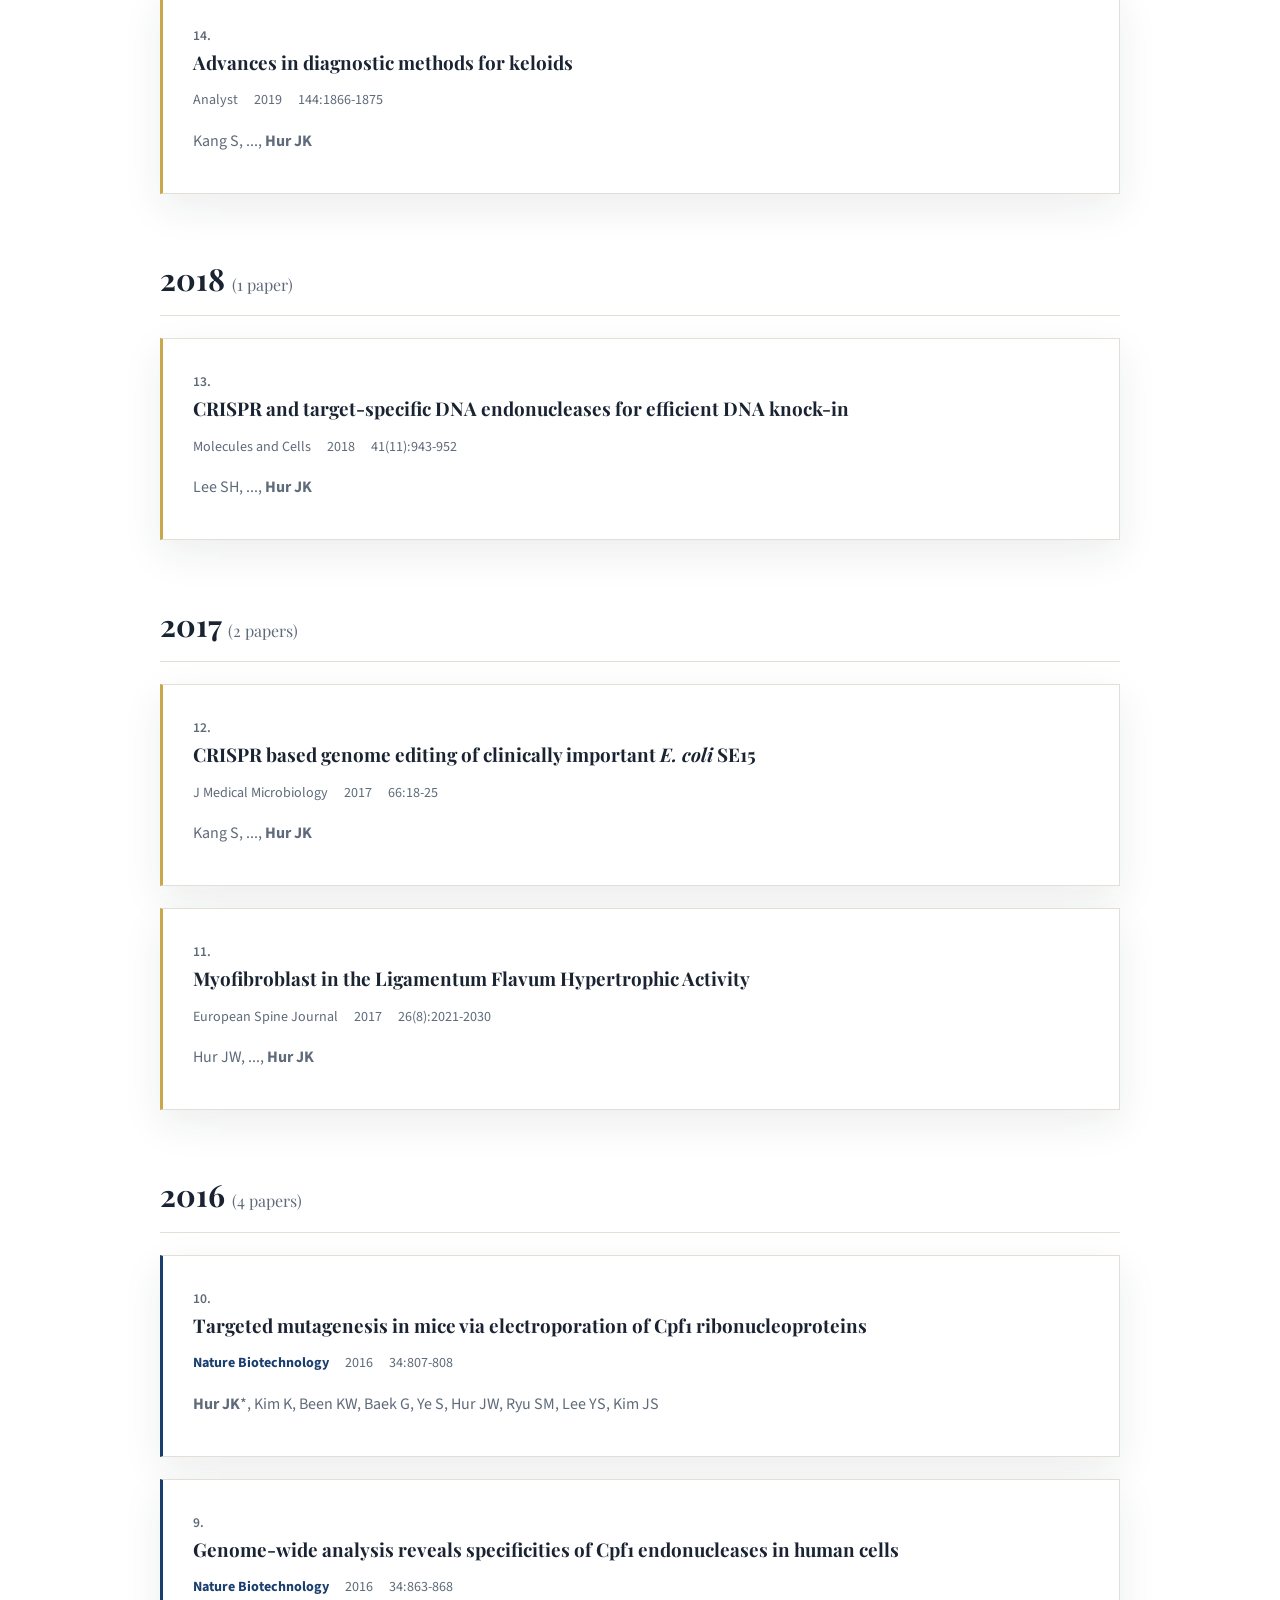
<file: publications.html>
<!DOCTYPE html>
<html lang="ko">
<head>
    <meta charset="UTF-8">
    <meta name="viewport" content="width=device-width, initial-scale=1.0">
    <title>Publications | Hur Lab - Hanyang University</title>
    
    <!-- SEO Meta Tags -->
    <meta name="description" content="70 peer-reviewed publications (2010-2026) from Hur Lab. CRISPR genome editing, mutation detection, RNA biology research papers.">
    <meta name="keywords" content="Hur Lab publications, CRISPR papers, genome editing research, Junho Hur publications">
    <meta name="author" content="Hur Lab, Hanyang University">
    <meta name="robots" content="index, follow">
    
    <!-- Open Graph (Facebook/LinkedIn) -->
    <meta property="og:title" content="Publications | Hur Lab - Hanyang University">
    <meta property="og:description" content="70 peer-reviewed publications (2010-2026) from Hur Lab. CRISPR genome editing, mutation detection, RNA biology research papers.">
    <meta property="og:type" content="website">
    <meta property="og:url" content="https://thehurlab.github.io/publications.html">
    
    <!-- Twitter Card -->
    <meta name="twitter:card" content="summary">
    <meta name="twitter:title" content="Publications | Hur Lab - Hanyang University">
    <meta name="twitter:description" content="70 peer-reviewed publications (2010-2026) from Hur Lab. CRISPR genome editing, mutation detection, RNA biology research papers.">
    <link rel="stylesheet" href="style.css">
</head>
<body>
    <header>
        <div class="header-top">
            <div class="container">
                <div>한양대학교 의과대학 유전학교실 / 의생명공학전문대학원</div>
                <div>
                    <a href="mailto:juhur@hanyang.ac.kr">juhur@hanyang.ac.kr</a>
                    <a href="tel:02-2220-0636">02-2220-0636</a>
                </div>
            </div>
        </div>
        <nav>
            <div class="container">
                <div class="nav-content">
                    <a href="index.html" class="logo">
                        <img src="logo.svg" alt="Hur Lab" style="height:40px;">
                                        </a>
                    <ul class="nav-links">
                        <li><a href="index.html">Home</a></li>
                        <li><a href="about.html">About</a></li>
                        <li><a href="publications.html" class="active">Publications</a></li>
                        <li><a href="people.html">People</a></li>
                        <li><a href="news.html">News</a></li>
                        <li><a href="contact.html">Contact</a></li>
                    </ul>
                </div>
            </div>
        </nav>
    </header>

    <section class="page-header">
        <div class="container">
            <h1>Publications</h1>
            <p>Peer-reviewed publications from Hur Lab (2010–2026)</p>
        </div>
    </section>

    <section>
        <div class="container">
            <div class="publication-intro"></div>

            <div class="pub-list">

                <!-- 2026 -->
                <div class="pub-year-block">
                    <h2 class="year-heading">2026 <span style="font-size:1rem; font-weight:400; color:var(--text-gray);">(4 papers)</span></h2>

                    <div class="pub-item" style="border-left: 3px solid #1a3e6e;">
                        <span style="color:var(--text-gray); font-size:0.85rem; font-weight:600;">70.</span>
                        <h3>CRISPRi-Mediated Epigenetic Suppression of TERT Reduces Cell Growth in Non-Small-Cell Lung Cancer Cells</h3>
                        <div class="pub-meta"><span>Cells</span><span>2026</span><span>15(13):1150</span></div>
                        <p class="pub-authors">Park SH, Hong J, Hwang W, Kim M, Yu HJ, Bae T, Lee HK, Lee JY, Lee YC, Park CK, <strong>Hur JK</strong>*</p>
                    </div>

                    <div class="pub-item">
                        <span style="color:var(--text-gray); font-size:0.85rem; font-weight:600;">69.</span>
                        <h3>Sequential CRISPR-EspCas9-Mediated Wild-Type Depletion Enhances the Detection Sensitivity of Rare Mutations for Canine Liquid Biopsy Application</h3>
                        <div class="pub-meta"><span>Biosensors</span><span>2026</span><span>16(6):330</span></div>
                        <p class="pub-authors">Hong S, Park CS, Been KW, Kang S, Hong J, Kim JW, <strong>Hur JK</strong>*</p>
                    </div>

                    <div class="pub-item">
                        <span style="color:var(--text-gray); font-size:0.85rem; font-weight:600;">68.</span>
                        <h3>Abasic CRISPR RNAs inherently harness fidelity of SpCas9 for genome editing</h3>
                        <div class="pub-meta"><span>Nature Chemical Biology</span><span>2026</span></div>
                        <p class="pub-authors">Gu D, Kim GD, Park M, Park AD, Lee HS, Eom S, Weon H, Park J, Lee J, Ahn SH, Oh H, Kim J, Kim SH, Seong N, <strong>Hur JK</strong>*, Jang ES, Chi SW</p>
                    </div>

                    <div class="pub-item">
                        <span style="color:var(--text-gray); font-size:0.85rem; font-weight:600;">67.</span>
                        <h3>Oxytocin Modulates Microglial IL-17-Linked Inflammatory Pathways Through the IL-6/COX-2</h3>
                        <div class="pub-meta"><span>Life</span><span>2026</span></div>
                        <p class="pub-authors">Hwang W, Jang YH, Hong J, Kang S, <strong>Hur JK</strong>*, Lee HJ</p>
                    </div>
                </div>

                <!-- 2025 -->
                <div class="pub-year-block">
                    <h2 class="year-heading">2025 <span style="font-size:1rem; font-weight:400; color:var(--text-gray);">(15 papers)</span></h2>

                    <div class="pub-item">
                        <span style="color:var(--text-gray); font-size:0.85rem; font-weight:600;">66.</span>
                        <h3>SARS-CoV-2 RNA-binding protein suppresses extracellular miRNA release</h3>
                        <div class="pub-meta"><span>RNA Biology</span><span>2025</span><span>22(1):1-17</span></div>
                        <p class="pub-authors">Mun H, Shin CH, Fei Q, Giraldo AEL, Choi KM, Lee JW, Kim K, Min KW, Shi L, Bedford MT, Kim DC, Chun YL, Ryu S, Kim D, Chang JH, Westrope RT, Shay M, Nguyen E, <strong>Hur JK</strong>, Agyenda A, Kim NC, Kang SU, Lee W, Yoon JH</p>
                    </div>

                    <div class="pub-item">
                        <span style="color:var(--text-gray); font-size:0.85rem; font-weight:600;">65.</span>
                        <h3>MUTE-Seq: An Ultrasensitive Method for Detecting Low-Frequency Mutations in cfDNA with Engineered Advanced-Fidelity FnCas9</h3>
                        <div class="pub-meta"><span>Advanced Materials</span><span>2025</span><span>37(47):e05208</span></div>
                        <p class="pub-authors">Ye S, Kim JS, Kim M, Kim KY, Won YH, Park T, An S, Jeong H, Chung HJ, Lee IS, Kang MH, Kang CY, Kim MY, Chung JH, Gim JA, Hwang W, Kim Y, Kim SC, Lee S, <strong>Hur JK</strong>, Hur JW</p>
                    </div>

                    <div class="pub-item">
                        <span style="color:var(--text-gray); font-size:0.85rem; font-weight:600;">64.</span>
                        <h3>The Impact of OXTR, COMT, and GRIN2B Polymorphisms on Brain Development in Preterm Infants</h3>
                        <div class="pub-meta"><span>J. Clin. Med.</span><span>2025</span><span>14(22):8233</span></div>
                        <p class="pub-authors">Kim EY, Kim H, Jang YH, Hwang W, <strong>Hur JK</strong>, Kim YE, Lim S, Ye DH, Lee HJ</p>
                    </div>

                    <div class="pub-item">
                        <span style="color:var(--text-gray); font-size:0.85rem; font-weight:600;">63.</span>
                        <h3>ARROW: Allele-Specific Recombined gRNA Design for Reduced Off-Target with Enhanced Specificity</h3>
                        <div class="pub-meta"><span>Bioengineering</span><span>2025</span><span>12:1237</span></div>
                        <p class="pub-authors">Bae T, Been KW, Kang S, Hong S, <strong>Hur JK</strong>, Hwang W</p>
                    </div>

                    <div class="pub-item">
                        <span style="color:var(--text-gray); font-size:0.85rem; font-weight:600;">62.</span>
                        <h3>CRISPR with a Double Mismatch Guide RNA Enhances Detection Sensitivity for Low-Frequency Single-Base EGFR Mutation</h3>
                        <div class="pub-meta"><span>Cancers</span><span>2025</span><span>17(20):3343</span></div>
                        <p class="pub-authors">Been KW, Kang S, Bae T, Hong S, Kim G, <strong>Hur JK</strong>, Hwang W, Chang B</p>
                    </div>

                    <div class="pub-item">
                        <span style="color:var(--text-gray); font-size:0.85rem; font-weight:600;">61.</span>
                        <h3>shRNAI: a deep neural network for the design of highly potent shRNAs</h3>
                        <div class="pub-meta"><span>Molecular Therapy Nucleic Acids</span><span>2025</span><span>36(4):102738</span></div>
                        <p class="pub-authors">Park S, Park SH, Oh JS, Hong S, Been KW, Noh YK, <strong>Hur JK</strong>, Nam JW</p>
                    </div>

                    <div class="pub-item">
                        <span style="color:var(--text-gray); font-size:0.85rem; font-weight:600;">60.</span>
                        <h3>Patient-derived cortical organoids reveal senescence of neural progenitor cells in HGPS</h3>
                        <div class="pub-meta"><span>Aging Cell</span><span>2025</span><span>24(9):e70143</span></div>
                        <p class="pub-authors">Jeon S, ..., <strong>Hur JK</strong></p>
                    </div>

                    <div class="pub-item">
                        <span style="color:var(--text-gray); font-size:0.85rem; font-weight:600;">59.</span>
                        <h3>Ultrasensitive single-point mutation detection via digital counting of individual dCas9-DNA complexes</h3>
                        <div class="pub-meta"><span>Sensors &amp; Actuators B</span><span>2025</span><span>444(Pt.2):138466</span></div>
                        <p class="pub-authors">Kim S, ..., <strong>Hur JK</strong></p>
                    </div>

                    <div class="pub-item">
                        <span style="color:var(--text-gray); font-size:0.85rem; font-weight:600;">58.</span>
                        <h3>Blocking YAP1-Liprin-β2 interaction impedes metastasis in HNSCC</h3>
                        <div class="pub-meta"><span>Scientific Reports</span><span>2025</span><span>15:26968</span></div>
                        <p class="pub-authors">Woo SR, Noh JK, Lee MK, Kong M, Min S, Sung JY, Na K, Kang S, <strong>Hur JK</strong>, Ko SG, Eun YG</p>
                    </div>

                    <div class="pub-item">
                        <span style="color:var(--text-gray); font-size:0.85rem; font-weight:600;">57.</span>
                        <h3>Advances in Therapeutic Applications of CRISPR Genome Editing for Spinal Pain Management</h3>
                        <div class="pub-meta"><span>Neurospine</span><span>2025</span><span>22(2):421-440</span></div>
                        <p class="pub-authors">Kang CY, ..., <strong>Hur JK</strong></p>
                    </div>

                    <div class="pub-item">
                        <span style="color:var(--text-gray); font-size:0.85rem; font-weight:600;">56.</span>
                        <h3>Targeting the Glucose-Insulin Link in HNSCC</h3>
                        <div class="pub-meta"><span>Cancer Research Communications</span><span>2025</span><span>5(6):921-938</span></div>
                        <p class="pub-authors">Mazambani S, ..., <strong>Hur JK</strong></p>
                    </div>

                    <div class="pub-item">
                        <span style="color:var(--text-gray); font-size:0.85rem; font-weight:600;">55.</span>
                        <h3>Hypoxia increases methylated histones to prevent histone clipping</h3>
                        <div class="pub-meta"><span>Nucleic Acids Research</span><span>2025</span><span>53(3)</span></div>
                        <p class="pub-authors">Chang S, ..., <strong>Hur JK</strong></p>
                    </div>

                    <div class="pub-item">
                        <span style="color:var(--text-gray); font-size:0.85rem; font-weight:600;">54.</span>
                        <h3>Exonic and intronic WNT10A variants in Korean children with tooth agenesis</h3>
                        <div class="pub-meta"><span>Diagnostics</span><span>2025</span><span>15(3):310</span></div>
                        <p class="pub-authors">Ju Y, ..., <strong>Hur JK</strong></p>
                    </div>
                    <div class="pub-item">
                        <span style="color:var(--text-gray); font-size:0.85rem; font-weight:600;">53.</span>
                        <h3>Identification of Bone Metastasis-Related Gene Networks in Lung Cancer: Implications for Bone Metabolism</h3>
                        <div class="pub-meta"><span>J. Bone Metab.</span><span>2025</span><span>32(3)</span></div>
                        <p class="pub-authors">Kim J, Park SH, <strong>Hur JK</strong>, Park SB</p>
                    </div>

                    <div class="pub-item">
                        <span style="color:var(--text-gray); font-size:0.85rem; font-weight:600;">52.</span>
                        <h3>Deletion of the POLR2J4 Gene in Breast Cancer Cells Promotes Bone Metastatic Tumor Growth</h3>
                        <div class="pub-meta"><span>Anticancer Res.</span><span>2025</span><span>45(8)</span></div>
                        <p class="pub-authors">Park SH, Yoon DH, Kim J, Park SI, <strong>Hur JK</strong>, Park SB</p>
                    </div>
                </div>

                <!-- 2024 -->
                <div class="pub-year-block">
                    <h2 class="year-heading">2024 <span style="font-size:1rem; font-weight:400; color:var(--text-gray);">(5 papers)</span></h2>

                    <div class="pub-item">
                        <span style="color:var(--text-gray); font-size:0.85rem; font-weight:600;">51.</span>
                        <h3>CRISPR activation identifies a novel miR-2861 binding site for osteogenesis</h3>
                        <div class="pub-meta"><span>J Orthopaedic Surgery and Research</span><span>2024</span><span>19:730</span></div>
                        <p class="pub-authors">Park S-H, ..., <strong>Hur JK</strong>, Park SB</p>
                    </div>

                    <div class="pub-item">
                        <span style="color:var(--text-gray); font-size:0.85rem; font-weight:600;">50.</span>
                        <h3>miR-124 coordinates metabolic regulators in human neurogenesis</h3>
                        <div class="pub-meta"><span>Communications Biology</span><span>2024</span><span>7:1393</span></div>
                        <p class="pub-authors">Son G, ..., <strong>Hur JK</strong></p>
                    </div>

                    <div class="pub-item">
                        <span style="color:var(--text-gray); font-size:0.85rem; font-weight:600;">49.</span>
                        <h3>Highly efficient regulation using enhanced CRISPR-Cas12f system</h3>
                        <div class="pub-meta"><span>Gene Therapy</span><span>2024</span></div>
                        <p class="pub-authors">Oh Y, Gwon LW, Lee HK, <strong>Hur JK</strong>, Park KH, Kim KP, Lee SH</p>
                    </div>

                    <div class="pub-item">
                        <span style="color:var(--text-gray); font-size:0.85rem; font-weight:600;">48.</span>
                        <h3>Utilization of nicking properties of CRISPR-Cas12a effector for genome editing</h3>
                        <div class="pub-meta"><span>Scientific Reports</span><span>2024</span><span>14:3352</span></div>
                        <p class="pub-authors">Kim CH, Lee WJ, Oh Y, Lee Y, Lee HK, Seong JB, Lim KS, Park SJ, Huh JW, Kim YH, Kim KM, <strong>Hur JK</strong>, Lee SH</p>
                    </div>

                    <div class="pub-item">
                        <span style="color:var(--text-gray); font-size:0.85rem; font-weight:600;">47.</span>
                        <h3>Applications of CRISPR technologies to gene and cell therapy</h3>
                        <div class="pub-meta"><span>BMB Reports</span><span>2024</span><span>57(1):2-11</span></div>
                        <p class="pub-authors">Park CS, Habib O, Lee Y, <strong>Hur JK</strong></p>
                    </div>
                </div>

                <!-- 2023 -->
                <div class="pub-year-block">
                    <h2 class="year-heading">2023 <span style="font-size:1rem; font-weight:400; color:var(--text-gray);">(5 papers)</span></h2>

                    <div class="pub-item">
                        <span style="color:var(--text-gray); font-size:0.85rem; font-weight:600;">46.</span>
                        <h3>Epigenetic modification by terahertz demethylation</h3>
                        <div class="pub-meta"><span>Scientific Reports</span><span>2023</span><span>13:4930</span></div>
                        <p class="pub-authors">Cheon H, <strong>Hur JK</strong>, Hwang W, Yang HJ, Son JH</p>
                    </div>

                    <div class="pub-item">
                        <span style="color:var(--text-gray); font-size:0.85rem; font-weight:600;">45.</span>
                        <h3>Spatial Transcriptomics: Technical aspects and applications</h3>
                        <div class="pub-meta"><span>Advanced Science</span><span>2023</span></div>
                        <p class="pub-authors">Park HE, Jo SH, Lee RH, Macks CP, Ku T, Park J, Lee CW, <strong>Hur JK</strong>, Sohn CH</p>
                    </div>

                    <div class="pub-item">
                        <span style="color:var(--text-gray); font-size:0.85rem; font-weight:600;">44.</span>
                        <h3>CRISPR-clear imaging of melanin-rich tumors</h3>
                        <div class="pub-meta"><span>Communications Biology</span><span>2023</span><span>6:370</span></div>
                        <p class="pub-authors">Schubert R, Bae T, Simic B, Smith SN, Park SH, Nagy-Davidescu G, Gradinaru V, Plückthun A, <strong>Hur JK</strong></p>
                    </div>

                    <div class="pub-item" style="border-left-color: #1a6e3c;">
                        <span style="color:var(--text-gray); font-size:0.85rem; font-weight:600;">43.</span>
                        <h3>Extru-seq: genome-wide Cas9 off-target prediction</h3>
                        <div class="pub-meta"><span style="color:#1a6e3c; font-weight:700;">Genome Biology</span><span>2023</span><span>24:4</span></div>
                        <p class="pub-authors">Kwon J, Kim M, Hwang W, Jo A, Hwang GH, Jung M, Kim UG, Cui G, Kim H, Eom JH, <strong>Hur JK</strong>, Lee J, Kim Y, Kim JS, Bae S, Lee JK</p>
                    </div>

                    <div class="pub-item">
                        <span style="color:var(--text-gray); font-size:0.85rem; font-weight:600;">42.</span>
                        <h3>CRISPR-Cas9-generated mouse model of NF1</h3>
                        <div class="pub-meta"><span>Mol. Cell. Toxicol.</span><span>2023</span><span>19:277-282</span></div>
                        <p class="pub-authors">Park T, ..., <strong>Hur JK</strong></p>
                    </div>
                </div>

                <!-- 2022 -->
                <div class="pub-year-block">
                    <h2 class="year-heading">2022 <span style="font-size:1rem; font-weight:400; color:var(--text-gray);">(6 papers)</span></h2>

                    <div class="pub-item">
                        <span style="color:var(--text-gray); font-size:0.85rem; font-weight:600;">41.</span>
                        <h3>Metagenomic Characterization of Sphingomyelinase C</h3>
                        <div class="pub-meta"><span>Frontiers in CMBI</span><span>2022</span><span>12:1015706</span></div>
                        <p class="pub-authors">Jeon J, Kang S, <strong>Hur JK</strong>, Rho M</p>
                    </div>

                    <div class="pub-item" style="border-left-color: #1a6e3c;">
                        <span style="color:var(--text-gray); font-size:0.85rem; font-weight:600;">40.</span>
                        <h3>Salivary gland organoid culture</h3>
                        <div class="pub-meta"><span style="color:#1a6e3c; font-weight:700;">Nature Communications</span><span>2022</span><span>13:3291</span></div>
                        <p class="pub-authors">Yoon YJ, Kim D, Tak KY, Hwang S, Kim J, Sim NS, Cho JM, Choi D, Ji Y, <strong>Hur JK</strong>, Kim H, Park JE, Lim JY</p>
                    </div>

                    <div class="pub-item">
                        <span style="color:var(--text-gray); font-size:0.85rem; font-weight:600;">39.</span>
                        <h3>Post-translational modifications on alpha-synuclein</h3>
                        <div class="pub-meta"><span>BMB Rep.</span><span>2022</span><span>55(7):323-335</span></div>
                        <p class="pub-authors">Yoo H, Lee J, Kim B, Moon H, Jeong H, Lee K, Song WJ, <strong>Hur JK</strong>, Oh Y</p>
                    </div>

                    <div class="pub-item">
                        <span style="color:var(--text-gray); font-size:0.85rem; font-weight:600;">38.</span>
                        <h3>Highly specific chimeric DNA-RNA-guided genome editing with Cas12a</h3>
                        <div class="pub-meta"><span>Mol Ther Nucleic Acids</span><span>2022</span><span>28:353-362</span></div>
                        <p class="pub-authors">Kim H, Lee WJ, Kim CH, Oh Y, Gwon LW, Lee H, Song W, <strong>Hur JK</strong>, Lim KS, Jeong KJ, Nam KH, Won YS, Lee KR, Lee Y, Kim YH, Huh JW, Jun BH, Lee DS, Lee SH</p>
                    </div>

                    <div class="pub-item" style="border-left-color: #1a6e3c;">
                        <span style="color:var(--text-gray); font-size:0.85rem; font-weight:600;">37.</span>
                        <h3>Expansion of prime editing with FnCas9</h3>
                        <div class="pub-meta"><span style="color:#1a6e3c; font-weight:700;">Genome Biol.</span><span>2022</span><span>23:92</span></div>
                        <p class="pub-authors">Oh Y, Lee WJ, <strong>Hur JK</strong>, Song WJ, Lee Y, Kim H, Gwon LW, Kim YH, Park YH, Kim CH, Lim KS, Song BS, Huh JW, Kim SU, Jun BH, Jung C, Lee SH</p>
                    </div>

                    <div class="pub-item">
                        <span style="color:var(--text-gray); font-size:0.85rem; font-weight:600;">36.</span>
                        <h3>Subcellular progression of mesenchymal transition in glioblastoma</h3>
                        <div class="pub-meta"><span>Cell Mol Life Sci</span><span>2022</span><span>79(3):181</span></div>
                        <p class="pub-authors">Kim S, Park SJ, Chowdhury T, Hong JI, Ahn J, Jeong TY, Yu HJ, Shin YK, Ku JL, Park JB, <strong>Hur JK</strong>, Lee H, Kim K, Park CK</p>
                    </div>
                </div>

                <!-- 2021 -->
                <div class="pub-year-block">
                    <h2 class="year-heading">2021 <span style="font-size:1rem; font-weight:400; color:var(--text-gray);">(4 papers)</span></h2>

                    <div class="pub-item">
                        <span style="color:var(--text-gray); font-size:0.85rem; font-weight:600;">35.</span>
                        <h3>CRISPR-Engineered Dendritic Cells to Treat Allergies</h3>
                        <div class="pub-meta"><span>Biomaterials</span><span>2021</span><span>273:120798</span></div>
                        <p class="pub-authors">Kim B, Lee YE, Yeon JW, Go GY, Byun J, Lee K, Lee HK, <strong>Hur JK</strong>, Jang M, Kim TH</p>
                    </div>

                    <div class="pub-item">
                        <span style="color:var(--text-gray); font-size:0.85rem; font-weight:600;">34.</span>
                        <h3>CReVIS-seq: genome-wide mapping of lentiviral integration sites</h3>
                        <div class="pub-meta"><span>Molecular Therapy-Methods</span><span>2021</span><span>20:792-800</span></div>
                        <p class="pub-authors">Kim HS, Hwang GH, Lee HK, Bae T, Park SH, Kim YJ, Lee S, Park JH, Bae S, <strong>Hur JK</strong></p>
                    </div>

                    <div class="pub-item">
                        <span style="color:var(--text-gray); font-size:0.85rem; font-weight:600;">33.</span>
                        <h3>Development of CRISPR technology for precise single-base genome editing</h3>
                        <div class="pub-meta"><span>BMB Rep.</span><span>2021</span><span>54(2):98-105</span></div>
                        <p class="pub-authors">Lee HK, Oh Y, Hong J, Lee SH, <strong>Hur JK</strong></p>
                    </div>

                    <div class="pub-item">
                        <span style="color:var(--text-gray); font-size:0.85rem; font-weight:600;">32.</span>
                        <h3>AIEgen-based nanoprobe for ATP sensing</h3>
                        <div class="pub-meta"><span>Anal Chim Acta</span><span>2021</span><span>1152:338269</span></div>
                        <p class="pub-authors">Kim NH, Kim BW, Moon H, Yoo H, Kang RH, <strong>Hur JK</strong>, Oh Y, Kim BM, Kim D</p>
                    </div>
                </div>

                <!-- 2020 -->
                <div class="pub-year-block">
                    <h2 class="year-heading">2020 <span style="font-size:1rem; font-weight:400; color:var(--text-gray);">(10 papers)</span></h2>

                    <div class="pub-item" style="border-left-color: #1a6e3c;">
                        <span style="color:var(--text-gray); font-size:0.85rem; font-weight:600;">31.</span>
                        <h3>Prediction-based highly sensitive CRISPR off-target validation</h3>
                        <div class="pub-meta"><span style="color:#1a6e3c; font-weight:700;">Nature Communications</span><span>2020</span><span>11:3596</span></div>
                        <p class="pub-authors">Kang SH, Lee WJ, An JH, Lee JH, Kim YH, Kim H, Oh Y, Park YH, Jin YB, Jun BH, <strong>Hur JK</strong>, Kim SU, Lee SH</p>
                    </div>

                    <div class="pub-item">
                        <span style="color:var(--text-gray); font-size:0.85rem; font-weight:600;">30.</span>
                        <h3>Enhancement of target specificity of CRISPR-Cas12a by chimeric DNA-RNA guide</h3>
                        <div class="pub-meta"><span>Nucleic Acid Research</span><span>2020</span><span>48(15):8601-8616</span></div>
                        <p class="pub-authors">Kim H, Lee WJ, Oh Y, Kang SH, <strong>Hur JK</strong>, Lee H, Song W, Lim KS, Park YH, Song BS, Jin YB, Jun BH, Jung C, Lee DS, Kim SU, Lee SH</p>
                    </div>

                    <div class="pub-item">
                        <span style="color:var(--text-gray); font-size:0.85rem; font-weight:600;">29.</span>
                        <h3>Membrane-Targeting Triphenylphosphonium Ciprofloxacin for MRSA</h3>
                        <div class="pub-meta"><span>Antibiotics</span><span>2020</span><span>9(11):758</span></div>
                        <p class="pub-authors">Kang S, ..., <strong>Hur JK</strong></p>
                    </div>

                    <div class="pub-item">
                        <span style="color:var(--text-gray); font-size:0.85rem; font-weight:600;">28.</span>
                        <h3>Penta-fluorophenol: cysteine-selective fluorescent probe</h3>
                        <div class="pub-meta"><span>Chem Sci.</span><span>2020</span><span>11(22):5658-5668</span></div>
                        <p class="pub-authors">An JM, Kang S, Huh E, Kim Y, Lee D, Jo H, Joung JF, Kim VJ, Lee JY, Dho YS, Jung Y, <strong>Hur JK</strong>, Park C, Jung J, Huh Y, Ku JL, Kim S, Chowdhury T, Park S, Kang JS, Oh MS, Park CK, Kim D</p>
                    </div>

                    <div class="pub-item">
                        <span style="color:var(--text-gray); font-size:0.85rem; font-weight:600;">27.</span>
                        <h3>CNN-Peaks: ChIP-Seq peak detection using CNN</h3>
                        <div class="pub-meta"><span>Scientific Reports</span><span>2020</span><span>10:7933</span></div>
                        <p class="pub-authors">Oh D, Strattan JS, <strong>Hur JK</strong>, Bento J, Urban AE, Song G, Cherry JM</p>
                    </div>

                    <div class="pub-item">
                        <span style="color:var(--text-gray); font-size:0.85rem; font-weight:600;">26.</span>
                        <h3>Articulated Structures of D-A Type Dipolar Dye with AIEgen</h3>
                        <div class="pub-meta"><span>Materials</span><span>2020</span><span>13(8):E1939</span></div>
                        <p class="pub-authors">Kim NH, Kim BW, Kim Y, <strong>Hur JK</strong>, Jung J, Oh Y, Park S, Kim BM, Kim D</p>
                    </div>

                    <div class="pub-item">
                        <span style="color:var(--text-gray); font-size:0.85rem; font-weight:600;">25.</span>
                        <h3>CRISPR-Cpf1 activation of endogenous BMP4 gene for osteogenic differentiation</h3>
                        <div class="pub-meta"><span>Mol Ther-Methods</span><span>2020</span><span>17:309-316</span></div>
                        <p class="pub-authors">Choi J, ..., <strong>Hur JK</strong></p>
                    </div>

                    <div class="pub-item">
                        <span style="color:var(--text-gray); font-size:0.85rem; font-weight:600;">24.</span>
                        <h3>CRISPR Diagnosis and Therapeutics with Single Base-Pair Precision</h3>
                        <div class="pub-meta"><span>Trends in Molecular Medicine</span><span>2020</span><span>26(3):337-350</span></div>
                        <p class="pub-authors">Lee SH, Park YH, Jin YB, Kim SU, <strong>Hur JK</strong></p>
                    </div>

                    <div class="pub-item">
                        <span style="color:var(--text-gray); font-size:0.85rem; font-weight:600;">23.</span>
                        <h3>Ectopic transient overexpression of OCT-4 for BMP4-induced osteogenic transdifferentiation</h3>
                        <div class="pub-meta"><span>J Tissue Engineering</span><span>2020</span><span>11</span></div>
                        <p class="pub-authors">Kim S, ..., <strong>Hur JK</strong></p>
                    </div>

                    <div class="pub-item">
                        <span style="color:var(--text-gray); font-size:0.85rem; font-weight:600;">22.</span>
                        <h3>Latent Turn-on Fluorescent Probe for Malononitrile Detection</h3>
                        <div class="pub-meta"><span>Analytica Chimica Acta</span><span>2020</span><span>1095:154-161</span></div>
                        <p class="pub-authors">Jung Y, ..., <strong>Hur JK</strong></p>
                    </div>
                </div>

                <!-- 2019 -->
                <div class="pub-year-block">
                    <h2 class="year-heading">2019 <span style="font-size:1rem; font-weight:400; color:var(--text-gray);">(8 papers)</span></h2>

                    <div class="pub-item">
                        <span style="color:var(--text-gray); font-size:0.85rem; font-weight:600;">21.</span>
                        <h3>Specificity assessment of CRISPR genome editing of oncogenic EGFR point mutation</h3>
                        <div class="pub-meta"><span>Molecules</span><span>2019</span><span>25(1):52</span></div>
                        <p class="pub-authors">Bae T, ..., <strong>Hur JK</strong></p>
                    </div>

                    <div class="pub-item">
                        <span style="color:var(--text-gray); font-size:0.85rem; font-weight:600;">20.</span>
                        <h3>CCN5 reduces ligamentum flavum hypertrophy</h3>
                        <div class="pub-meta"><span>J Orthopaedic Research</span><span>2019</span><span>37(12):2634-2644</span></div>
                        <p class="pub-authors">Ye S, ..., <strong>Hur JK</strong></p>
                    </div>

                    <div class="pub-item" style="border-left-color: #1a3e6e;">
                        <span style="color:var(--text-gray); font-size:0.85rem; font-weight:600;">19.</span>
                        <h3>Adenine base editors catalyze cytosine conversions in human cells</h3>
                        <div class="pub-meta"><span style="color:#1a3e6e; font-weight:700;">Nature Biotechnology</span><span>2019</span><span>37:1145-1148</span></div>
                        <p class="pub-authors">Kim HS, Jeong YK, <strong>Hur JK</strong>, Kim JS, Bae S</p>
                    </div>

                    <div class="pub-item">
                        <span style="color:var(--text-gray); font-size:0.85rem; font-weight:600;">18.</span>
                        <h3>Recent Trends in CRISPR-Cas System</h3>
                        <div class="pub-meta"><span>Genes &amp; Genomics</span><span>2019</span><span>41(8):871-877</span></div>
                        <p class="pub-authors">Bae T, ..., <strong>Hur JK</strong></p>
                    </div>

                    <div class="pub-item">
                        <span style="color:var(--text-gray); font-size:0.85rem; font-weight:600;">17.</span>
                        <h3>Characterization of distinct mutation patterns by CRISPR-Cas9 and CRISPR-Cpf1</h3>
                        <div class="pub-meta"><span>Mol Cell Toxicol</span><span>2019</span><span>15(4):383-389</span></div>
                        <p class="pub-authors">Bae T, ..., <strong>Hur JK</strong></p>
                    </div>

                    <div class="pub-item" style="border-left-color: #1a3e6e;">
                        <span style="color:var(--text-gray); font-size:0.85rem; font-weight:600;">16.</span>
                        <h3>Comparison of three congruent patient-specific cell types for Schwann-cell disorder</h3>
                        <div class="pub-meta"><span style="color:#1a3e6e; font-weight:700;">Nature Biomedical Engineering</span><span>2019</span><span>3:571-682</span></div>
                        <p class="pub-authors">Mukherjee-Clavin B, Mi R, Kern B, Choi IY, Lim H, Oh Y, Lannon B, Kim KJ, Bell S, <strong>Hur JK</strong>, Hwang W, Che YH, Habib O, Baloh RH, Eggan K, Brandacher G, Hoke A, Studer L, Kim YJ, Lee G</p>
                    </div>

                    <div class="pub-item">
                        <span style="color:var(--text-gray); font-size:0.85rem; font-weight:600;">15.</span>
                        <h3>Systematic degradation rate analysis of porous silicon nanoparticles</h3>
                        <div class="pub-meta"><span>Materials</span><span>2019</span><span>12(4):580</span></div>
                        <p class="pub-authors">Kang HR, ..., <strong>Hur JK</strong></p>
                    </div>

                    <div class="pub-item">
                        <span style="color:var(--text-gray); font-size:0.85rem; font-weight:600;">14.</span>
                        <h3>Advances in diagnostic methods for keloids</h3>
                        <div class="pub-meta"><span>Analyst</span><span>2019</span><span>144:1866-1875</span></div>
                        <p class="pub-authors">Kang S, ..., <strong>Hur JK</strong></p>
                    </div>
                </div>

                <!-- 2018 -->
                <div class="pub-year-block">
                    <h2 class="year-heading">2018 <span style="font-size:1rem; font-weight:400; color:var(--text-gray);">(1 paper)</span></h2>

                    <div class="pub-item">
                        <span style="color:var(--text-gray); font-size:0.85rem; font-weight:600;">13.</span>
                        <h3>CRISPR and target-specific DNA endonucleases for efficient DNA knock-in</h3>
                        <div class="pub-meta"><span>Molecules and Cells</span><span>2018</span><span>41(11):943-952</span></div>
                        <p class="pub-authors">Lee SH, ..., <strong>Hur JK</strong></p>
                    </div>
                </div>

                <!-- 2017 -->
                <div class="pub-year-block">
                    <h2 class="year-heading">2017 <span style="font-size:1rem; font-weight:400; color:var(--text-gray);">(2 papers)</span></h2>

                    <div class="pub-item">
                        <span style="color:var(--text-gray); font-size:0.85rem; font-weight:600;">12.</span>
                        <h3>CRISPR based genome editing of clinically important <em>E. coli</em> SE15</h3>
                        <div class="pub-meta"><span>J Medical Microbiology</span><span>2017</span><span>66:18-25</span></div>
                        <p class="pub-authors">Kang S, ..., <strong>Hur JK</strong></p>
                    </div>

                    <div class="pub-item">
                        <span style="color:var(--text-gray); font-size:0.85rem; font-weight:600;">11.</span>
                        <h3>Myofibroblast in the Ligamentum Flavum Hypertrophic Activity</h3>
                        <div class="pub-meta"><span>European Spine Journal</span><span>2017</span><span>26(8):2021-2030</span></div>
                        <p class="pub-authors">Hur JW, ..., <strong>Hur JK</strong></p>
                    </div>
                </div>

                <!-- 2016 -->
                <div class="pub-year-block">
                    <h2 class="year-heading">2016 <span style="font-size:1rem; font-weight:400; color:var(--text-gray);">(4 papers)</span></h2>

                    <div class="pub-item" style="border-left-color: #1a3e6e;">
                        <span style="color:var(--text-gray); font-size:0.85rem; font-weight:600;">10.</span>
                        <h3>Targeted mutagenesis in mice via electroporation of Cpf1 ribonucleoproteins</h3>
                        <div class="pub-meta"><span style="color:#1a3e6e; font-weight:700;">Nature Biotechnology</span><span>2016</span><span>34:807-808</span></div>
                        <p class="pub-authors"><strong>Hur JK</strong>*, Kim K, Been KW, Baek G, Ye S, Hur JW, Ryu SM, Lee YS, Kim JS</p>
                    </div>

                    <div class="pub-item" style="border-left-color: #1a3e6e;">
                        <span style="color:var(--text-gray); font-size:0.85rem; font-weight:600;">9.</span>
                        <h3>Genome-wide analysis reveals specificities of Cpf1 endonucleases in human cells</h3>
                        <div class="pub-meta"><span style="color:#1a3e6e; font-weight:700;">Nature Biotechnology</span><span>2016</span><span>34:863-868</span></div>
                        <p class="pub-authors">Kim D, Kim J, <strong>Hur JK</strong>, Been KW, Yoon SH, Kim JS</p>
                    </div>

                    <div class="pub-item">
                        <span style="color:var(--text-gray); font-size:0.85rem; font-weight:600;">8.</span>
                        <h3>A novel model of THO/TREX loading onto target RNAs</h3>
                        <div class="pub-meta"><span>BMB Reports</span><span>2016</span><span>49:355-356</span></div>
                        <p class="pub-authors"><strong>Hur JK</strong>, Chung YD</p>
                    </div>

                    <div class="pub-item" style="border-left-color: #6e1a1a;">
                        <span style="color:var(--text-gray); font-size:0.85rem; font-weight:600;">7.</span>
                        <h3>Splicing-independent loading of TREX on nascent RNA for piRNA clusters</h3>
                        <div class="pub-meta"><span style="color:#6e1a1a; font-weight:700;">Genes &amp; Development</span><span>2016</span><span>30:840-855</span></div>
                        <p class="pub-authors"><strong>Hur JK</strong>, Luo Y, Moon S, Ninova M, Marinov GK, Chung YD, Aravin AA</p>
                    </div>
                </div>

                <!-- 2015 -->
                <div class="pub-year-block">
                    <h2 class="year-heading">2015 <span style="font-size:1rem; font-weight:400; color:var(--text-gray);">(1 paper)</span></h2>

                    <div class="pub-item">
                        <span style="color:var(--text-gray); font-size:0.85rem; font-weight:600;">6.</span>
                        <h3>Aub and Ago3 are recruited to nuage through two mechanisms</h3>
                        <div class="pub-meta"><span>Molecular Cell</span><span>2015</span><span>59:564-575</span></div>
                        <p class="pub-authors">Webster A, ..., <strong>Hur JK</strong></p>
                    </div>
                </div>

                <!-- 2014 -->
                <div class="pub-year-block">
                    <h2 class="year-heading">2014 <span style="font-size:1rem; font-weight:400; color:var(--text-gray);">(1 paper)</span></h2>

                    <div class="pub-item">
                        <span style="color:var(--text-gray); font-size:0.85rem; font-weight:600;">5.</span>
                        <h3>Prokaryotic Argonautes defend genomes against invasive DNA</h3>
                        <div class="pub-meta"><span>Trends in Biochemical Sciences</span><span>2014</span><span>39:257-9</span></div>
                        <p class="pub-authors"><strong>Hur JK</strong>, Olovnikov I, Aravin AA</p>
                    </div>
                </div>

                <!-- 2013 -->
                <div class="pub-year-block">
                    <h2 class="year-heading">2013 <span style="font-size:1rem; font-weight:400; color:var(--text-gray);">(2 papers)</span></h2>

                    <div class="pub-item" style="border-left-color: #6e1a1a;">
                        <span style="color:var(--text-gray); font-size:0.85rem; font-weight:600;">4.</span>
                        <h3>Piwi induces piRNA-guided transcriptional silencing</h3>
                        <div class="pub-meta"><span style="color:#6e1a1a; font-weight:700;">Genes &amp; Development</span><span>2013</span><span>27:390-399</span></div>
                        <p class="pub-authors">Le Thomas A, Rogers AK, Webster A, Marinov GK, Liao SE, Perkins EM, <strong>Hur JK</strong>, Aravin AA, Tóth KF</p>
                    </div>

                    <div class="pub-item">
                        <span style="color:var(--text-gray); font-size:0.85rem; font-weight:600;">3.</span>
                        <h3>Regulation of Argonaute slicer activity by guide RNA 3' end interactions <span style="font-size:0.82em; color:#8a6d1f; font-weight:600;">★ JBC Best Article of 2013</span></h3>
                        <div class="pub-meta"><span>J Biological Chemistry</span><span>2013</span><span>288:7829-7840</span></div>
                        <p class="pub-authors"><strong>Hur JK</strong>*, Zinchenko MK, Djuranovic S, Green R</p>
                    </div>
                </div>

                <!-- 2012 -->
                <div class="pub-year-block">
                    <h2 class="year-heading">2012 <span style="font-size:1rem; font-weight:400; color:var(--text-gray);">(1 paper)</span></h2>

                    <div class="pub-item">
                        <span style="color:var(--text-gray); font-size:0.85rem; font-weight:600;">2.</span>
                        <h3>Radiological significance of ligamentum flavum hypertrophy</h3>
                        <div class="pub-meta"><span>J Korean Neurosurgical Soc</span><span>2012</span><span>52:215-20</span></div>
                        <p class="pub-authors">Hur JW, <strong>Hur JK</strong>, Kwon TH, Park YK, Chung HS, Kim JH</p>
                    </div>
                </div>

                <!-- 2010 -->
                <div class="pub-year-block">
                    <h2 class="year-heading">2010 <span style="font-size:1rem; font-weight:400; color:var(--text-gray);">(1 paper)</span></h2>

                    <div class="pub-item">
                        <span style="color:var(--text-gray); font-size:0.85rem; font-weight:600;">1.</span>
                        <h3>Allosteric regulation of Argonaute proteins by miRNAs</h3>
                        <div class="pub-meta"><span>Nature Structural &amp; Molecular Biology</span><span>2010</span><span>17:145-150</span></div>
                        <p class="pub-authors">Djuranovic S, Zinchenko MK, <strong>Hur JK</strong>, Nahvi A, Brunelle JL, Rogers EJ, Green R</p>
                    </div>
                </div>

                <div style="text-align: center; margin-top: 42px;">
                </div>
            </div>
        </div>
    </section>

    <footer>
        <div class="container">
            <div class="footer-content">
                <div class="footer-section">
                    <h3>Hur Lab</h3>
                    <p>한양대학교 의과대학<br>
                    유전학교실<br>
                    Genome Editing, Diagnostics, and RNA Biology</p>
                </div>
                <div class="footer-section">
                    <h3>Contact</h3>
                    <p>서울시 성동구 왕십리로 222<br>
                    한양대학교 퓨전테크센터 1209호<br>
                    04763</p>
                    <a href="mailto:juhur@hanyang.ac.kr">juhur@hanyang.ac.kr</a>
                    <a href="tel:02-2220-0636">02-2220-0636</a>
                </div>
                <div class="footer-section">
                    <h3>Quick Links</h3>
                    <a href="index.html">Home</a>
                    <a href="about.html">About</a>
                    <a href="publications.html">Publications</a>
                    <a href="people.html">People</a>
                    <a href="news.html">News</a>
                    <a href="contact.html">Contact</a>
                </div>
                <div class="footer-section">
                    <h3>Researcher ID</h3>
                    <a href="https://orcid.org/0000-0003-3794-1149" target="_blank">ORCID</a>
                </div>
            </div>
            <div class="footer-bottom">
                <p>© 2026 Hur Lab, Hanyang University College of Medicine. All rights reserved.</p>
            </div>
        </div>
    </footer>
</body>
</html>
</file>
<file: style.css>
@import url('https://fonts.googleapis.com/css2?family=Playfair+Display:wght@600;700&family=Source+Sans+3:wght@300;400;500;600;700&display=swap');

* {
    margin: 0;
    padding: 0;
    box-sizing: border-box;
}

:root {
    --navy: #1a2332;
    --navy-light: #2c3e55;
    --gold: #c9a84c;
    --gold-soft: #e4d6ab;
    --text-dark: #253041;
    --text-gray: #5f6b7a;
    --bg-light: #f7f7f5;
    --bg-soft: #fbfaf7;
    --white: #ffffff;
    --border: #e3dfd7;
    --shadow: 0 14px 38px rgba(26, 35, 50, 0.08);
}

html {
    scroll-behavior: smooth;
}

body {
    font-family: 'Source Sans 3', 'Segoe UI', -apple-system, BlinkMacSystemFont, 'Roboto', 'Helvetica Neue', Arial, sans-serif;
    line-height: 1.75;
    color: var(--text-dark);
    background: var(--white);
}

a {
    color: inherit;
}

img {
    max-width: 100%;
}

.container {
    max-width: 1160px;
    margin: 0 auto;
    padding: 0 24px;
}

/* Header */
header {
    background: var(--navy);
    border-bottom: none;
    position: sticky;
    top: 0;
    z-index: 1000;
}

.header-top {
    background: var(--navy);
    color: rgba(255, 255, 255, 0.86);
    padding: 9px 0;
    font-size: 14px;
}

.header-top .container {
    display: flex;
    justify-content: space-between;
    align-items: center;
    gap: 16px;
}

.header-top a {
    color: rgba(255, 255, 255, 0.92);
    text-decoration: none;
    margin-left: 18px;
}

nav {
    padding: 12px 0;
    background: var(--navy);
}

.nav-content {
    display: flex;
    justify-content: space-between;
    align-items: center;
    gap: 24px;
}

.logo {
    text-decoration: none;
    display: inline-block;
}

.logo img {
    height: 40px;
    display: block;
}

.logo span {
    display: none;
}

.nav-links {
    display: flex;
    gap: 26px;
    list-style: none;
    flex-wrap: wrap;
}

.nav-links a {
    color: rgba(255, 255, 255, 0.85);
    text-decoration: none;
    font-size: 0.86rem;
    font-weight: 700;
    letter-spacing: 0.08em;
    text-transform: uppercase;
    transition: color 0.2s ease;
}

.nav-links a:hover,
.nav-links a.active {
    color: var(--gold);
}

/* Common buttons */
.btn {
    display: inline-flex;
    align-items: center;
    justify-content: center;
    gap: 8px;
    padding: 13px 28px;
    border-radius: 0;
    text-decoration: none;
    font-size: 0.86rem;
    font-weight: 700;
    letter-spacing: 0.08em;
    text-transform: uppercase;
    transition: all 0.22s ease;
    border: 1.5px solid transparent;
}

.btn-primary {
    background: var(--navy);
    color: var(--white);
}

.btn-primary:hover {
    background: var(--navy-light);
}

.btn-outline {
    border-color: var(--navy);
    color: var(--navy);
    background: transparent;
}

.btn-outline:hover {
    background: var(--navy);
    color: var(--white);
}

.btn-small {
    padding: 9px 16px;
    font-size: 0.78rem;
    background: var(--navy);
    color: var(--white);
    text-decoration: none;
    display: inline-block;
    margin-right: 10px;
}

.btn-small:hover {
    background: var(--navy-light);
}

/* Hero */
.hero {
    padding: 112px 0 96px;
    background: linear-gradient(180deg, var(--bg-soft) 0%, #ffffff 72%);
}

.hero-inner {
    max-width: 920px;
}

.eyebrow {
    font-size: 0.78rem;
    font-weight: 700;
    letter-spacing: 0.16em;
    text-transform: uppercase;
    color: var(--gold);
    margin-bottom: 18px;
}

.hero h1,
.page-header h1,
.section-title h2,
.split-heading h2,
.stat-number,
.panel-title,
.research-area h3,
.person-info h3,
.news-item h3,
.pub-item h3,
.pi-info h2,
.focus-card h3,
.highlight-card h3,
.theme-card h3,
.info-panel h3 {
    font-family: 'Playfair Display', serif;
}

.hero h1 {
    font-size: clamp(2.6rem, 5vw, 4.3rem);
    line-height: 1.12;
    color: var(--navy);
    margin-bottom: 24px;
}

.hero .subtitle {
    font-size: 1.2rem;
    color: var(--text-gray);
    max-width: 720px;
    margin-bottom: 18px;
    font-weight: 400;
}

.hero .affiliation {
    font-size: 1rem;
    color: var(--text-gray);
    margin-bottom: 34px;
}

.cta-buttons {
    display: flex;
    gap: 14px;
    flex-wrap: wrap;
}

/* Stats */
.stats,
.stats-bar {
    background: var(--navy);
    color: var(--white);
    padding: 34px 0;
}

.stats-grid,
.stat-grid {
    display: grid;
    grid-template-columns: repeat(4, minmax(0, 1fr));
    gap: 24px;
}

.stat-item {
    text-align: center;
}

.stat-item h3,
.stat-number {
    font-family: 'Playfair Display', serif;
    font-size: 2.35rem;
    font-weight: 700;
    color: var(--white);
    margin-bottom: 8px;
}

.stat-item p,
.stat-label {
    color: rgba(255, 255, 255, 0.7);
    font-size: 0.8rem;
    letter-spacing: 0.12em;
    text-transform: uppercase;
    line-height: 1.5;
}

/* Sections */
section {
    padding: 88px 0;
}

.section-light,
.alt-section {
    background: var(--bg-light);
}

.section-title {
    max-width: 760px;
    margin: 0 auto 54px;
    text-align: center;
}

.section-title h2 {
    font-size: clamp(2rem, 3vw, 2.6rem);
    color: var(--navy);
    margin-bottom: 14px;
}

.section-title p {
    font-size: 1.05rem;
    color: var(--text-gray);
}

.section-intro {
    max-width: 760px;
    margin: 0 auto 40px;
    color: var(--text-gray);
    font-size: 1.02rem;
    text-align: center;
}

.page-header {
    background: linear-gradient(180deg, var(--bg-soft) 0%, #ffffff 100%);
    color: var(--navy);
    padding: 88px 0 64px;
    text-align: center;
    border-bottom: 1px solid var(--border);
}

.page-header h1 {
    font-size: clamp(2.3rem, 4vw, 3.5rem);
    margin-bottom: 10px;
}

.page-header p {
    font-size: 1rem;
    color: var(--text-gray);
}

/* Cards / panels */
.card,
.highlight-card,
.research-area,
.person-card,
.news-item,
.pub-item,
.info-panel,
.theme-card,
.focus-card,
.overview-box {
    background: var(--white);
    border: 1px solid var(--border);
    box-shadow: var(--shadow);
}

.highlights-grid,
.research-areas,
.theme-grid,
.focus-grid {
    display: grid;
    grid-template-columns: repeat(2, minmax(0, 1fr));
    gap: 28px;
}

.highlight-card,
.research-area,
.theme-card,
.focus-card,
.info-panel {
    padding: 34px 30px;
}

.highlight-card h3,
.research-area h3,
.theme-card h3,
.focus-card h3,
.info-panel h3 {
    color: var(--navy);
    font-size: 1.42rem;
    margin-bottom: 14px;
}

.highlight-card p,
.research-area p,
.theme-card p,
.focus-card p,
.info-panel p {
    color: var(--text-gray);
}

.card-kicker {
    color: var(--gold);
    text-transform: uppercase;
    letter-spacing: 0.12em;
    font-weight: 700;
    font-size: 0.76rem;
    margin-bottom: 14px;
}

.area-icon,
.highlight-icon {
    width: 50px;
    height: 3px;
    background: var(--gold);
    margin-bottom: 22px;
    font-size: 0;
}

.highlight-meta,
.theme-meta,
.pub-meta {
    display: flex;
    gap: 16px;
    flex-wrap: wrap;
    margin-bottom: 14px;
    color: var(--text-gray);
    font-size: 0.88rem;
}

.highlight-meta span,
.pub-meta span {
    display: inline-flex;
    align-items: center;
    gap: 6px;
}

.read-more {
    color: var(--navy);
    text-decoration: none;
    font-weight: 700;
}

.read-more:hover {
    color: var(--gold);
}

/* Overview / split */
.split-layout {
    display: grid;
    grid-template-columns: 1.15fr 0.85fr;
    gap: 34px;
    align-items: start;
}

.overview-box {
    padding: 38px 34px;
}

.overview-box p {
    color: var(--text-gray);
    margin-bottom: 16px;
    font-size: 1.02rem;
}

.overview-box p:last-child {
    margin-bottom: 0;
}

.side-note {
    background: var(--bg-soft);
    border: 1px solid var(--border);
    padding: 28px;
}

.side-note h3 {
    color: var(--navy);
    font-size: 1.2rem;
    margin-bottom: 12px;
}

.side-note p,
.side-note li {
    color: var(--text-gray);
}

.side-note ul {
    margin-left: 18px;
}

/* PI Profile */
.pi-profile {
    display: grid;
    grid-template-columns: 280px 1fr;
    gap: 52px;
    align-items: start;
}

.pi-image .placeholder-image {
    width: 100%;
    aspect-ratio: 1 / 1;
    background: linear-gradient(135deg, var(--navy), #39506b);
    color: var(--white);
    display: flex;
    align-items: center;
    justify-content: center;
    font-size: 110px;
}

.pi-info h2 {
    color: var(--navy);
    font-size: 2.1rem;
    margin-bottom: 10px;
}

.pi-title {
    color: var(--text-gray);
    font-size: 1.05rem;
    margin-bottom: 28px;
}

.contact-info {
    background: var(--bg-soft);
    border: 1px solid var(--border);
    padding: 22px;
    margin-bottom: 24px;
}

.contact-info p {
    margin-bottom: 10px;
}

.contact-info p:last-child {
    margin-bottom: 0;
}

.contact-info a,
.researcher-ids a,
.pub-links a,
.person-info .email a,
.contact-info-section a,
.footer-section a {
    color: var(--navy);
    text-decoration: none;
}

.contact-info a:hover,
.researcher-ids a:hover,
.pub-links a:hover,
.person-info .email a:hover,
.contact-info-section a:hover {
    color: var(--gold);
}

.researcher-ids,
.awards {
    margin-bottom: 24px;
}

.researcher-ids h3,
.awards h3 {
    color: var(--navy);
    margin-bottom: 14px;
}

/* Research areas */
.research-areas {
    grid-template-columns: repeat(2, minmax(0, 1fr));
}

.research-area ul {
    margin: 0 0 18px 18px;
    color: var(--text-gray);
}

.research-area li {
    margin-bottom: 8px;
}

.area-application,
.highlight-tech,
.theme-support {
    margin-top: 18px;
    padding: 16px 18px;
    border-top: 1px solid var(--border);
    color: var(--text-gray);
    background: var(--bg-soft);
}

.highlight-tech {
    border-top: none;
}

.highlight-tech strong,
.theme-support strong {
    color: var(--navy);
    display: block;
    margin-bottom: 8px;
}

/* Publications */
.pub-list {
    max-width: 960px;
    margin: 0 auto;
}

.pub-year-block {
    margin-top: 58px;
}

.pub-year-block:first-child {
    margin-top: 0;
}

.year-heading {
    font-family: 'Playfair Display', serif;
    color: var(--navy);
    font-size: 1.9rem;
    margin-bottom: 22px;
    padding-bottom: 10px;
    border-bottom: 1px solid var(--border);
}

.pub-item {
    padding: 28px 30px;
    margin-bottom: 22px;
    border-left: 3px solid var(--gold);
}

.pub-item h3 {
    color: var(--navy);
    font-size: 1.18rem;
    line-height: 1.45;
    margin-bottom: 12px;
}

.pub-authors {
    color: var(--text-gray);
    margin-bottom: 10px;
}

.pub-links a {
    margin-right: 14px;
    font-weight: 700;
}

.publication-intro {
    max-width: 960px;
    margin: 0 auto 42px;
    padding: 28px 30px;
    background: var(--bg-soft);
    border: 1px solid var(--border);
}

.publication-intro p {
    color: var(--text-gray);
    margin-bottom: 12px;
}

.publication-intro p:last-child {
    margin-bottom: 0;
}

/* People */
.people-section {
    margin-bottom: 60px;
}

.people-grid {
    display: grid;
    grid-template-columns: repeat(auto-fill, minmax(250px, 1fr));
    gap: 28px;
}

.person-card {
    overflow: hidden;
    transition: transform 0.25s ease, box-shadow 0.25s ease;
}

.person-card:hover {
    transform: translateY(-4px);
}

.person-image {
    width: 100%;
    height: 220px;
    background: linear-gradient(135deg, var(--navy), #39506b);
    display: flex;
    align-items: center;
    justify-content: center;
    font-size: 76px;
    color: var(--white);
}

.person-info {
    padding: 22px;
}

.person-info h3 {
    color: var(--navy);
    font-size: 1.24rem;
    margin-bottom: 6px;
}

.person-info .position,
.person-info .research,
.person-info .email {
    color: var(--text-gray);
    font-size: 0.96rem;
}

.person-info .research {
    margin-top: 10px;
}

.person-info .email {
    margin-top: 12px;
}

/* News */
.news-list {
    max-width: 940px;
    margin: 0 auto;
}

.news-item {
    padding: 28px 30px;
    margin-bottom: 22px;
    border-left: 3px solid var(--gold);
}

.news-date {
    color: var(--gold);
    font-weight: 700;
    letter-spacing: 0.08em;
    text-transform: uppercase;
    margin-bottom: 10px;
    font-size: 0.82rem;
}

.news-item h3 {
    color: var(--navy);
    font-size: 1.4rem;
    margin-bottom: 12px;
}

.news-item p {
    color: var(--text-gray);
    line-height: 1.8;
}

/* Contact */
.contact-grid {
    display: grid;
    grid-template-columns: 1fr 1fr;
    gap: 40px;
}

.contact-info-section h3 {
    color: var(--navy);
    margin-bottom: 16px;
}

.contact-info-section p {
    margin-bottom: 10px;
    color: var(--text-gray);
}

.map-placeholder {
    background: var(--bg-soft);
    border: 1px solid var(--border);
    min-height: 360px;
    display: flex;
    align-items: center;
    justify-content: center;
    color: var(--text-gray);
    font-size: 58px;
}

/* Footer */
footer {
    background: var(--navy);
    color: var(--white);
    padding: 58px 0 28px;
}

.footer-content {
    display: grid;
    grid-template-columns: repeat(auto-fit, minmax(220px, 1fr));
    gap: 34px;
    margin-bottom: 34px;
}

.footer-section h3 {
    font-family: 'Playfair Display', serif;
    margin-bottom: 16px;
    font-size: 1.2rem;
}

.footer-section p,
.footer-section a {
    color: rgba(255, 255, 255, 0.76);
    line-height: 1.95;
    text-decoration: none;
    display: block;
}

.footer-section a:hover {
    color: #ffffff;
}

.footer-bottom {
    border-top: 1px solid rgba(255, 255, 255, 0.12);
    padding-top: 24px;
    text-align: center;
    color: rgba(255, 255, 255, 0.56);
    font-size: 0.92rem;
}

/* Responsive */
@media (max-width: 960px) {
    .stats-grid,
    .stat-grid,
    .highlights-grid,
    .research-areas,
    .theme-grid,
    .focus-grid,
    .split-layout,
    .contact-grid,
    .pi-profile {
        grid-template-columns: 1fr;
    }
}

@media (max-width: 768px) {
    .header-top .container,
    .nav-content {
        flex-direction: column;
        align-items: flex-start;
    }

    .nav-links {
        gap: 14px 18px;
    }

    .hero {
        padding: 86px 0 72px;
    }

    .page-header {
        padding: 68px 0 50px;
    }

    .stats-grid,
    .stat-grid {
        grid-template-columns: repeat(2, minmax(0, 1fr));
    }

    .section-title {
        margin-bottom: 42px;
    }

    section {
        padding: 70px 0;
    }

    .highlight-card,
    .research-area,
    .theme-card,
    .focus-card,
    .info-panel,
    .pub-item,
    .news-item,
    .overview-box,
    .publication-intro {
        padding: 24px 22px;
    }
}

@media (max-width: 560px) {
    .container {
        padding: 0 18px;
    }

    .stats-grid,
    .stat-grid {
        grid-template-columns: 1fr;
    }

    .cta-buttons {
        width: 100%;
    }

    .cta-buttons .btn {
        width: 100%;
    }
}
</file>
